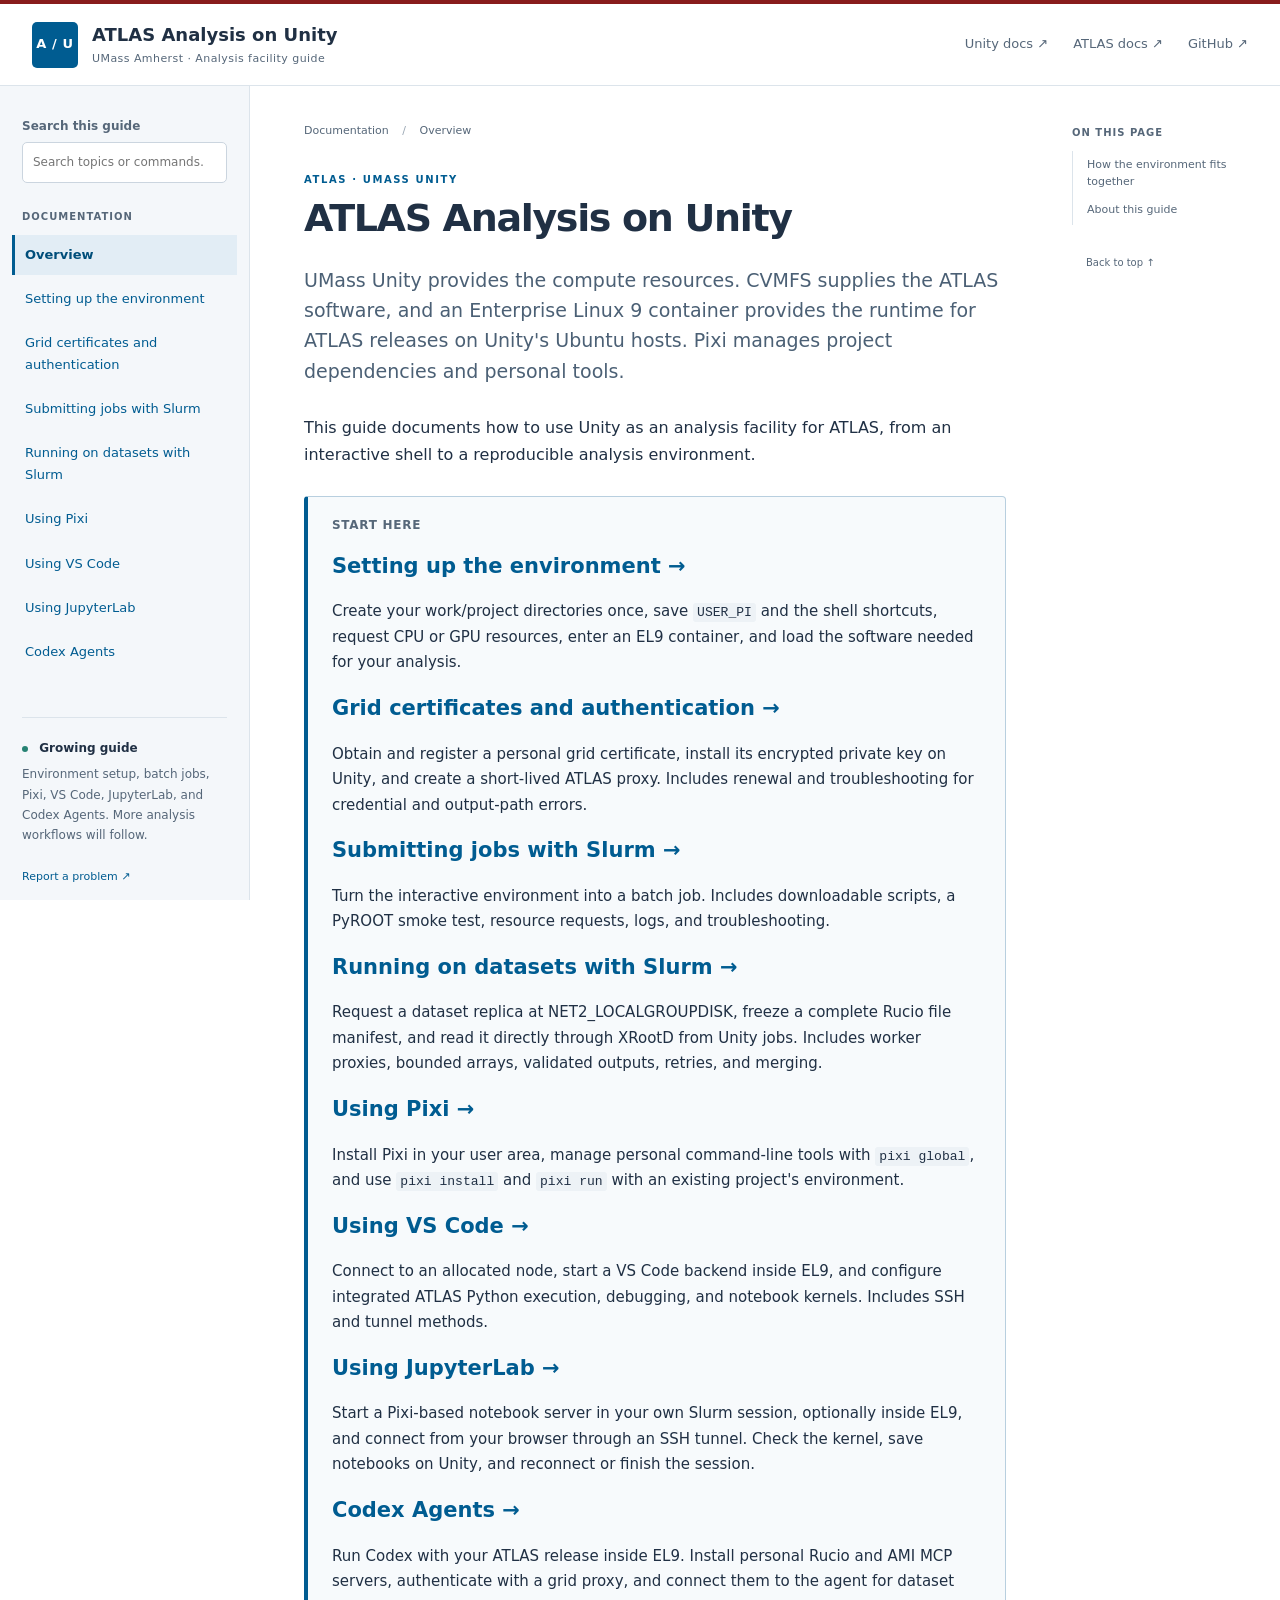
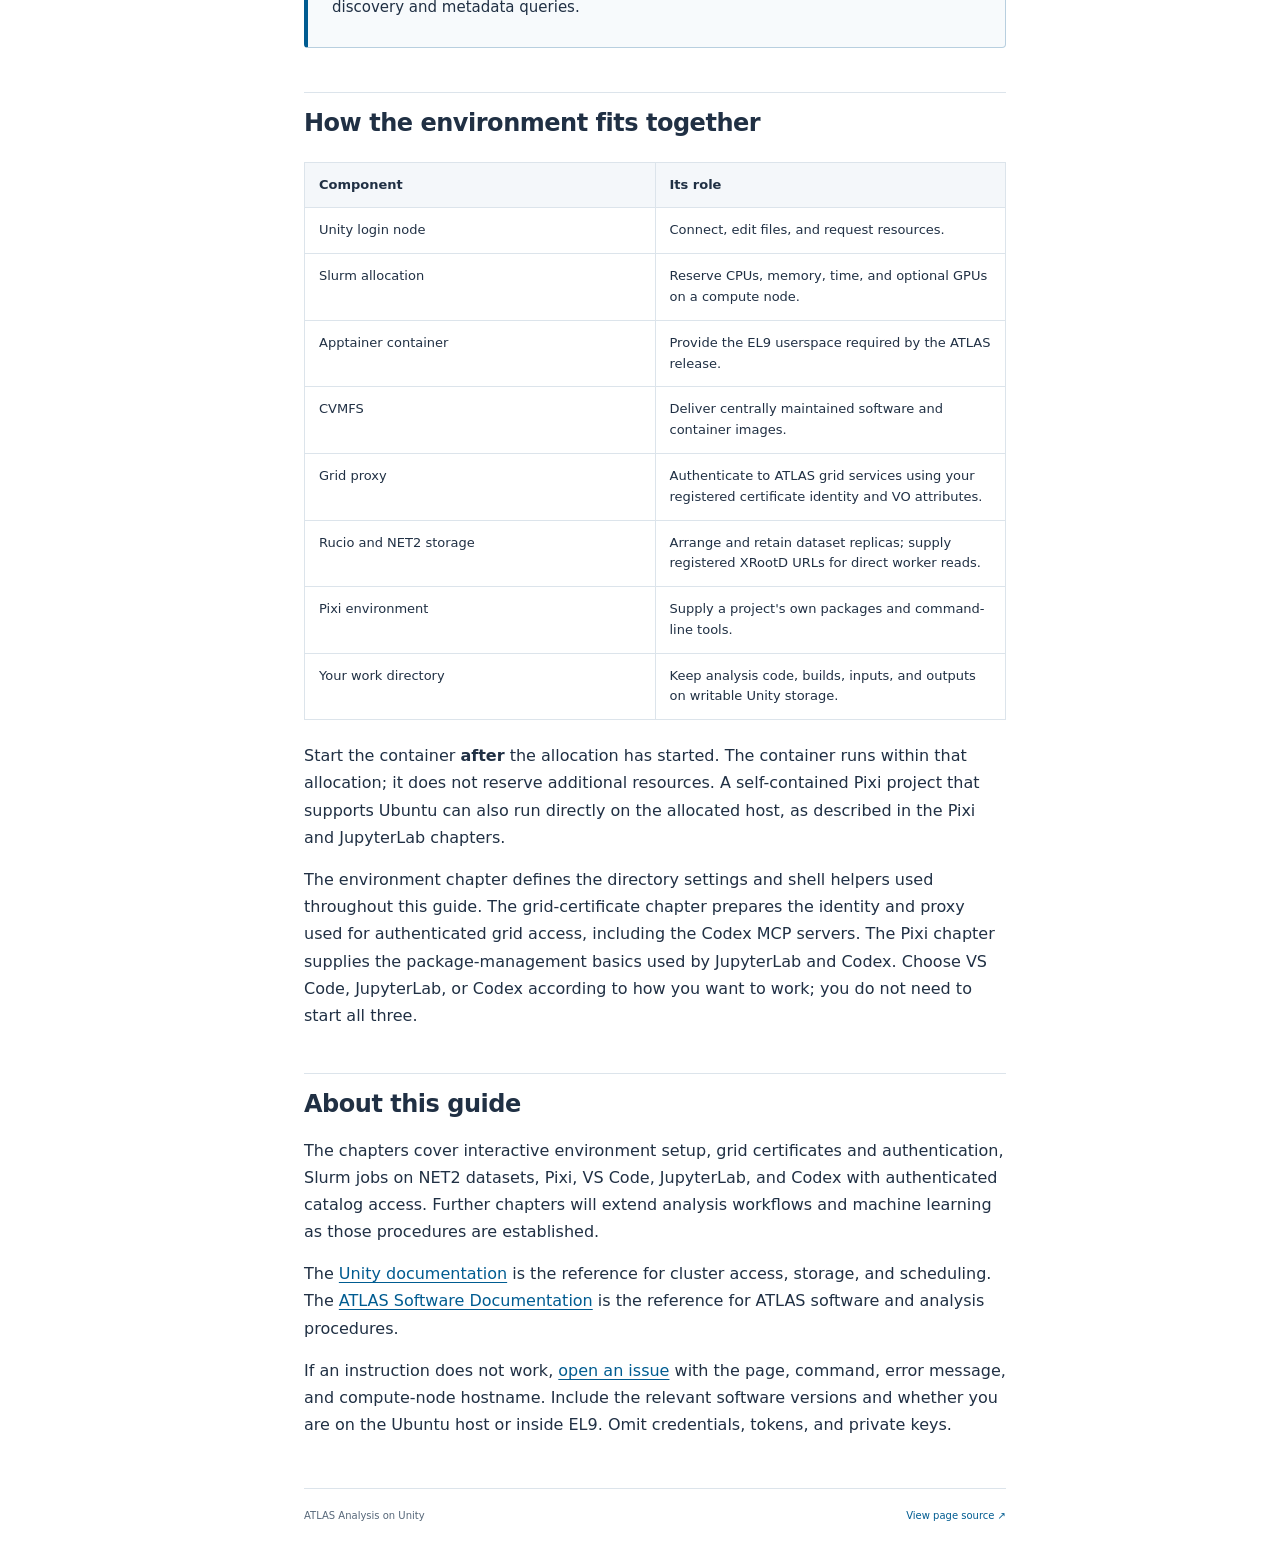
<file: index.html>
<!doctype html>
<html lang="en">
<head>
  <meta charset="utf-8">
  <meta name="viewport" content="width=device-width, initial-scale=1">
  <title>ATLAS Analysis on Unity | ATLAS on Unity</title>
  <meta name="description" content="A practical guide to ATLAS analysis on UMass Unity.">
  <link rel="stylesheet" href="./assets/style.css">
  <script defer src="./assets/search-index.js"></script>
  <script defer src="./assets/site.js"></script>
</head>
<body data-root="./">
<a class="skip" href="#main">Skip to content</a>
<header class="topbar">
  <a class="brand" href="./index.html"><span class="brand-mark" aria-hidden="true">A / U</span><span>ATLAS Analysis on Unity<small>UMass Amherst · Analysis facility guide</small></span></a>
  <nav class="external" aria-label="External resources"><a href="https://docs.unity.rc.umass.edu/documentation/">Unity docs ↗</a><a href="https://atlas-software.docs.cern.ch/">ATLAS docs ↗</a><a href="https://github.com/rafaellopesdesa/unity_atlas">GitHub ↗</a></nav>
  <button class="menu-toggle" aria-controls="sidebar" aria-expanded="false" hidden>Menu</button>
</header>
<div class="layout">
  <aside class="sidebar" id="sidebar">
    <div class="search" hidden><label for="search-input">Search this guide</label><input id="search-input" type="search" placeholder="Search topics or commands…" autocomplete="off"><p id="search-status" aria-live="polite"></p><ul id="search-results" hidden></ul></div>
    <p class="nav-label">Documentation</p>
    <nav class="chapters" aria-label="Chapters"><a aria-current="page" href="index.html">Overview</a><a href="setting-up-environment/index.html">Setting up the environment</a><a href="grid-certificates/index.html">Grid certificates and authentication</a><a href="submitting-jobs/index.html">Submitting jobs with Slurm</a><a href="running-on-datasets/index.html">Running on datasets with Slurm</a><a href="using-pixi/index.html">Using Pixi</a><a href="using-vscode/index.html">Using VS Code</a><a href="using-jupyterlab/index.html">Using JupyterLab</a><a href="codex-agents/index.html">Codex Agents</a></nav>
    <div class="sidebar-note"><span class="status-dot"></span> Growing guide<p>Environment setup, batch jobs, Pixi, VS Code, JupyterLab, and Codex Agents. More analysis workflows will follow.</p></div>
    <a class="sidebar-source" href="https://github.com/rafaellopesdesa/unity_atlas/issues">Report a problem ↗</a>
  </aside>
  <main id="main" tabindex="-1">
    <div class="breadcrumb">Documentation <span>/</span> Overview</div>
    <div class="eyebrow">ATLAS · UMASS UNITY</div>
    <h1>ATLAS Analysis on Unity</h1>
    <article><p>UMass Unity provides the compute resources. CVMFS supplies the ATLAS software, and an Enterprise Linux 9 container provides the runtime for ATLAS releases on Unity's Ubuntu hosts. Pixi manages project dependencies and personal tools.</p>
<p>This guide documents how to use Unity as an analysis facility for ATLAS, from an interactive shell to a reproducible analysis environment.</p>
<section id="start-here" class="start-panel">
<h2>Start here</h2>
<p><strong><a href="setting-up-environment/">Setting up the environment →</a></strong></p>
<p>Create your work/project directories once, save <code>USER_PI</code> and the shell shortcuts, request CPU or GPU resources, enter an EL9 container, and load the software needed for your analysis.</p>
<p><strong><a href="grid-certificates/">Grid certificates and authentication →</a></strong></p>
<p>Obtain and register a personal grid certificate, install its encrypted private key on Unity, and create a short-lived ATLAS proxy. Includes renewal and troubleshooting for credential and output-path errors.</p>
<p><strong><a href="submitting-jobs/">Submitting jobs with Slurm →</a></strong></p>
<p>Turn the interactive environment into a batch job. Includes downloadable scripts, a PyROOT smoke test, resource requests, logs, and troubleshooting.</p>
<p><strong><a href="running-on-datasets/">Running on datasets with Slurm →</a></strong></p>
<p>Request a dataset replica at NET2_LOCALGROUPDISK, freeze a complete Rucio file manifest, and read it directly through XRootD from Unity jobs. Includes worker proxies, bounded arrays, validated outputs, retries, and merging.</p>
<p><strong><a href="using-pixi/">Using Pixi →</a></strong></p>
<p>Install Pixi in your user area, manage personal command-line tools with <code>pixi global</code>, and use <code>pixi install</code> and <code>pixi run</code> with an existing project's environment.</p>
<p><strong><a href="using-vscode/">Using VS Code →</a></strong></p>
<p>Connect to an allocated node, start a VS Code backend inside EL9, and configure integrated ATLAS Python execution, debugging, and notebook kernels. Includes SSH and tunnel methods.</p>
<p><strong><a href="using-jupyterlab/">Using JupyterLab →</a></strong></p>
<p>Start a Pixi-based notebook server in your own Slurm session, optionally inside EL9, and connect from your browser through an SSH tunnel. Check the kernel, save notebooks on Unity, and reconnect or finish the session.</p>
<p><strong><a href="codex-agents/">Codex Agents →</a></strong></p>
<p>Run Codex with your ATLAS release inside EL9. Install personal Rucio and AMI MCP servers, authenticate with a grid proxy, and connect them to the agent for dataset discovery and metadata queries.</p>
</section>
<h2 id="how-the-environment-fits-together">How the environment fits together</h2>
<table>
<colgroup>
<col style="width: 50%" />
<col style="width: 50%" />
</colgroup>
<thead>
<tr class="header">
<th>Component</th>
<th>Its role</th>
</tr>
</thead>
<tbody>
<tr class="odd">
<td>Unity login node</td>
<td>Connect, edit files, and request resources.</td>
</tr>
<tr class="even">
<td>Slurm allocation</td>
<td>Reserve CPUs, memory, time, and optional GPUs on a compute node.</td>
</tr>
<tr class="odd">
<td>Apptainer container</td>
<td>Provide the EL9 userspace required by the ATLAS release.</td>
</tr>
<tr class="even">
<td>CVMFS</td>
<td>Deliver centrally maintained software and container images.</td>
</tr>
<tr class="odd">
<td>Grid proxy</td>
<td>Authenticate to ATLAS grid services using your registered certificate identity and VO attributes.</td>
</tr>
<tr class="even">
<td>Rucio and NET2 storage</td>
<td>Arrange and retain dataset replicas; supply registered XRootD URLs for direct worker reads.</td>
</tr>
<tr class="odd">
<td>Pixi environment</td>
<td>Supply a project's own packages and command-line tools.</td>
</tr>
<tr class="even">
<td>Your work directory</td>
<td>Keep analysis code, builds, inputs, and outputs on writable Unity storage.</td>
</tr>
</tbody>
</table>
<p>Start the container <strong>after</strong> the allocation has started. The container runs within that allocation; it does not reserve additional resources. A self-contained Pixi project that supports Ubuntu can also run directly on the allocated host, as described in the Pixi and JupyterLab chapters.</p>
<p>The environment chapter defines the directory settings and shell helpers used throughout this guide. The grid-certificate chapter prepares the identity and proxy used for authenticated grid access, including the Codex MCP servers. The Pixi chapter supplies the package-management basics used by JupyterLab and Codex. Choose VS Code, JupyterLab, or Codex according to how you want to work; you do not need to start all three.</p>
<h2 id="about-this-guide">About this guide</h2>
<p>The chapters cover interactive environment setup, grid certificates and authentication, Slurm jobs on NET2 datasets, Pixi, VS Code, JupyterLab, and Codex with authenticated catalog access. Further chapters will extend analysis workflows and machine learning as those procedures are established.</p>
<p>The <a href="https://docs.unity.rc.umass.edu/documentation/">Unity documentation</a> is the reference for cluster access, storage, and scheduling. The <a href="https://atlas-software.docs.cern.ch/">ATLAS Software Documentation</a> is the reference for ATLAS software and analysis procedures.</p>
<p>If an instruction does not work, <a href="https://github.com/rafaellopesdesa/unity_atlas/issues">open an issue</a> with the page, command, error message, and compute-node hostname. Include the relevant software versions and whether you are on the Ubuntu host or inside EL9. Omit credentials, tokens, and private keys.</p>
</article>
    <footer><span>ATLAS Analysis on Unity</span><a href="https://github.com/rafaellopesdesa/unity_atlas/blob/main/docs/index.md">View page source ↗</a></footer>
  </main>
  <aside class="toc" aria-label="On this page"><p class="nav-label">On this page</p><nav><a href="#how-the-environment-fits-together">How the environment fits together</a><a href="#about-this-guide">About this guide</a></nav><a class="back-top" href="#main">Back to top ↑</a></aside>
</div>
</body>
</html>
</file>
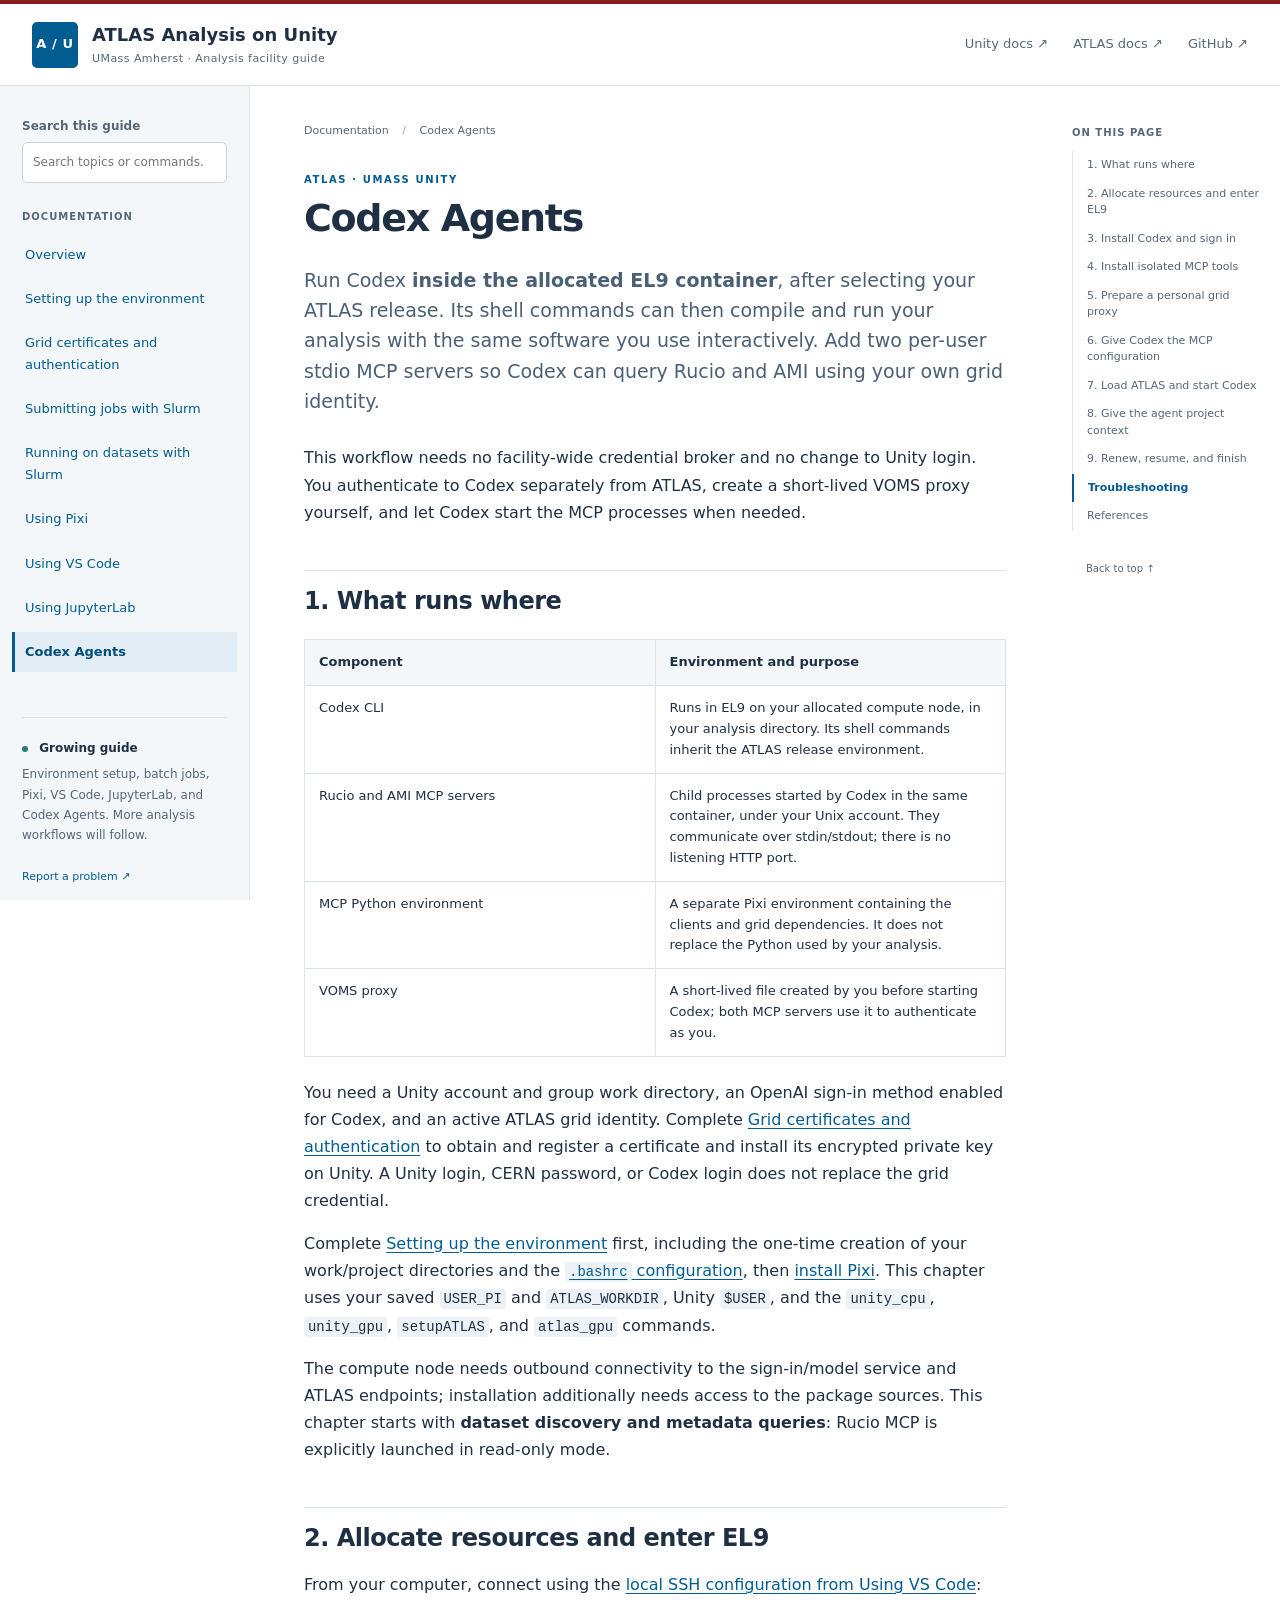
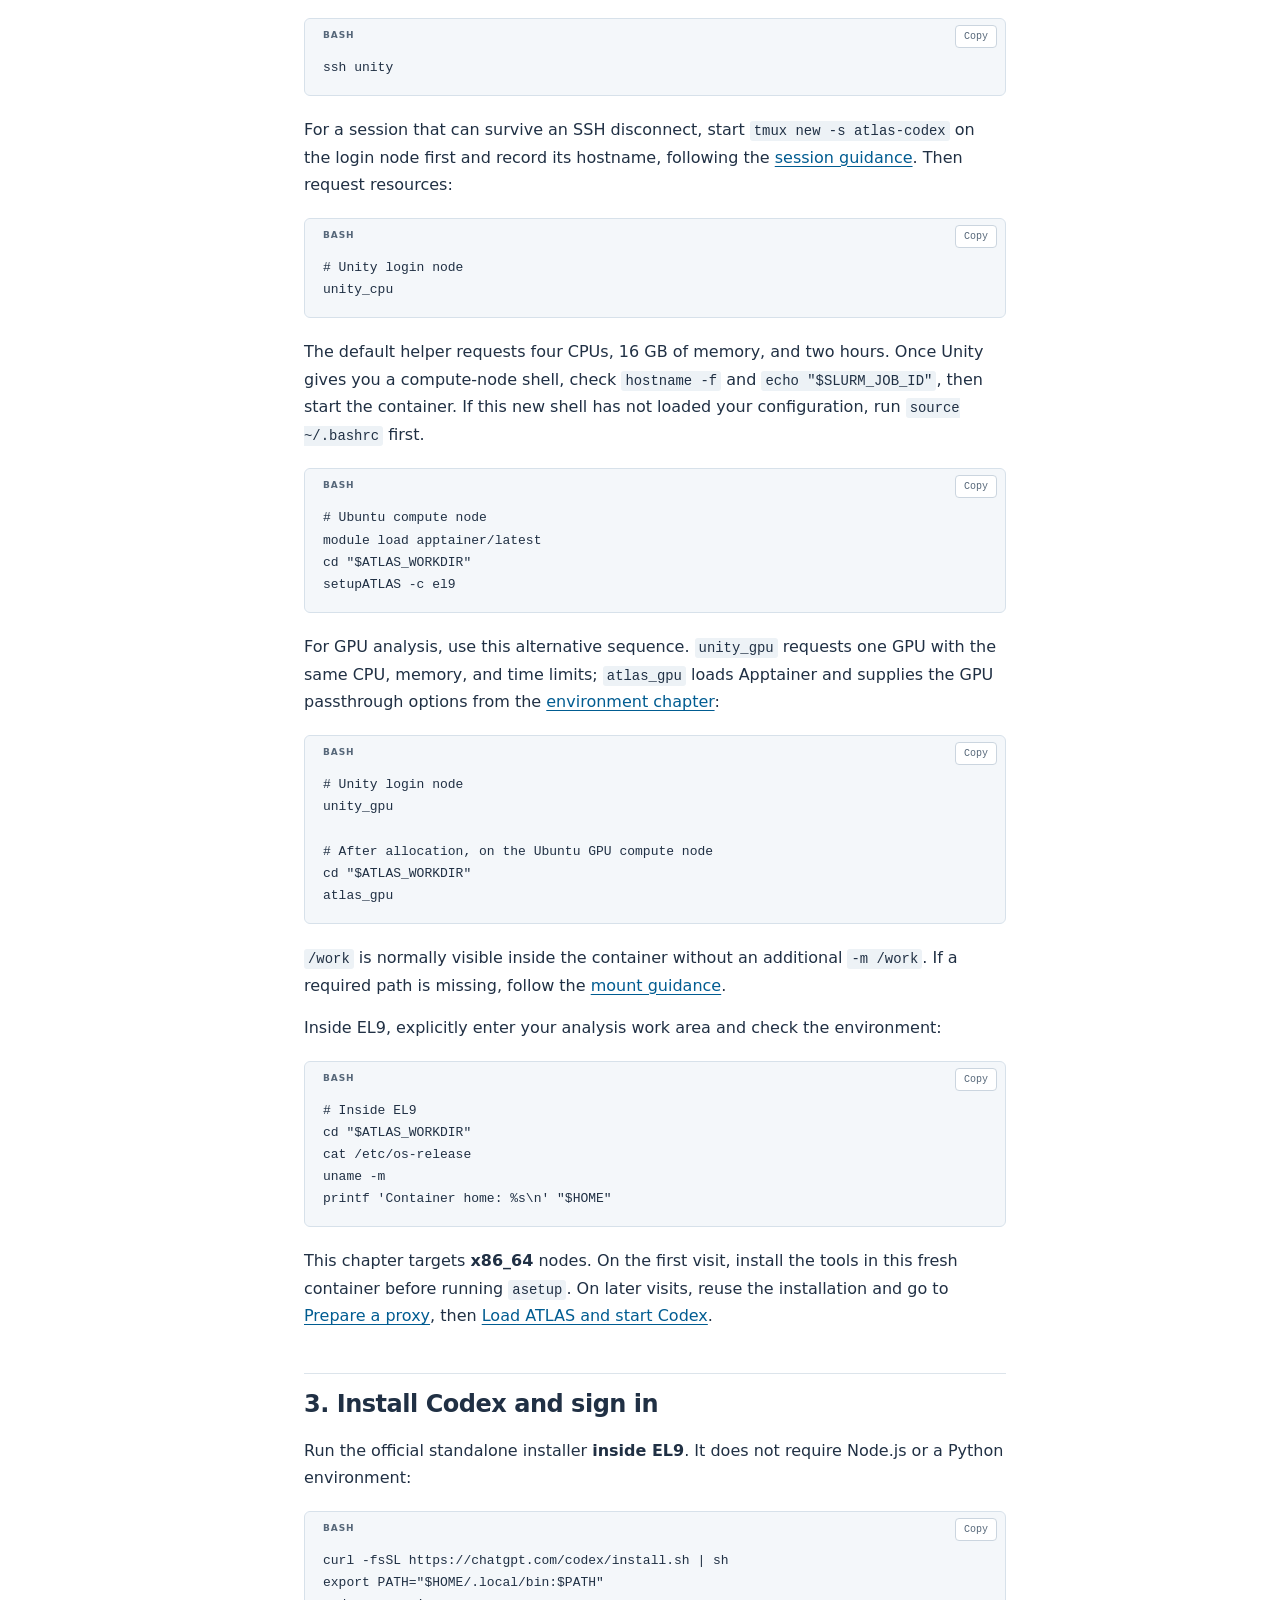
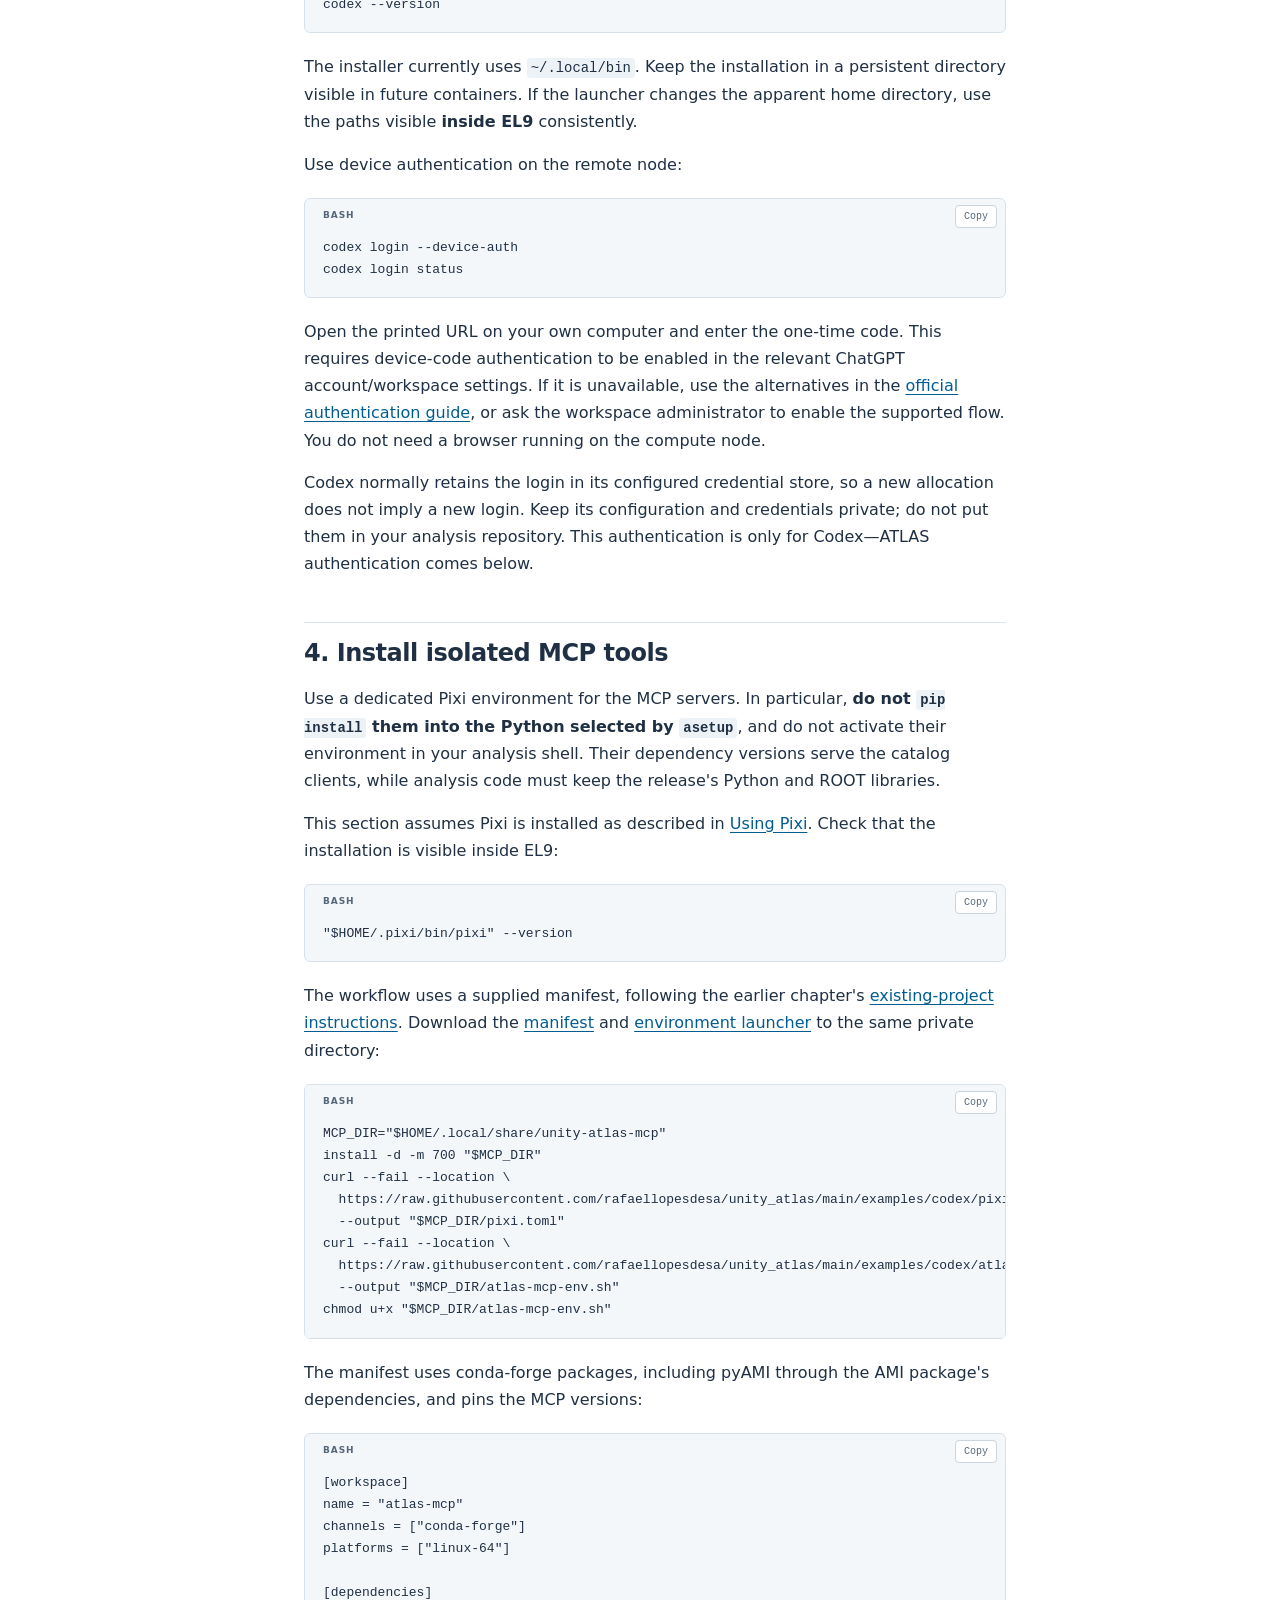
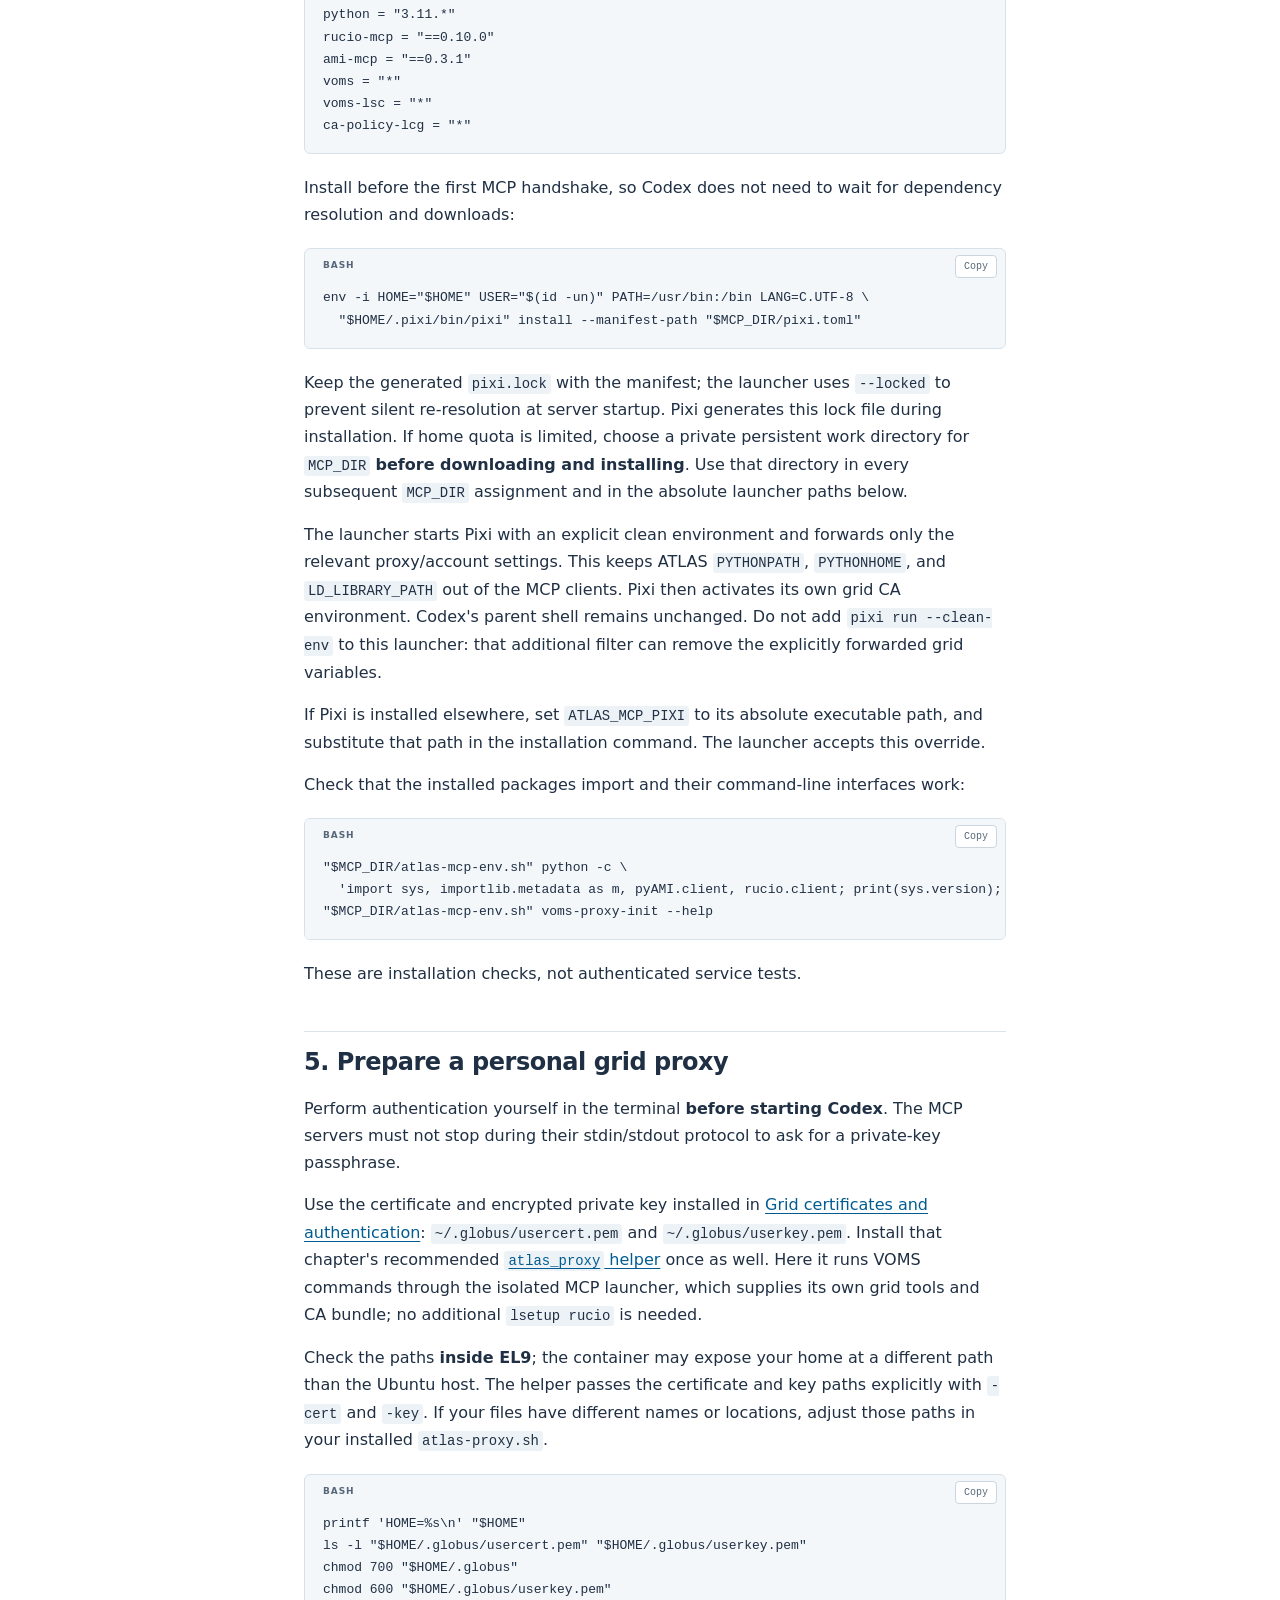
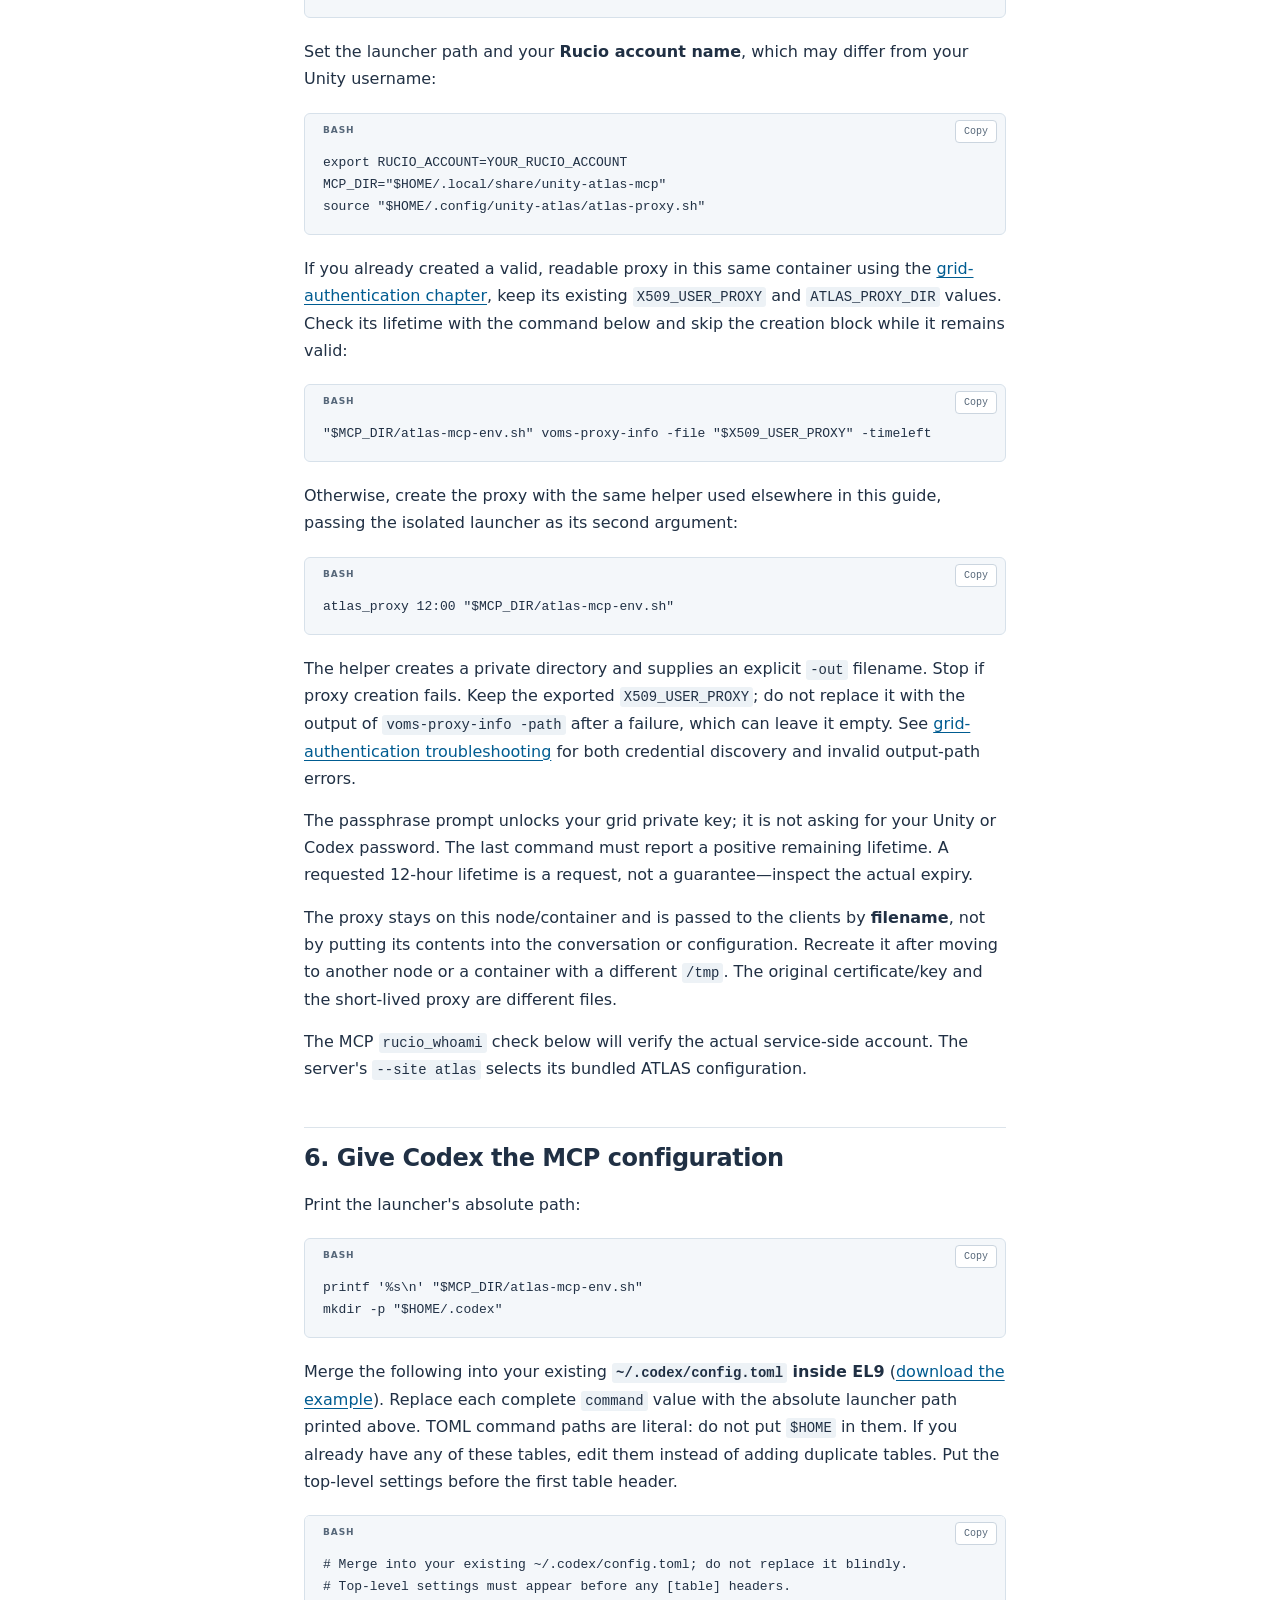
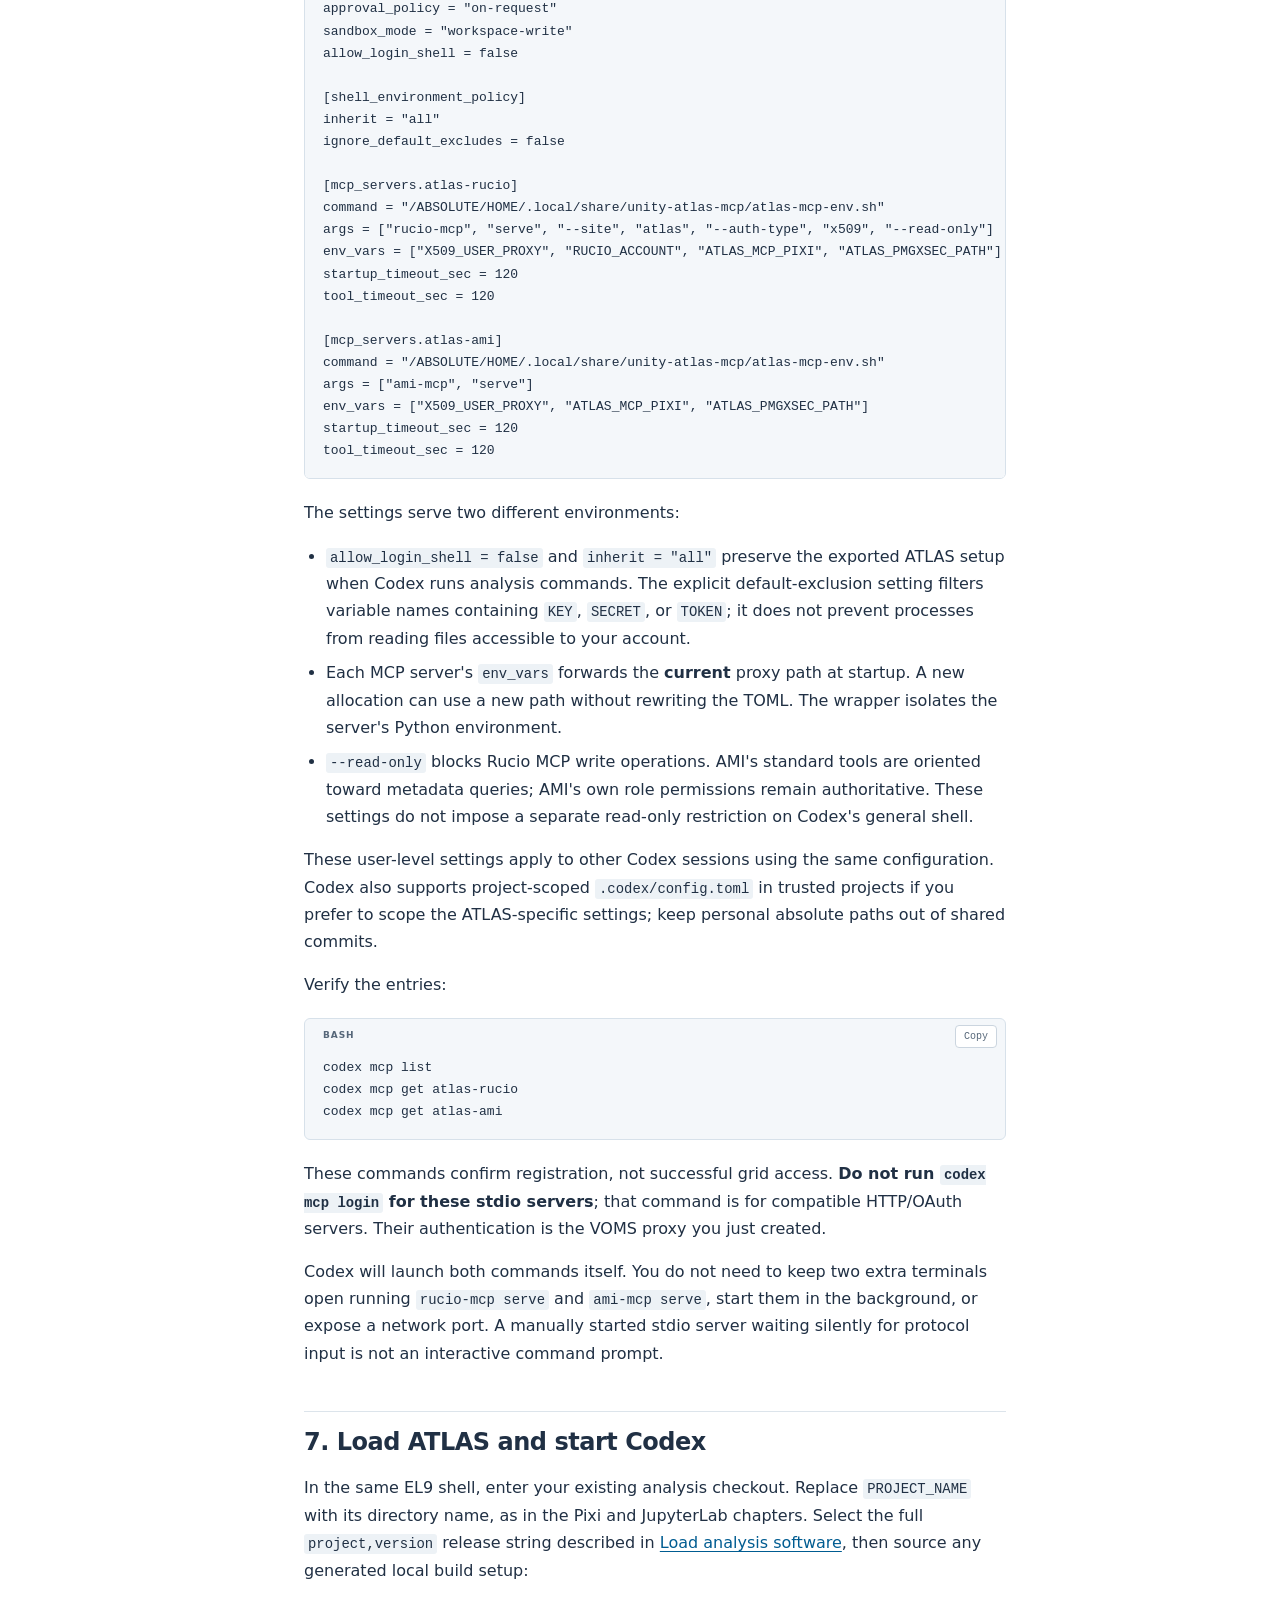
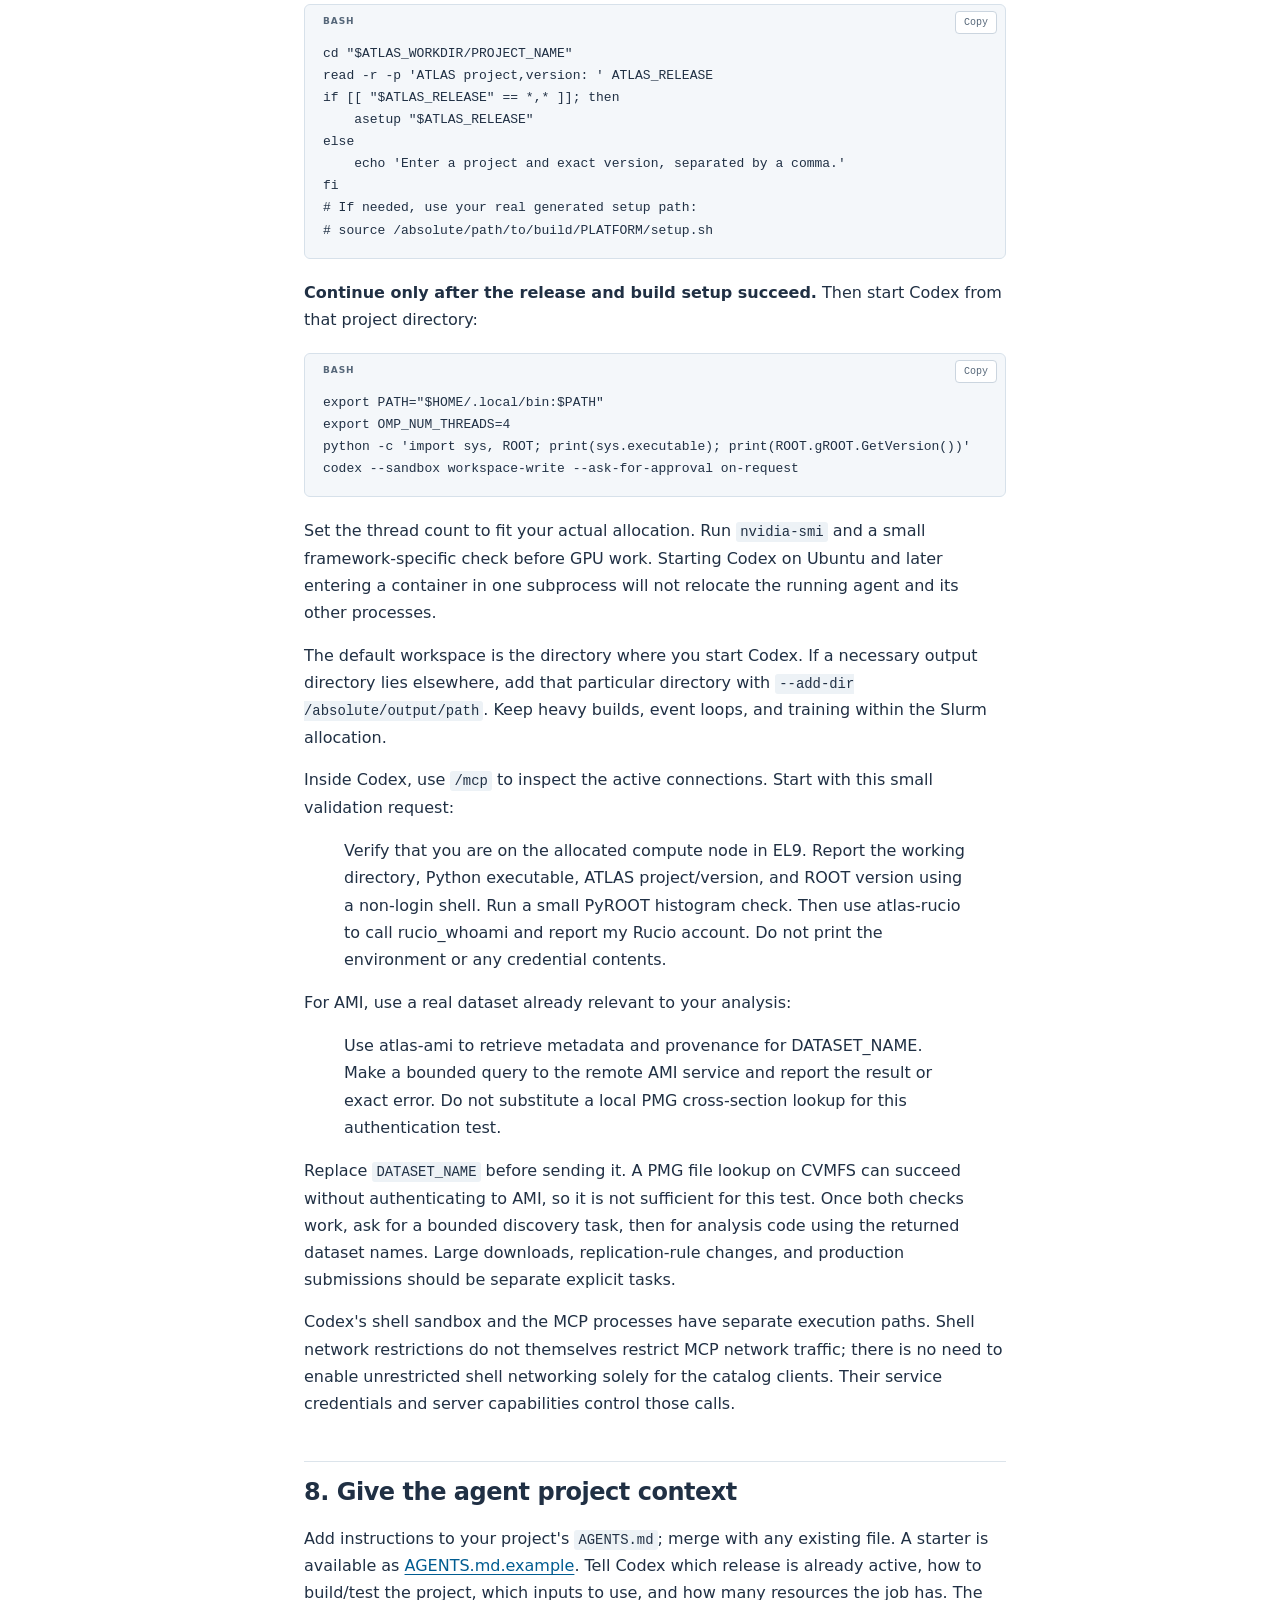
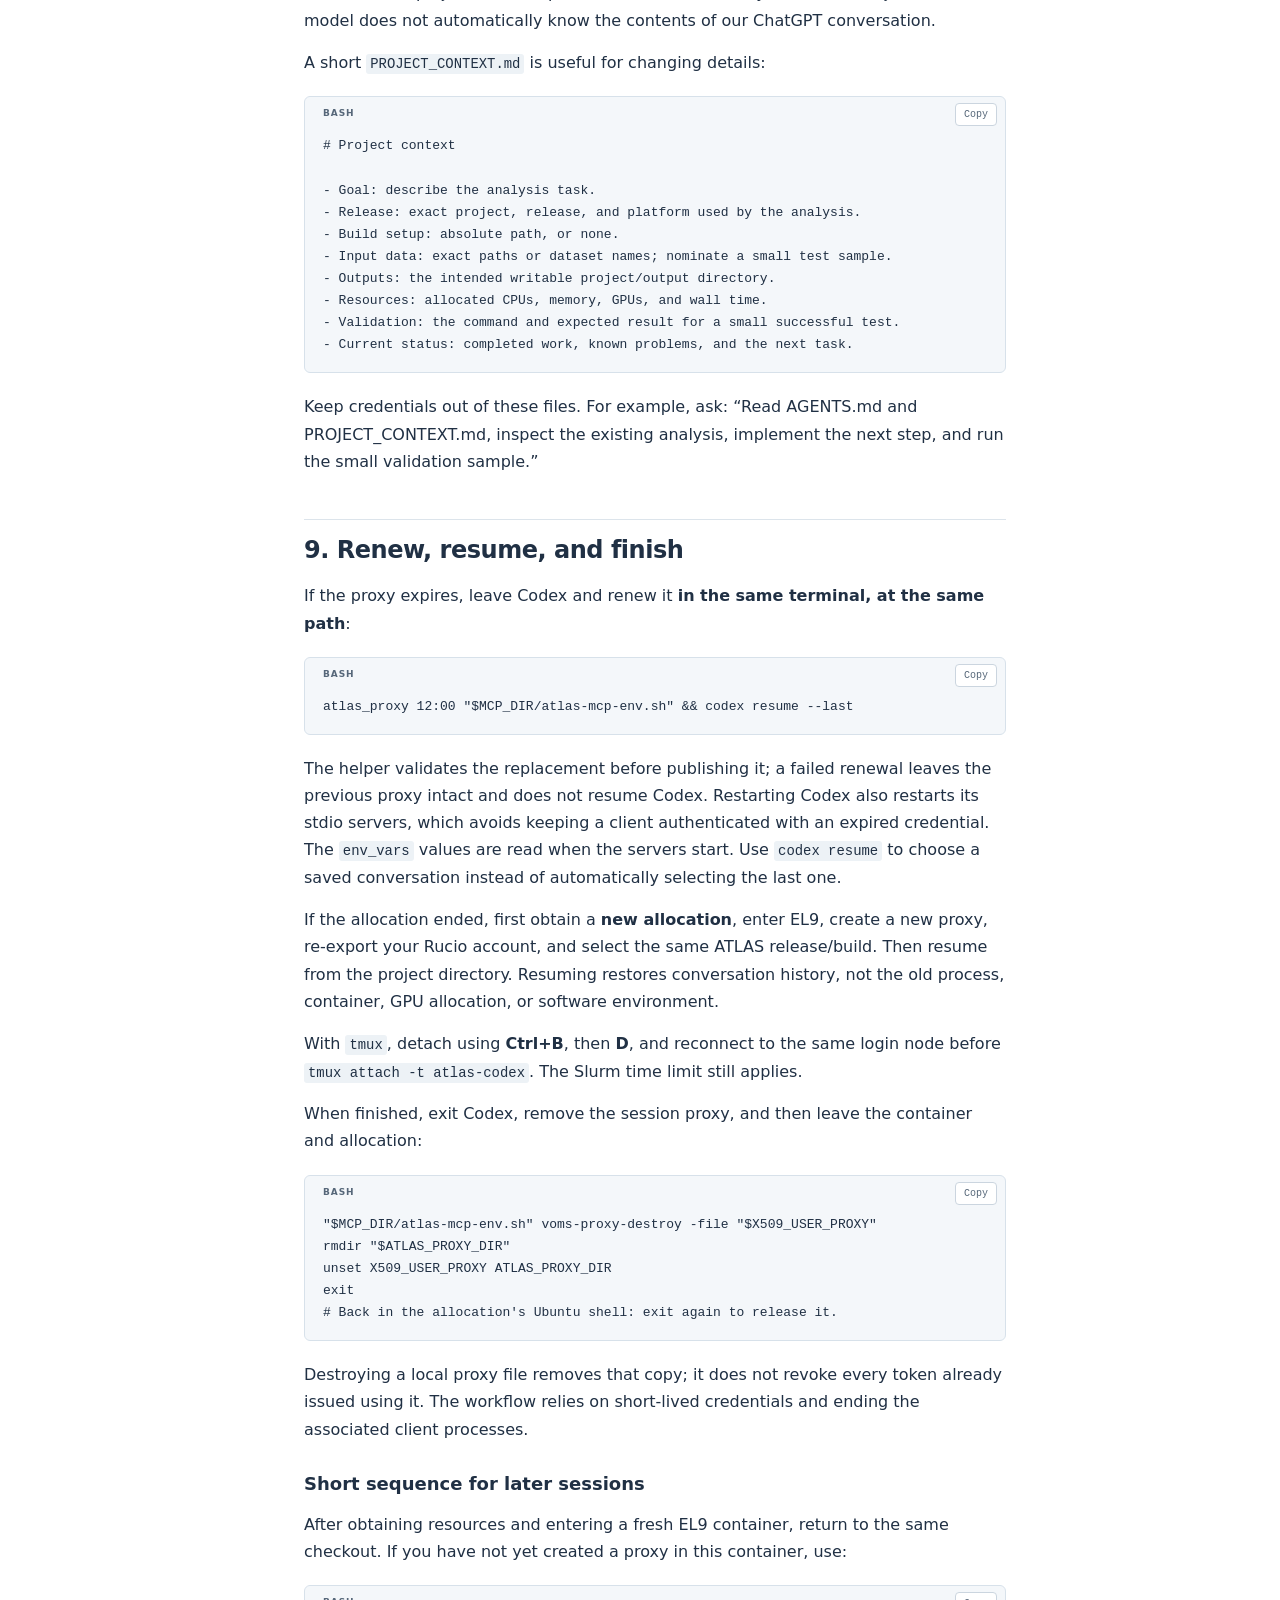
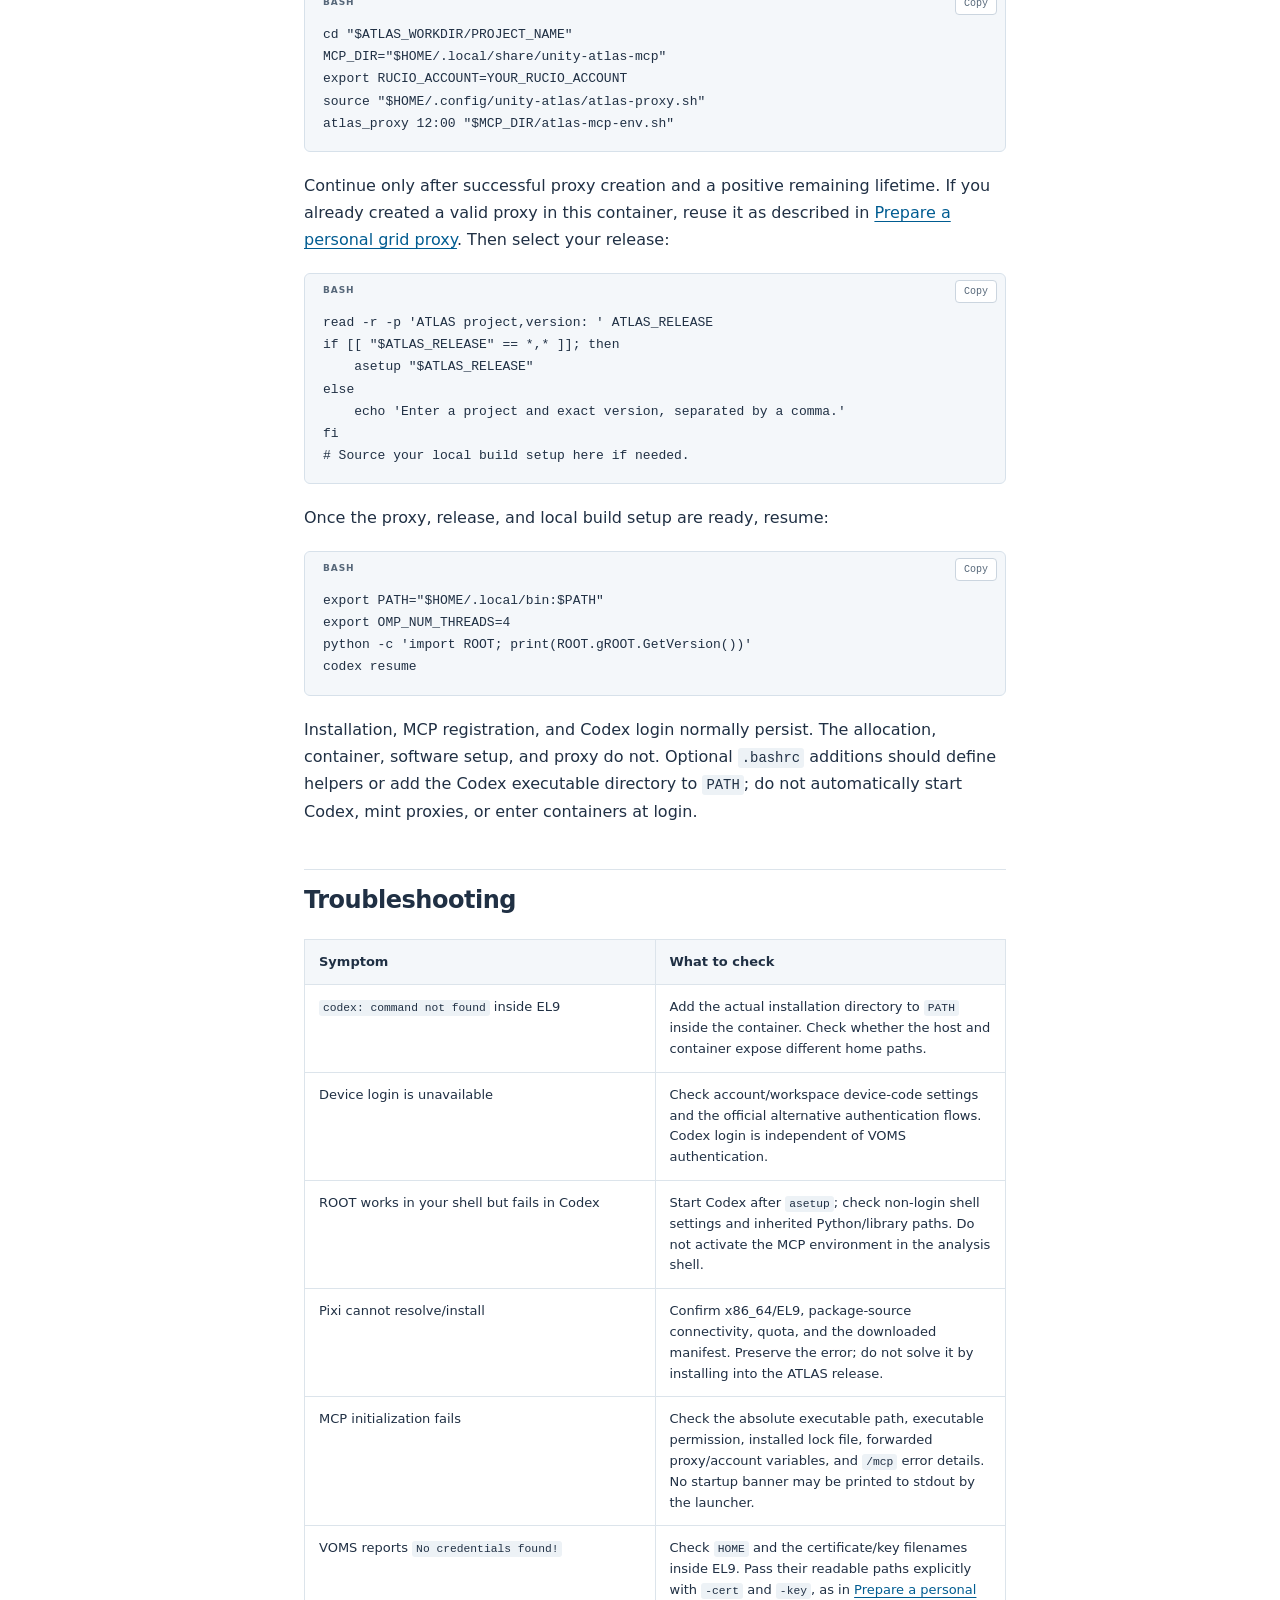
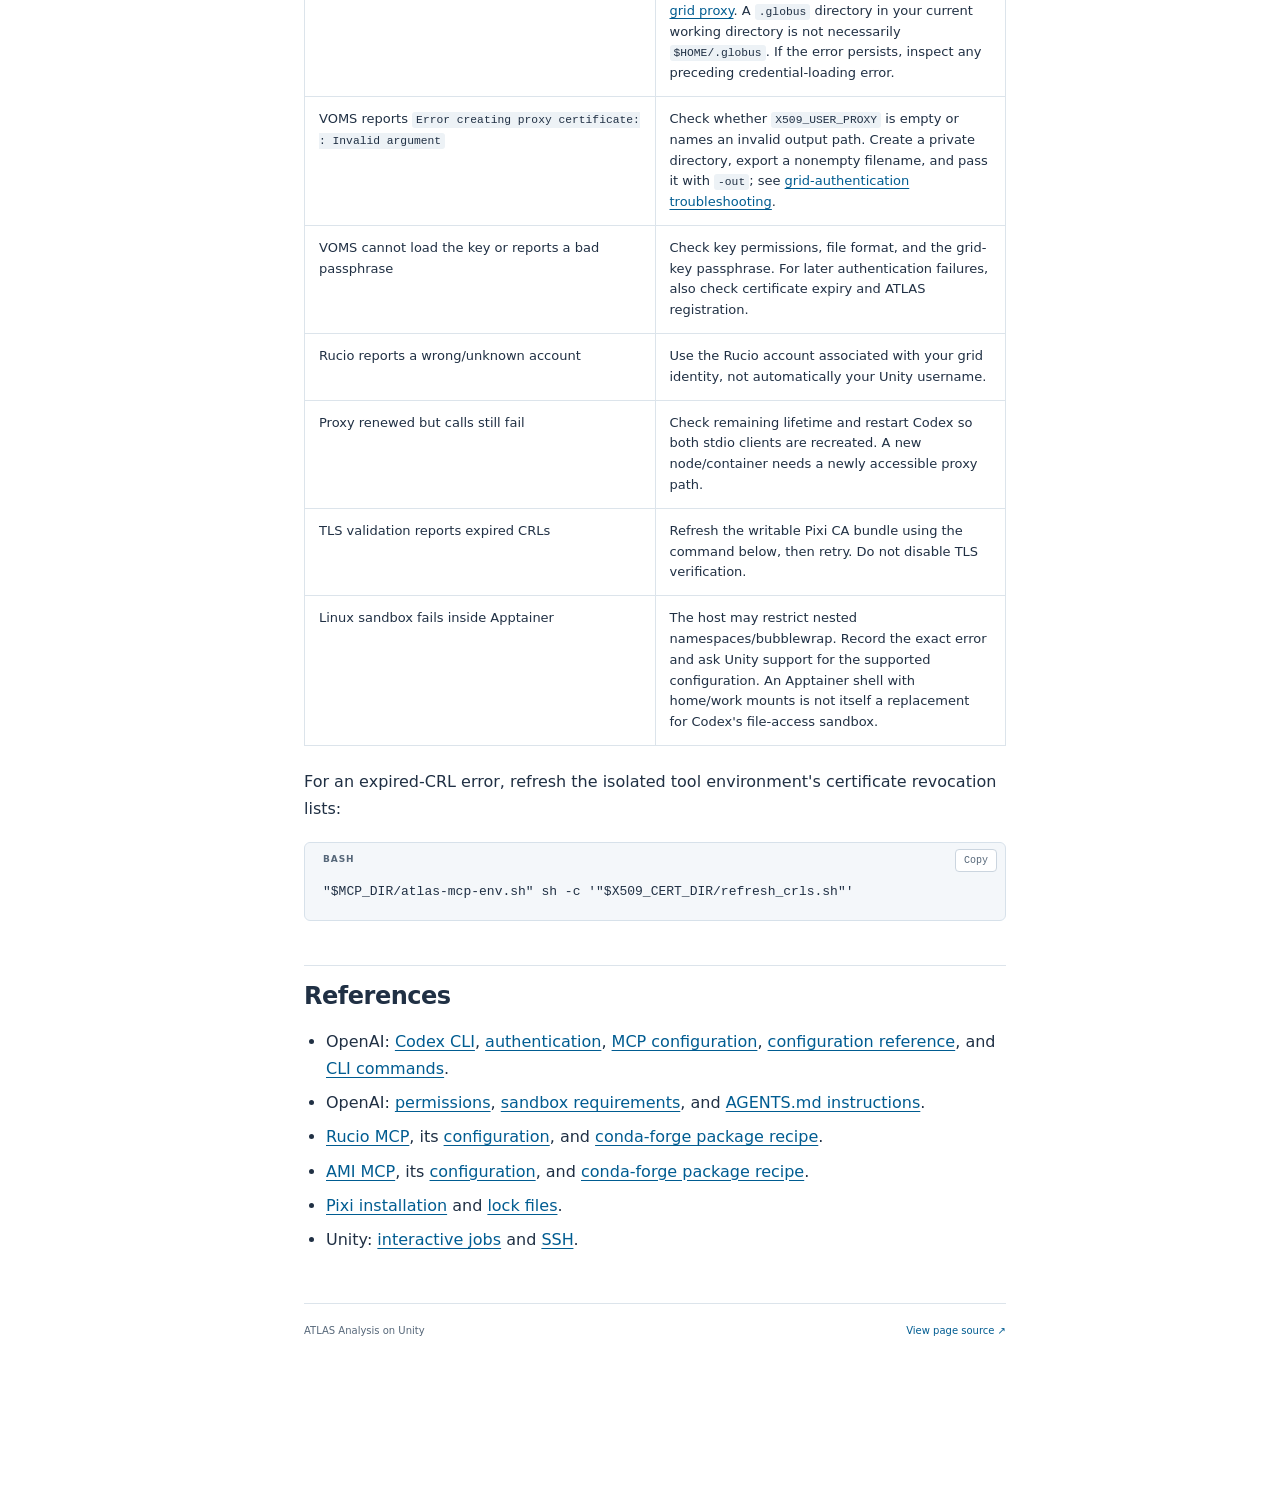
<file: codex-agents/index.html>
<!doctype html>
<html lang="en">
<head>
  <meta charset="utf-8">
  <meta name="viewport" content="width=device-width, initial-scale=1">
  <title>Codex Agents | ATLAS on Unity</title>
  <meta name="description" content="Run Codex inside EL9 with ATLAS software and personal Rucio and AMI MCP servers, from installation and grid authentication to session renewal.">
  <link rel="stylesheet" href="../assets/style.css">
  <script defer src="../assets/search-index.js"></script>
  <script defer src="../assets/site.js"></script>
</head>
<body data-root="../">
<a class="skip" href="#main">Skip to content</a>
<header class="topbar">
  <a class="brand" href="../index.html"><span class="brand-mark" aria-hidden="true">A / U</span><span>ATLAS Analysis on Unity<small>UMass Amherst · Analysis facility guide</small></span></a>
  <nav class="external" aria-label="External resources"><a href="https://docs.unity.rc.umass.edu/documentation/">Unity docs ↗</a><a href="https://atlas-software.docs.cern.ch/">ATLAS docs ↗</a><a href="https://github.com/rafaellopesdesa/unity_atlas">GitHub ↗</a></nav>
  <button class="menu-toggle" aria-controls="sidebar" aria-expanded="false" hidden>Menu</button>
</header>
<div class="layout">
  <aside class="sidebar" id="sidebar">
    <div class="search" hidden><label for="search-input">Search this guide</label><input id="search-input" type="search" placeholder="Search topics or commands…" autocomplete="off"><p id="search-status" aria-live="polite"></p><ul id="search-results" hidden></ul></div>
    <p class="nav-label">Documentation</p>
    <nav class="chapters" aria-label="Chapters"><a href="../index.html">Overview</a><a href="../setting-up-environment/index.html">Setting up the environment</a><a href="../grid-certificates/index.html">Grid certificates and authentication</a><a href="../submitting-jobs/index.html">Submitting jobs with Slurm</a><a href="../running-on-datasets/index.html">Running on datasets with Slurm</a><a href="../using-pixi/index.html">Using Pixi</a><a href="../using-vscode/index.html">Using VS Code</a><a href="../using-jupyterlab/index.html">Using JupyterLab</a><a aria-current="page" href="index.html">Codex Agents</a></nav>
    <div class="sidebar-note"><span class="status-dot"></span> Growing guide<p>Environment setup, batch jobs, Pixi, VS Code, JupyterLab, and Codex Agents. More analysis workflows will follow.</p></div>
    <a class="sidebar-source" href="https://github.com/rafaellopesdesa/unity_atlas/issues">Report a problem ↗</a>
  </aside>
  <main id="main" tabindex="-1">
    <div class="breadcrumb">Documentation <span>/</span> Codex Agents</div>
    <div class="eyebrow">ATLAS · UMASS UNITY</div>
    <h1>Codex Agents</h1>
    <article><p>Run Codex <strong>inside the allocated EL9 container</strong>, after selecting your ATLAS release. Its shell commands can then compile and run your analysis with the same software you use interactively. Add two per-user stdio MCP servers so Codex can query Rucio and AMI using your own grid identity.</p>
<p>This workflow needs no facility-wide credential broker and no change to Unity login. You authenticate to Codex separately from ATLAS, create a short-lived VOMS proxy yourself, and let Codex start the MCP processes when needed.</p>
<h2 id="overview">1. What runs where</h2>
<table>
<colgroup>
<col style="width: 50%" />
<col style="width: 50%" />
</colgroup>
<thead>
<tr class="header">
<th>Component</th>
<th>Environment and purpose</th>
</tr>
</thead>
<tbody>
<tr class="odd">
<td>Codex CLI</td>
<td>Runs in EL9 on your allocated compute node, in your analysis directory. Its shell commands inherit the ATLAS release environment.</td>
</tr>
<tr class="even">
<td>Rucio and AMI MCP servers</td>
<td>Child processes started by Codex in the same container, under your Unix account. They communicate over stdin/stdout; there is no listening HTTP port.</td>
</tr>
<tr class="odd">
<td>MCP Python environment</td>
<td>A separate Pixi environment containing the clients and grid dependencies. It does not replace the Python used by your analysis.</td>
</tr>
<tr class="even">
<td>VOMS proxy</td>
<td>A short-lived file created by you before starting Codex; both MCP servers use it to authenticate as you.</td>
</tr>
</tbody>
</table>
<p>You need a Unity account and group work directory, an OpenAI sign-in method enabled for Codex, and an active ATLAS grid identity. Complete <a href="../grid-certificates/">Grid certificates and authentication</a> to obtain and register a certificate and install its encrypted private key on Unity. A Unity login, CERN password, or Codex login does not replace the grid credential.</p>
<p>Complete <a href="../setting-up-environment/">Setting up the environment</a> first, including the one-time creation of your work/project directories and the <a href="../setting-up-environment/#bashrc"><code>.bashrc</code> configuration</a>, then <a href="../using-pixi/#installation">install Pixi</a>. This chapter uses your saved <code>USER_PI</code> and <code>ATLAS_WORKDIR</code>, Unity <code>$USER</code>, and the <code>unity_cpu</code>, <code>unity_gpu</code>, <code>setupATLAS</code>, and <code>atlas_gpu</code> commands.</p>
<p>The compute node needs outbound connectivity to the sign-in/model service and ATLAS endpoints; installation additionally needs access to the package sources. This chapter starts with <strong>dataset discovery and metadata queries</strong>: Rucio MCP is explicitly launched in read-only mode.</p>
<h2 id="container">2. Allocate resources and enter EL9</h2>
<p>From your computer, connect using the <a href="../using-vscode/#configure-your-local-computer">local SSH configuration from Using VS Code</a>:</p>
<pre class="bash"><code>ssh unity</code></pre>
<p>For a session that can survive an SSH disconnect, start <code>tmux new -s atlas-codex</code> on the login node first and record its hostname, following the <a href="../setting-up-environment/#sessions">session guidance</a>. Then request resources:</p>
<pre class="bash"><code># Unity login node
unity_cpu</code></pre>
<p>The default helper requests four CPUs, 16 GB of memory, and two hours. Once Unity gives you a compute-node shell, check <code>hostname -f</code> and <code>echo "$SLURM_JOB_ID"</code>, then start the container. If this new shell has not loaded your configuration, run <code>source ~/.bashrc</code> first.</p>
<pre class="bash"><code># Ubuntu compute node
module load apptainer/latest
cd &quot;$ATLAS_WORKDIR&quot;
setupATLAS -c el9</code></pre>
<p>For GPU analysis, use this alternative sequence. <code>unity_gpu</code> requests one GPU with the same CPU, memory, and time limits; <code>atlas_gpu</code> loads Apptainer and supplies the GPU passthrough options from the <a href="../setting-up-environment/#gpu">environment chapter</a>:</p>
<pre class="bash"><code># Unity login node
unity_gpu

# After allocation, on the Ubuntu GPU compute node
cd &quot;$ATLAS_WORKDIR&quot;
atlas_gpu</code></pre>
<p><code>/work</code> is normally visible inside the container without an additional <code>-m /work</code>. If a required path is missing, follow the <a href="../setting-up-environment/#container">mount guidance</a>.</p>
<p>Inside EL9, explicitly enter your analysis work area and check the environment:</p>
<pre class="bash"><code># Inside EL9
cd &quot;$ATLAS_WORKDIR&quot;
cat /etc/os-release
uname -m
printf &#39;Container home: %s\n&#39; &quot;$HOME&quot;</code></pre>
<p>This chapter targets <strong>x86_64</strong> nodes. On the first visit, install the tools in this fresh container before running <code>asetup</code>. On later visits, reuse the installation and go to <a href="#grid-auth">Prepare a proxy</a>, then <a href="#start">Load ATLAS and start Codex</a>.</p>
<h2 id="codex-install">3. Install Codex and sign in</h2>
<p>Run the official standalone installer <strong>inside EL9</strong>. It does not require Node.js or a Python environment:</p>
<pre class="bash"><code>curl -fsSL https://chatgpt.com/codex/install.sh | sh
export PATH=&quot;$HOME/.local/bin:$PATH&quot;
codex --version</code></pre>
<p>The installer currently uses <code>~/.local/bin</code>. Keep the installation in a persistent directory visible in future containers. If the launcher changes the apparent home directory, use the paths visible <strong>inside EL9</strong> consistently.</p>
<p>Use device authentication on the remote node:</p>
<pre class="bash"><code>codex login --device-auth
codex login status</code></pre>
<p>Open the printed URL on your own computer and enter the one-time code. This requires device-code authentication to be enabled in the relevant ChatGPT account/workspace settings. If it is unavailable, use the alternatives in the <a href="https://developers.openai.com/codex/auth/">official authentication guide</a>, or ask the workspace administrator to enable the supported flow. You do not need a browser running on the compute node.</p>
<p>Codex normally retains the login in its configured credential store, so a new allocation does not imply a new login. Keep its configuration and credentials private; do not put them in your analysis repository. This authentication is only for Codex—ATLAS authentication comes below.</p>
<h2 id="mcp-install">4. Install isolated MCP tools</h2>
<p>Use a dedicated Pixi environment for the MCP servers. In particular, <strong>do not <code>pip install</code> them into the Python selected by <code>asetup</code></strong>, and do not activate their environment in your analysis shell. Their dependency versions serve the catalog clients, while analysis code must keep the release's Python and ROOT libraries.</p>
<p>This section assumes Pixi is installed as described in <a href="../using-pixi/#installation">Using Pixi</a>. Check that the installation is visible inside EL9:</p>
<pre class="bash"><code>&quot;$HOME/.pixi/bin/pixi&quot; --version</code></pre>
<p>The workflow uses a supplied manifest, following the earlier chapter's <a href="../using-pixi/#projects">existing-project instructions</a>. Download the <a href="../examples/codex/pixi.toml">manifest</a> and <a href="../examples/codex/atlas-mcp-env.sh">environment launcher</a> to the same private directory:</p>
<pre class="bash"><code>MCP_DIR=&quot;$HOME/.local/share/unity-atlas-mcp&quot;
install -d -m 700 &quot;$MCP_DIR&quot;
curl --fail --location \
  https://raw.githubusercontent.com/rafaellopesdesa/unity_atlas/main/examples/codex/pixi.toml \
  --output &quot;$MCP_DIR/pixi.toml&quot;
curl --fail --location \
  https://raw.githubusercontent.com/rafaellopesdesa/unity_atlas/main/examples/codex/atlas-mcp-env.sh \
  --output &quot;$MCP_DIR/atlas-mcp-env.sh&quot;
chmod u+x &quot;$MCP_DIR/atlas-mcp-env.sh&quot;</code></pre>
<p>The manifest uses conda-forge packages, including pyAMI through the AMI package's dependencies, and pins the MCP versions:</p>
<pre class="toml"><code>[workspace]
name = &quot;atlas-mcp&quot;
channels = [&quot;conda-forge&quot;]
platforms = [&quot;linux-64&quot;]

[dependencies]
python = &quot;3.11.*&quot;
rucio-mcp = &quot;==0.10.0&quot;
ami-mcp = &quot;==0.3.1&quot;
voms = &quot;*&quot;
voms-lsc = &quot;*&quot;
ca-policy-lcg = &quot;*&quot;</code></pre>
<p>Install before the first MCP handshake, so Codex does not need to wait for dependency resolution and downloads:</p>
<pre class="bash"><code>env -i HOME=&quot;$HOME&quot; USER=&quot;$(id -un)&quot; PATH=/usr/bin:/bin LANG=C.UTF-8 \
  &quot;$HOME/.pixi/bin/pixi&quot; install --manifest-path &quot;$MCP_DIR/pixi.toml&quot;</code></pre>
<p>Keep the generated <code>pixi.lock</code> with the manifest; the launcher uses <code>--locked</code> to prevent silent re-resolution at server startup. Pixi generates this lock file during installation. If home quota is limited, choose a private persistent work directory for <code>MCP_DIR</code> <strong>before downloading and installing</strong>. Use that directory in every subsequent <code>MCP_DIR</code> assignment and in the absolute launcher paths below.</p>
<p>The launcher starts Pixi with an explicit clean environment and forwards only the relevant proxy/account settings. This keeps ATLAS <code>PYTHONPATH</code>, <code>PYTHONHOME</code>, and <code>LD_LIBRARY_PATH</code> out of the MCP clients. Pixi then activates its own grid CA environment. Codex's parent shell remains unchanged. Do not add <code>pixi run --clean-env</code> to this launcher: that additional filter can remove the explicitly forwarded grid variables.</p>
<p>If Pixi is installed elsewhere, set <code>ATLAS_MCP_PIXI</code> to its absolute executable path, and substitute that path in the installation command. The launcher accepts this override.</p>
<p>Check that the installed packages import and their command-line interfaces work:</p>
<pre class="bash"><code>&quot;$MCP_DIR/atlas-mcp-env.sh&quot; python -c \
  &#39;import sys, importlib.metadata as m, pyAMI.client, rucio.client; print(sys.version); print(&quot;rucio-mcp&quot;, m.version(&quot;rucio-mcp&quot;)); print(&quot;ami-mcp&quot;, m.version(&quot;ami-mcp&quot;))&#39;
&quot;$MCP_DIR/atlas-mcp-env.sh&quot; voms-proxy-init --help</code></pre>
<p>These are installation checks, not authenticated service tests.</p>
<h2 id="grid-auth">5. Prepare a personal grid proxy</h2>
<p>Perform authentication yourself in the terminal <strong>before starting Codex</strong>. The MCP servers must not stop during their stdin/stdout protocol to ask for a private-key passphrase.</p>
<p>Use the certificate and encrypted private key installed in <a href="../grid-certificates/#install">Grid certificates and authentication</a>: <code>~/.globus/usercert.pem</code> and <code>~/.globus/userkey.pem</code>. Install that chapter's recommended <a href="../grid-certificates/#proxy-helper"><code>atlas_proxy</code> helper</a> once as well. Here it runs VOMS commands through the isolated MCP launcher, which supplies its own grid tools and CA bundle; no additional <code>lsetup rucio</code> is needed.</p>
<p>Check the paths <strong>inside EL9</strong>; the container may expose your home at a different path than the Ubuntu host. The helper passes the certificate and key paths explicitly with <code>-cert</code> and <code>-key</code>. If your files have different names or locations, adjust those paths in your installed <code>atlas-proxy.sh</code>.</p>
<pre class="bash"><code>printf &#39;HOME=%s\n&#39; &quot;$HOME&quot;
ls -l &quot;$HOME/.globus/usercert.pem&quot; &quot;$HOME/.globus/userkey.pem&quot;
chmod 700 &quot;$HOME/.globus&quot;
chmod 600 &quot;$HOME/.globus/userkey.pem&quot;</code></pre>
<p>Set the launcher path and your <strong>Rucio account name</strong>, which may differ from your Unity username:</p>
<pre class="bash"><code>export RUCIO_ACCOUNT=YOUR_RUCIO_ACCOUNT
MCP_DIR=&quot;$HOME/.local/share/unity-atlas-mcp&quot;
source &quot;$HOME/.config/unity-atlas/atlas-proxy.sh&quot;</code></pre>
<p>If you already created a valid, readable proxy in this same container using the <a href="../grid-certificates/#create-proxy">grid-authentication chapter</a>, keep its existing <code>X509_USER_PROXY</code> and <code>ATLAS_PROXY_DIR</code> values. Check its lifetime with the command below and skip the creation block while it remains valid:</p>
<pre class="bash"><code>&quot;$MCP_DIR/atlas-mcp-env.sh&quot; voms-proxy-info -file &quot;$X509_USER_PROXY&quot; -timeleft</code></pre>
<p>Otherwise, create the proxy with the same helper used elsewhere in this guide, passing the isolated launcher as its second argument:</p>
<pre class="bash"><code>atlas_proxy 12:00 &quot;$MCP_DIR/atlas-mcp-env.sh&quot;</code></pre>
<p>The helper creates a private directory and supplies an explicit <code>-out</code> filename. Stop if proxy creation fails. Keep the exported <code>X509_USER_PROXY</code>; do not replace it with the output of <code>voms-proxy-info -path</code> after a failure, which can leave it empty. See <a href="../grid-certificates/#troubleshooting">grid-authentication troubleshooting</a> for both credential discovery and invalid output-path errors.</p>
<p>The passphrase prompt unlocks your grid private key; it is not asking for your Unity or Codex password. The last command must report a positive remaining lifetime. A requested 12-hour lifetime is a request, not a guarantee—inspect the actual expiry.</p>
<p>The proxy stays on this node/container and is passed to the clients by <strong>filename</strong>, not by putting its contents into the conversation or configuration. Recreate it after moving to another node or a container with a different <code>/tmp</code>. The original certificate/key and the short-lived proxy are different files.</p>
<p>The MCP <code>rucio_whoami</code> check below will verify the actual service-side account. The server's <code>--site atlas</code> selects its bundled ATLAS configuration.</p>
<h2 id="configuration">6. Give Codex the MCP configuration</h2>
<p>Print the launcher's absolute path:</p>
<pre class="bash"><code>printf &#39;%s\n&#39; &quot;$MCP_DIR/atlas-mcp-env.sh&quot;
mkdir -p &quot;$HOME/.codex&quot;</code></pre>
<p>Merge the following into your existing <strong><code>~/.codex/config.toml</code> inside EL9</strong> (<a href="../examples/codex/config.toml">download the example</a>). Replace each complete <code>command</code> value with the absolute launcher path printed above. TOML command paths are literal: do not put <code>$HOME</code> in them. If you already have any of these tables, edit them instead of adding duplicate tables. Put the top-level settings before the first table header.</p>
<pre class="toml"><code># Merge into your existing ~/.codex/config.toml; do not replace it blindly.
# Top-level settings must appear before any [table] headers.
approval_policy = &quot;on-request&quot;
sandbox_mode = &quot;workspace-write&quot;
allow_login_shell = false

[shell_environment_policy]
inherit = &quot;all&quot;
ignore_default_excludes = false

[mcp_servers.atlas-rucio]
command = &quot;/ABSOLUTE/HOME/.local/share/unity-atlas-mcp/atlas-mcp-env.sh&quot;
args = [&quot;rucio-mcp&quot;, &quot;serve&quot;, &quot;--site&quot;, &quot;atlas&quot;, &quot;--auth-type&quot;, &quot;x509&quot;, &quot;--read-only&quot;]
env_vars = [&quot;X509_USER_PROXY&quot;, &quot;RUCIO_ACCOUNT&quot;, &quot;ATLAS_MCP_PIXI&quot;, &quot;ATLAS_PMGXSEC_PATH&quot;]
startup_timeout_sec = 120
tool_timeout_sec = 120

[mcp_servers.atlas-ami]
command = &quot;/ABSOLUTE/HOME/.local/share/unity-atlas-mcp/atlas-mcp-env.sh&quot;
args = [&quot;ami-mcp&quot;, &quot;serve&quot;]
env_vars = [&quot;X509_USER_PROXY&quot;, &quot;ATLAS_MCP_PIXI&quot;, &quot;ATLAS_PMGXSEC_PATH&quot;]
startup_timeout_sec = 120
tool_timeout_sec = 120</code></pre>
<p>The settings serve two different environments:</p>
<ul>
<li><code>allow_login_shell = false</code> and <code>inherit = "all"</code> preserve the exported ATLAS setup when Codex runs analysis commands. The explicit default-exclusion setting filters variable names containing <code>KEY</code>, <code>SECRET</code>, or <code>TOKEN</code>; it does not prevent processes from reading files accessible to your account.</li>
<li>Each MCP server's <code>env_vars</code> forwards the <strong>current</strong> proxy path at startup. A new allocation can use a new path without rewriting the TOML. The wrapper isolates the server's Python environment.</li>
<li><code>--read-only</code> blocks Rucio MCP write operations. AMI's standard tools are oriented toward metadata queries; AMI's own role permissions remain authoritative. These settings do not impose a separate read-only restriction on Codex's general shell.</li>
</ul>
<p>These user-level settings apply to other Codex sessions using the same configuration. Codex also supports project-scoped <code>.codex/config.toml</code> in trusted projects if you prefer to scope the ATLAS-specific settings; keep personal absolute paths out of shared commits.</p>
<p>Verify the entries:</p>
<pre class="bash"><code>codex mcp list
codex mcp get atlas-rucio
codex mcp get atlas-ami</code></pre>
<p>These commands confirm registration, not successful grid access. <strong>Do not run <code>codex mcp login</code> for these stdio servers</strong>; that command is for compatible HTTP/OAuth servers. Their authentication is the VOMS proxy you just created.</p>
<p>Codex will launch both commands itself. You do not need to keep two extra terminals open running <code>rucio-mcp serve</code> and <code>ami-mcp serve</code>, start them in the background, or expose a network port. A manually started stdio server waiting silently for protocol input is not an interactive command prompt.</p>
<h2 id="start">7. Load ATLAS and start Codex</h2>
<p>In the same EL9 shell, enter your existing analysis checkout. Replace <code>PROJECT_NAME</code> with its directory name, as in the Pixi and JupyterLab chapters. Select the full <code>project,version</code> release string described in <a href="../setting-up-environment/#software">Load analysis software</a>, then source any generated local build setup:</p>
<pre class="bash"><code>cd &quot;$ATLAS_WORKDIR/PROJECT_NAME&quot;
read -r -p &#39;ATLAS project,version: &#39; ATLAS_RELEASE
if [[ &quot;$ATLAS_RELEASE&quot; == *,* ]]; then
    asetup &quot;$ATLAS_RELEASE&quot;
else
    echo &#39;Enter a project and exact version, separated by a comma.&#39;
fi
# If needed, use your real generated setup path:
# source /absolute/path/to/build/PLATFORM/setup.sh</code></pre>
<p><strong>Continue only after the release and build setup succeed.</strong> Then start Codex from that project directory:</p>
<pre class="bash"><code>export PATH=&quot;$HOME/.local/bin:$PATH&quot;
export OMP_NUM_THREADS=4
python -c &#39;import sys, ROOT; print(sys.executable); print(ROOT.gROOT.GetVersion())&#39;
codex --sandbox workspace-write --ask-for-approval on-request</code></pre>
<p>Set the thread count to fit your actual allocation. Run <code>nvidia-smi</code> and a small framework-specific check before GPU work. Starting Codex on Ubuntu and later entering a container in one subprocess will not relocate the running agent and its other processes.</p>
<p>The default workspace is the directory where you start Codex. If a necessary output directory lies elsewhere, add that particular directory with <code>--add-dir /absolute/output/path</code>. Keep heavy builds, event loops, and training within the Slurm allocation.</p>
<p>Inside Codex, use <code>/mcp</code> to inspect the active connections. Start with this small validation request:</p>
<blockquote>
<p>Verify that you are on the allocated compute node in EL9. Report the working directory, Python executable, ATLAS project/version, and ROOT version using a non-login shell. Run a small PyROOT histogram check. Then use atlas-rucio to call rucio_whoami and report my Rucio account. Do not print the environment or any credential contents.</p>
</blockquote>
<p>For AMI, use a real dataset already relevant to your analysis:</p>
<blockquote>
<p>Use atlas-ami to retrieve metadata and provenance for DATASET_NAME. Make a bounded query to the remote AMI service and report the result or exact error. Do not substitute a local PMG cross-section lookup for this authentication test.</p>
</blockquote>
<p>Replace <code>DATASET_NAME</code> before sending it. A PMG file lookup on CVMFS can succeed without authenticating to AMI, so it is not sufficient for this test. Once both checks work, ask for a bounded discovery task, then for analysis code using the returned dataset names. Large downloads, replication-rule changes, and production submissions should be separate explicit tasks.</p>
<p>Codex's shell sandbox and the MCP processes have separate execution paths. Shell network restrictions do not themselves restrict MCP network traffic; there is no need to enable unrestricted shell networking solely for the catalog clients. Their service credentials and server capabilities control those calls.</p>
<h2 id="project-context">8. Give the agent project context</h2>
<p>Add instructions to your project's <code>AGENTS.md</code>; merge with any existing file. A starter is available as <a href="../examples/codex/AGENTS.md.example">AGENTS.md.example</a>. Tell Codex which release is already active, how to build/test the project, which inputs to use, and how many resources the job has. The model does not automatically know the contents of our ChatGPT conversation.</p>
<p>A short <code>PROJECT_CONTEXT.md</code> is useful for changing details:</p>
<pre class="markdown"><code># Project context

- Goal: describe the analysis task.
- Release: exact project, release, and platform used by the analysis.
- Build setup: absolute path, or none.
- Input data: exact paths or dataset names; nominate a small test sample.
- Outputs: the intended writable project/output directory.
- Resources: allocated CPUs, memory, GPUs, and wall time.
- Validation: the command and expected result for a small successful test.
- Current status: completed work, known problems, and the next task.</code></pre>
<p>Keep credentials out of these files. For example, ask: “Read AGENTS.md and PROJECT_CONTEXT.md, inspect the existing analysis, implement the next step, and run the small validation sample.”</p>
<h2 id="sessions">9. Renew, resume, and finish</h2>
<p>If the proxy expires, leave Codex and renew it <strong>in the same terminal, at the same path</strong>:</p>
<pre class="bash"><code>atlas_proxy 12:00 &quot;$MCP_DIR/atlas-mcp-env.sh&quot; &amp;&amp; codex resume --last</code></pre>
<p>The helper validates the replacement before publishing it; a failed renewal leaves the previous proxy intact and does not resume Codex. Restarting Codex also restarts its stdio servers, which avoids keeping a client authenticated with an expired credential. The <code>env_vars</code> values are read when the servers start. Use <code>codex resume</code> to choose a saved conversation instead of automatically selecting the last one.</p>
<p>If the allocation ended, first obtain a <strong>new allocation</strong>, enter EL9, create a new proxy, re-export your Rucio account, and select the same ATLAS release/build. Then resume from the project directory. Resuming restores conversation history, not the old process, container, GPU allocation, or software environment.</p>
<p>With <code>tmux</code>, detach using <strong>Ctrl+B</strong>, then <strong>D</strong>, and reconnect to the same login node before <code>tmux attach -t atlas-codex</code>. The Slurm time limit still applies.</p>
<p>When finished, exit Codex, remove the session proxy, and then leave the container and allocation:</p>
<pre class="bash"><code>&quot;$MCP_DIR/atlas-mcp-env.sh&quot; voms-proxy-destroy -file &quot;$X509_USER_PROXY&quot;
rmdir &quot;$ATLAS_PROXY_DIR&quot;
unset X509_USER_PROXY ATLAS_PROXY_DIR
exit
# Back in the allocation&#39;s Ubuntu shell: exit again to release it.</code></pre>
<p>Destroying a local proxy file removes that copy; it does not revoke every token already issued using it. The workflow relies on short-lived credentials and ending the associated client processes.</p>
<h3 id="short-sequence-for-later-sessions">Short sequence for later sessions</h3>
<p>After obtaining resources and entering a fresh EL9 container, return to the same checkout. If you have not yet created a proxy in this container, use:</p>
<pre class="bash"><code>cd &quot;$ATLAS_WORKDIR/PROJECT_NAME&quot;
MCP_DIR=&quot;$HOME/.local/share/unity-atlas-mcp&quot;
export RUCIO_ACCOUNT=YOUR_RUCIO_ACCOUNT
source &quot;$HOME/.config/unity-atlas/atlas-proxy.sh&quot;
atlas_proxy 12:00 &quot;$MCP_DIR/atlas-mcp-env.sh&quot;</code></pre>
<p>Continue only after successful proxy creation and a positive remaining lifetime. If you already created a valid proxy in this container, reuse it as described in <a href="#grid-auth">Prepare a personal grid proxy</a>. Then select your release:</p>
<pre class="bash"><code>read -r -p &#39;ATLAS project,version: &#39; ATLAS_RELEASE
if [[ &quot;$ATLAS_RELEASE&quot; == *,* ]]; then
    asetup &quot;$ATLAS_RELEASE&quot;
else
    echo &#39;Enter a project and exact version, separated by a comma.&#39;
fi
# Source your local build setup here if needed.</code></pre>
<p>Once the proxy, release, and local build setup are ready, resume:</p>
<pre class="bash"><code>export PATH=&quot;$HOME/.local/bin:$PATH&quot;
export OMP_NUM_THREADS=4
python -c &#39;import ROOT; print(ROOT.gROOT.GetVersion())&#39;
codex resume</code></pre>
<p>Installation, MCP registration, and Codex login normally persist. The allocation, container, software setup, and proxy do not. Optional <code>.bashrc</code> additions should define helpers or add the Codex executable directory to <code>PATH</code>; do not automatically start Codex, mint proxies, or enter containers at login.</p>
<h2 id="troubleshooting">Troubleshooting</h2>
<table>
<colgroup>
<col style="width: 50%" />
<col style="width: 50%" />
</colgroup>
<thead>
<tr class="header">
<th>Symptom</th>
<th>What to check</th>
</tr>
</thead>
<tbody>
<tr class="odd">
<td><code>codex: command not found</code> inside EL9</td>
<td>Add the actual installation directory to <code>PATH</code> inside the container. Check whether the host and container expose different home paths.</td>
</tr>
<tr class="even">
<td>Device login is unavailable</td>
<td>Check account/workspace device-code settings and the official alternative authentication flows. Codex login is independent of VOMS authentication.</td>
</tr>
<tr class="odd">
<td>ROOT works in your shell but fails in Codex</td>
<td>Start Codex after <code>asetup</code>; check non-login shell settings and inherited Python/library paths. Do not activate the MCP environment in the analysis shell.</td>
</tr>
<tr class="even">
<td>Pixi cannot resolve/install</td>
<td>Confirm x86_64/EL9, package-source connectivity, quota, and the downloaded manifest. Preserve the error; do not solve it by installing into the ATLAS release.</td>
</tr>
<tr class="odd">
<td>MCP initialization fails</td>
<td>Check the absolute executable path, executable permission, installed lock file, forwarded proxy/account variables, and <code>/mcp</code> error details. No startup banner may be printed to stdout by the launcher.</td>
</tr>
<tr class="even">
<td>VOMS reports <code>No credentials found!</code></td>
<td>Check <code>HOME</code> and the certificate/key filenames inside EL9. Pass their readable paths explicitly with <code>-cert</code> and <code>-key</code>, as in <a href="#grid-auth">Prepare a personal grid proxy</a>. A <code>.globus</code> directory in your current working directory is not necessarily <code>$HOME/.globus</code>. If the error persists, inspect any preceding credential-loading error.</td>
</tr>
<tr class="odd">
<td>VOMS reports <code>Error creating proxy certificate: : Invalid argument</code></td>
<td>Check whether <code>X509_USER_PROXY</code> is empty or names an invalid output path. Create a private directory, export a nonempty filename, and pass it with <code>-out</code>; see <a href="../grid-certificates/#troubleshooting">grid-authentication troubleshooting</a>.</td>
</tr>
<tr class="even">
<td>VOMS cannot load the key or reports a bad passphrase</td>
<td>Check key permissions, file format, and the grid-key passphrase. For later authentication failures, also check certificate expiry and ATLAS registration.</td>
</tr>
<tr class="odd">
<td>Rucio reports a wrong/unknown account</td>
<td>Use the Rucio account associated with your grid identity, not automatically your Unity username.</td>
</tr>
<tr class="even">
<td>Proxy renewed but calls still fail</td>
<td>Check remaining lifetime and restart Codex so both stdio clients are recreated. A new node/container needs a newly accessible proxy path.</td>
</tr>
<tr class="odd">
<td>TLS validation reports expired CRLs</td>
<td>Refresh the writable Pixi CA bundle using the command below, then retry. Do not disable TLS verification.</td>
</tr>
<tr class="even">
<td>Linux sandbox fails inside Apptainer</td>
<td>The host may restrict nested namespaces/bubblewrap. Record the exact error and ask Unity support for the supported configuration. An Apptainer shell with home/work mounts is not itself a replacement for Codex's file-access sandbox.</td>
</tr>
</tbody>
</table>
<p>For an expired-CRL error, refresh the isolated tool environment's certificate revocation lists:</p>
<pre class="bash"><code>&quot;$MCP_DIR/atlas-mcp-env.sh&quot; sh -c &#39;&quot;$X509_CERT_DIR/refresh_crls.sh&quot;&#39;</code></pre>
<h2 id="references">References</h2>
<ul>
<li>OpenAI: <a href="https://developers.openai.com/codex/cli/">Codex CLI</a>, <a href="https://developers.openai.com/codex/auth/">authentication</a>, <a href="https://developers.openai.com/codex/mcp/">MCP configuration</a>, <a href="https://developers.openai.com/codex/config-reference/">configuration reference</a>, and <a href="https://developers.openai.com/codex/cli/reference/">CLI commands</a>.</li>
<li>OpenAI: <a href="https://learn.chatgpt.com/docs/permissions">permissions</a>, <a href="https://learn.chatgpt.com/docs/sandboxing">sandbox requirements</a>, and <a href="https://developers.openai.com/codex/guides/agents-md/">AGENTS.md instructions</a>.</li>
<li><a href="https://github.com/kratsg/rucio-mcp">Rucio MCP</a>, its <a href="https://github.com/kratsg/rucio-mcp/blob/main/docs/configuration.md">configuration</a>, and <a href="https://github.com/conda-forge/rucio-mcp-feedstock/blob/main/recipe/recipe.yaml">conda-forge package recipe</a>.</li>
<li><a href="https://github.com/kratsg/ami-mcp">AMI MCP</a>, its <a href="https://github.com/kratsg/ami-mcp/blob/main/docs/configuration.md">configuration</a>, and <a href="https://github.com/conda-forge/ami-mcp-feedstock/blob/main/recipe/recipe.yaml">conda-forge package recipe</a>.</li>
<li><a href="https://pixi.prefix.dev/latest/installation/">Pixi installation</a> and <a href="https://pixi.prefix.dev/latest/workspace/lock_file/">lock files</a>.</li>
<li>Unity: <a href="https://docs.unity.rc.umass.edu/documentation/jobs/salloc/">interactive jobs</a> and <a href="https://docs.unity.rc.umass.edu/documentation/connecting/ssh/">SSH</a>.</li>
</ul>
</article>
    <footer><span>ATLAS Analysis on Unity</span><a href="https://github.com/rafaellopesdesa/unity_atlas/blob/main/docs/codex-agents.md">View page source ↗</a></footer>
  </main>
  <aside class="toc" aria-label="On this page"><p class="nav-label">On this page</p><nav><a href="#overview">1. What runs where</a><a href="#container">2. Allocate resources and enter EL9</a><a href="#codex-install">3. Install Codex and sign in</a><a href="#mcp-install">4. Install isolated MCP tools</a><a href="#grid-auth">5. Prepare a personal grid proxy</a><a href="#configuration">6. Give Codex the MCP configuration</a><a href="#start">7. Load ATLAS and start Codex</a><a href="#project-context">8. Give the agent project context</a><a href="#sessions">9. Renew, resume, and finish</a><a href="#troubleshooting">Troubleshooting</a><a href="#references">References</a></nav><a class="back-top" href="#main">Back to top ↑</a></aside>
</div>
</body>
</html>
</file>
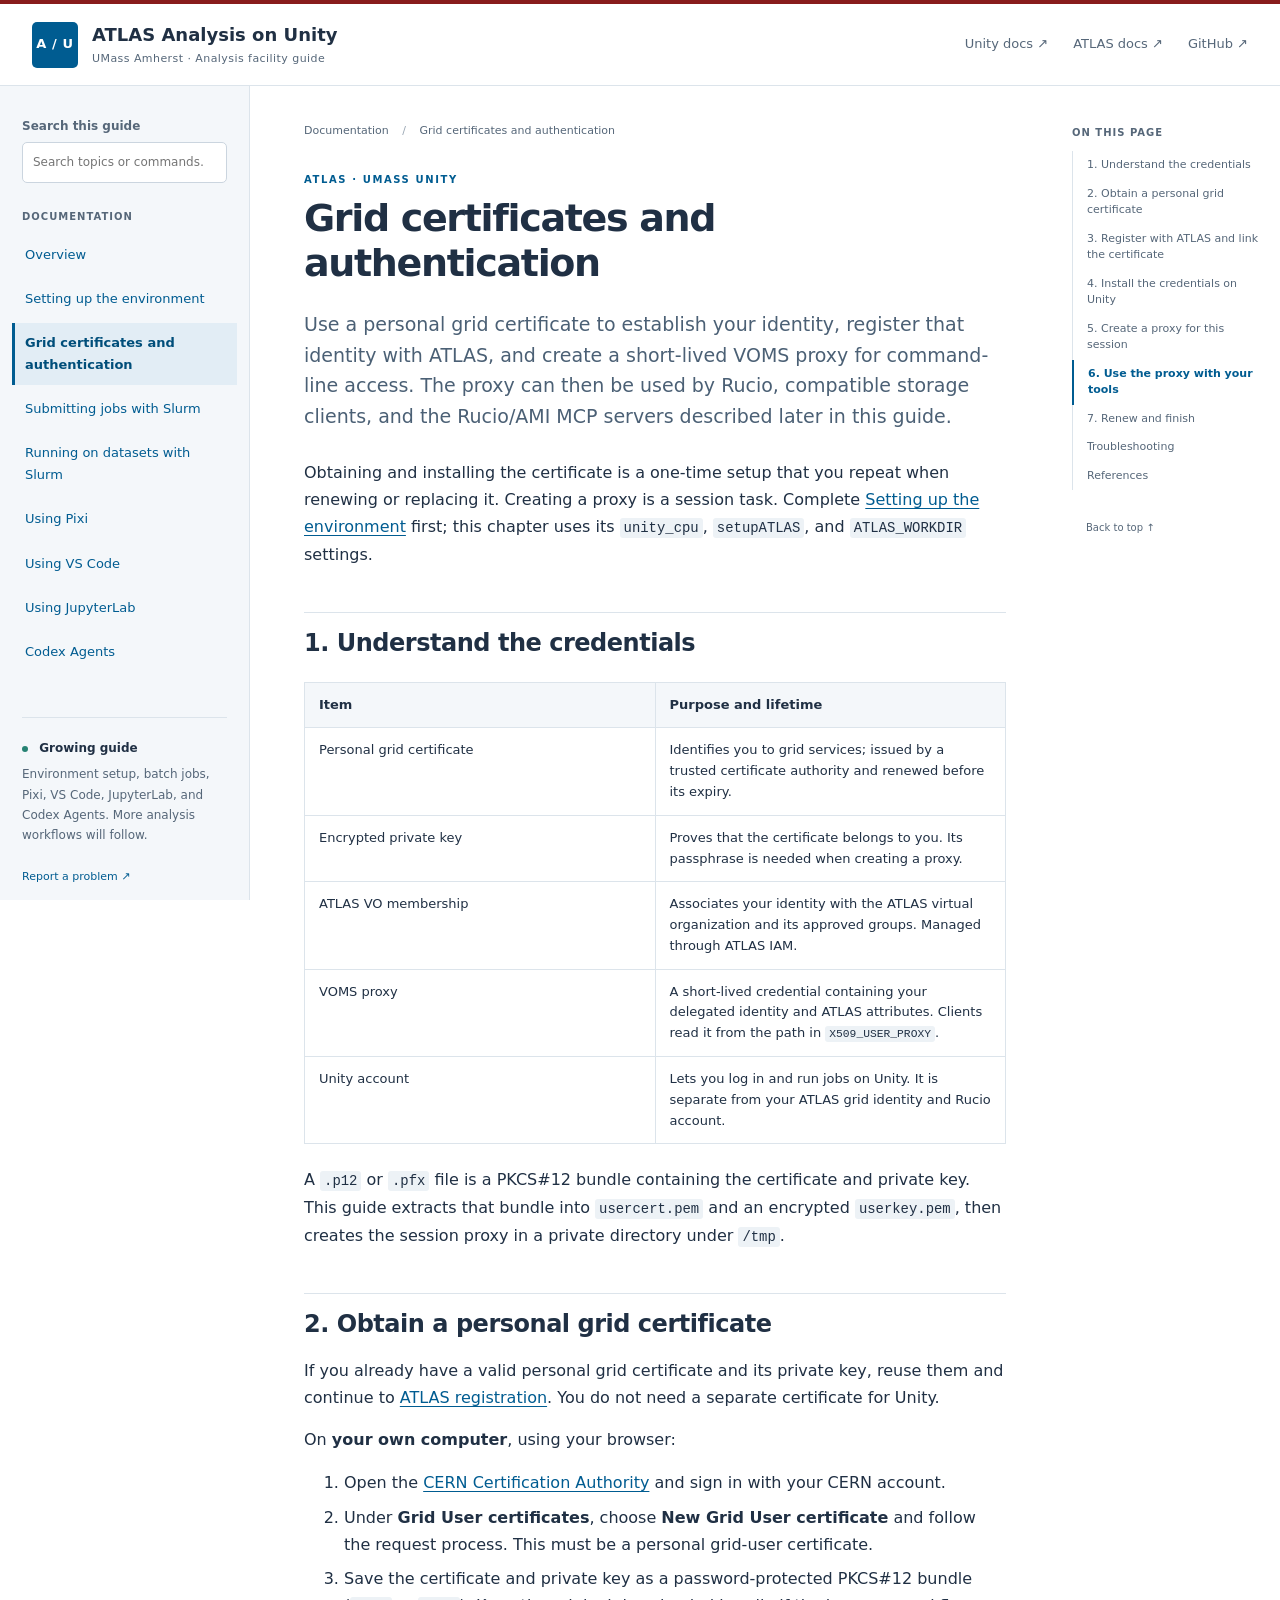
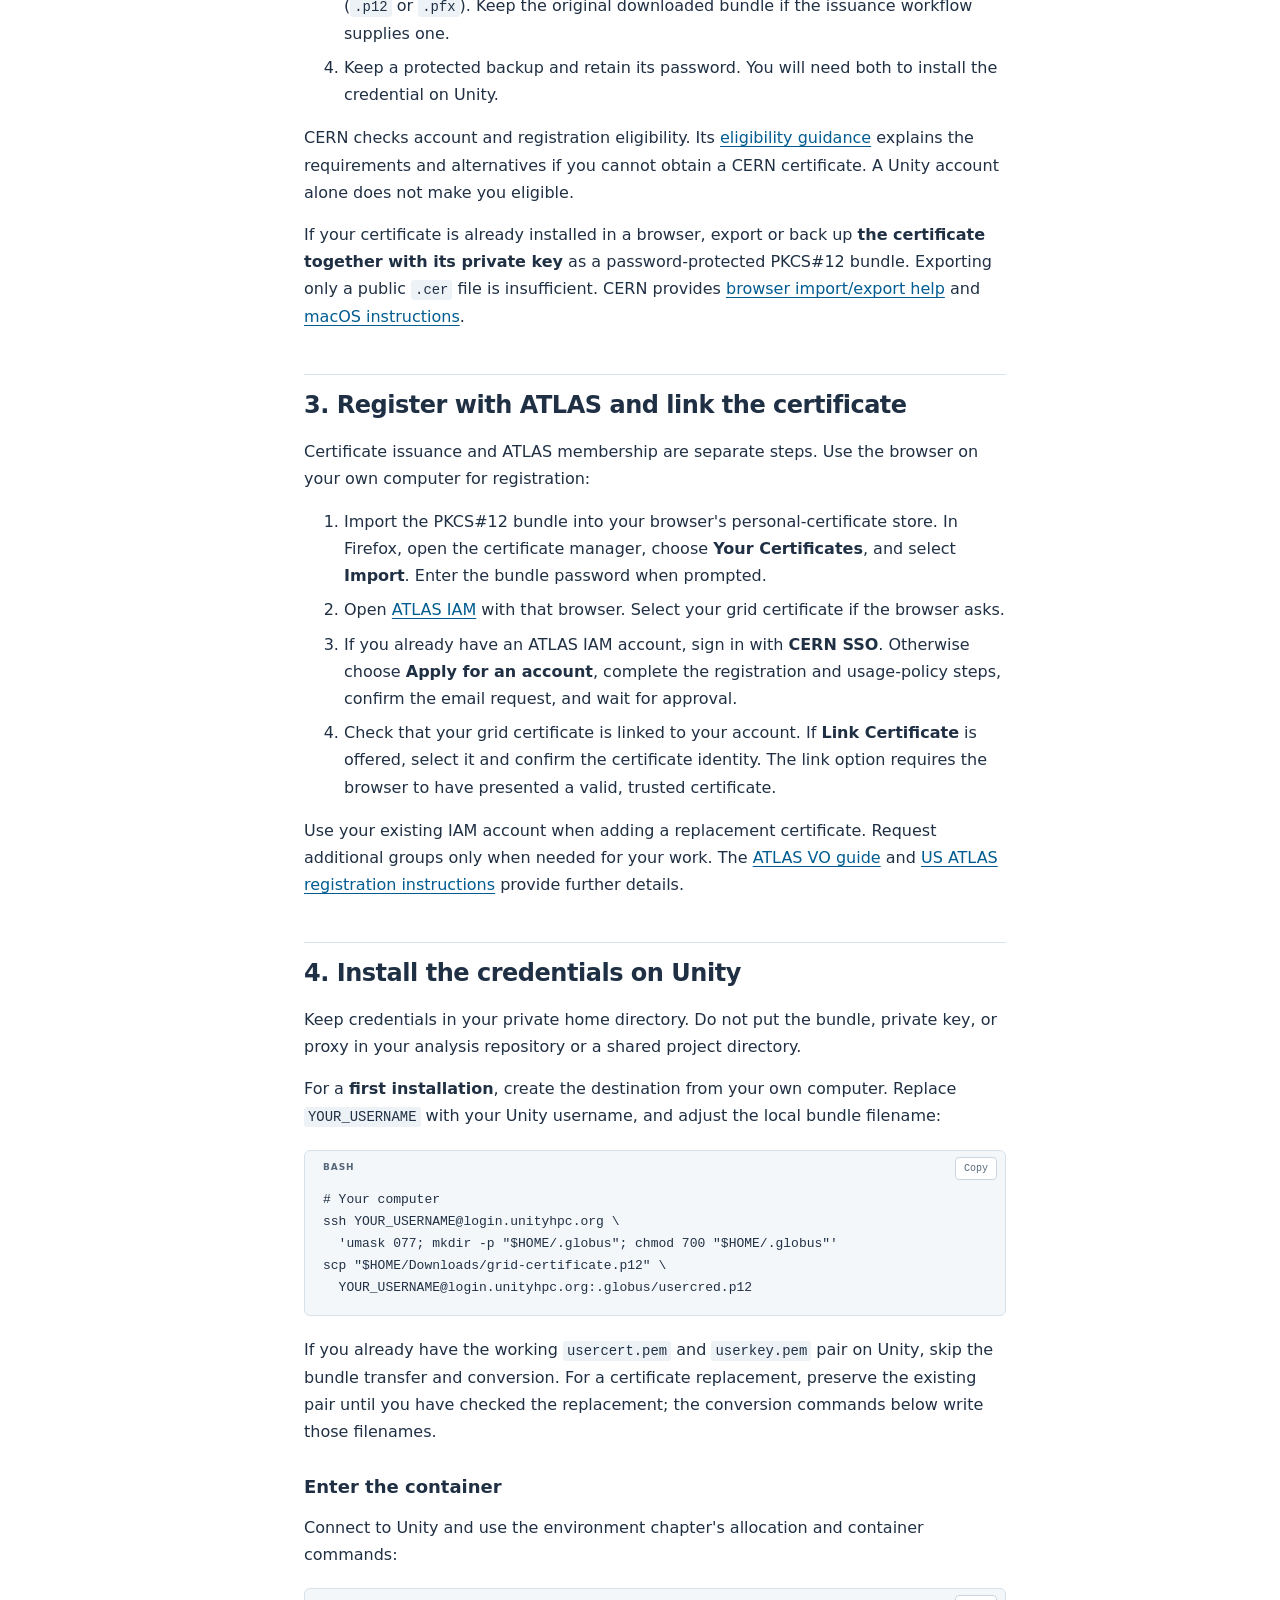
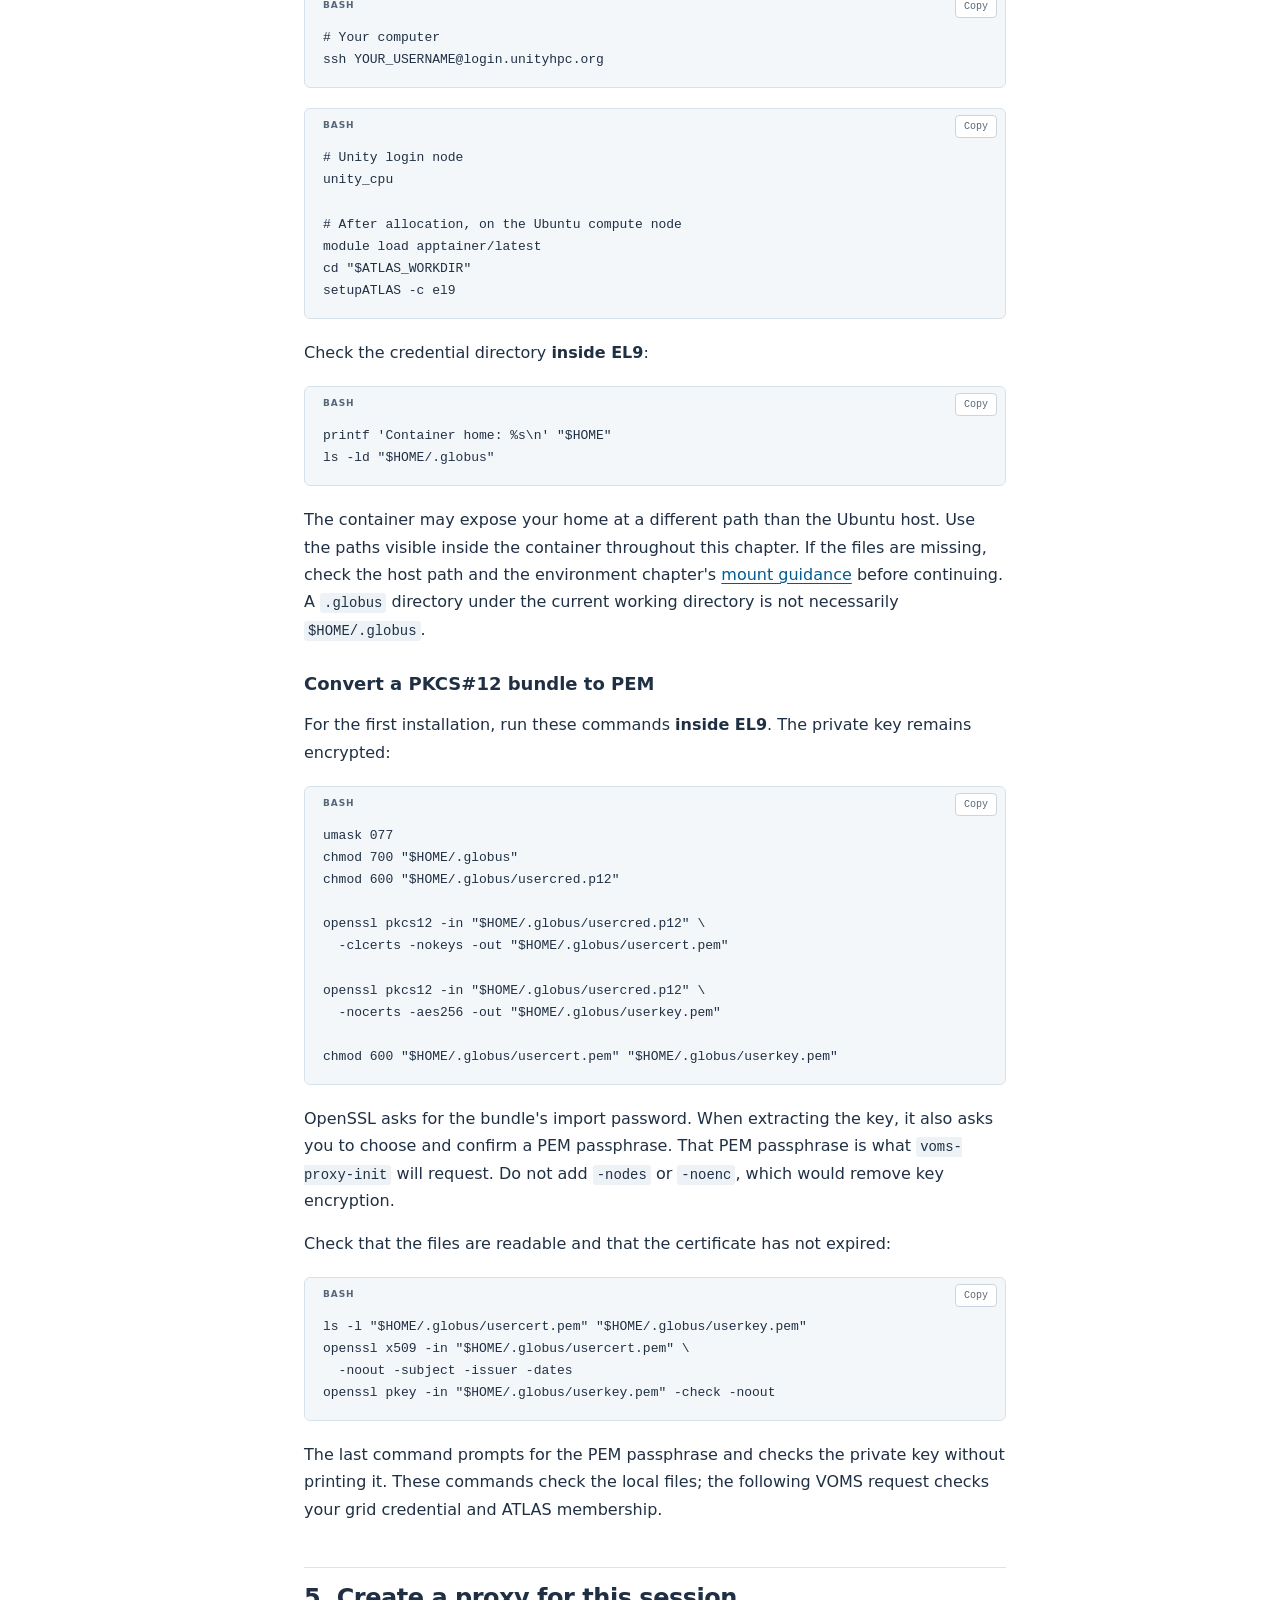
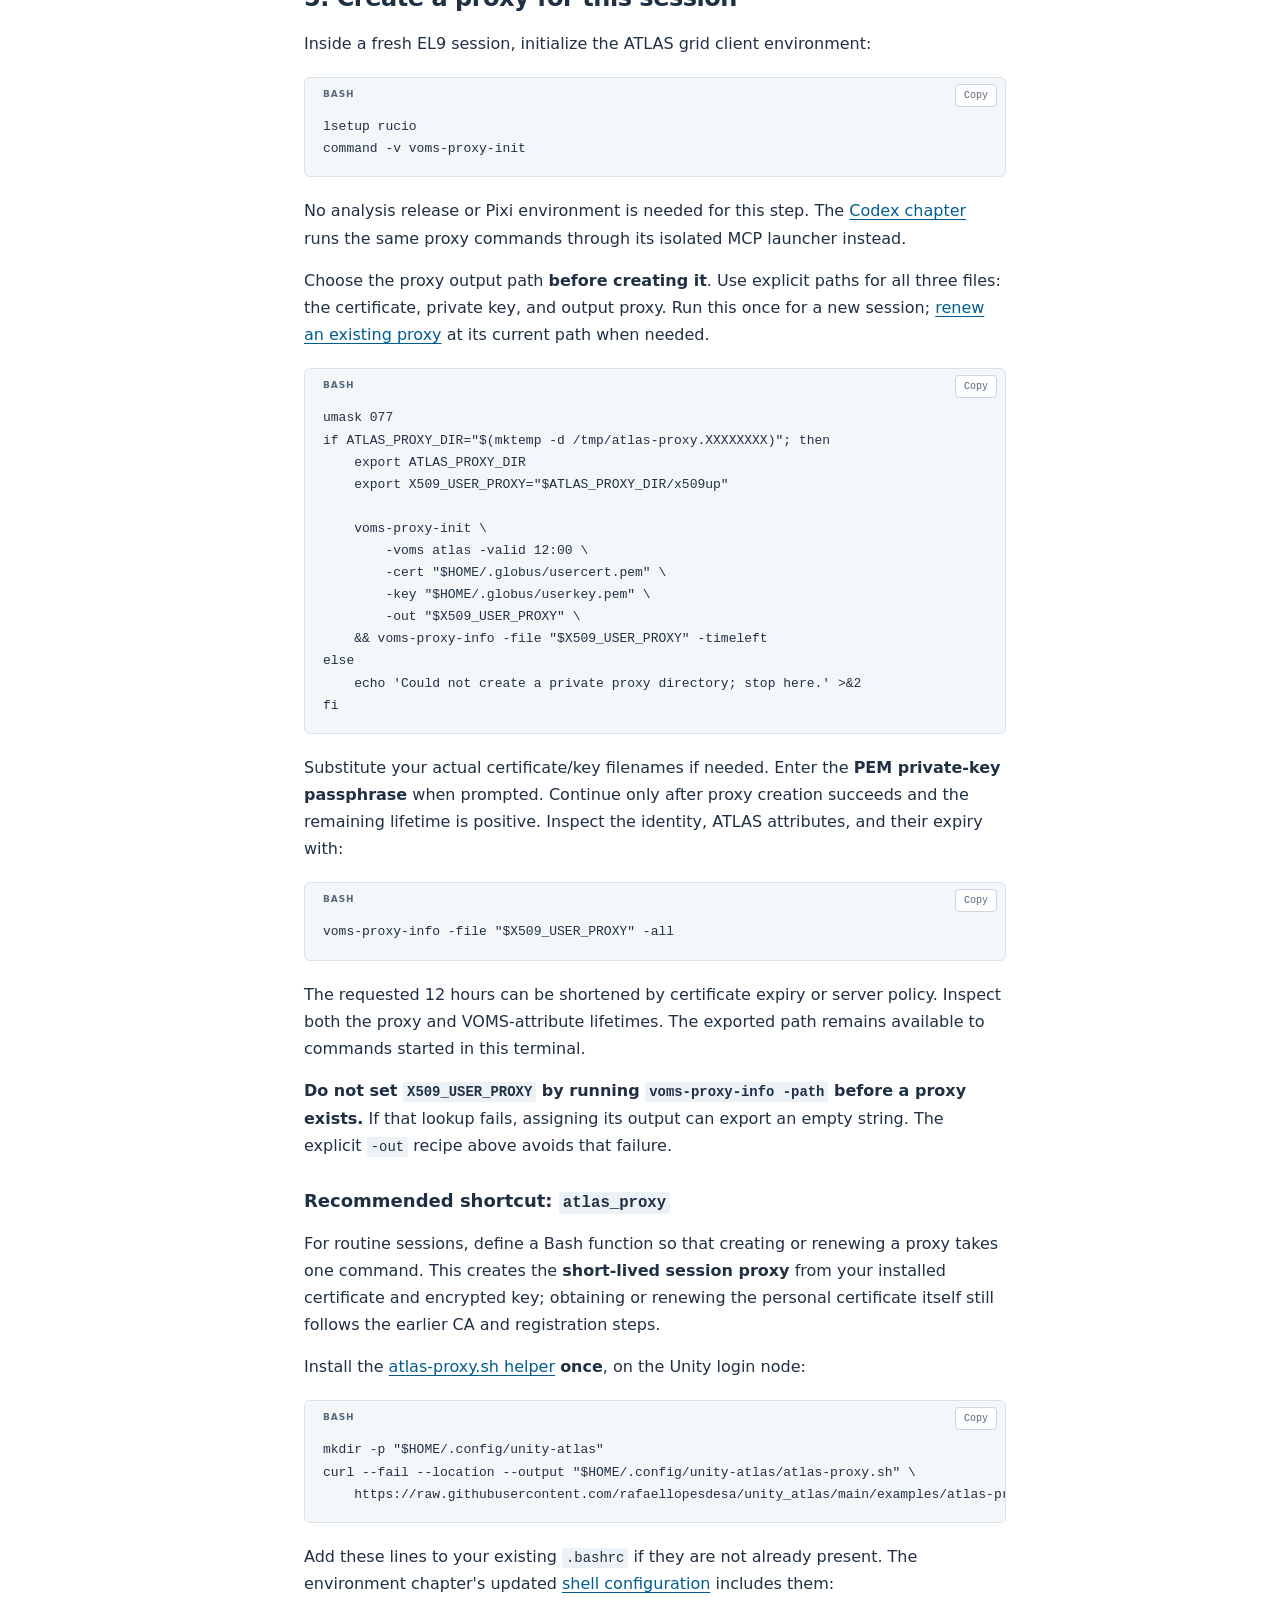
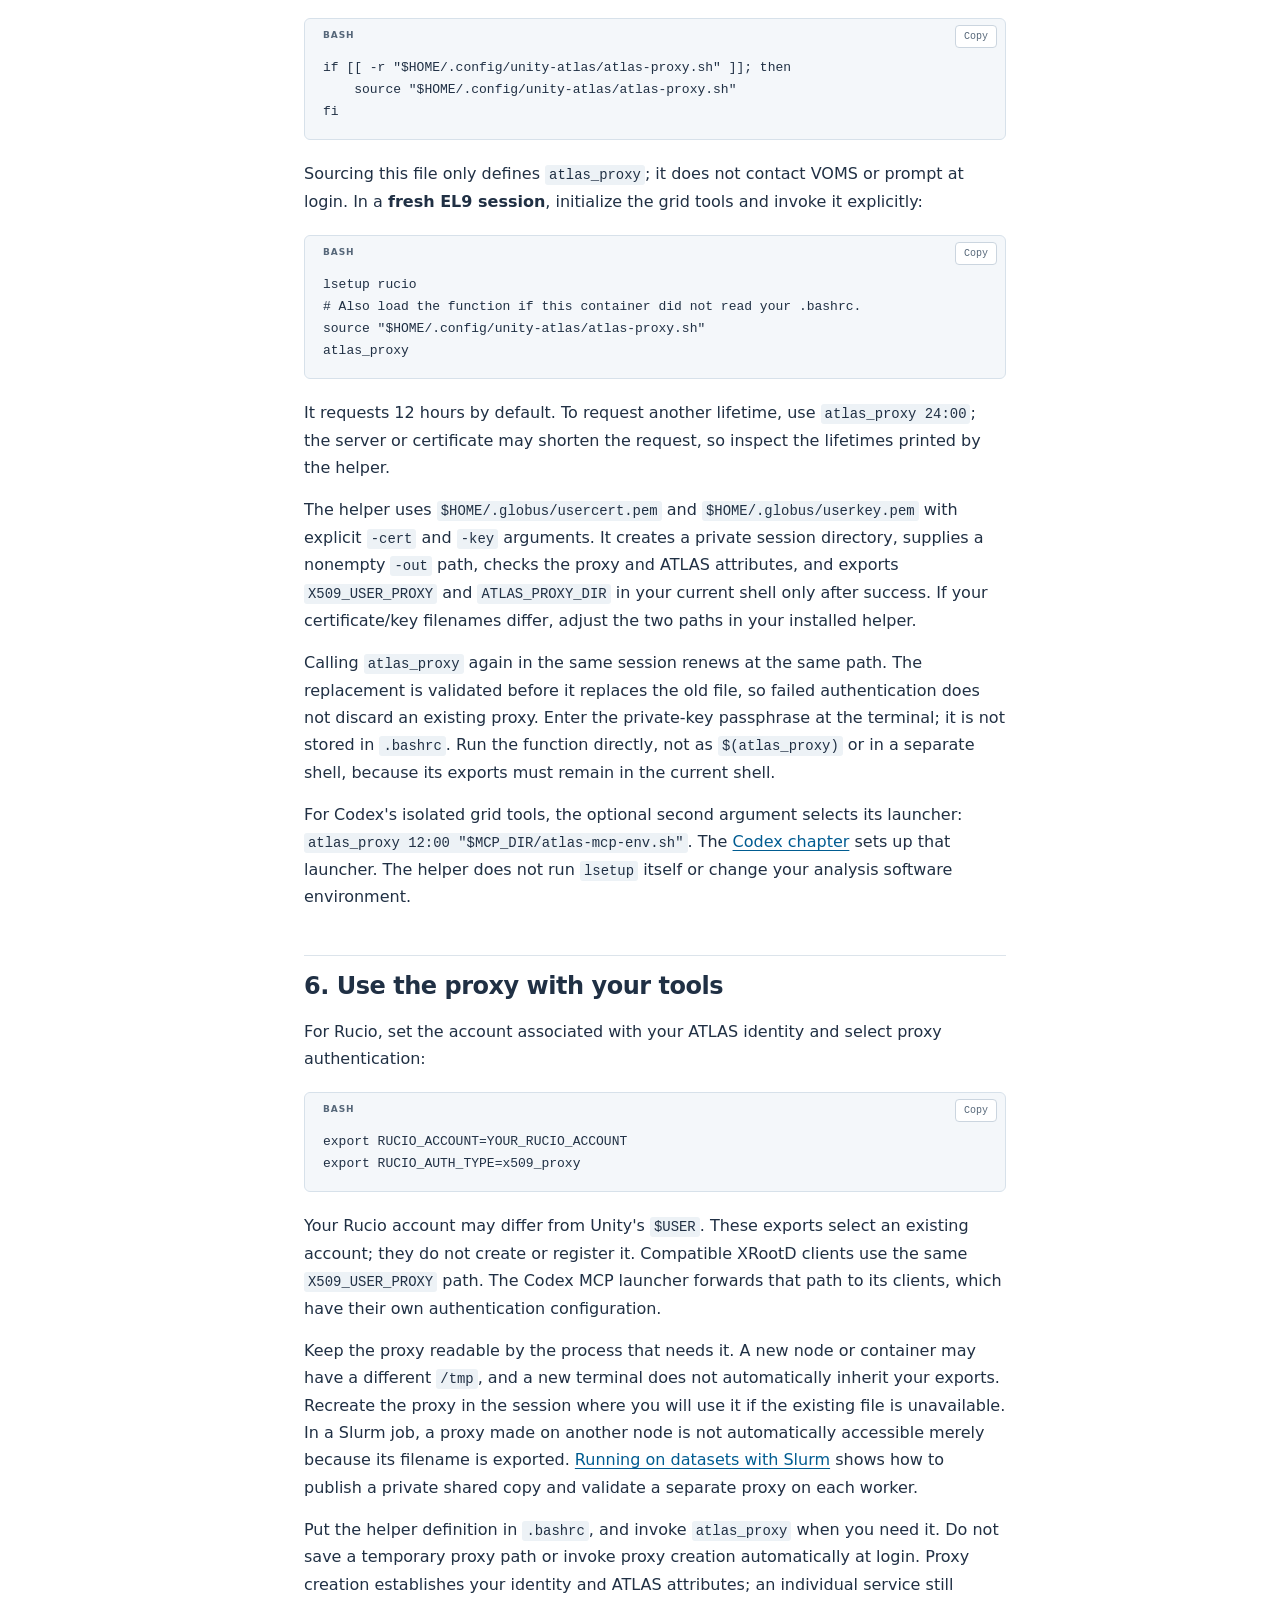
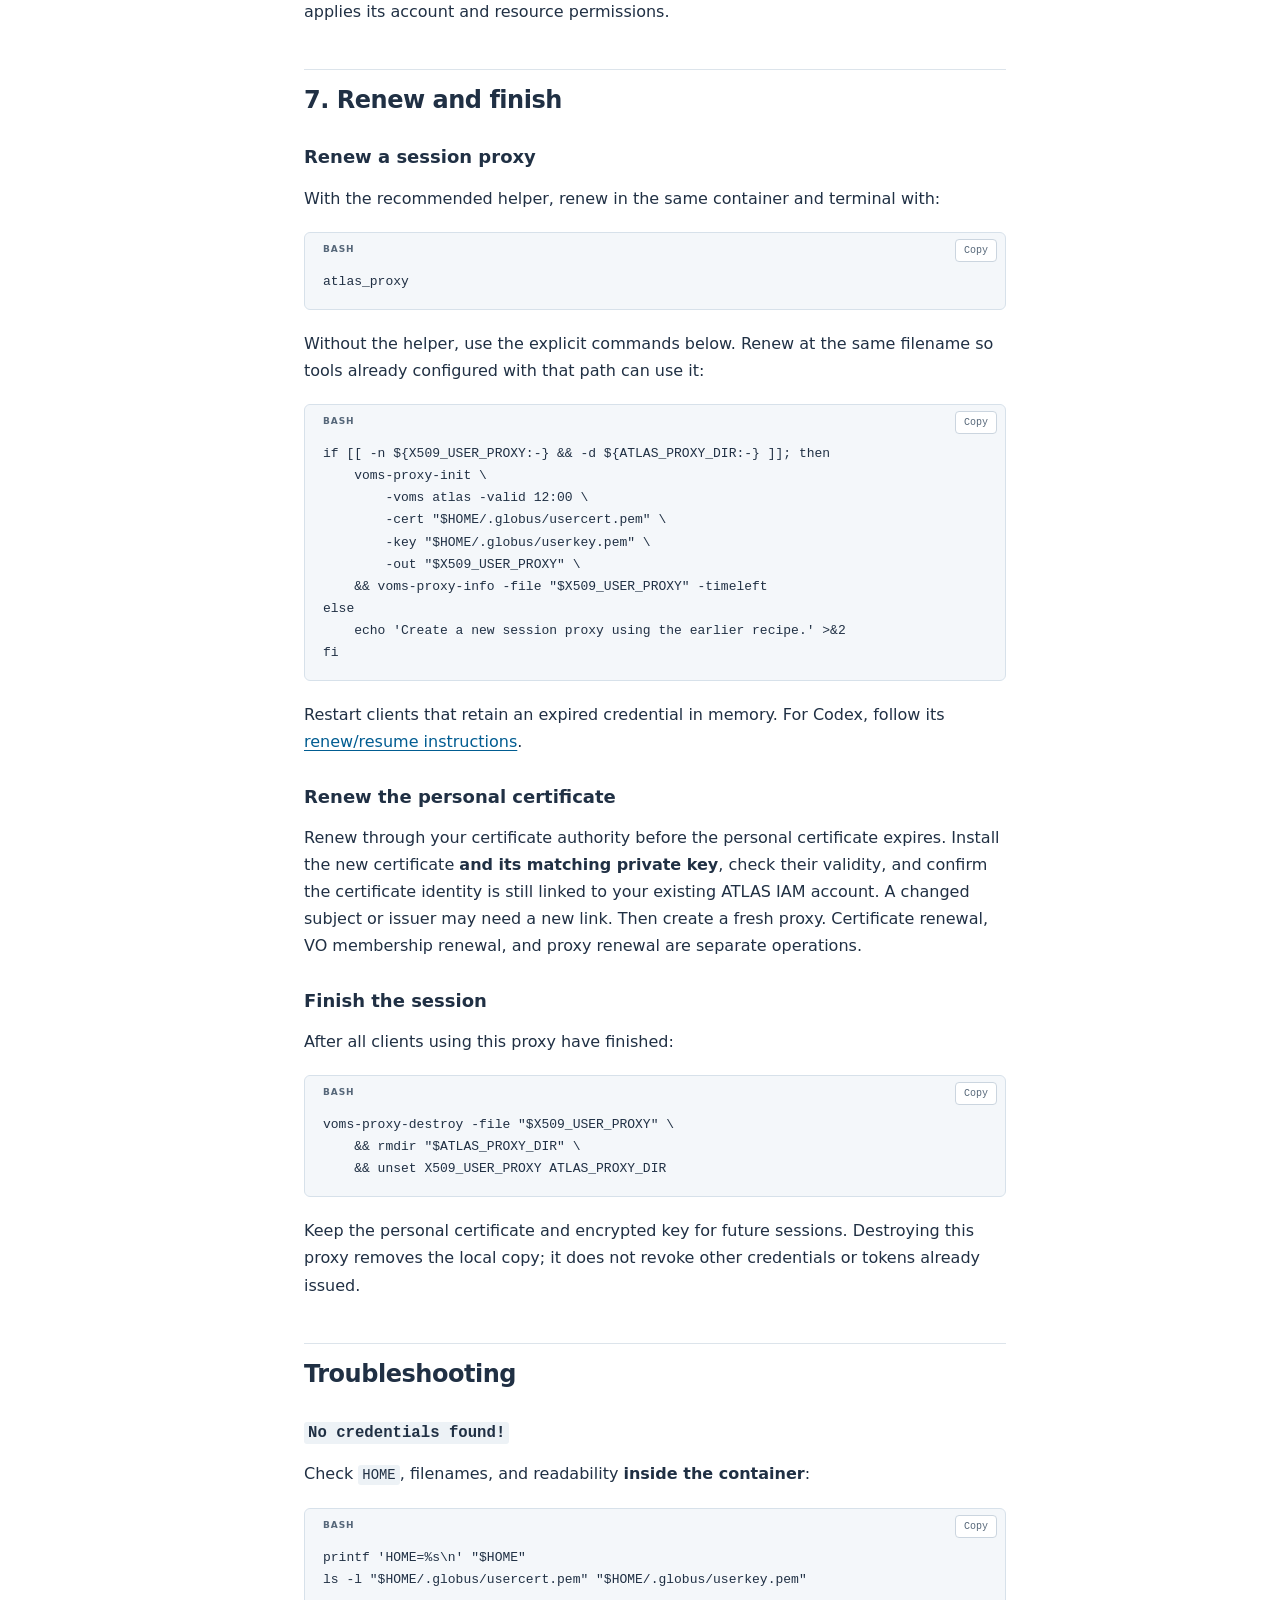
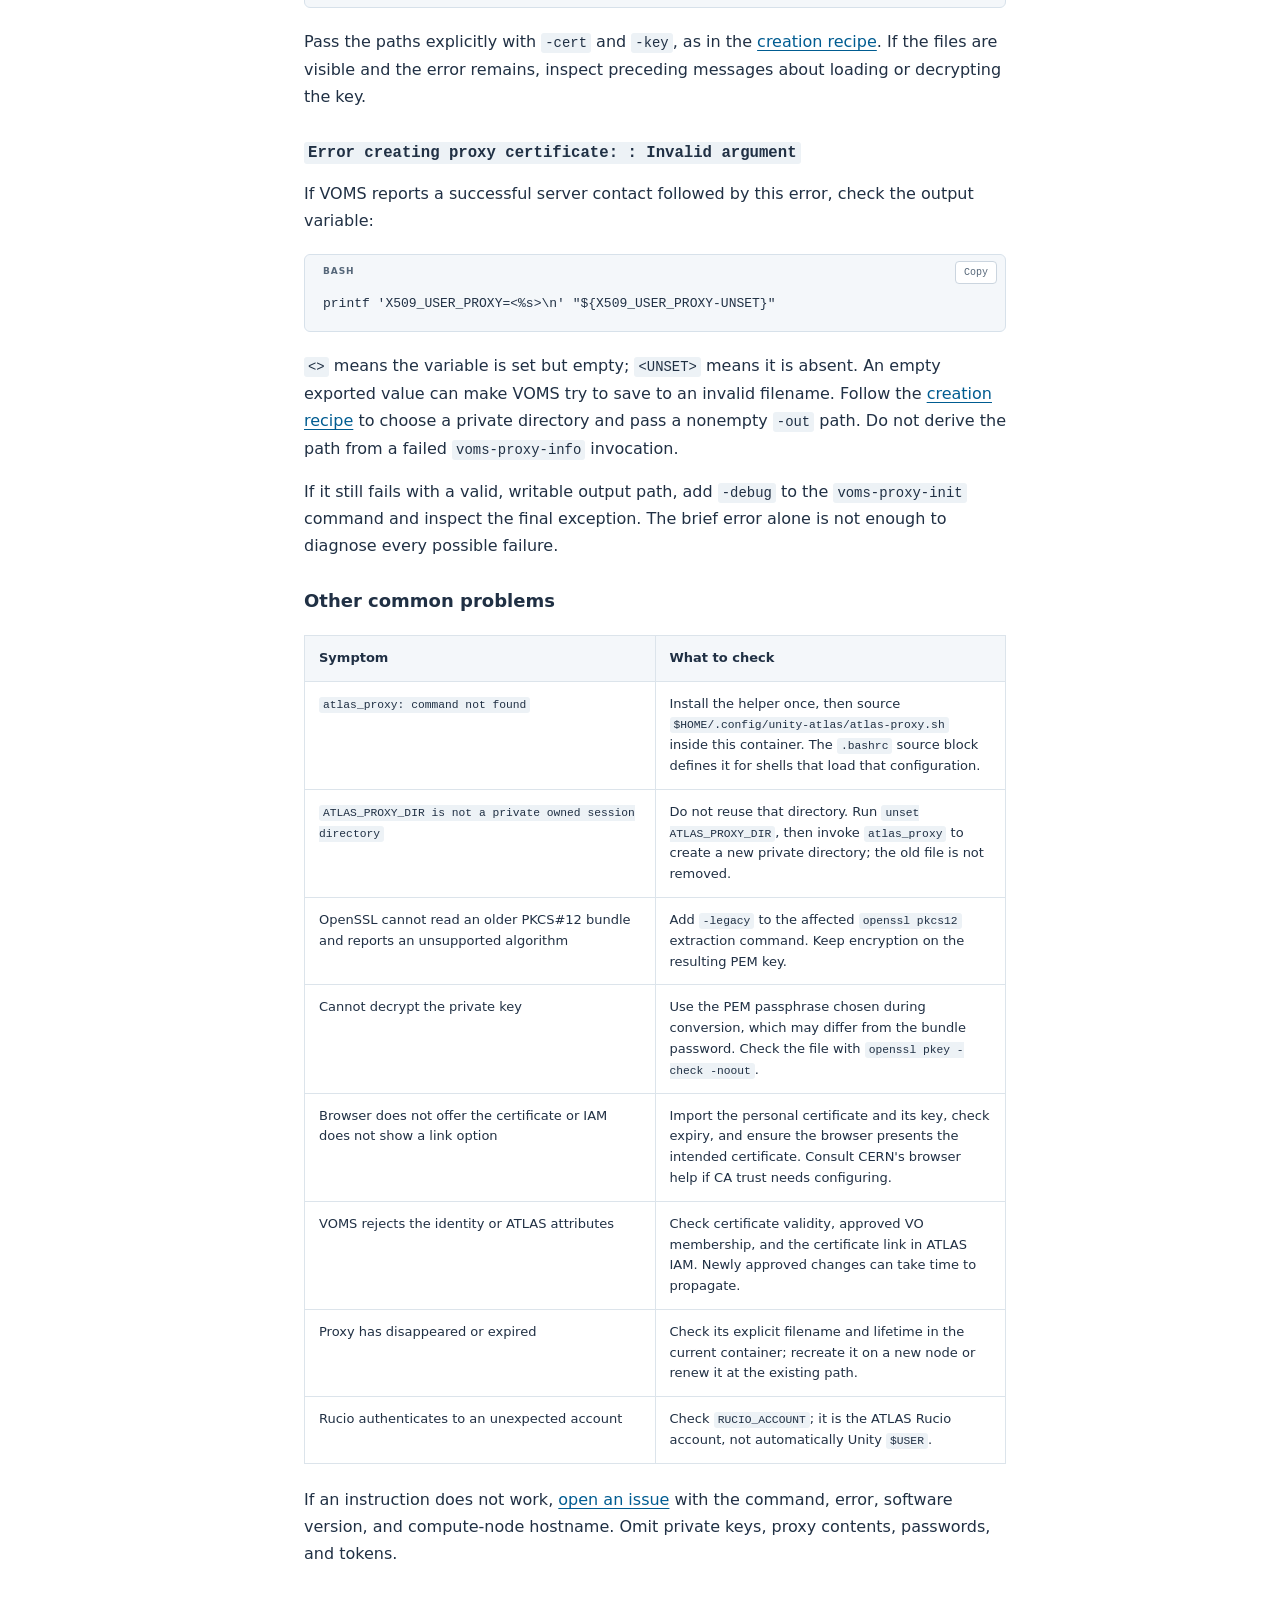
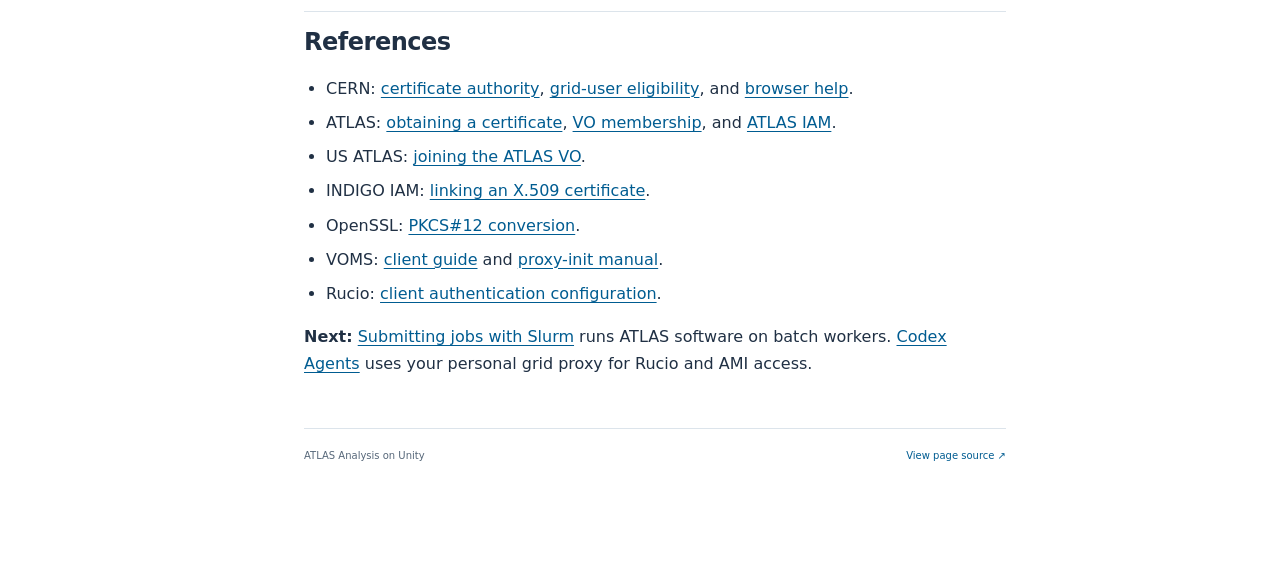
<file: grid-certificates/index.html>
<!doctype html>
<html lang="en">
<head>
  <meta charset="utf-8">
  <meta name="viewport" content="width=device-width, initial-scale=1">
  <title>Grid certificates and authentication | ATLAS on Unity</title>
  <meta name="description" content="Obtain and register a personal grid certificate, install it on Unity, and create, use, and renew an ATLAS VOMS proxy.">
  <link rel="stylesheet" href="../assets/style.css">
  <script defer src="../assets/search-index.js"></script>
  <script defer src="../assets/site.js"></script>
</head>
<body data-root="../">
<a class="skip" href="#main">Skip to content</a>
<header class="topbar">
  <a class="brand" href="../index.html"><span class="brand-mark" aria-hidden="true">A / U</span><span>ATLAS Analysis on Unity<small>UMass Amherst · Analysis facility guide</small></span></a>
  <nav class="external" aria-label="External resources"><a href="https://docs.unity.rc.umass.edu/documentation/">Unity docs ↗</a><a href="https://atlas-software.docs.cern.ch/">ATLAS docs ↗</a><a href="https://github.com/rafaellopesdesa/unity_atlas">GitHub ↗</a></nav>
  <button class="menu-toggle" aria-controls="sidebar" aria-expanded="false" hidden>Menu</button>
</header>
<div class="layout">
  <aside class="sidebar" id="sidebar">
    <div class="search" hidden><label for="search-input">Search this guide</label><input id="search-input" type="search" placeholder="Search topics or commands…" autocomplete="off"><p id="search-status" aria-live="polite"></p><ul id="search-results" hidden></ul></div>
    <p class="nav-label">Documentation</p>
    <nav class="chapters" aria-label="Chapters"><a href="../index.html">Overview</a><a href="../setting-up-environment/index.html">Setting up the environment</a><a aria-current="page" href="index.html">Grid certificates and authentication</a><a href="../submitting-jobs/index.html">Submitting jobs with Slurm</a><a href="../running-on-datasets/index.html">Running on datasets with Slurm</a><a href="../using-pixi/index.html">Using Pixi</a><a href="../using-vscode/index.html">Using VS Code</a><a href="../using-jupyterlab/index.html">Using JupyterLab</a><a href="../codex-agents/index.html">Codex Agents</a></nav>
    <div class="sidebar-note"><span class="status-dot"></span> Growing guide<p>Environment setup, batch jobs, Pixi, VS Code, JupyterLab, and Codex Agents. More analysis workflows will follow.</p></div>
    <a class="sidebar-source" href="https://github.com/rafaellopesdesa/unity_atlas/issues">Report a problem ↗</a>
  </aside>
  <main id="main" tabindex="-1">
    <div class="breadcrumb">Documentation <span>/</span> Grid certificates and authentication</div>
    <div class="eyebrow">ATLAS · UMASS UNITY</div>
    <h1>Grid certificates and authentication</h1>
    <article><p>Use a personal grid certificate to establish your identity, register that identity with ATLAS, and create a short-lived VOMS proxy for command-line access. The proxy can then be used by Rucio, compatible storage clients, and the Rucio/AMI MCP servers described later in this guide.</p>
<p>Obtaining and installing the certificate is a one-time setup that you repeat when renewing or replacing it. Creating a proxy is a session task. Complete <a href="../setting-up-environment/">Setting up the environment</a> first; this chapter uses its <code>unity_cpu</code>, <code>setupATLAS</code>, and <code>ATLAS_WORKDIR</code> settings.</p>
<h2 id="credentials">1. Understand the credentials</h2>
<table>
<colgroup>
<col style="width: 50%" />
<col style="width: 50%" />
</colgroup>
<thead>
<tr class="header">
<th>Item</th>
<th>Purpose and lifetime</th>
</tr>
</thead>
<tbody>
<tr class="odd">
<td>Personal grid certificate</td>
<td>Identifies you to grid services; issued by a trusted certificate authority and renewed before its expiry.</td>
</tr>
<tr class="even">
<td>Encrypted private key</td>
<td>Proves that the certificate belongs to you. Its passphrase is needed when creating a proxy.</td>
</tr>
<tr class="odd">
<td>ATLAS VO membership</td>
<td>Associates your identity with the ATLAS virtual organization and its approved groups. Managed through ATLAS IAM.</td>
</tr>
<tr class="even">
<td>VOMS proxy</td>
<td>A short-lived credential containing your delegated identity and ATLAS attributes. Clients read it from the path in <code>X509_USER_PROXY</code>.</td>
</tr>
<tr class="odd">
<td>Unity account</td>
<td>Lets you log in and run jobs on Unity. It is separate from your ATLAS grid identity and Rucio account.</td>
</tr>
</tbody>
</table>
<p>A <code>.p12</code> or <code>.pfx</code> file is a PKCS#12 bundle containing the certificate and private key. This guide extracts that bundle into <code>usercert.pem</code> and an encrypted <code>userkey.pem</code>, then creates the session proxy in a private directory under <code>/tmp</code>.</p>
<h2 id="obtain">2. Obtain a personal grid certificate</h2>
<p>If you already have a valid personal grid certificate and its private key, reuse them and continue to <a href="#register">ATLAS registration</a>. You do not need a separate certificate for Unity.</p>
<p>On <strong>your own computer</strong>, using your browser:</p>
<ol type="1">
<li>Open the <a href="https://ca.cern.ch/ca/">CERN Certification Authority</a> and sign in with your CERN account.</li>
<li>Under <strong>Grid User certificates</strong>, choose <strong>New Grid User certificate</strong> and follow the request process. This must be a personal grid-user certificate.</li>
<li>Save the certificate and private key as a password-protected PKCS#12 bundle (<code>.p12</code> or <code>.pfx</code>). Keep the original downloaded bundle if the issuance workflow supplies one.</li>
<li>Keep a protected backup and retain its password. You will need both to install the credential on Unity.</li>
</ol>
<p>CERN checks account and registration eligibility. Its <a href="https://ca.cern.ch/ca/Help/Default.aspx?kbid=021001">eligibility guidance</a> explains the requirements and alternatives if you cannot obtain a CERN certificate. A Unity account alone does not make you eligible.</p>
<p>If your certificate is already installed in a browser, export or back up <strong>the certificate together with its private key</strong> as a password-protected PKCS#12 bundle. Exporting only a public <code>.cer</code> file is insufficient. CERN provides <a href="https://ca.cern.ch/ca/Help/?fdid=6">browser import/export help</a> and <a href="https://ca.cern.ch/ca/Help/?kbid=060111">macOS instructions</a>.</p>
<h2 id="register">3. Register with ATLAS and link the certificate</h2>
<p>Certificate issuance and ATLAS membership are separate steps. Use the browser on your own computer for registration:</p>
<ol type="1">
<li>Import the PKCS#12 bundle into your browser's personal-certificate store. In Firefox, open the certificate manager, choose <strong>Your Certificates</strong>, and select <strong>Import</strong>. Enter the bundle password when prompted.</li>
<li>Open <a href="https://atlas-auth.cern.ch/">ATLAS IAM</a> with that browser. Select your grid certificate if the browser asks.</li>
<li>If you already have an ATLAS IAM account, sign in with <strong>CERN SSO</strong>. Otherwise choose <strong>Apply for an account</strong>, complete the registration and usage-policy steps, confirm the email request, and wait for approval.</li>
<li>Check that your grid certificate is linked to your account. If <strong>Link Certificate</strong> is offered, select it and confirm the certificate identity. The link option requires the browser to have presented a valid, trusted certificate.</li>
</ol>
<p>Use your existing IAM account when adding a replacement certificate. Request additional groups only when needed for your work. The <a href="https://atlas-software.docs.cern.ch/analysis/analysis_tutorial/basicSetup/grid_vo/">ATLAS VO guide</a> and <a href="https://docs.sdcc.bnl.gov/experiments/usatlas/Joining_the_ATLAS_VO/">US ATLAS registration instructions</a> provide further details.</p>
<h2 id="install">4. Install the credentials on Unity</h2>
<p>Keep credentials in your private home directory. Do not put the bundle, private key, or proxy in your analysis repository or a shared project directory.</p>
<p>For a <strong>first installation</strong>, create the destination from your own computer. Replace <code>YOUR_USERNAME</code> with your Unity username, and adjust the local bundle filename:</p>
<pre class="bash"><code># Your computer
ssh YOUR_USERNAME@login.unityhpc.org \
  &#39;umask 077; mkdir -p &quot;$HOME/.globus&quot;; chmod 700 &quot;$HOME/.globus&quot;&#39;
scp &quot;$HOME/Downloads/grid-certificate.p12&quot; \
  YOUR_USERNAME@login.unityhpc.org:.globus/usercred.p12</code></pre>
<p>If you already have the working <code>usercert.pem</code> and <code>userkey.pem</code> pair on Unity, skip the bundle transfer and conversion. For a certificate replacement, preserve the existing pair until you have checked the replacement; the conversion commands below write those filenames.</p>
<h3 id="container">Enter the container</h3>
<p>Connect to Unity and use the environment chapter's allocation and container commands:</p>
<pre class="bash"><code># Your computer
ssh YOUR_USERNAME@login.unityhpc.org</code></pre>
<pre class="bash"><code># Unity login node
unity_cpu

# After allocation, on the Ubuntu compute node
module load apptainer/latest
cd &quot;$ATLAS_WORKDIR&quot;
setupATLAS -c el9</code></pre>
<p>Check the credential directory <strong>inside EL9</strong>:</p>
<pre class="bash"><code>printf &#39;Container home: %s\n&#39; &quot;$HOME&quot;
ls -ld &quot;$HOME/.globus&quot;</code></pre>
<p>The container may expose your home at a different path than the Ubuntu host. Use the paths visible inside the container throughout this chapter. If the files are missing, check the host path and the environment chapter's <a href="../setting-up-environment/#container">mount guidance</a> before continuing. A <code>.globus</code> directory under the current working directory is not necessarily <code>$HOME/.globus</code>.</p>
<h3 id="convert-a-pkcs12-bundle-to-pem">Convert a PKCS#12 bundle to PEM</h3>
<p>For the first installation, run these commands <strong>inside EL9</strong>. The private key remains encrypted:</p>
<pre class="bash"><code>umask 077
chmod 700 &quot;$HOME/.globus&quot;
chmod 600 &quot;$HOME/.globus/usercred.p12&quot;

openssl pkcs12 -in &quot;$HOME/.globus/usercred.p12&quot; \
  -clcerts -nokeys -out &quot;$HOME/.globus/usercert.pem&quot;

openssl pkcs12 -in &quot;$HOME/.globus/usercred.p12&quot; \
  -nocerts -aes256 -out &quot;$HOME/.globus/userkey.pem&quot;

chmod 600 &quot;$HOME/.globus/usercert.pem&quot; &quot;$HOME/.globus/userkey.pem&quot;</code></pre>
<p>OpenSSL asks for the bundle's import password. When extracting the key, it also asks you to choose and confirm a PEM passphrase. That PEM passphrase is what <code>voms-proxy-init</code> will request. Do not add <code>-nodes</code> or <code>-noenc</code>, which would remove key encryption.</p>
<p>Check that the files are readable and that the certificate has not expired:</p>
<pre class="bash"><code>ls -l &quot;$HOME/.globus/usercert.pem&quot; &quot;$HOME/.globus/userkey.pem&quot;
openssl x509 -in &quot;$HOME/.globus/usercert.pem&quot; \
  -noout -subject -issuer -dates
openssl pkey -in &quot;$HOME/.globus/userkey.pem&quot; -check -noout</code></pre>
<p>The last command prompts for the PEM passphrase and checks the private key without printing it. These commands check the local files; the following VOMS request checks your grid credential and ATLAS membership.</p>
<h2 id="create-proxy">5. Create a proxy for this session</h2>
<p>Inside a fresh EL9 session, initialize the ATLAS grid client environment:</p>
<pre class="bash"><code>lsetup rucio
command -v voms-proxy-init</code></pre>
<p>No analysis release or Pixi environment is needed for this step. The <a href="../codex-agents/#grid-auth">Codex chapter</a> runs the same proxy commands through its isolated MCP launcher instead.</p>
<p>Choose the proxy output path <strong>before creating it</strong>. Use explicit paths for all three files: the certificate, private key, and output proxy. Run this once for a new session; <a href="#renew">renew an existing proxy</a> at its current path when needed.</p>
<pre class="bash"><code>umask 077
if ATLAS_PROXY_DIR=&quot;$(mktemp -d /tmp/atlas-proxy.XXXXXXXX)&quot;; then
    export ATLAS_PROXY_DIR
    export X509_USER_PROXY=&quot;$ATLAS_PROXY_DIR/x509up&quot;

    voms-proxy-init \
        -voms atlas -valid 12:00 \
        -cert &quot;$HOME/.globus/usercert.pem&quot; \
        -key &quot;$HOME/.globus/userkey.pem&quot; \
        -out &quot;$X509_USER_PROXY&quot; \
    &amp;&amp; voms-proxy-info -file &quot;$X509_USER_PROXY&quot; -timeleft
else
    echo &#39;Could not create a private proxy directory; stop here.&#39; &gt;&amp;2
fi</code></pre>
<p>Substitute your actual certificate/key filenames if needed. Enter the <strong>PEM private-key passphrase</strong> when prompted. Continue only after proxy creation succeeds and the remaining lifetime is positive. Inspect the identity, ATLAS attributes, and their expiry with:</p>
<pre class="bash"><code>voms-proxy-info -file &quot;$X509_USER_PROXY&quot; -all</code></pre>
<p>The requested 12 hours can be shortened by certificate expiry or server policy. Inspect both the proxy and VOMS-attribute lifetimes. The exported path remains available to commands started in this terminal.</p>
<p><strong>Do not set <code>X509_USER_PROXY</code> by running <code>voms-proxy-info -path</code> before a proxy exists.</strong> If that lookup fails, assigning its output can export an empty string. The explicit <code>-out</code> recipe above avoids that failure.</p>
<h3 id="proxy-helper">Recommended shortcut: <code>atlas_proxy</code></h3>
<p>For routine sessions, define a Bash function so that creating or renewing a proxy takes one command. This creates the <strong>short-lived session proxy</strong> from your installed certificate and encrypted key; obtaining or renewing the personal certificate itself still follows the earlier CA and registration steps.</p>
<p>Install the <a href="../examples/atlas-proxy.sh">atlas-proxy.sh helper</a> <strong>once</strong>, on the Unity login node:</p>
<pre class="bash"><code>mkdir -p &quot;$HOME/.config/unity-atlas&quot;
curl --fail --location --output &quot;$HOME/.config/unity-atlas/atlas-proxy.sh&quot; \
    https://raw.githubusercontent.com/rafaellopesdesa/unity_atlas/main/examples/atlas-proxy.sh</code></pre>
<p>Add these lines to your existing <code>.bashrc</code> if they are not already present. The environment chapter's updated <a href="../setting-up-environment/#bashrc">shell configuration</a> includes them:</p>
<pre class="bash"><code>if [[ -r &quot;$HOME/.config/unity-atlas/atlas-proxy.sh&quot; ]]; then
    source &quot;$HOME/.config/unity-atlas/atlas-proxy.sh&quot;
fi</code></pre>
<p>Sourcing this file only defines <code>atlas_proxy</code>; it does not contact VOMS or prompt at login. In a <strong>fresh EL9 session</strong>, initialize the grid tools and invoke it explicitly:</p>
<pre class="bash"><code>lsetup rucio
# Also load the function if this container did not read your .bashrc.
source &quot;$HOME/.config/unity-atlas/atlas-proxy.sh&quot;
atlas_proxy</code></pre>
<p>It requests 12 hours by default. To request another lifetime, use <code>atlas_proxy 24:00</code>; the server or certificate may shorten the request, so inspect the lifetimes printed by the helper.</p>
<p>The helper uses <code>$HOME/.globus/usercert.pem</code> and <code>$HOME/.globus/userkey.pem</code> with explicit <code>-cert</code> and <code>-key</code> arguments. It creates a private session directory, supplies a nonempty <code>-out</code> path, checks the proxy and ATLAS attributes, and exports <code>X509_USER_PROXY</code> and <code>ATLAS_PROXY_DIR</code> in your current shell only after success. If your certificate/key filenames differ, adjust the two paths in your installed helper.</p>
<p>Calling <code>atlas_proxy</code> again in the same session renews at the same path. The replacement is validated before it replaces the old file, so failed authentication does not discard an existing proxy. Enter the private-key passphrase at the terminal; it is not stored in <code>.bashrc</code>. Run the function directly, not as <code>$(atlas_proxy)</code> or in a separate shell, because its exports must remain in the current shell.</p>
<p>For Codex's isolated grid tools, the optional second argument selects its launcher: <code>atlas_proxy 12:00 "$MCP_DIR/atlas-mcp-env.sh"</code>. The <a href="../codex-agents/#grid-auth">Codex chapter</a> sets up that launcher. The helper does not run <code>lsetup</code> itself or change your analysis software environment.</p>
<h2 id="use-proxy">6. Use the proxy with your tools</h2>
<p>For Rucio, set the account associated with your ATLAS identity and select proxy authentication:</p>
<pre class="bash"><code>export RUCIO_ACCOUNT=YOUR_RUCIO_ACCOUNT
export RUCIO_AUTH_TYPE=x509_proxy</code></pre>
<p>Your Rucio account may differ from Unity's <code>$USER</code>. These exports select an existing account; they do not create or register it. Compatible XRootD clients use the same <code>X509_USER_PROXY</code> path. The Codex MCP launcher forwards that path to its clients, which have their own authentication configuration.</p>
<p>Keep the proxy readable by the process that needs it. A new node or container may have a different <code>/tmp</code>, and a new terminal does not automatically inherit your exports. Recreate the proxy in the session where you will use it if the existing file is unavailable. In a Slurm job, a proxy made on another node is not automatically accessible merely because its filename is exported. <a href="../running-on-datasets/#worker-proxy">Running on datasets with Slurm</a> shows how to publish a private shared copy and validate a separate proxy on each worker.</p>
<p>Put the helper definition in <code>.bashrc</code>, and invoke <code>atlas_proxy</code> when you need it. Do not save a temporary proxy path or invoke proxy creation automatically at login. Proxy creation establishes your identity and ATLAS attributes; an individual service still applies its account and resource permissions.</p>
<h2 id="renew">7. Renew and finish</h2>
<h3 id="renew-a-session-proxy">Renew a session proxy</h3>
<p>With the recommended helper, renew in the same container and terminal with:</p>
<pre class="bash"><code>atlas_proxy</code></pre>
<p>Without the helper, use the explicit commands below. Renew at the same filename so tools already configured with that path can use it:</p>
<pre class="bash"><code>if [[ -n ${X509_USER_PROXY:-} &amp;&amp; -d ${ATLAS_PROXY_DIR:-} ]]; then
    voms-proxy-init \
        -voms atlas -valid 12:00 \
        -cert &quot;$HOME/.globus/usercert.pem&quot; \
        -key &quot;$HOME/.globus/userkey.pem&quot; \
        -out &quot;$X509_USER_PROXY&quot; \
    &amp;&amp; voms-proxy-info -file &quot;$X509_USER_PROXY&quot; -timeleft
else
    echo &#39;Create a new session proxy using the earlier recipe.&#39; &gt;&amp;2
fi</code></pre>
<p>Restart clients that retain an expired credential in memory. For Codex, follow its <a href="../codex-agents/#sessions">renew/resume instructions</a>.</p>
<h3 id="renew-the-personal-certificate">Renew the personal certificate</h3>
<p>Renew through your certificate authority before the personal certificate expires. Install the new certificate <strong>and its matching private key</strong>, check their validity, and confirm the certificate identity is still linked to your existing ATLAS IAM account. A changed subject or issuer may need a new link. Then create a fresh proxy. Certificate renewal, VO membership renewal, and proxy renewal are separate operations.</p>
<h3 id="finish-the-session">Finish the session</h3>
<p>After all clients using this proxy have finished:</p>
<pre class="bash"><code>voms-proxy-destroy -file &quot;$X509_USER_PROXY&quot; \
    &amp;&amp; rmdir &quot;$ATLAS_PROXY_DIR&quot; \
    &amp;&amp; unset X509_USER_PROXY ATLAS_PROXY_DIR</code></pre>
<p>Keep the personal certificate and encrypted key for future sessions. Destroying this proxy removes the local copy; it does not revoke other credentials or tokens already issued.</p>
<h2 id="troubleshooting">Troubleshooting</h2>
<h3 id="no-credentials-found"><code>No credentials found!</code></h3>
<p>Check <code>HOME</code>, filenames, and readability <strong>inside the container</strong>:</p>
<pre class="bash"><code>printf &#39;HOME=%s\n&#39; &quot;$HOME&quot;
ls -l &quot;$HOME/.globus/usercert.pem&quot; &quot;$HOME/.globus/userkey.pem&quot;</code></pre>
<p>Pass the paths explicitly with <code>-cert</code> and <code>-key</code>, as in the <a href="#create-proxy">creation recipe</a>. If the files are visible and the error remains, inspect preceding messages about loading or decrypting the key.</p>
<h3 id="error-creating-proxy-certificate-invalid-argument"><code>Error creating proxy certificate: : Invalid argument</code></h3>
<p>If VOMS reports a successful server contact followed by this error, check the output variable:</p>
<pre class="bash"><code>printf &#39;X509_USER_PROXY=&lt;%s&gt;\n&#39; &quot;${X509_USER_PROXY-UNSET}&quot;</code></pre>
<p><code>&lt;&gt;</code> means the variable is set but empty; <code>&lt;UNSET&gt;</code> means it is absent. An empty exported value can make VOMS try to save to an invalid filename. Follow the <a href="#create-proxy">creation recipe</a> to choose a private directory and pass a nonempty <code>-out</code> path. Do not derive the path from a failed <code>voms-proxy-info</code> invocation.</p>
<p>If it still fails with a valid, writable output path, add <code>-debug</code> to the <code>voms-proxy-init</code> command and inspect the final exception. The brief error alone is not enough to diagnose every possible failure.</p>
<h3 id="other-common-problems">Other common problems</h3>
<table>
<colgroup>
<col style="width: 50%" />
<col style="width: 50%" />
</colgroup>
<thead>
<tr class="header">
<th>Symptom</th>
<th>What to check</th>
</tr>
</thead>
<tbody>
<tr class="odd">
<td><code>atlas_proxy: command not found</code></td>
<td>Install the helper once, then source <code>$HOME/.config/unity-atlas/atlas-proxy.sh</code> inside this container. The <code>.bashrc</code> source block defines it for shells that load that configuration.</td>
</tr>
<tr class="even">
<td><code>ATLAS_PROXY_DIR is not a private owned session directory</code></td>
<td>Do not reuse that directory. Run <code>unset ATLAS_PROXY_DIR</code>, then invoke <code>atlas_proxy</code> to create a new private directory; the old file is not removed.</td>
</tr>
<tr class="odd">
<td>OpenSSL cannot read an older PKCS#12 bundle and reports an unsupported algorithm</td>
<td>Add <code>-legacy</code> to the affected <code>openssl pkcs12</code> extraction command. Keep encryption on the resulting PEM key.</td>
</tr>
<tr class="even">
<td>Cannot decrypt the private key</td>
<td>Use the PEM passphrase chosen during conversion, which may differ from the bundle password. Check the file with <code>openssl pkey -check -noout</code>.</td>
</tr>
<tr class="odd">
<td>Browser does not offer the certificate or IAM does not show a link option</td>
<td>Import the personal certificate and its key, check expiry, and ensure the browser presents the intended certificate. Consult CERN's browser help if CA trust needs configuring.</td>
</tr>
<tr class="even">
<td>VOMS rejects the identity or ATLAS attributes</td>
<td>Check certificate validity, approved VO membership, and the certificate link in ATLAS IAM. Newly approved changes can take time to propagate.</td>
</tr>
<tr class="odd">
<td>Proxy has disappeared or expired</td>
<td>Check its explicit filename and lifetime in the current container; recreate it on a new node or renew it at the existing path.</td>
</tr>
<tr class="even">
<td>Rucio authenticates to an unexpected account</td>
<td>Check <code>RUCIO_ACCOUNT</code>; it is the ATLAS Rucio account, not automatically Unity <code>$USER</code>.</td>
</tr>
</tbody>
</table>
<p>If an instruction does not work, <a href="https://github.com/rafaellopesdesa/unity_atlas/issues">open an issue</a> with the command, error, software version, and compute-node hostname. Omit private keys, proxy contents, passwords, and tokens.</p>
<h2 id="references">References</h2>
<ul>
<li>CERN: <a href="https://ca.cern.ch/ca/">certificate authority</a>, <a href="https://ca.cern.ch/ca/Help/Default.aspx?kbid=021001">grid-user eligibility</a>, and <a href="https://ca.cern.ch/ca/Help/?fdid=6">browser help</a>.</li>
<li>ATLAS: <a href="https://atlas-software.docs.cern.ch/analysis/analysis_tutorial/basicSetup/grid_cert/">obtaining a certificate</a>, <a href="https://atlas-software.docs.cern.ch/analysis/analysis_tutorial/basicSetup/grid_vo/">VO membership</a>, and <a href="https://atlas-auth.cern.ch/">ATLAS IAM</a>.</li>
<li>US ATLAS: <a href="https://docs.sdcc.bnl.gov/experiments/usatlas/Joining_the_ATLAS_VO/">joining the ATLAS VO</a>.</li>
<li>INDIGO IAM: <a href="https://indigo-iam.github.io/v/v1.15.0/docs/tasks/user/x509-linking/">linking an X.509 certificate</a>.</li>
<li>OpenSSL: <a href="https://docs.openssl.org/3.0/man1/openssl-pkcs12/">PKCS#12 conversion</a>.</li>
<li>VOMS: <a href="https://italiangrid.github.io/voms/documentation/voms-clients-guide/3.0.2/">client guide</a> and <a href="https://github.com/italiangrid/voms-clients/blob/main/man/voms-proxy-init.1.adoc">proxy-init manual</a>.</li>
<li>Rucio: <a href="https://rucio.github.io/documentation/user/configuring_the_client/">client authentication configuration</a>.</li>
</ul>
<p><strong>Next:</strong> <a href="../submitting-jobs/">Submitting jobs with Slurm</a> runs ATLAS software on batch workers. <a href="../codex-agents/">Codex Agents</a> uses your personal grid proxy for Rucio and AMI access.</p>
</article>
    <footer><span>ATLAS Analysis on Unity</span><a href="https://github.com/rafaellopesdesa/unity_atlas/blob/main/docs/grid-certificates.md">View page source ↗</a></footer>
  </main>
  <aside class="toc" aria-label="On this page"><p class="nav-label">On this page</p><nav><a href="#credentials">1. Understand the credentials</a><a href="#obtain">2. Obtain a personal grid certificate</a><a href="#register">3. Register with ATLAS and link the certificate</a><a href="#install">4. Install the credentials on Unity</a><a href="#create-proxy">5. Create a proxy for this session</a><a href="#use-proxy">6. Use the proxy with your tools</a><a href="#renew">7. Renew and finish</a><a href="#troubleshooting">Troubleshooting</a><a href="#references">References</a></nav><a class="back-top" href="#main">Back to top ↑</a></aside>
</div>
</body>
</html>
</file>
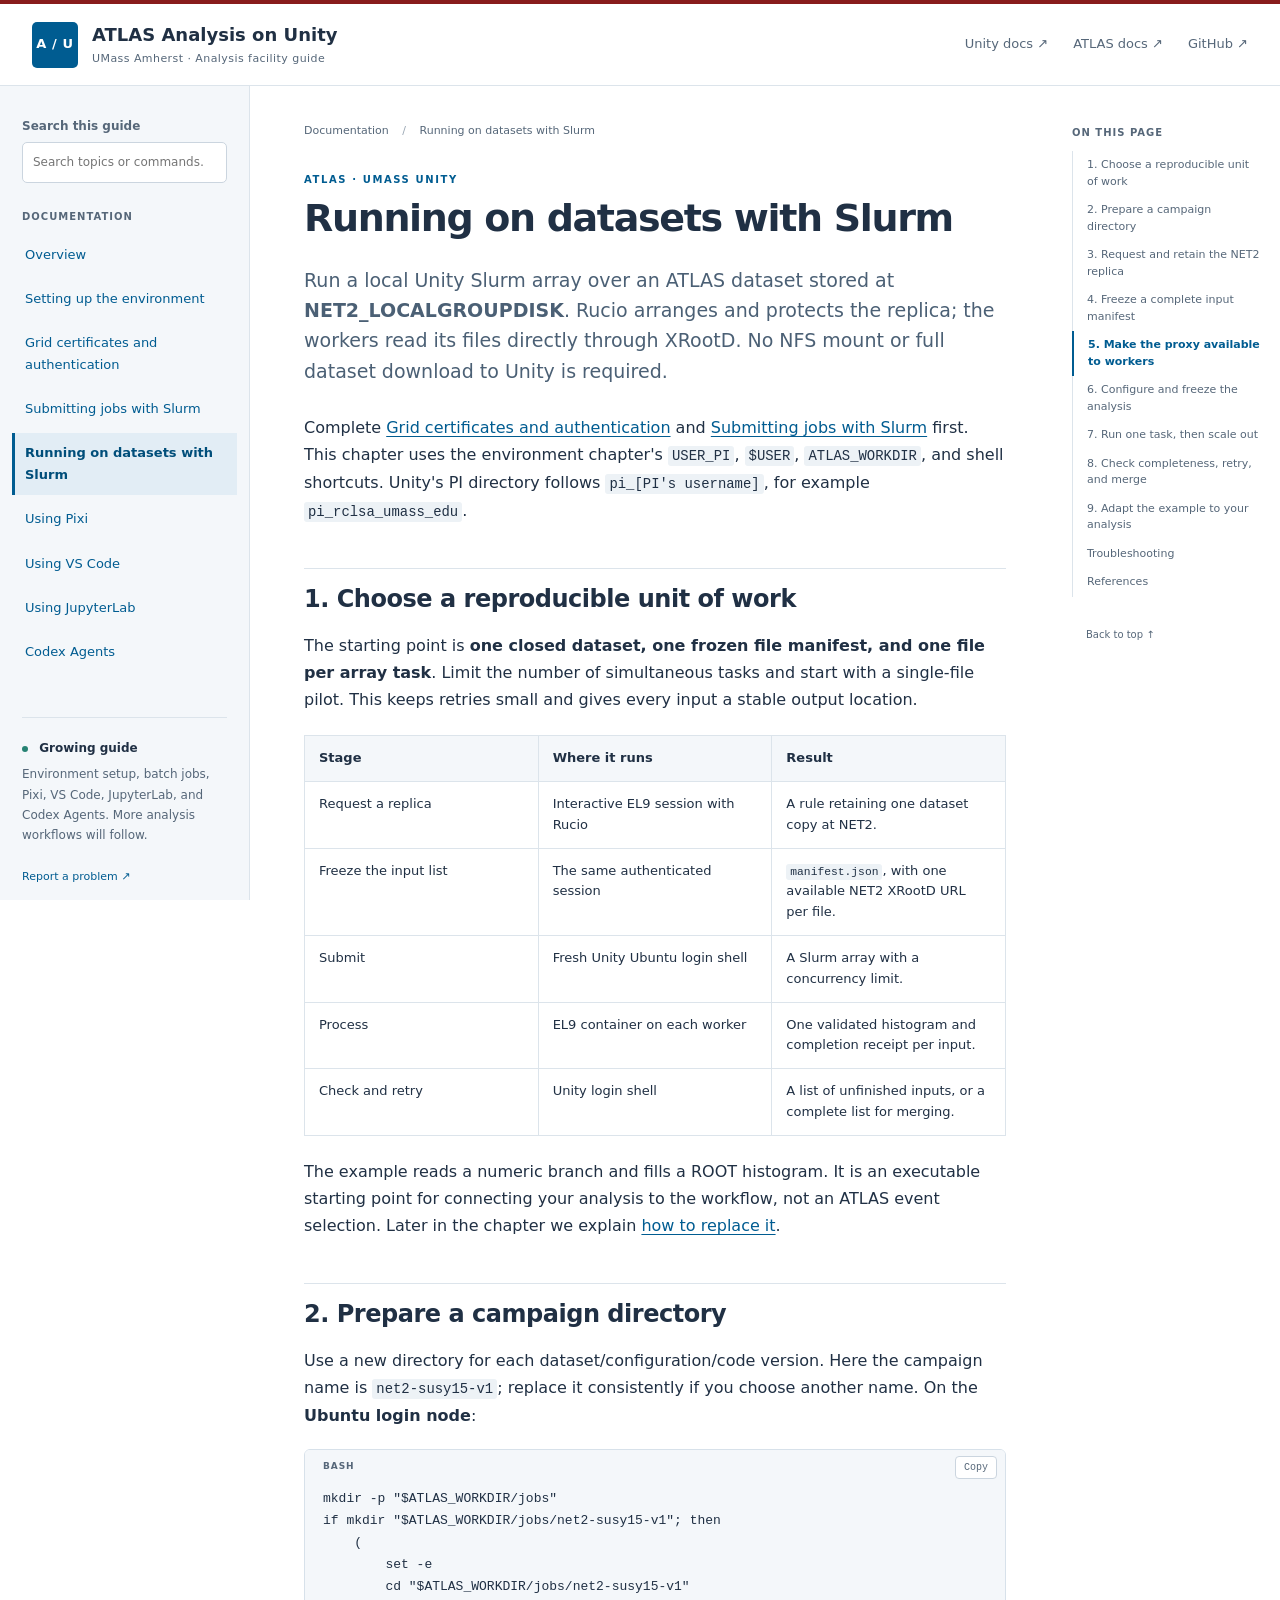
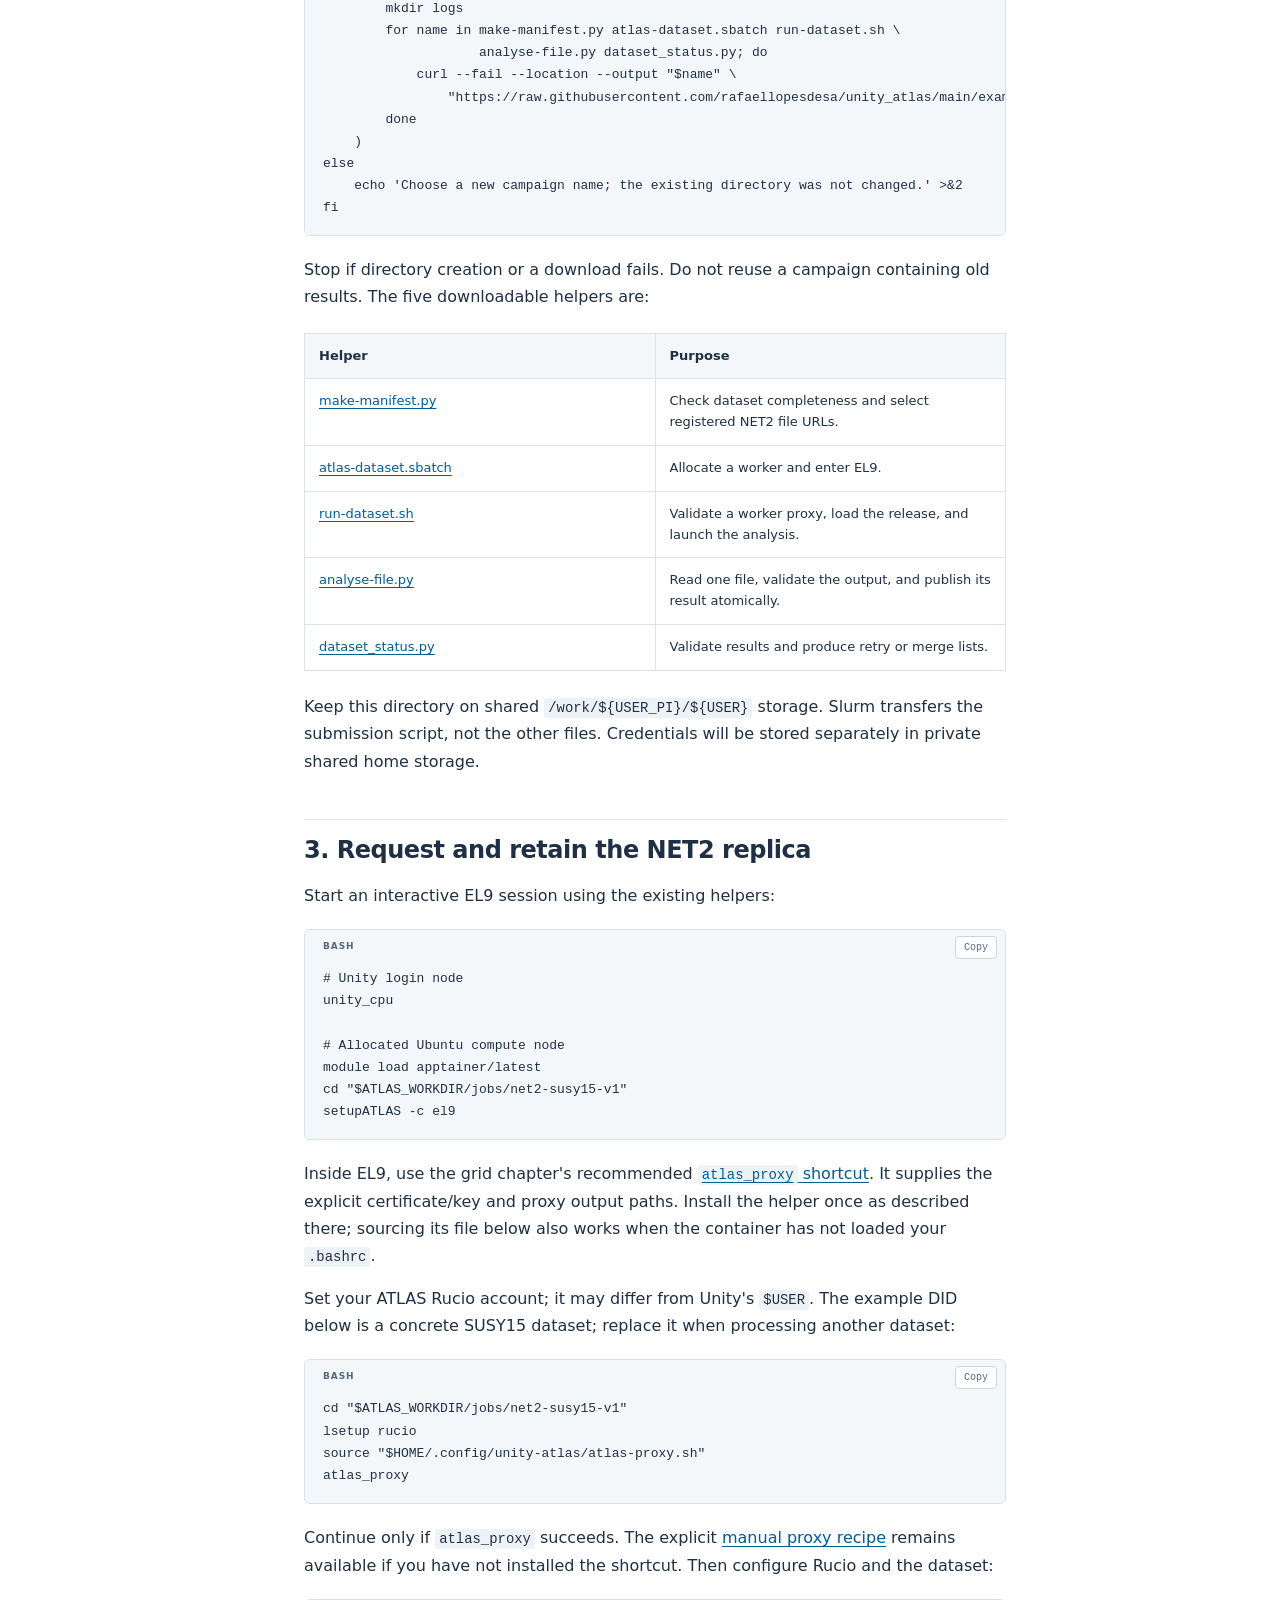
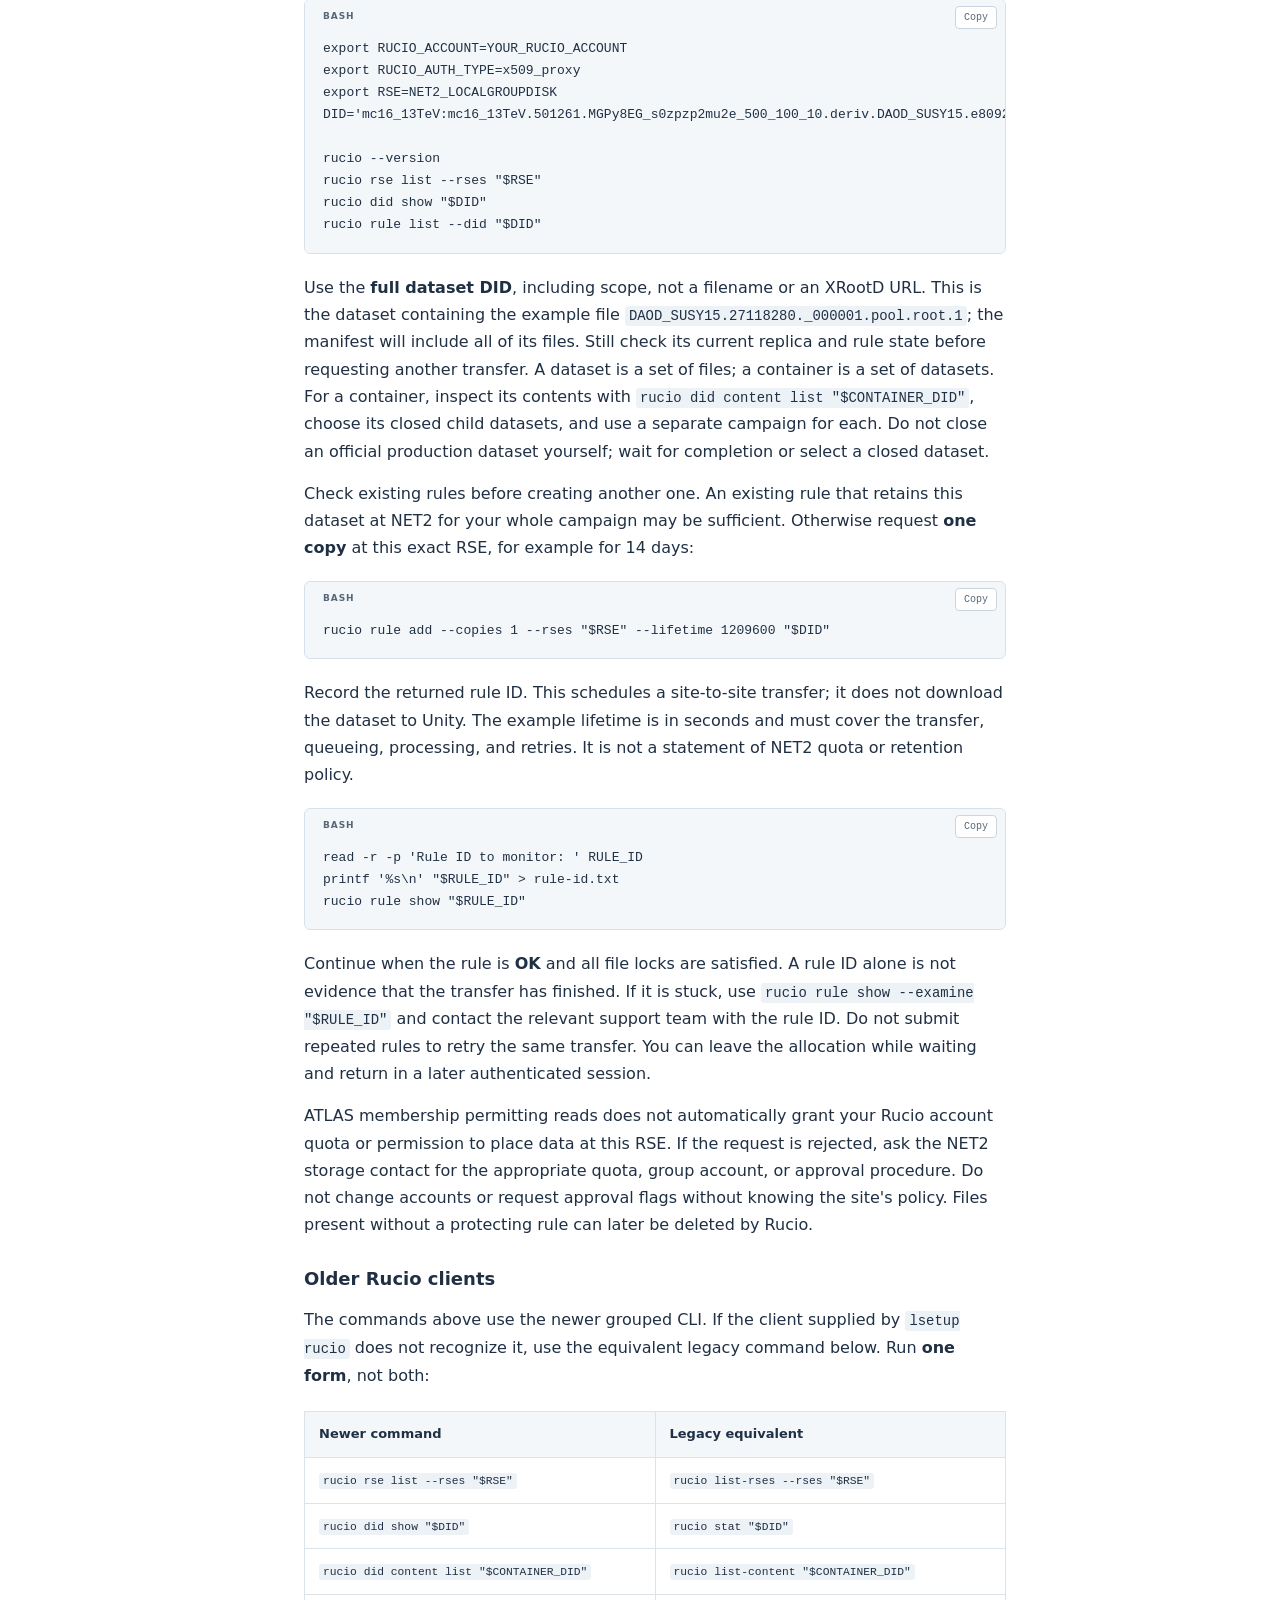
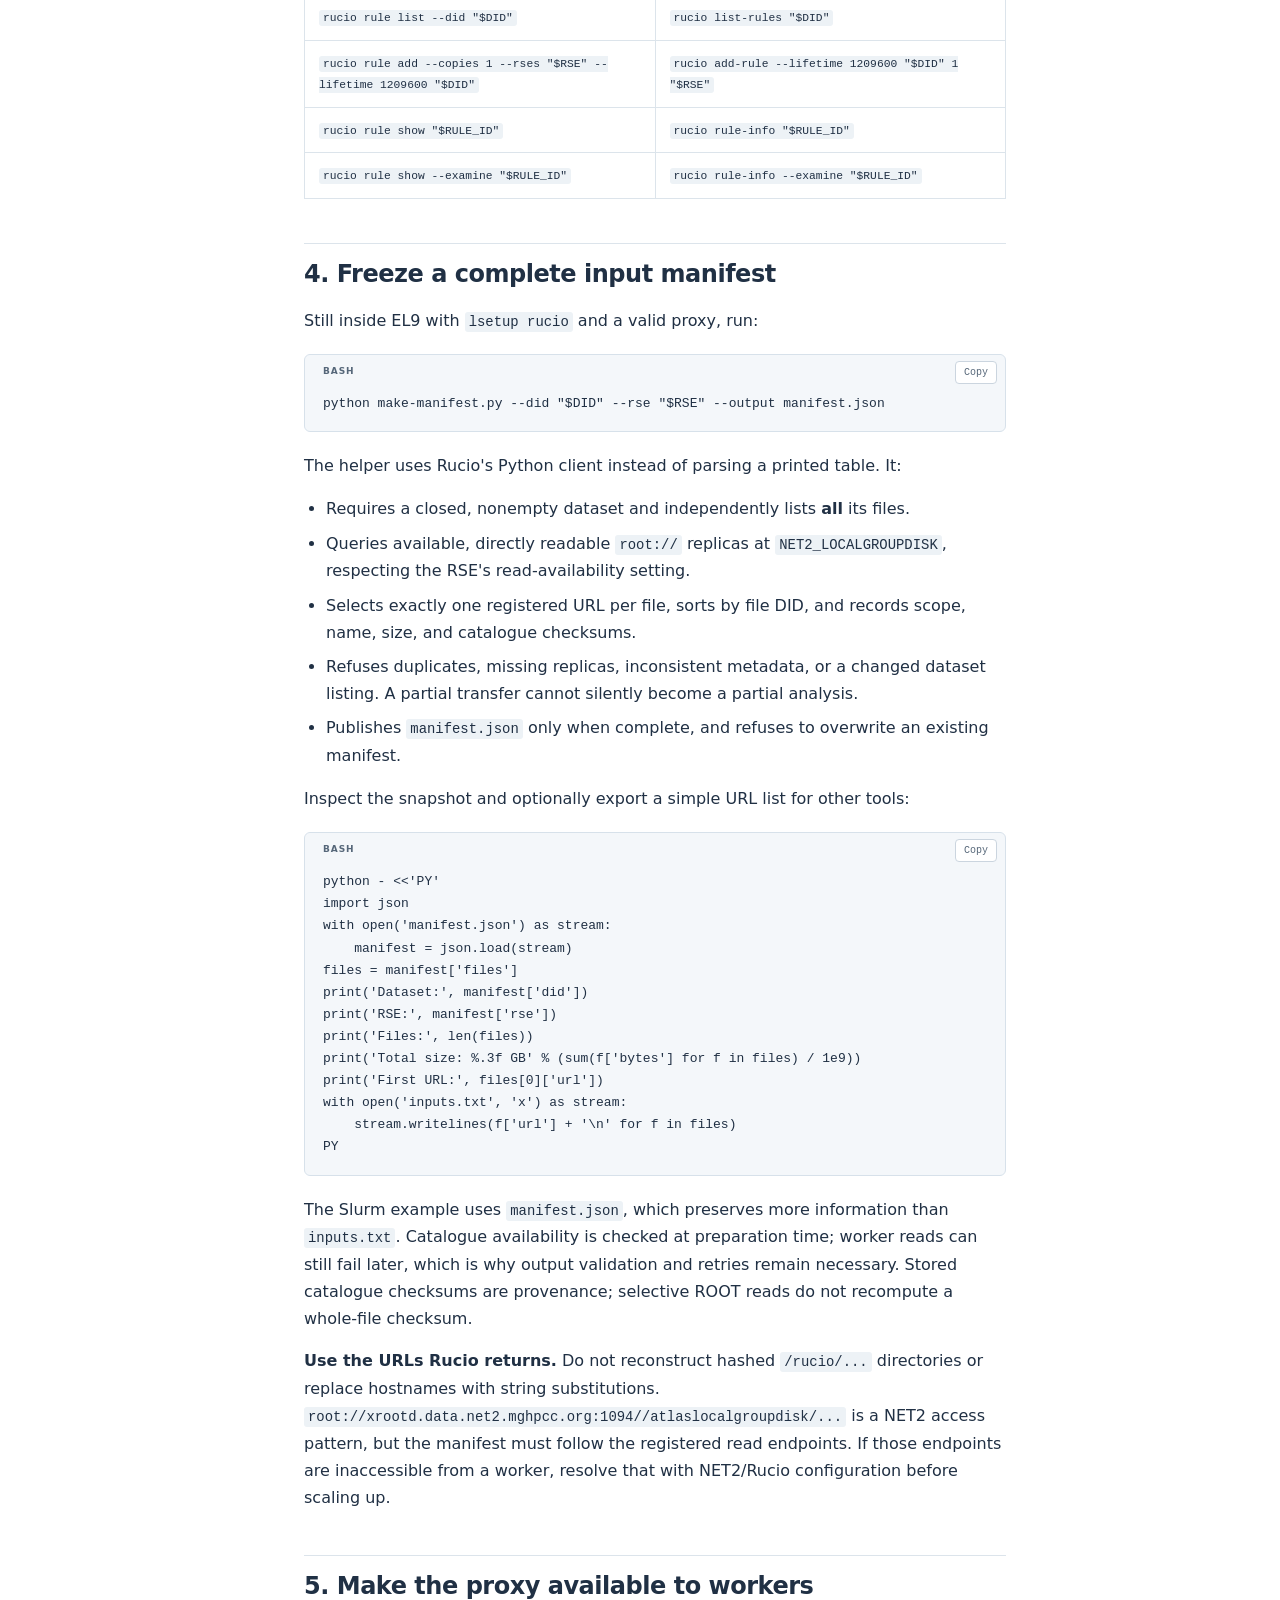
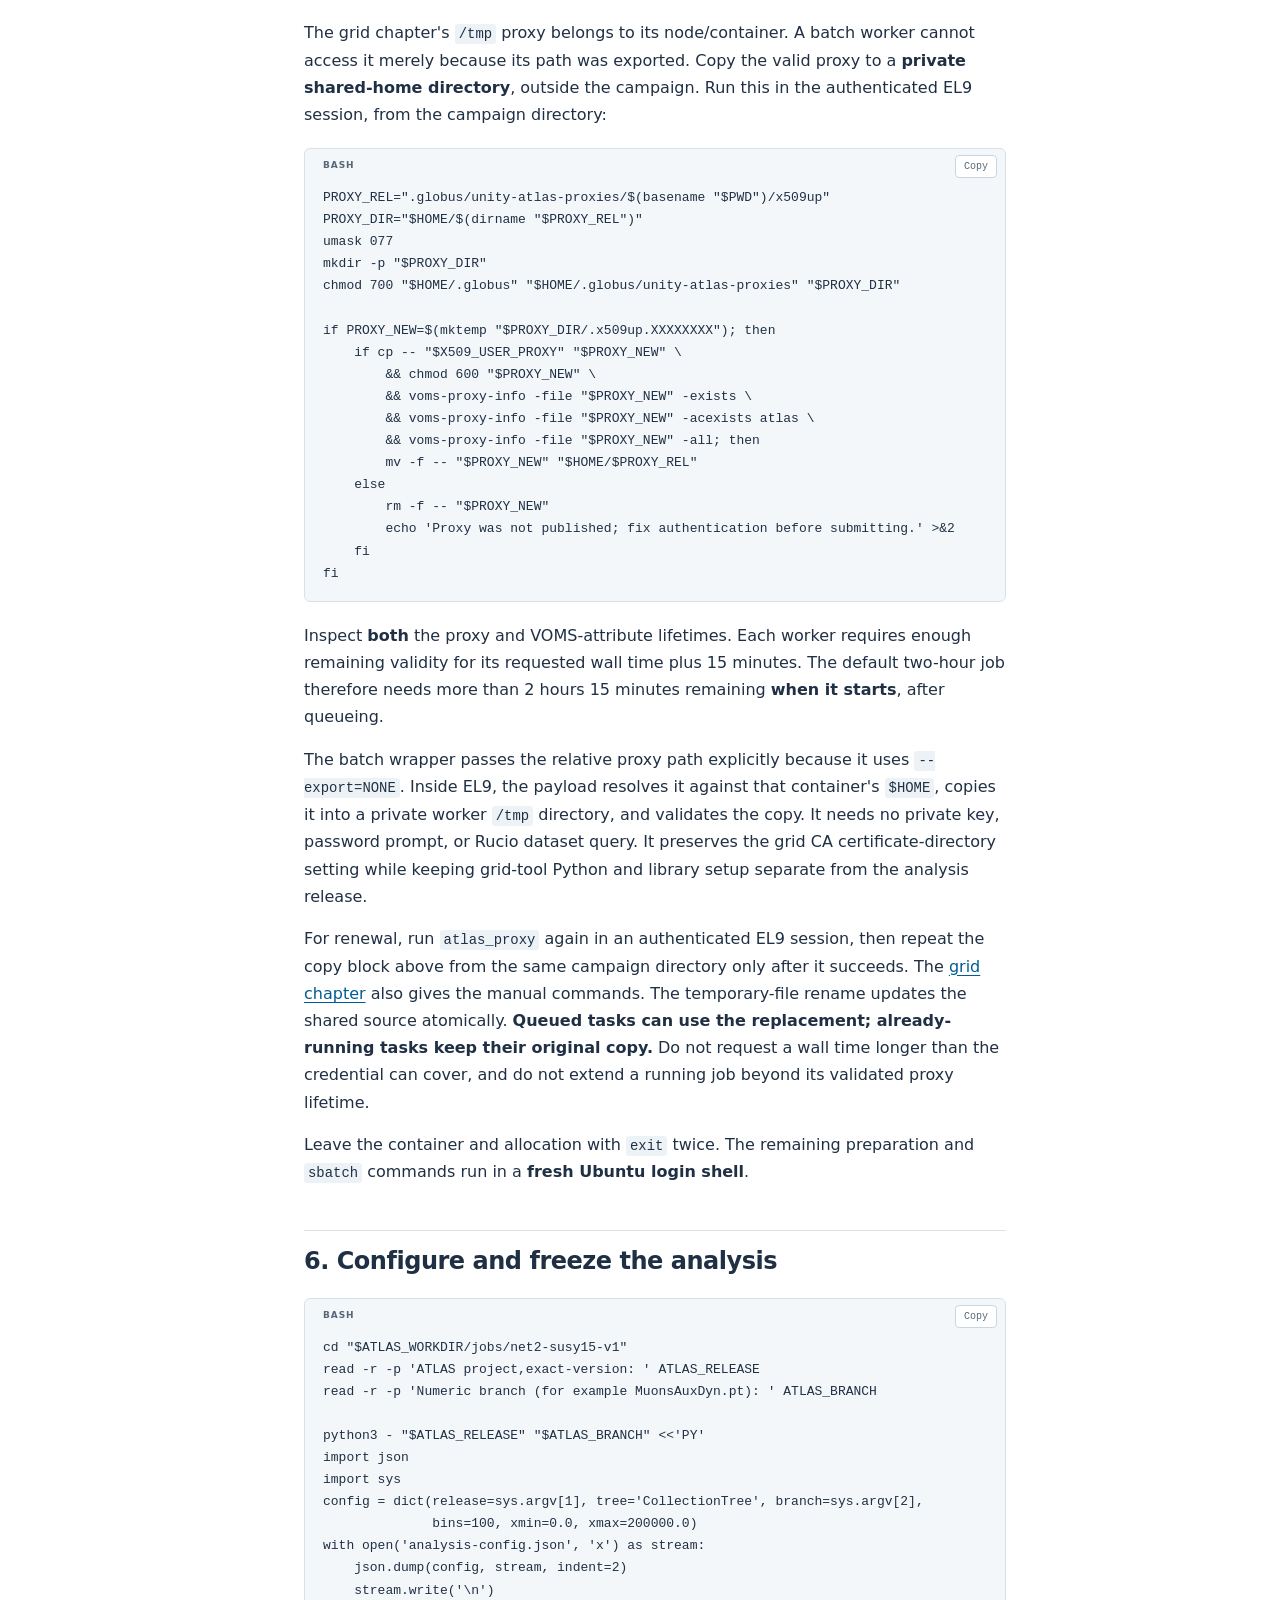
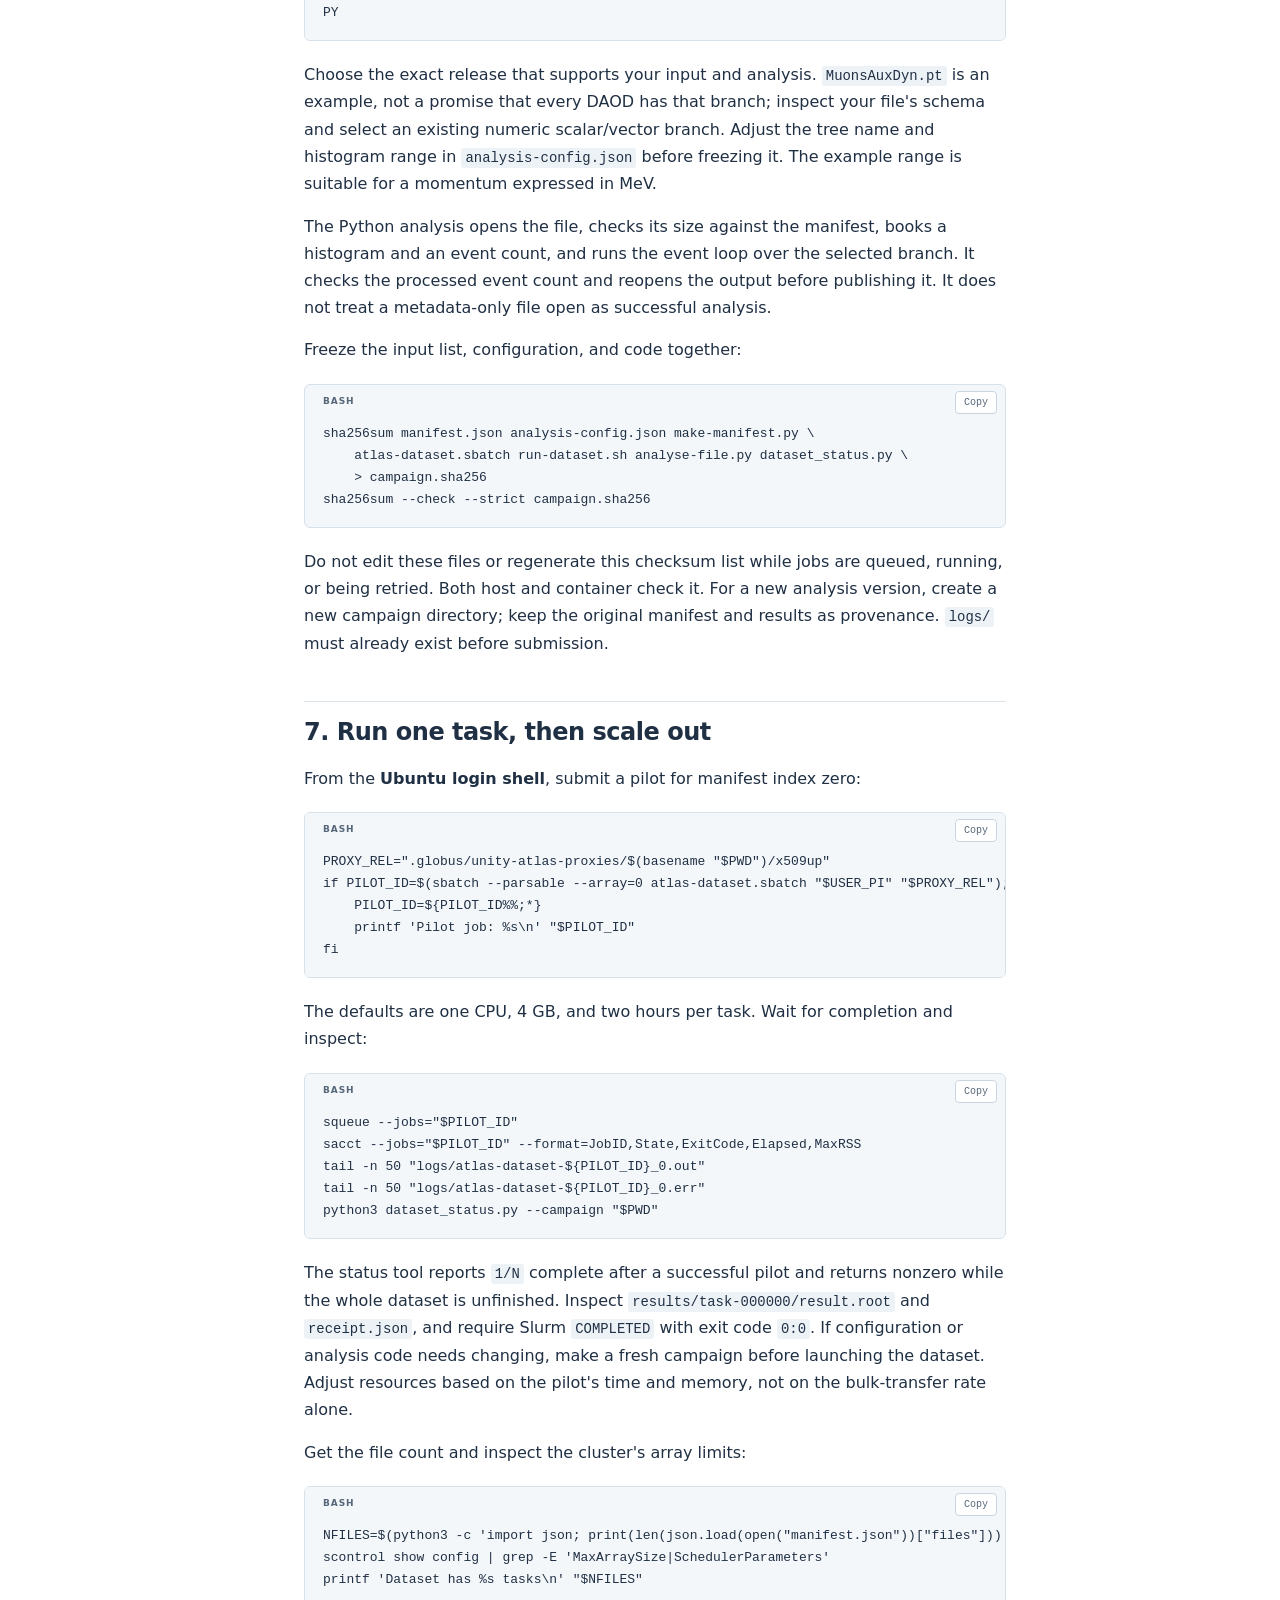
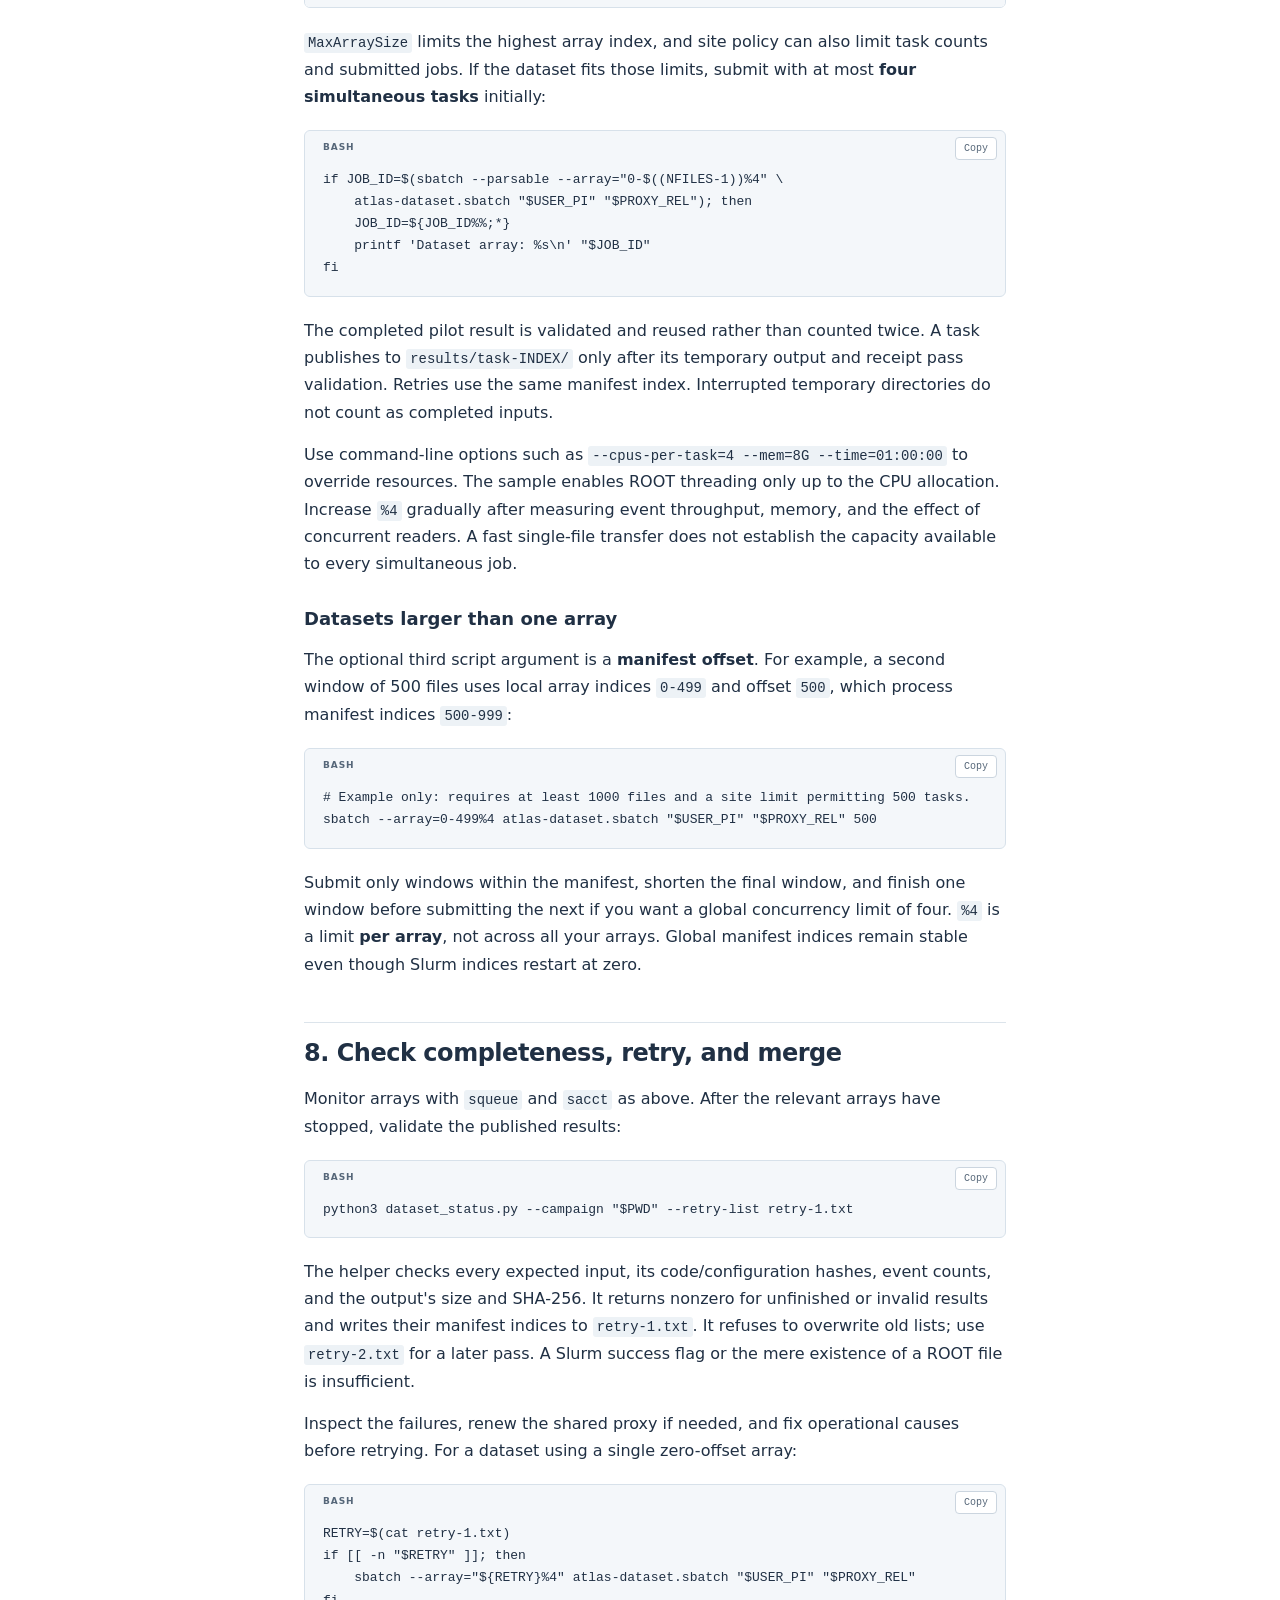
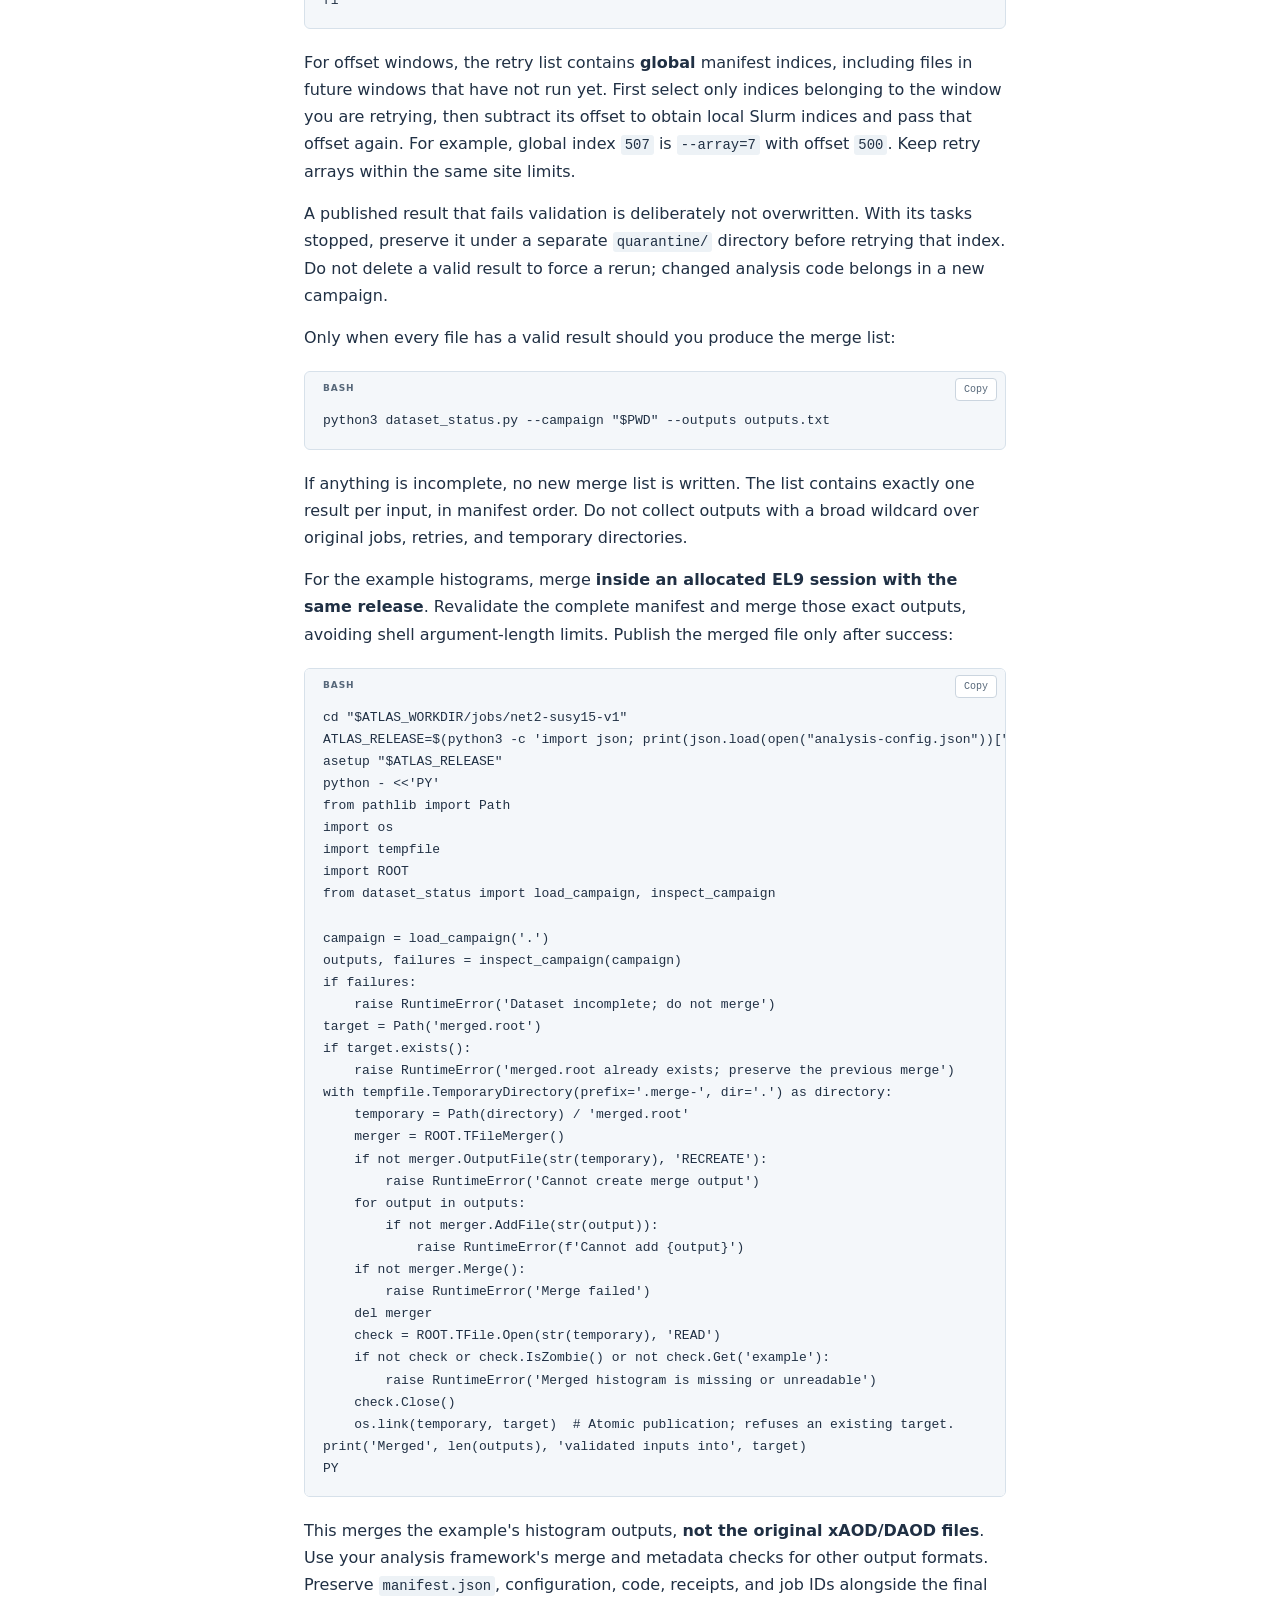
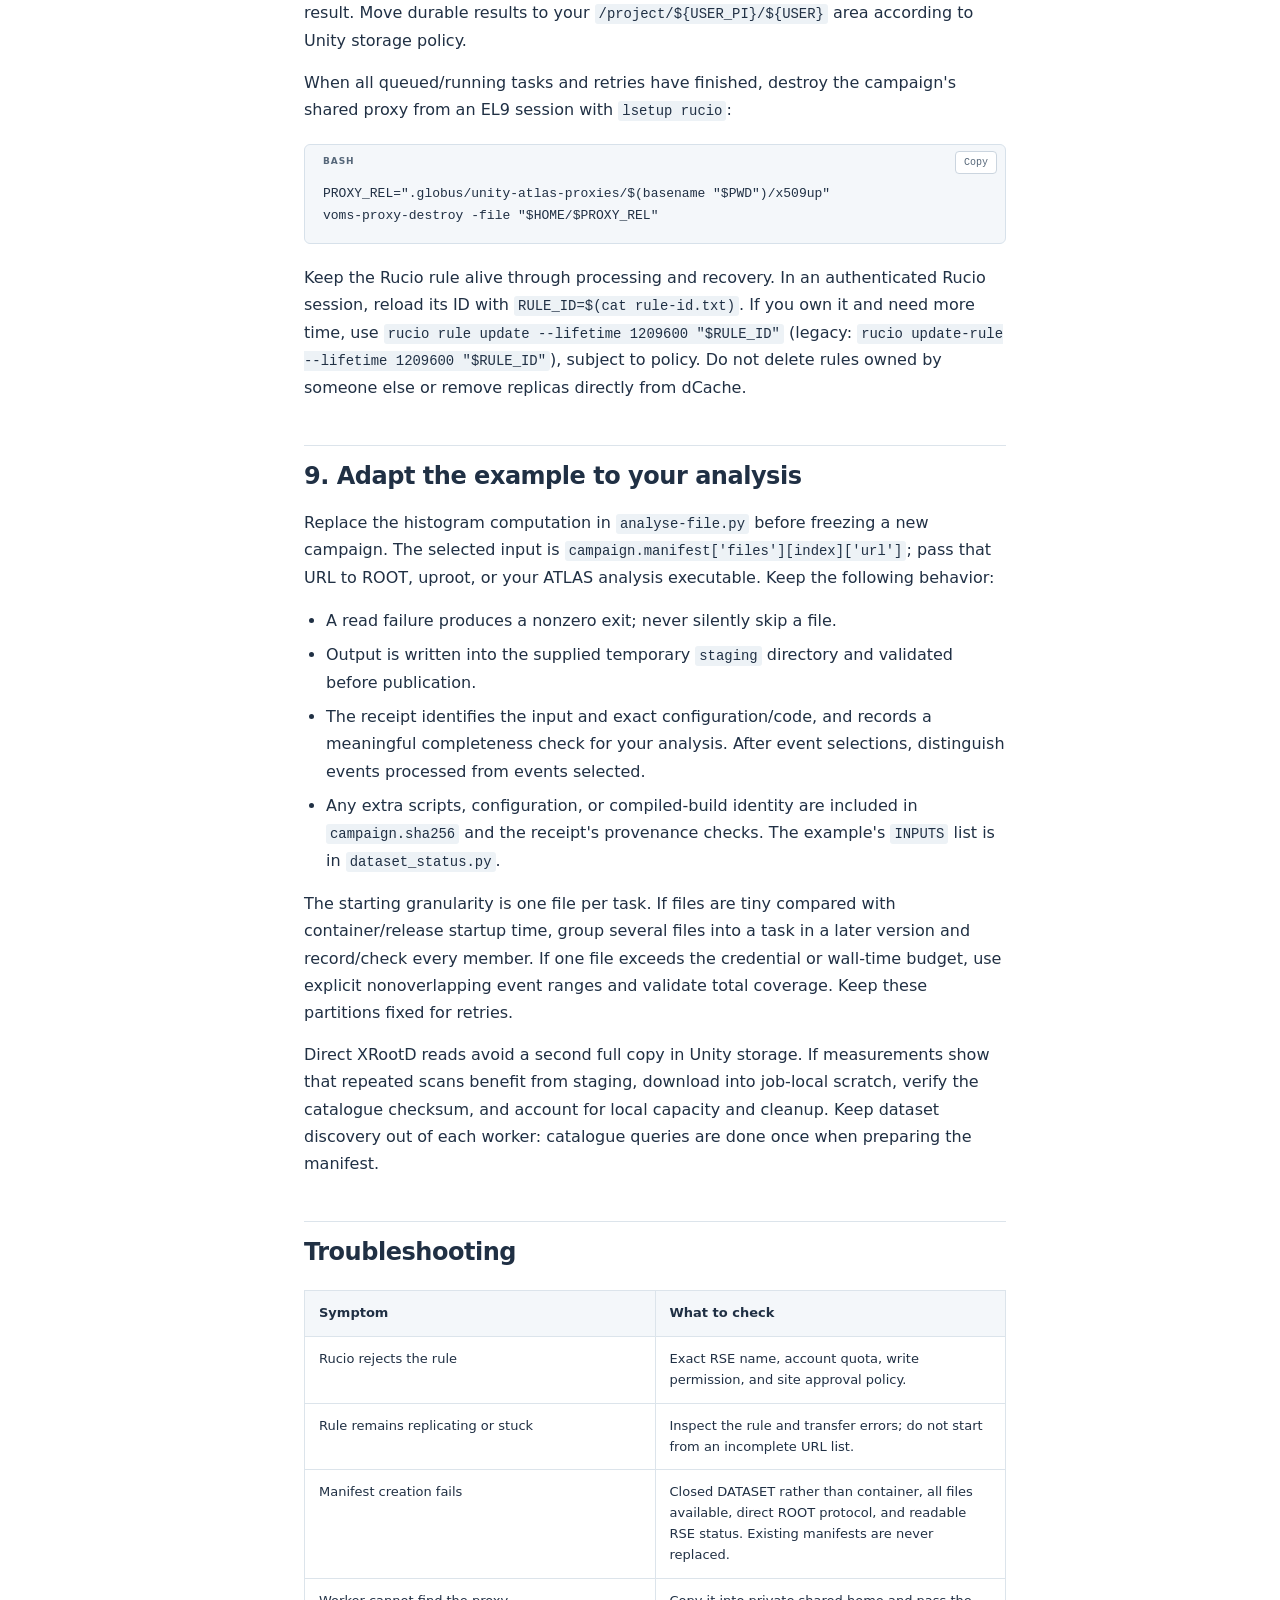
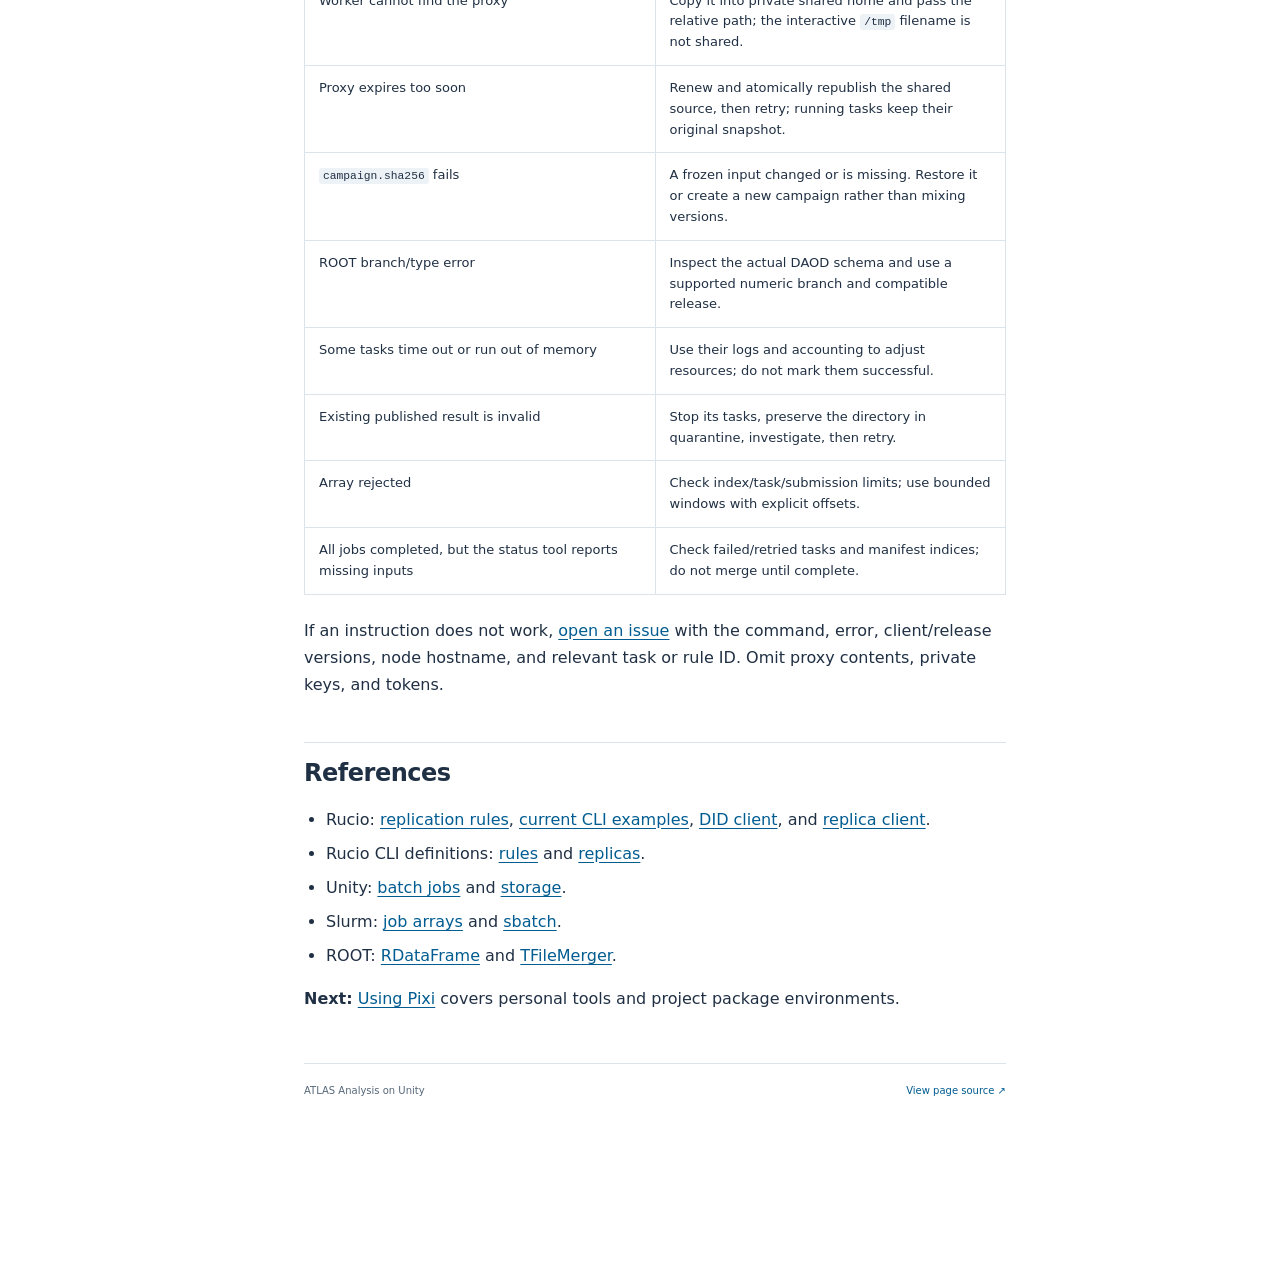
<file: running-on-datasets/index.html>
<!doctype html>
<html lang="en">
<head>
  <meta charset="utf-8">
  <meta name="viewport" content="width=device-width, initial-scale=1">
  <title>Running on datasets with Slurm | ATLAS on Unity</title>
  <meta name="description" content="Replicate a dataset to NET2_LOCALGROUPDISK, freeze its XRootD file manifest, and run validated, restartable Unity Slurm array tasks.">
  <link rel="stylesheet" href="../assets/style.css">
  <script defer src="../assets/search-index.js"></script>
  <script defer src="../assets/site.js"></script>
</head>
<body data-root="../">
<a class="skip" href="#main">Skip to content</a>
<header class="topbar">
  <a class="brand" href="../index.html"><span class="brand-mark" aria-hidden="true">A / U</span><span>ATLAS Analysis on Unity<small>UMass Amherst · Analysis facility guide</small></span></a>
  <nav class="external" aria-label="External resources"><a href="https://docs.unity.rc.umass.edu/documentation/">Unity docs ↗</a><a href="https://atlas-software.docs.cern.ch/">ATLAS docs ↗</a><a href="https://github.com/rafaellopesdesa/unity_atlas">GitHub ↗</a></nav>
  <button class="menu-toggle" aria-controls="sidebar" aria-expanded="false" hidden>Menu</button>
</header>
<div class="layout">
  <aside class="sidebar" id="sidebar">
    <div class="search" hidden><label for="search-input">Search this guide</label><input id="search-input" type="search" placeholder="Search topics or commands…" autocomplete="off"><p id="search-status" aria-live="polite"></p><ul id="search-results" hidden></ul></div>
    <p class="nav-label">Documentation</p>
    <nav class="chapters" aria-label="Chapters"><a href="../index.html">Overview</a><a href="../setting-up-environment/index.html">Setting up the environment</a><a href="../grid-certificates/index.html">Grid certificates and authentication</a><a href="../submitting-jobs/index.html">Submitting jobs with Slurm</a><a aria-current="page" href="index.html">Running on datasets with Slurm</a><a href="../using-pixi/index.html">Using Pixi</a><a href="../using-vscode/index.html">Using VS Code</a><a href="../using-jupyterlab/index.html">Using JupyterLab</a><a href="../codex-agents/index.html">Codex Agents</a></nav>
    <div class="sidebar-note"><span class="status-dot"></span> Growing guide<p>Environment setup, batch jobs, Pixi, VS Code, JupyterLab, and Codex Agents. More analysis workflows will follow.</p></div>
    <a class="sidebar-source" href="https://github.com/rafaellopesdesa/unity_atlas/issues">Report a problem ↗</a>
  </aside>
  <main id="main" tabindex="-1">
    <div class="breadcrumb">Documentation <span>/</span> Running on datasets with Slurm</div>
    <div class="eyebrow">ATLAS · UMASS UNITY</div>
    <h1>Running on datasets with Slurm</h1>
    <article><p>Run a local Unity Slurm array over an ATLAS dataset stored at <strong>NET2_LOCALGROUPDISK</strong>. Rucio arranges and protects the replica; the workers read its files directly through XRootD. No NFS mount or full dataset download to Unity is required.</p>
<p>Complete <a href="../grid-certificates/">Grid certificates and authentication</a> and <a href="../submitting-jobs/">Submitting jobs with Slurm</a> first. This chapter uses the environment chapter's <code>USER_PI</code>, <code>$USER</code>, <code>ATLAS_WORKDIR</code>, and shell shortcuts. Unity's PI directory follows <code>pi_[PI's username]</code>, for example <code>pi_rclsa_umass_edu</code>.</p>
<h2 id="workflow">1. Choose a reproducible unit of work</h2>
<p>The starting point is <strong>one closed dataset, one frozen file manifest, and one file per array task</strong>. Limit the number of simultaneous tasks and start with a single-file pilot. This keeps retries small and gives every input a stable output location.</p>
<table>
<colgroup>
<col style="width: 33%" />
<col style="width: 33%" />
<col style="width: 33%" />
</colgroup>
<thead>
<tr class="header">
<th>Stage</th>
<th>Where it runs</th>
<th>Result</th>
</tr>
</thead>
<tbody>
<tr class="odd">
<td>Request a replica</td>
<td>Interactive EL9 session with Rucio</td>
<td>A rule retaining one dataset copy at NET2.</td>
</tr>
<tr class="even">
<td>Freeze the input list</td>
<td>The same authenticated session</td>
<td><code>manifest.json</code>, with one available NET2 XRootD URL per file.</td>
</tr>
<tr class="odd">
<td>Submit</td>
<td>Fresh Unity Ubuntu login shell</td>
<td>A Slurm array with a concurrency limit.</td>
</tr>
<tr class="even">
<td>Process</td>
<td>EL9 container on each worker</td>
<td>One validated histogram and completion receipt per input.</td>
</tr>
<tr class="odd">
<td>Check and retry</td>
<td>Unity login shell</td>
<td>A list of unfinished inputs, or a complete list for merging.</td>
</tr>
</tbody>
</table>
<p>The example reads a numeric branch and fills a ROOT histogram. It is an executable starting point for connecting your analysis to the workflow, not an ATLAS event selection. Later in the chapter we explain <a href="#your-analysis">how to replace it</a>.</p>
<h2 id="prepare">2. Prepare a campaign directory</h2>
<p>Use a new directory for each dataset/configuration/code version. Here the campaign name is <code>net2-susy15-v1</code>; replace it consistently if you choose another name. On the <strong>Ubuntu login node</strong>:</p>
<pre class="bash"><code>mkdir -p &quot;$ATLAS_WORKDIR/jobs&quot;
if mkdir &quot;$ATLAS_WORKDIR/jobs/net2-susy15-v1&quot;; then
    (
        set -e
        cd &quot;$ATLAS_WORKDIR/jobs/net2-susy15-v1&quot;
        mkdir logs
        for name in make-manifest.py atlas-dataset.sbatch run-dataset.sh \
                    analyse-file.py dataset_status.py; do
            curl --fail --location --output &quot;$name&quot; \
                &quot;https://raw.githubusercontent.com/rafaellopesdesa/unity_atlas/main/examples/datasets/$name&quot;
        done
    )
else
    echo &#39;Choose a new campaign name; the existing directory was not changed.&#39; &gt;&amp;2
fi</code></pre>
<p>Stop if directory creation or a download fails. Do not reuse a campaign containing old results. The five downloadable helpers are:</p>
<table>
<colgroup>
<col style="width: 50%" />
<col style="width: 50%" />
</colgroup>
<thead>
<tr class="header">
<th>Helper</th>
<th>Purpose</th>
</tr>
</thead>
<tbody>
<tr class="odd">
<td><a href="../examples/datasets/make-manifest.py">make-manifest.py</a></td>
<td>Check dataset completeness and select registered NET2 file URLs.</td>
</tr>
<tr class="even">
<td><a href="../examples/datasets/atlas-dataset.sbatch">atlas-dataset.sbatch</a></td>
<td>Allocate a worker and enter EL9.</td>
</tr>
<tr class="odd">
<td><a href="../examples/datasets/run-dataset.sh">run-dataset.sh</a></td>
<td>Validate a worker proxy, load the release, and launch the analysis.</td>
</tr>
<tr class="even">
<td><a href="../examples/datasets/analyse-file.py">analyse-file.py</a></td>
<td>Read one file, validate the output, and publish its result atomically.</td>
</tr>
<tr class="odd">
<td><a href="../examples/datasets/dataset_status.py">dataset_status.py</a></td>
<td>Validate results and produce retry or merge lists.</td>
</tr>
</tbody>
</table>
<p>Keep this directory on shared <code>/work/${USER_PI}/${USER}</code> storage. Slurm transfers the submission script, not the other files. Credentials will be stored separately in private shared home storage.</p>
<h2 id="replicate">3. Request and retain the NET2 replica</h2>
<p>Start an interactive EL9 session using the existing helpers:</p>
<pre class="bash"><code># Unity login node
unity_cpu

# Allocated Ubuntu compute node
module load apptainer/latest
cd &quot;$ATLAS_WORKDIR/jobs/net2-susy15-v1&quot;
setupATLAS -c el9</code></pre>
<p>Inside EL9, use the grid chapter's recommended <a href="../grid-certificates/#proxy-helper"><code>atlas_proxy</code> shortcut</a>. It supplies the explicit certificate/key and proxy output paths. Install the helper once as described there; sourcing its file below also works when the container has not loaded your <code>.bashrc</code>.</p>
<p>Set your ATLAS Rucio account; it may differ from Unity's <code>$USER</code>. The example DID below is a concrete SUSY15 dataset; replace it when processing another dataset:</p>
<pre class="bash"><code>cd &quot;$ATLAS_WORKDIR/jobs/net2-susy15-v1&quot;
lsetup rucio
source &quot;$HOME/.config/unity-atlas/atlas-proxy.sh&quot;
atlas_proxy</code></pre>
<p>Continue only if <code>atlas_proxy</code> succeeds. The explicit <a href="../grid-certificates/#create-proxy">manual proxy recipe</a> remains available if you have not installed the shortcut. Then configure Rucio and the dataset:</p>
<pre class="bash"><code>export RUCIO_ACCOUNT=YOUR_RUCIO_ACCOUNT
export RUCIO_AUTH_TYPE=x509_proxy
export RSE=NET2_LOCALGROUPDISK
DID=&#39;mc16_13TeV:mc16_13TeV.501261.MGPy8EG_s0zpzp2mu2e_500_100_10.deriv.DAOD_SUSY15.e8092_e7400_s3126_r11891_r11748_p4800_tid27118280_00&#39;

rucio --version
rucio rse list --rses &quot;$RSE&quot;
rucio did show &quot;$DID&quot;
rucio rule list --did &quot;$DID&quot;</code></pre>
<p>Use the <strong>full dataset DID</strong>, including scope, not a filename or an XRootD URL. This is the dataset containing the example file <code>DAOD_SUSY15.27118280._000001.pool.root.1</code>; the manifest will include all of its files. Still check its current replica and rule state before requesting another transfer. A dataset is a set of files; a container is a set of datasets. For a container, inspect its contents with <code>rucio did content list "$CONTAINER_DID"</code>, choose its closed child datasets, and use a separate campaign for each. Do not close an official production dataset yourself; wait for completion or select a closed dataset.</p>
<p>Check existing rules before creating another one. An existing rule that retains this dataset at NET2 for your whole campaign may be sufficient. Otherwise request <strong>one copy</strong> at this exact RSE, for example for 14 days:</p>
<pre class="bash"><code>rucio rule add --copies 1 --rses &quot;$RSE&quot; --lifetime 1209600 &quot;$DID&quot;</code></pre>
<p>Record the returned rule ID. This schedules a site-to-site transfer; it does not download the dataset to Unity. The example lifetime is in seconds and must cover the transfer, queueing, processing, and retries. It is not a statement of NET2 quota or retention policy.</p>
<pre class="bash"><code>read -r -p &#39;Rule ID to monitor: &#39; RULE_ID
printf &#39;%s\n&#39; &quot;$RULE_ID&quot; &gt; rule-id.txt
rucio rule show &quot;$RULE_ID&quot;</code></pre>
<p>Continue when the rule is <strong>OK</strong> and all file locks are satisfied. A rule ID alone is not evidence that the transfer has finished. If it is stuck, use <code>rucio rule show --examine "$RULE_ID"</code> and contact the relevant support team with the rule ID. Do not submit repeated rules to retry the same transfer. You can leave the allocation while waiting and return in a later authenticated session.</p>
<p>ATLAS membership permitting reads does not automatically grant your Rucio account quota or permission to place data at this RSE. If the request is rejected, ask the NET2 storage contact for the appropriate quota, group account, or approval procedure. Do not change accounts or request approval flags without knowing the site's policy. Files present without a protecting rule can later be deleted by Rucio.</p>
<h3 id="older-rucio-clients">Older Rucio clients</h3>
<p>The commands above use the newer grouped CLI. If the client supplied by <code>lsetup rucio</code> does not recognize it, use the equivalent legacy command below. Run <strong>one form</strong>, not both:</p>
<table>
<colgroup>
<col style="width: 50%" />
<col style="width: 50%" />
</colgroup>
<thead>
<tr class="header">
<th>Newer command</th>
<th>Legacy equivalent</th>
</tr>
</thead>
<tbody>
<tr class="odd">
<td><code>rucio rse list --rses "$RSE"</code></td>
<td><code>rucio list-rses --rses "$RSE"</code></td>
</tr>
<tr class="even">
<td><code>rucio did show "$DID"</code></td>
<td><code>rucio stat "$DID"</code></td>
</tr>
<tr class="odd">
<td><code>rucio did content list "$CONTAINER_DID"</code></td>
<td><code>rucio list-content "$CONTAINER_DID"</code></td>
</tr>
<tr class="even">
<td><code>rucio rule list --did "$DID"</code></td>
<td><code>rucio list-rules "$DID"</code></td>
</tr>
<tr class="odd">
<td><code>rucio rule add --copies 1 --rses "$RSE" --lifetime 1209600 "$DID"</code></td>
<td><code>rucio add-rule --lifetime 1209600 "$DID" 1 "$RSE"</code></td>
</tr>
<tr class="even">
<td><code>rucio rule show "$RULE_ID"</code></td>
<td><code>rucio rule-info "$RULE_ID"</code></td>
</tr>
<tr class="odd">
<td><code>rucio rule show --examine "$RULE_ID"</code></td>
<td><code>rucio rule-info --examine "$RULE_ID"</code></td>
</tr>
</tbody>
</table>
<h2 id="manifest">4. Freeze a complete input manifest</h2>
<p>Still inside EL9 with <code>lsetup rucio</code> and a valid proxy, run:</p>
<pre class="bash"><code>python make-manifest.py --did &quot;$DID&quot; --rse &quot;$RSE&quot; --output manifest.json</code></pre>
<p>The helper uses Rucio's Python client instead of parsing a printed table. It:</p>
<ul>
<li>Requires a closed, nonempty dataset and independently lists <strong>all</strong> its files.</li>
<li>Queries available, directly readable <code>root://</code> replicas at <code>NET2_LOCALGROUPDISK</code>, respecting the RSE's read-availability setting.</li>
<li>Selects exactly one registered URL per file, sorts by file DID, and records scope, name, size, and catalogue checksums.</li>
<li>Refuses duplicates, missing replicas, inconsistent metadata, or a changed dataset listing. A partial transfer cannot silently become a partial analysis.</li>
<li>Publishes <code>manifest.json</code> only when complete, and refuses to overwrite an existing manifest.</li>
</ul>
<p>Inspect the snapshot and optionally export a simple URL list for other tools:</p>
<pre class="bash"><code>python - &lt;&lt;&#39;PY&#39;
import json
with open(&#39;manifest.json&#39;) as stream:
    manifest = json.load(stream)
files = manifest[&#39;files&#39;]
print(&#39;Dataset:&#39;, manifest[&#39;did&#39;])
print(&#39;RSE:&#39;, manifest[&#39;rse&#39;])
print(&#39;Files:&#39;, len(files))
print(&#39;Total size: %.3f GB&#39; % (sum(f[&#39;bytes&#39;] for f in files) / 1e9))
print(&#39;First URL:&#39;, files[0][&#39;url&#39;])
with open(&#39;inputs.txt&#39;, &#39;x&#39;) as stream:
    stream.writelines(f[&#39;url&#39;] + &#39;\n&#39; for f in files)
PY</code></pre>
<p>The Slurm example uses <code>manifest.json</code>, which preserves more information than <code>inputs.txt</code>. Catalogue availability is checked at preparation time; worker reads can still fail later, which is why output validation and retries remain necessary. Stored catalogue checksums are provenance; selective ROOT reads do not recompute a whole-file checksum.</p>
<p><strong>Use the URLs Rucio returns.</strong> Do not reconstruct hashed <code>/rucio/...</code> directories or replace hostnames with string substitutions. <code>root://xrootd.data.net2.mghpcc.org:1094//atlaslocalgroupdisk/...</code> is a NET2 access pattern, but the manifest must follow the registered read endpoints. If those endpoints are inaccessible from a worker, resolve that with NET2/Rucio configuration before scaling up.</p>
<h2 id="worker-proxy">5. Make the proxy available to workers</h2>
<p>The grid chapter's <code>/tmp</code> proxy belongs to its node/container. A batch worker cannot access it merely because its path was exported. Copy the valid proxy to a <strong>private shared-home directory</strong>, outside the campaign. Run this in the authenticated EL9 session, from the campaign directory:</p>
<pre class="bash"><code>PROXY_REL=&quot;.globus/unity-atlas-proxies/$(basename &quot;$PWD&quot;)/x509up&quot;
PROXY_DIR=&quot;$HOME/$(dirname &quot;$PROXY_REL&quot;)&quot;
umask 077
mkdir -p &quot;$PROXY_DIR&quot;
chmod 700 &quot;$HOME/.globus&quot; &quot;$HOME/.globus/unity-atlas-proxies&quot; &quot;$PROXY_DIR&quot;

if PROXY_NEW=$(mktemp &quot;$PROXY_DIR/.x509up.XXXXXXXX&quot;); then
    if cp -- &quot;$X509_USER_PROXY&quot; &quot;$PROXY_NEW&quot; \
        &amp;&amp; chmod 600 &quot;$PROXY_NEW&quot; \
        &amp;&amp; voms-proxy-info -file &quot;$PROXY_NEW&quot; -exists \
        &amp;&amp; voms-proxy-info -file &quot;$PROXY_NEW&quot; -acexists atlas \
        &amp;&amp; voms-proxy-info -file &quot;$PROXY_NEW&quot; -all; then
        mv -f -- &quot;$PROXY_NEW&quot; &quot;$HOME/$PROXY_REL&quot;
    else
        rm -f -- &quot;$PROXY_NEW&quot;
        echo &#39;Proxy was not published; fix authentication before submitting.&#39; &gt;&amp;2
    fi
fi</code></pre>
<p>Inspect <strong>both</strong> the proxy and VOMS-attribute lifetimes. Each worker requires enough remaining validity for its requested wall time plus 15 minutes. The default two-hour job therefore needs more than 2 hours 15 minutes remaining <strong>when it starts</strong>, after queueing.</p>
<p>The batch wrapper passes the relative proxy path explicitly because it uses <code>--export=NONE</code>. Inside EL9, the payload resolves it against that container's <code>$HOME</code>, copies it into a private worker <code>/tmp</code> directory, and validates the copy. It needs no private key, password prompt, or Rucio dataset query. It preserves the grid CA certificate-directory setting while keeping grid-tool Python and library setup separate from the analysis release.</p>
<p>For renewal, run <code>atlas_proxy</code> again in an authenticated EL9 session, then repeat the copy block above from the same campaign directory only after it succeeds. The <a href="../grid-certificates/#renew">grid chapter</a> also gives the manual commands. The temporary-file rename updates the shared source atomically. <strong>Queued tasks can use the replacement; already-running tasks keep their original copy.</strong> Do not request a wall time longer than the credential can cover, and do not extend a running job beyond its validated proxy lifetime.</p>
<p>Leave the container and allocation with <code>exit</code> twice. The remaining preparation and <code>sbatch</code> commands run in a <strong>fresh Ubuntu login shell</strong>.</p>
<h2 id="configure">6. Configure and freeze the analysis</h2>
<pre class="bash"><code>cd &quot;$ATLAS_WORKDIR/jobs/net2-susy15-v1&quot;
read -r -p &#39;ATLAS project,exact-version: &#39; ATLAS_RELEASE
read -r -p &#39;Numeric branch (for example MuonsAuxDyn.pt): &#39; ATLAS_BRANCH

python3 - &quot;$ATLAS_RELEASE&quot; &quot;$ATLAS_BRANCH&quot; &lt;&lt;&#39;PY&#39;
import json
import sys
config = dict(release=sys.argv[1], tree=&#39;CollectionTree&#39;, branch=sys.argv[2],
              bins=100, xmin=0.0, xmax=200000.0)
with open(&#39;analysis-config.json&#39;, &#39;x&#39;) as stream:
    json.dump(config, stream, indent=2)
    stream.write(&#39;\n&#39;)
PY</code></pre>
<p>Choose the exact release that supports your input and analysis. <code>MuonsAuxDyn.pt</code> is an example, not a promise that every DAOD has that branch; inspect your file's schema and select an existing numeric scalar/vector branch. Adjust the tree name and histogram range in <code>analysis-config.json</code> before freezing it. The example range is suitable for a momentum expressed in MeV.</p>
<p>The Python analysis opens the file, checks its size against the manifest, books a histogram and an event count, and runs the event loop over the selected branch. It checks the processed event count and reopens the output before publishing it. It does not treat a metadata-only file open as successful analysis.</p>
<p>Freeze the input list, configuration, and code together:</p>
<pre class="bash"><code>sha256sum manifest.json analysis-config.json make-manifest.py \
    atlas-dataset.sbatch run-dataset.sh analyse-file.py dataset_status.py \
    &gt; campaign.sha256
sha256sum --check --strict campaign.sha256</code></pre>
<p>Do not edit these files or regenerate this checksum list while jobs are queued, running, or being retried. Both host and container check it. For a new analysis version, create a new campaign directory; keep the original manifest and results as provenance. <code>logs/</code> must already exist before submission.</p>
<h2 id="submit">7. Run one task, then scale out</h2>
<p>From the <strong>Ubuntu login shell</strong>, submit a pilot for manifest index zero:</p>
<pre class="bash"><code>PROXY_REL=&quot;.globus/unity-atlas-proxies/$(basename &quot;$PWD&quot;)/x509up&quot;
if PILOT_ID=$(sbatch --parsable --array=0 atlas-dataset.sbatch &quot;$USER_PI&quot; &quot;$PROXY_REL&quot;); then
    PILOT_ID=${PILOT_ID%%;*}
    printf &#39;Pilot job: %s\n&#39; &quot;$PILOT_ID&quot;
fi</code></pre>
<p>The defaults are one CPU, 4 GB, and two hours per task. Wait for completion and inspect:</p>
<pre class="bash"><code>squeue --jobs=&quot;$PILOT_ID&quot;
sacct --jobs=&quot;$PILOT_ID&quot; --format=JobID,State,ExitCode,Elapsed,MaxRSS
tail -n 50 &quot;logs/atlas-dataset-${PILOT_ID}_0.out&quot;
tail -n 50 &quot;logs/atlas-dataset-${PILOT_ID}_0.err&quot;
python3 dataset_status.py --campaign &quot;$PWD&quot;</code></pre>
<p>The status tool reports <code>1/N</code> complete after a successful pilot and returns nonzero while the whole dataset is unfinished. Inspect <code>results/task-000000/result.root</code> and <code>receipt.json</code>, and require Slurm <code>COMPLETED</code> with exit code <code>0:0</code>. If configuration or analysis code needs changing, make a fresh campaign before launching the dataset. Adjust resources based on the pilot's time and memory, not on the bulk-transfer rate alone.</p>
<p>Get the file count and inspect the cluster's array limits:</p>
<pre class="bash"><code>NFILES=$(python3 -c &#39;import json; print(len(json.load(open(&quot;manifest.json&quot;))[&quot;files&quot;]))&#39;)
scontrol show config | grep -E &#39;MaxArraySize|SchedulerParameters&#39;
printf &#39;Dataset has %s tasks\n&#39; &quot;$NFILES&quot;</code></pre>
<p><code>MaxArraySize</code> limits the highest array index, and site policy can also limit task counts and submitted jobs. If the dataset fits those limits, submit with at most <strong>four simultaneous tasks</strong> initially:</p>
<pre class="bash"><code>if JOB_ID=$(sbatch --parsable --array=&quot;0-$((NFILES-1))%4&quot; \
    atlas-dataset.sbatch &quot;$USER_PI&quot; &quot;$PROXY_REL&quot;); then
    JOB_ID=${JOB_ID%%;*}
    printf &#39;Dataset array: %s\n&#39; &quot;$JOB_ID&quot;
fi</code></pre>
<p>The completed pilot result is validated and reused rather than counted twice. A task publishes to <code>results/task-INDEX/</code> only after its temporary output and receipt pass validation. Retries use the same manifest index. Interrupted temporary directories do not count as completed inputs.</p>
<p>Use command-line options such as <code>--cpus-per-task=4 --mem=8G --time=01:00:00</code> to override resources. The sample enables ROOT threading only up to the CPU allocation. Increase <code>%4</code> gradually after measuring event throughput, memory, and the effect of concurrent readers. A fast single-file transfer does not establish the capacity available to every simultaneous job.</p>
<h3 id="datasets-larger-than-one-array">Datasets larger than one array</h3>
<p>The optional third script argument is a <strong>manifest offset</strong>. For example, a second window of 500 files uses local array indices <code>0-499</code> and offset <code>500</code>, which process manifest indices <code>500-999</code>:</p>
<pre class="bash"><code># Example only: requires at least 1000 files and a site limit permitting 500 tasks.
sbatch --array=0-499%4 atlas-dataset.sbatch &quot;$USER_PI&quot; &quot;$PROXY_REL&quot; 500</code></pre>
<p>Submit only windows within the manifest, shorten the final window, and finish one window before submitting the next if you want a global concurrency limit of four. <code>%4</code> is a limit <strong>per array</strong>, not across all your arrays. Global manifest indices remain stable even though Slurm indices restart at zero.</p>
<h2 id="results">8. Check completeness, retry, and merge</h2>
<p>Monitor arrays with <code>squeue</code> and <code>sacct</code> as above. After the relevant arrays have stopped, validate the published results:</p>
<pre class="bash"><code>python3 dataset_status.py --campaign &quot;$PWD&quot; --retry-list retry-1.txt</code></pre>
<p>The helper checks every expected input, its code/configuration hashes, event counts, and the output's size and SHA-256. It returns nonzero for unfinished or invalid results and writes their manifest indices to <code>retry-1.txt</code>. It refuses to overwrite old lists; use <code>retry-2.txt</code> for a later pass. A Slurm success flag or the mere existence of a ROOT file is insufficient.</p>
<p>Inspect the failures, renew the shared proxy if needed, and fix operational causes before retrying. For a dataset using a single zero-offset array:</p>
<pre class="bash"><code>RETRY=$(cat retry-1.txt)
if [[ -n &quot;$RETRY&quot; ]]; then
    sbatch --array=&quot;${RETRY}%4&quot; atlas-dataset.sbatch &quot;$USER_PI&quot; &quot;$PROXY_REL&quot;
fi</code></pre>
<p>For offset windows, the retry list contains <strong>global</strong> manifest indices, including files in future windows that have not run yet. First select only indices belonging to the window you are retrying, then subtract its offset to obtain local Slurm indices and pass that offset again. For example, global index <code>507</code> is <code>--array=7</code> with offset <code>500</code>. Keep retry arrays within the same site limits.</p>
<p>A published result that fails validation is deliberately not overwritten. With its tasks stopped, preserve it under a separate <code>quarantine/</code> directory before retrying that index. Do not delete a valid result to force a rerun; changed analysis code belongs in a new campaign.</p>
<p>Only when every file has a valid result should you produce the merge list:</p>
<pre class="bash"><code>python3 dataset_status.py --campaign &quot;$PWD&quot; --outputs outputs.txt</code></pre>
<p>If anything is incomplete, no new merge list is written. The list contains exactly one result per input, in manifest order. Do not collect outputs with a broad wildcard over original jobs, retries, and temporary directories.</p>
<p>For the example histograms, merge <strong>inside an allocated EL9 session with the same release</strong>. Revalidate the complete manifest and merge those exact outputs, avoiding shell argument-length limits. Publish the merged file only after success:</p>
<pre class="bash"><code>cd &quot;$ATLAS_WORKDIR/jobs/net2-susy15-v1&quot;
ATLAS_RELEASE=$(python3 -c &#39;import json; print(json.load(open(&quot;analysis-config.json&quot;))[&quot;release&quot;])&#39;)
asetup &quot;$ATLAS_RELEASE&quot;
python - &lt;&lt;&#39;PY&#39;
from pathlib import Path
import os
import tempfile
import ROOT
from dataset_status import load_campaign, inspect_campaign

campaign = load_campaign(&#39;.&#39;)
outputs, failures = inspect_campaign(campaign)
if failures:
    raise RuntimeError(&#39;Dataset incomplete; do not merge&#39;)
target = Path(&#39;merged.root&#39;)
if target.exists():
    raise RuntimeError(&#39;merged.root already exists; preserve the previous merge&#39;)
with tempfile.TemporaryDirectory(prefix=&#39;.merge-&#39;, dir=&#39;.&#39;) as directory:
    temporary = Path(directory) / &#39;merged.root&#39;
    merger = ROOT.TFileMerger()
    if not merger.OutputFile(str(temporary), &#39;RECREATE&#39;):
        raise RuntimeError(&#39;Cannot create merge output&#39;)
    for output in outputs:
        if not merger.AddFile(str(output)):
            raise RuntimeError(f&#39;Cannot add {output}&#39;)
    if not merger.Merge():
        raise RuntimeError(&#39;Merge failed&#39;)
    del merger
    check = ROOT.TFile.Open(str(temporary), &#39;READ&#39;)
    if not check or check.IsZombie() or not check.Get(&#39;example&#39;):
        raise RuntimeError(&#39;Merged histogram is missing or unreadable&#39;)
    check.Close()
    os.link(temporary, target)  # Atomic publication; refuses an existing target.
print(&#39;Merged&#39;, len(outputs), &#39;validated inputs into&#39;, target)
PY</code></pre>
<p>This merges the example's histogram outputs, <strong>not the original xAOD/DAOD files</strong>. Use your analysis framework's merge and metadata checks for other output formats. Preserve <code>manifest.json</code>, configuration, code, receipts, and job IDs alongside the final result. Move durable results to your <code>/project/${USER_PI}/${USER}</code> area according to Unity storage policy.</p>
<p>When all queued/running tasks and retries have finished, destroy the campaign's shared proxy from an EL9 session with <code>lsetup rucio</code>:</p>
<pre class="bash"><code>PROXY_REL=&quot;.globus/unity-atlas-proxies/$(basename &quot;$PWD&quot;)/x509up&quot;
voms-proxy-destroy -file &quot;$HOME/$PROXY_REL&quot;</code></pre>
<p>Keep the Rucio rule alive through processing and recovery. In an authenticated Rucio session, reload its ID with <code>RULE_ID=$(cat rule-id.txt)</code>. If you own it and need more time, use <code>rucio rule update --lifetime 1209600 "$RULE_ID"</code> (legacy: <code>rucio update-rule --lifetime 1209600 "$RULE_ID"</code>), subject to policy. Do not delete rules owned by someone else or remove replicas directly from dCache.</p>
<h2 id="your-analysis">9. Adapt the example to your analysis</h2>
<p>Replace the histogram computation in <code>analyse-file.py</code> before freezing a new campaign. The selected input is <code>campaign.manifest['files'][index]['url']</code>; pass that URL to ROOT, uproot, or your ATLAS analysis executable. Keep the following behavior:</p>
<ul>
<li>A read failure produces a nonzero exit; never silently skip a file.</li>
<li>Output is written into the supplied temporary <code>staging</code> directory and validated before publication.</li>
<li>The receipt identifies the input and exact configuration/code, and records a meaningful completeness check for your analysis. After event selections, distinguish events processed from events selected.</li>
<li>Any extra scripts, configuration, or compiled-build identity are included in <code>campaign.sha256</code> and the receipt's provenance checks. The example's <code>INPUTS</code> list is in <code>dataset_status.py</code>.</li>
</ul>
<p>The starting granularity is one file per task. If files are tiny compared with container/release startup time, group several files into a task in a later version and record/check every member. If one file exceeds the credential or wall-time budget, use explicit nonoverlapping event ranges and validate total coverage. Keep these partitions fixed for retries.</p>
<p>Direct XRootD reads avoid a second full copy in Unity storage. If measurements show that repeated scans benefit from staging, download into job-local scratch, verify the catalogue checksum, and account for local capacity and cleanup. Keep dataset discovery out of each worker: catalogue queries are done once when preparing the manifest.</p>
<h2 id="troubleshooting">Troubleshooting</h2>
<table>
<colgroup>
<col style="width: 50%" />
<col style="width: 50%" />
</colgroup>
<thead>
<tr class="header">
<th>Symptom</th>
<th>What to check</th>
</tr>
</thead>
<tbody>
<tr class="odd">
<td>Rucio rejects the rule</td>
<td>Exact RSE name, account quota, write permission, and site approval policy.</td>
</tr>
<tr class="even">
<td>Rule remains replicating or stuck</td>
<td>Inspect the rule and transfer errors; do not start from an incomplete URL list.</td>
</tr>
<tr class="odd">
<td>Manifest creation fails</td>
<td>Closed DATASET rather than container, all files available, direct ROOT protocol, and readable RSE status. Existing manifests are never replaced.</td>
</tr>
<tr class="even">
<td>Worker cannot find the proxy</td>
<td>Copy it into private shared home and pass the relative path; the interactive <code>/tmp</code> filename is not shared.</td>
</tr>
<tr class="odd">
<td>Proxy expires too soon</td>
<td>Renew and atomically republish the shared source, then retry; running tasks keep their original snapshot.</td>
</tr>
<tr class="even">
<td><code>campaign.sha256</code> fails</td>
<td>A frozen input changed or is missing. Restore it or create a new campaign rather than mixing versions.</td>
</tr>
<tr class="odd">
<td>ROOT branch/type error</td>
<td>Inspect the actual DAOD schema and use a supported numeric branch and compatible release.</td>
</tr>
<tr class="even">
<td>Some tasks time out or run out of memory</td>
<td>Use their logs and accounting to adjust resources; do not mark them successful.</td>
</tr>
<tr class="odd">
<td>Existing published result is invalid</td>
<td>Stop its tasks, preserve the directory in quarantine, investigate, then retry.</td>
</tr>
<tr class="even">
<td>Array rejected</td>
<td>Check index/task/submission limits; use bounded windows with explicit offsets.</td>
</tr>
<tr class="odd">
<td>All jobs completed, but the status tool reports missing inputs</td>
<td>Check failed/retried tasks and manifest indices; do not merge until complete.</td>
</tr>
</tbody>
</table>
<p>If an instruction does not work, <a href="https://github.com/rafaellopesdesa/unity_atlas/issues">open an issue</a> with the command, error, client/release versions, node hostname, and relevant task or rule ID. Omit proxy contents, private keys, and tokens.</p>
<h2 id="references">References</h2>
<ul>
<li>Rucio: <a href="https://rucio.github.io/documentation/started/concepts/replica_management/">replication rules</a>, <a href="https://rucio.github.io/documentation/started/concepts/replication_rules_examples/">current CLI examples</a>, <a href="https://rucio.github.io/documentation/html/client_api/didclient.html">DID client</a>, and <a href="https://rucio.github.io/documentation/html/client_api/replicaclient.html">replica client</a>.</li>
<li>Rucio CLI definitions: <a href="https://github.com/rucio/rucio/blob/master/lib/rucio/cli/rule.py">rules</a> and <a href="https://github.com/rucio/rucio/blob/master/lib/rucio/cli/replica.py">replicas</a>.</li>
<li>Unity: <a href="https://docs.unity.rc.umass.edu/documentation/jobs/sbatch/">batch jobs</a> and <a href="https://docs.unity.rc.umass.edu/documentation/cluster_specs/storage/">storage</a>.</li>
<li>Slurm: <a href="https://slurm.schedmd.com/job_array.html">job arrays</a> and <a href="https://slurm.schedmd.com/sbatch.html">sbatch</a>.</li>
<li>ROOT: <a href="https://root.cern.ch/doc/master/classROOT_1_1RDataFrame.html">RDataFrame</a> and <a href="https://root.cern.ch/doc/master/classTFileMerger.html">TFileMerger</a>.</li>
</ul>
<p><strong>Next:</strong> <a href="../using-pixi/">Using Pixi</a> covers personal tools and project package environments.</p>
</article>
    <footer><span>ATLAS Analysis on Unity</span><a href="https://github.com/rafaellopesdesa/unity_atlas/blob/main/docs/running-on-datasets.md">View page source ↗</a></footer>
  </main>
  <aside class="toc" aria-label="On this page"><p class="nav-label">On this page</p><nav><a href="#workflow">1. Choose a reproducible unit of work</a><a href="#prepare">2. Prepare a campaign directory</a><a href="#replicate">3. Request and retain the NET2 replica</a><a href="#manifest">4. Freeze a complete input manifest</a><a href="#worker-proxy">5. Make the proxy available to workers</a><a href="#configure">6. Configure and freeze the analysis</a><a href="#submit">7. Run one task, then scale out</a><a href="#results">8. Check completeness, retry, and merge</a><a href="#your-analysis">9. Adapt the example to your analysis</a><a href="#troubleshooting">Troubleshooting</a><a href="#references">References</a></nav><a class="back-top" href="#main">Back to top ↑</a></aside>
</div>
</body>
</html>
</file>
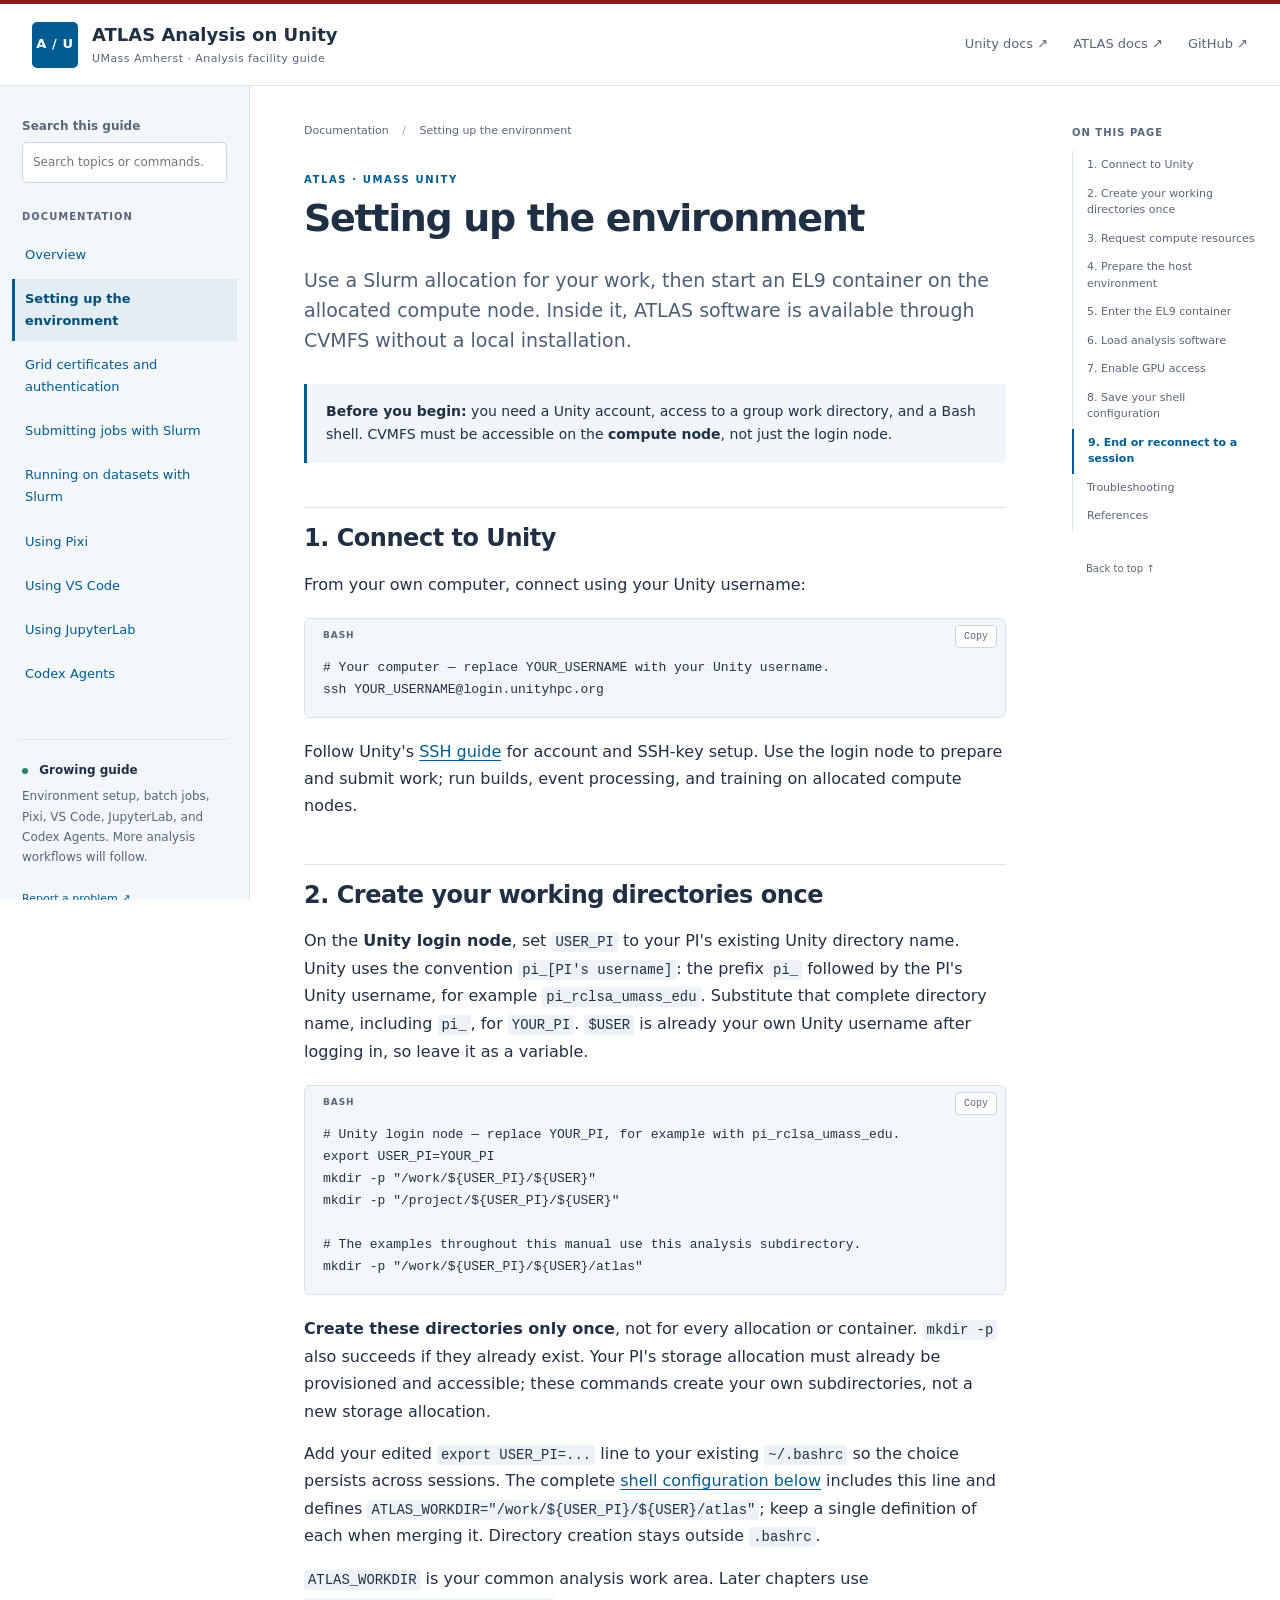
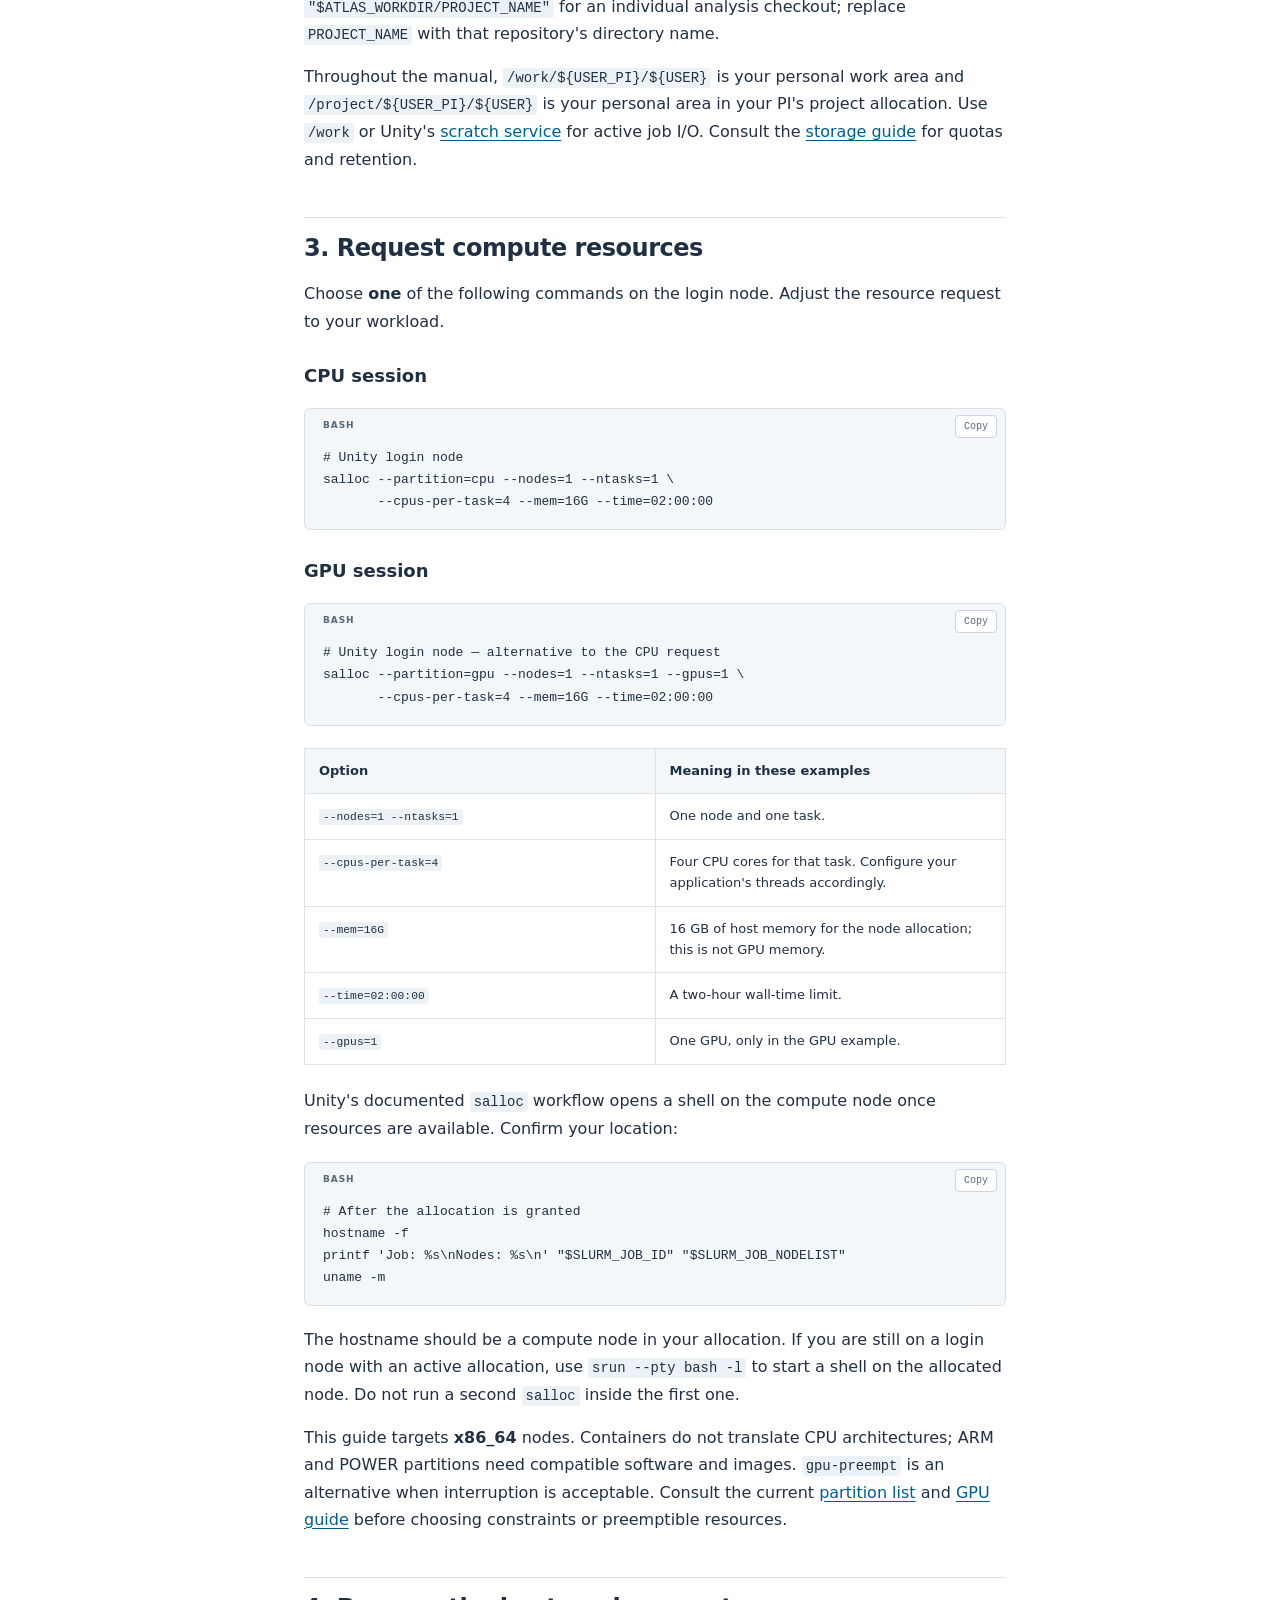
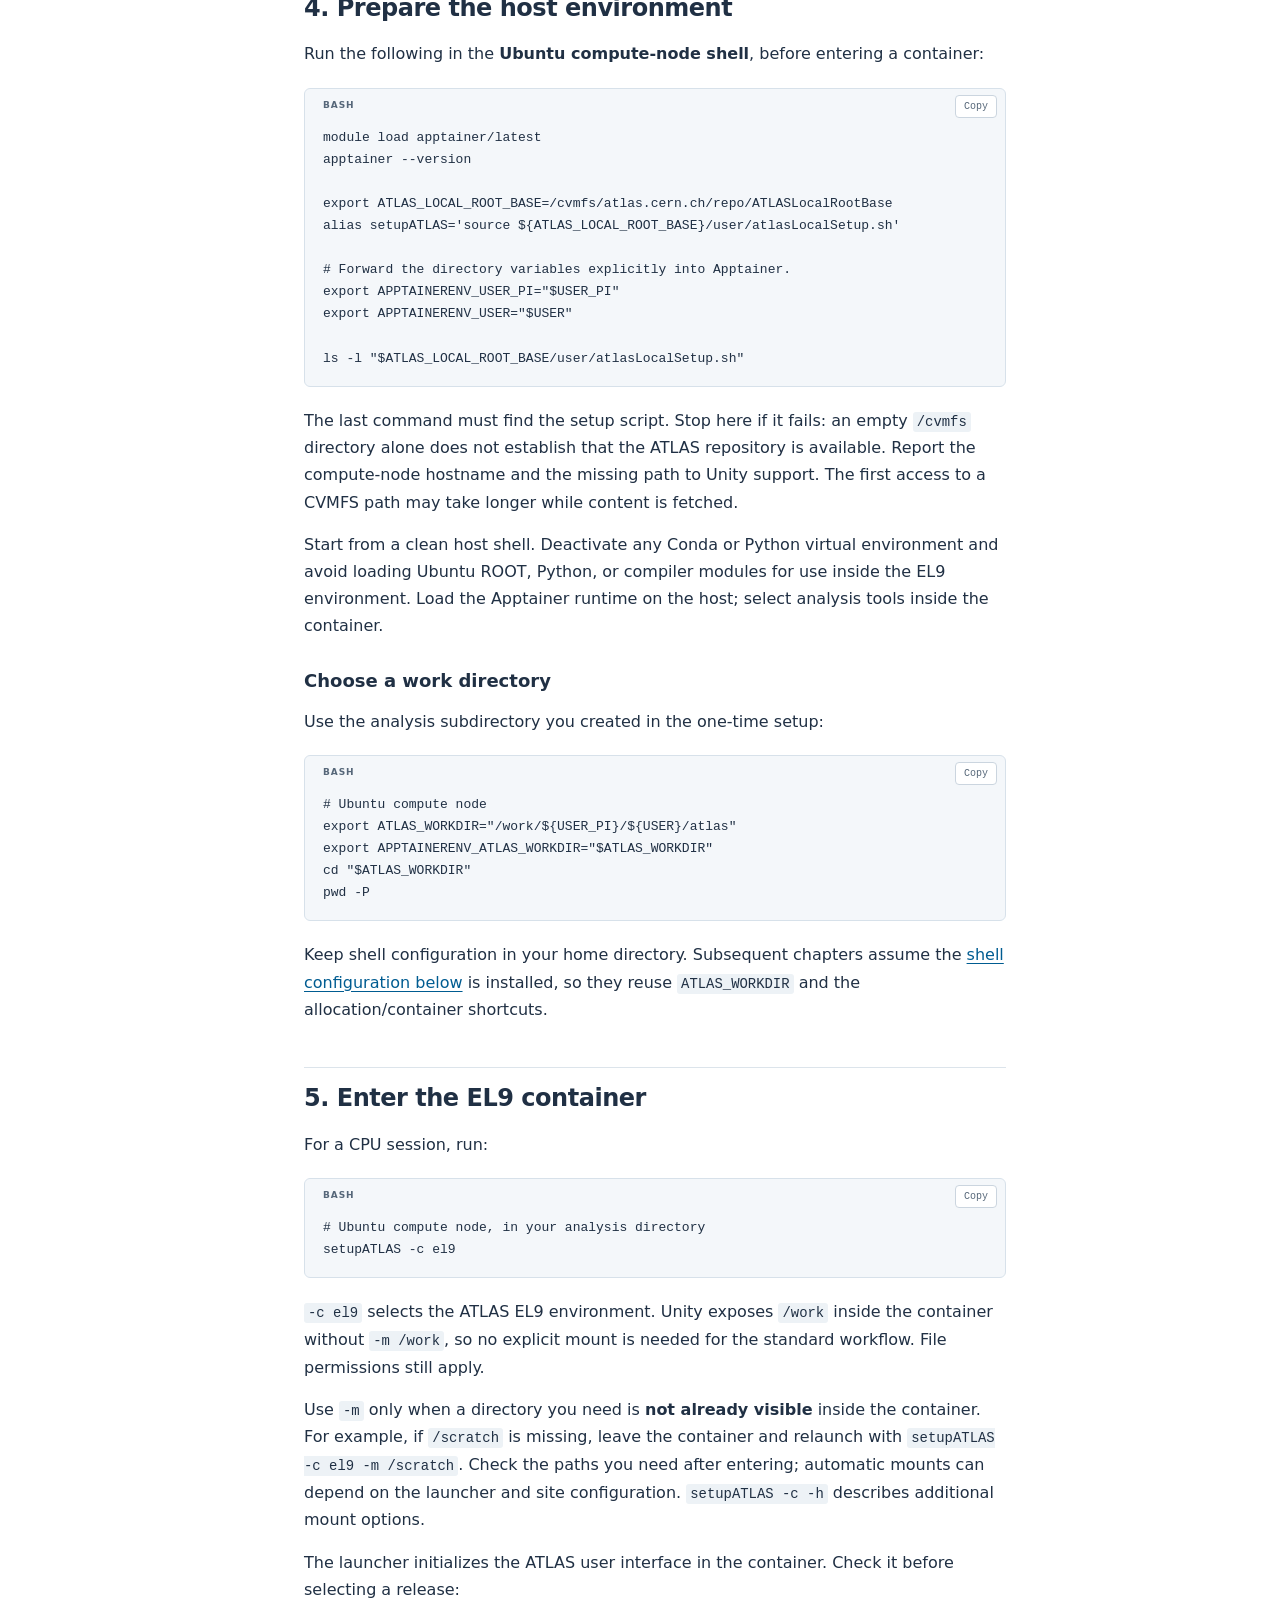
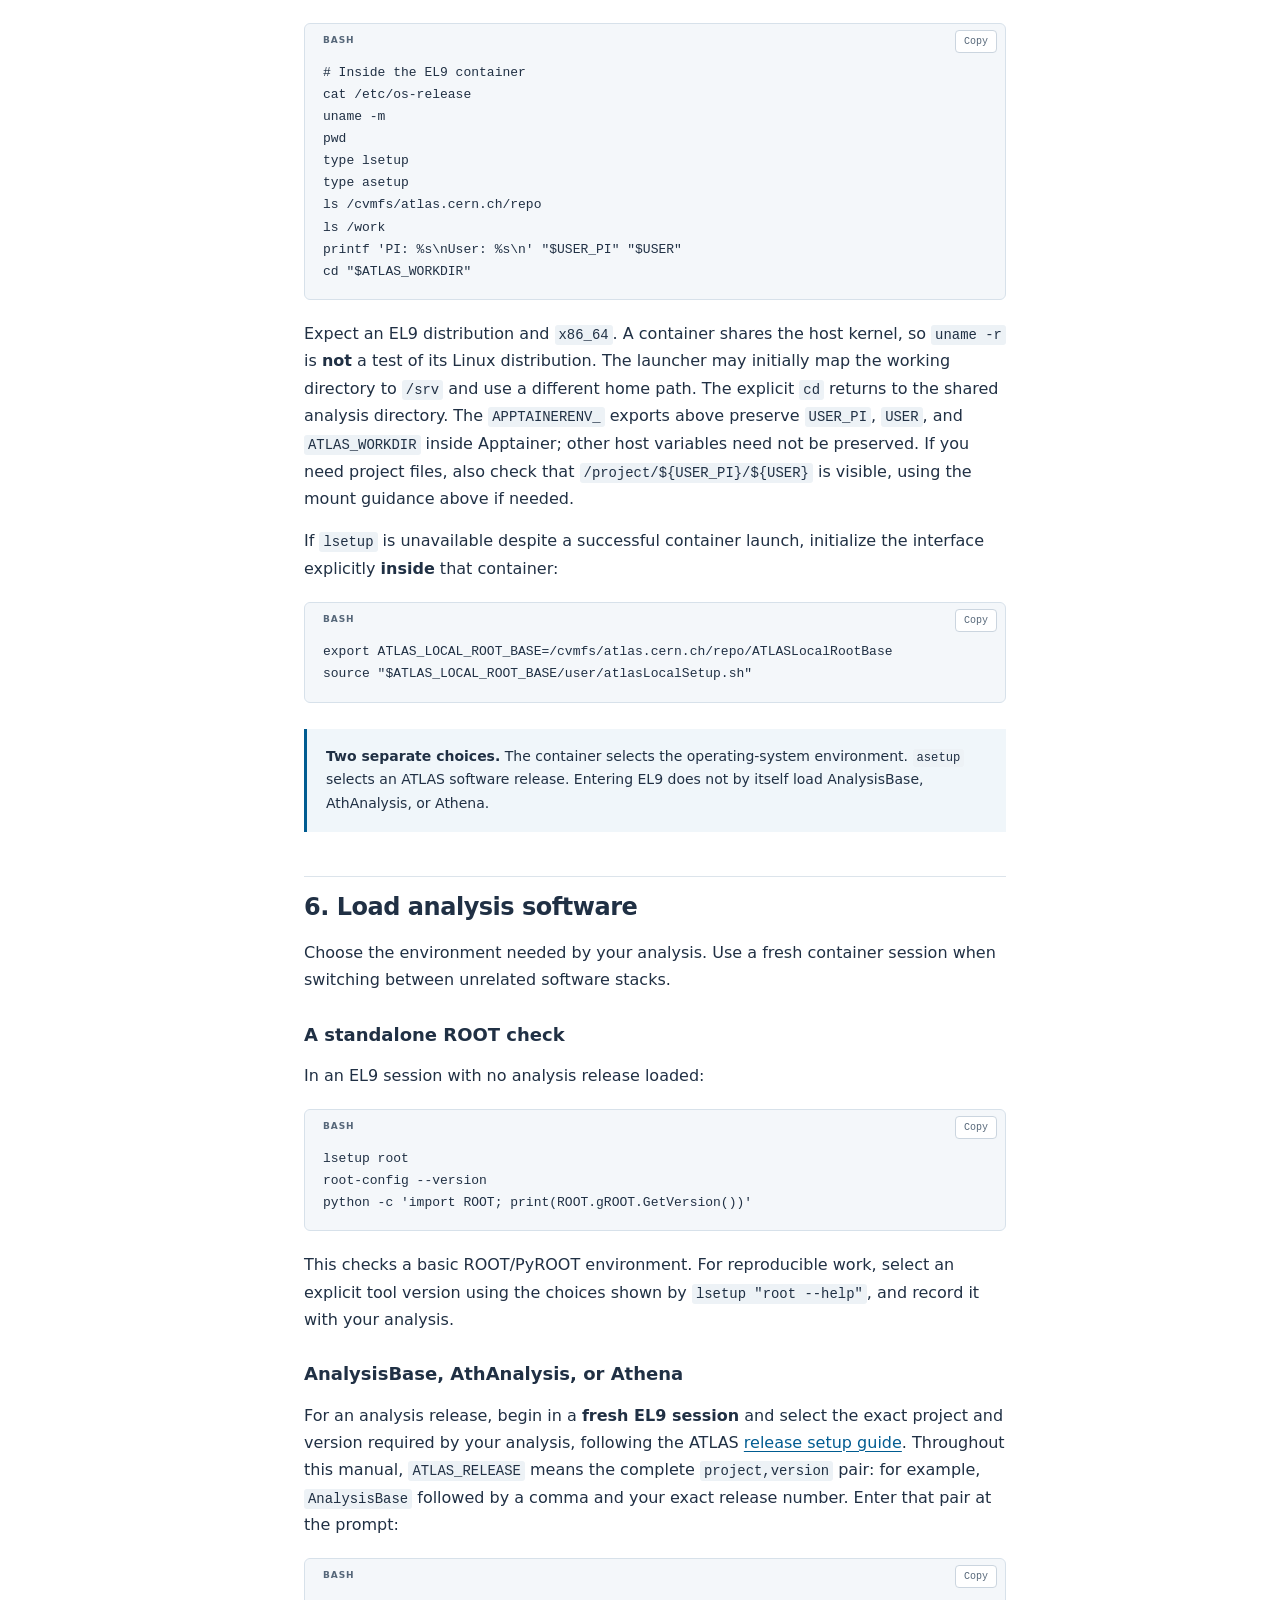
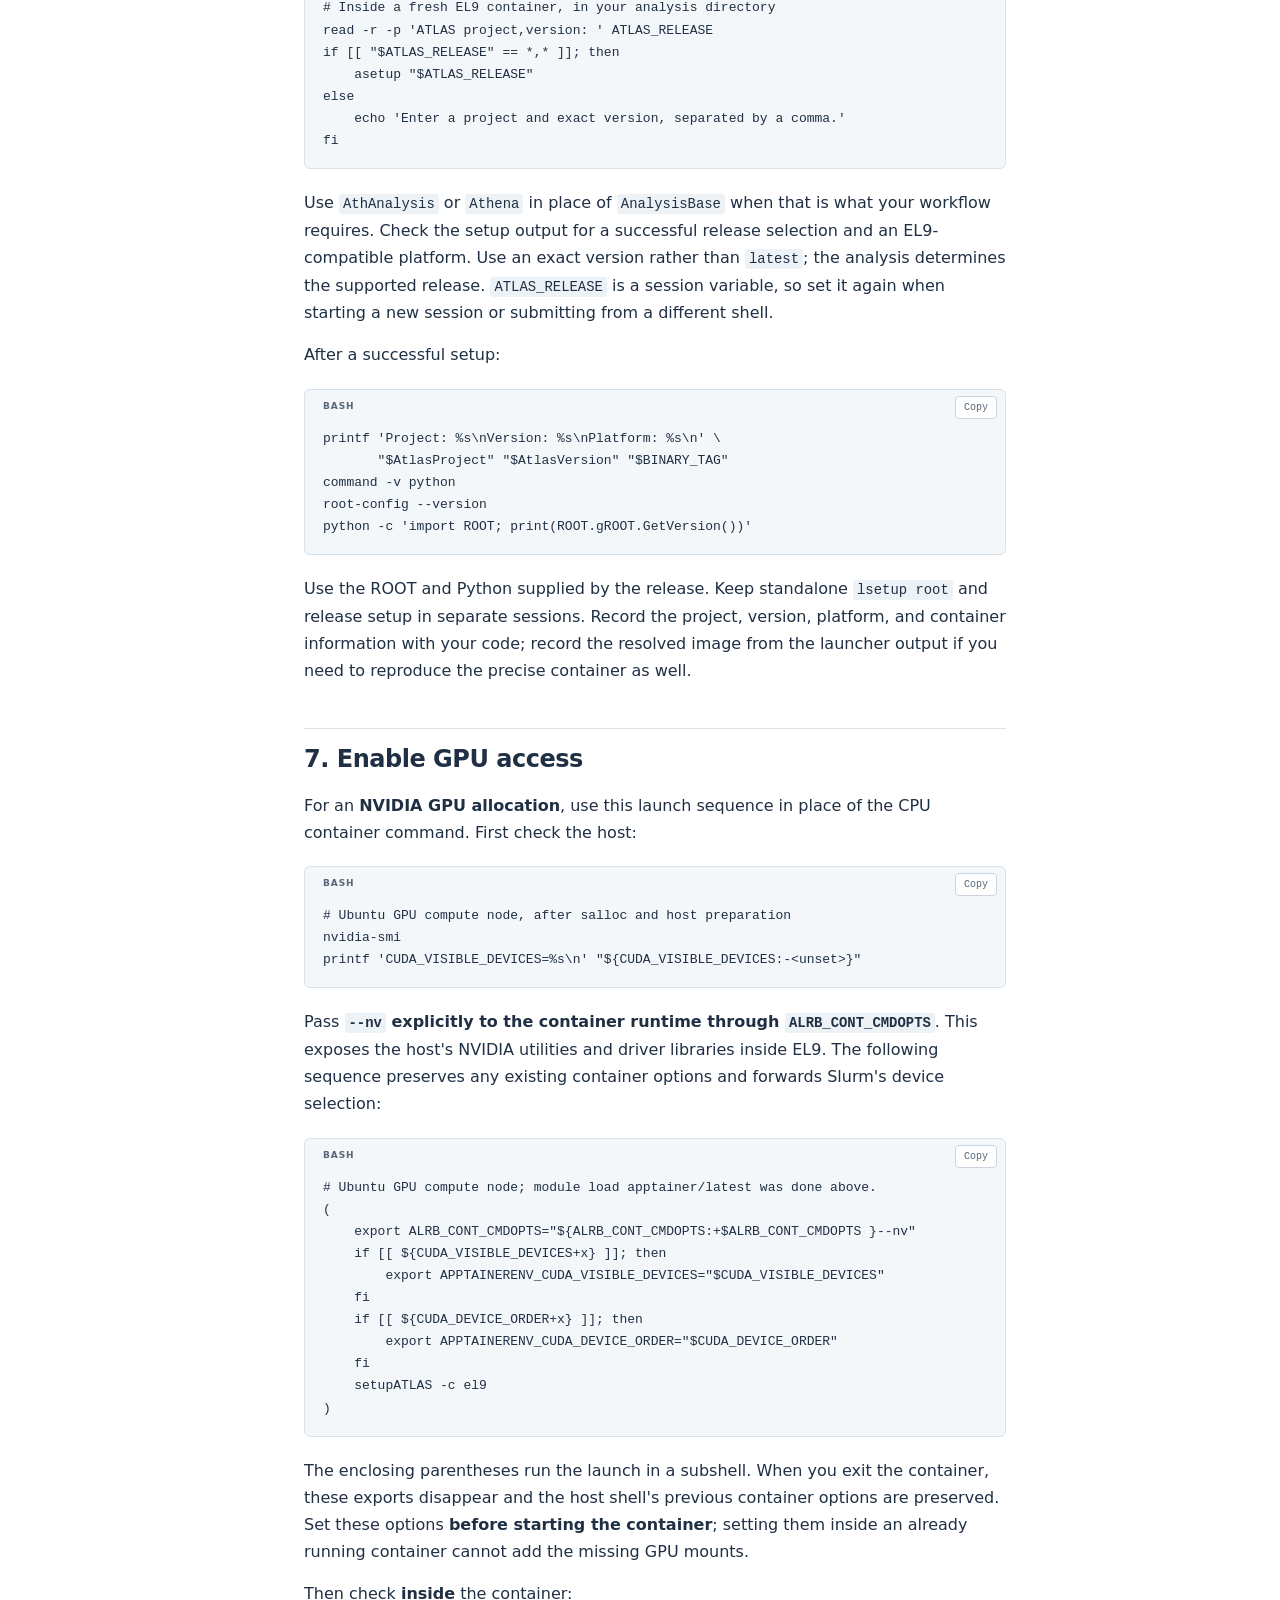
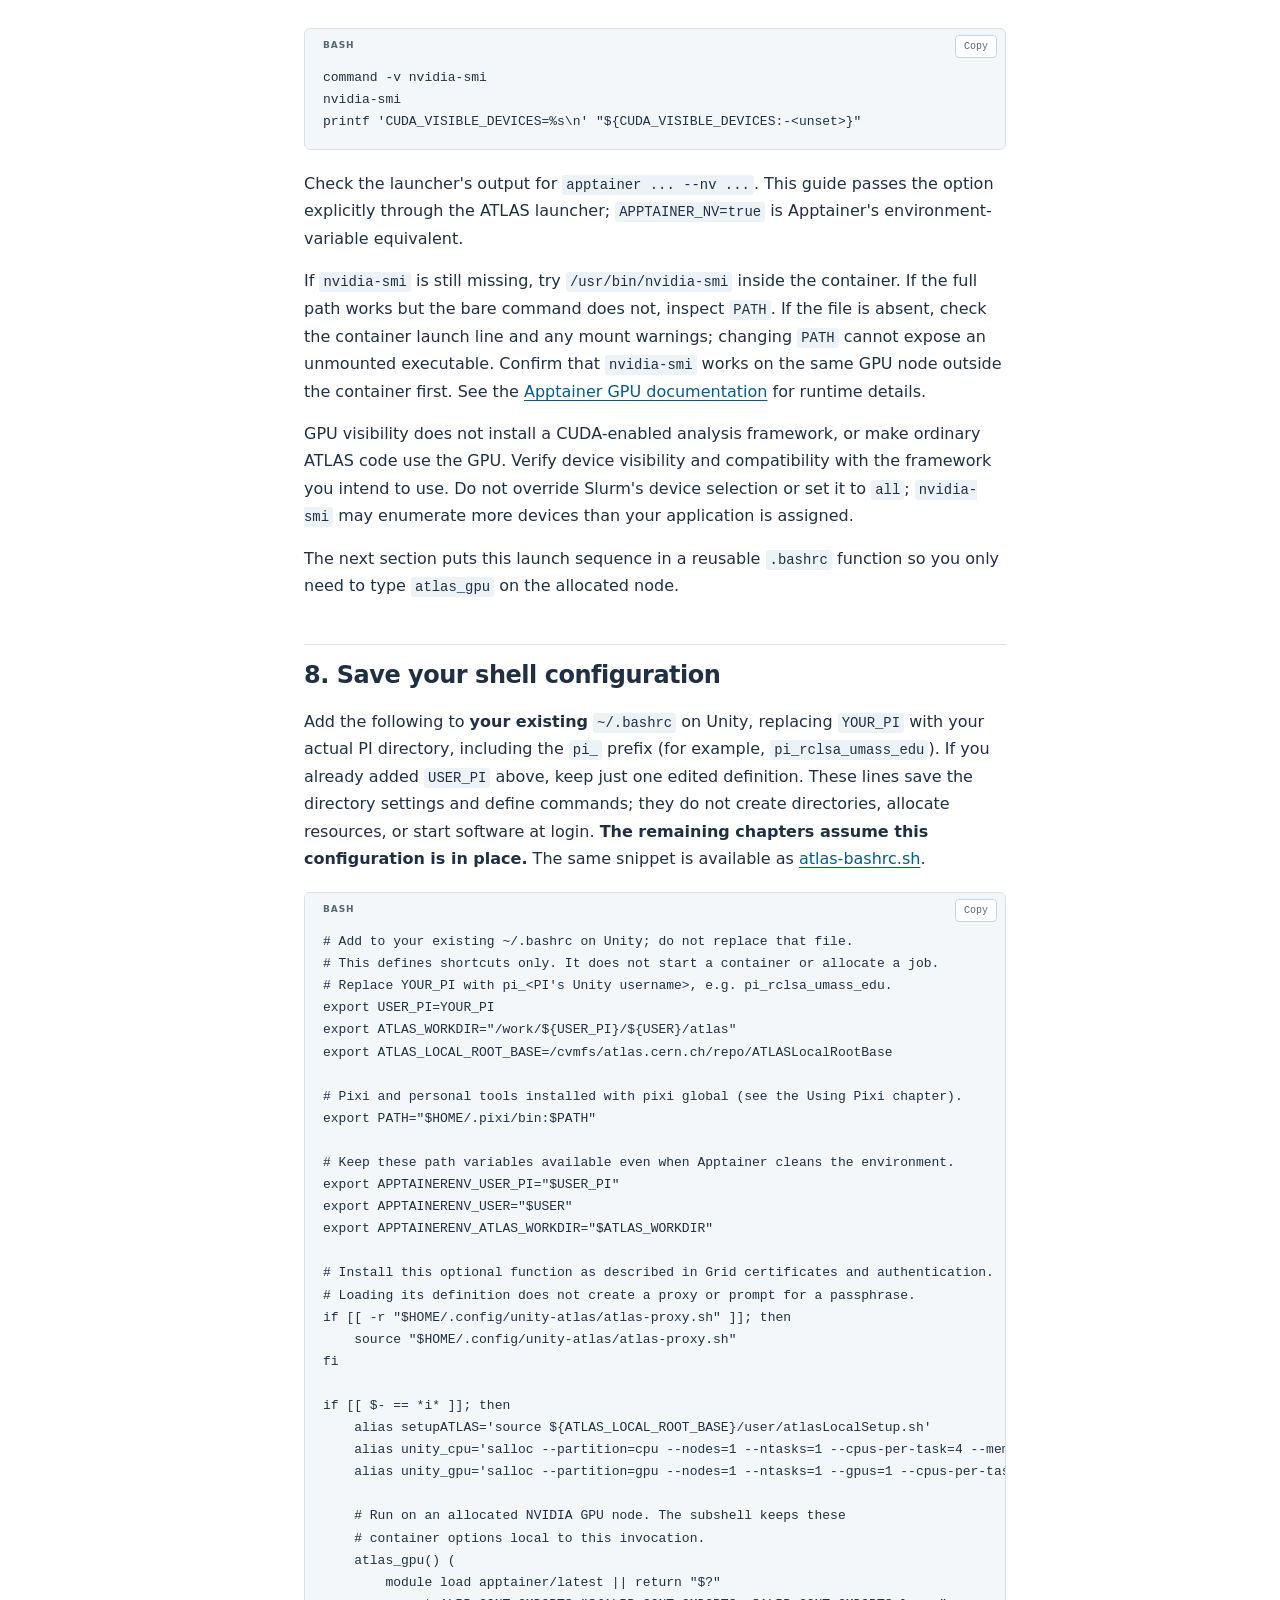
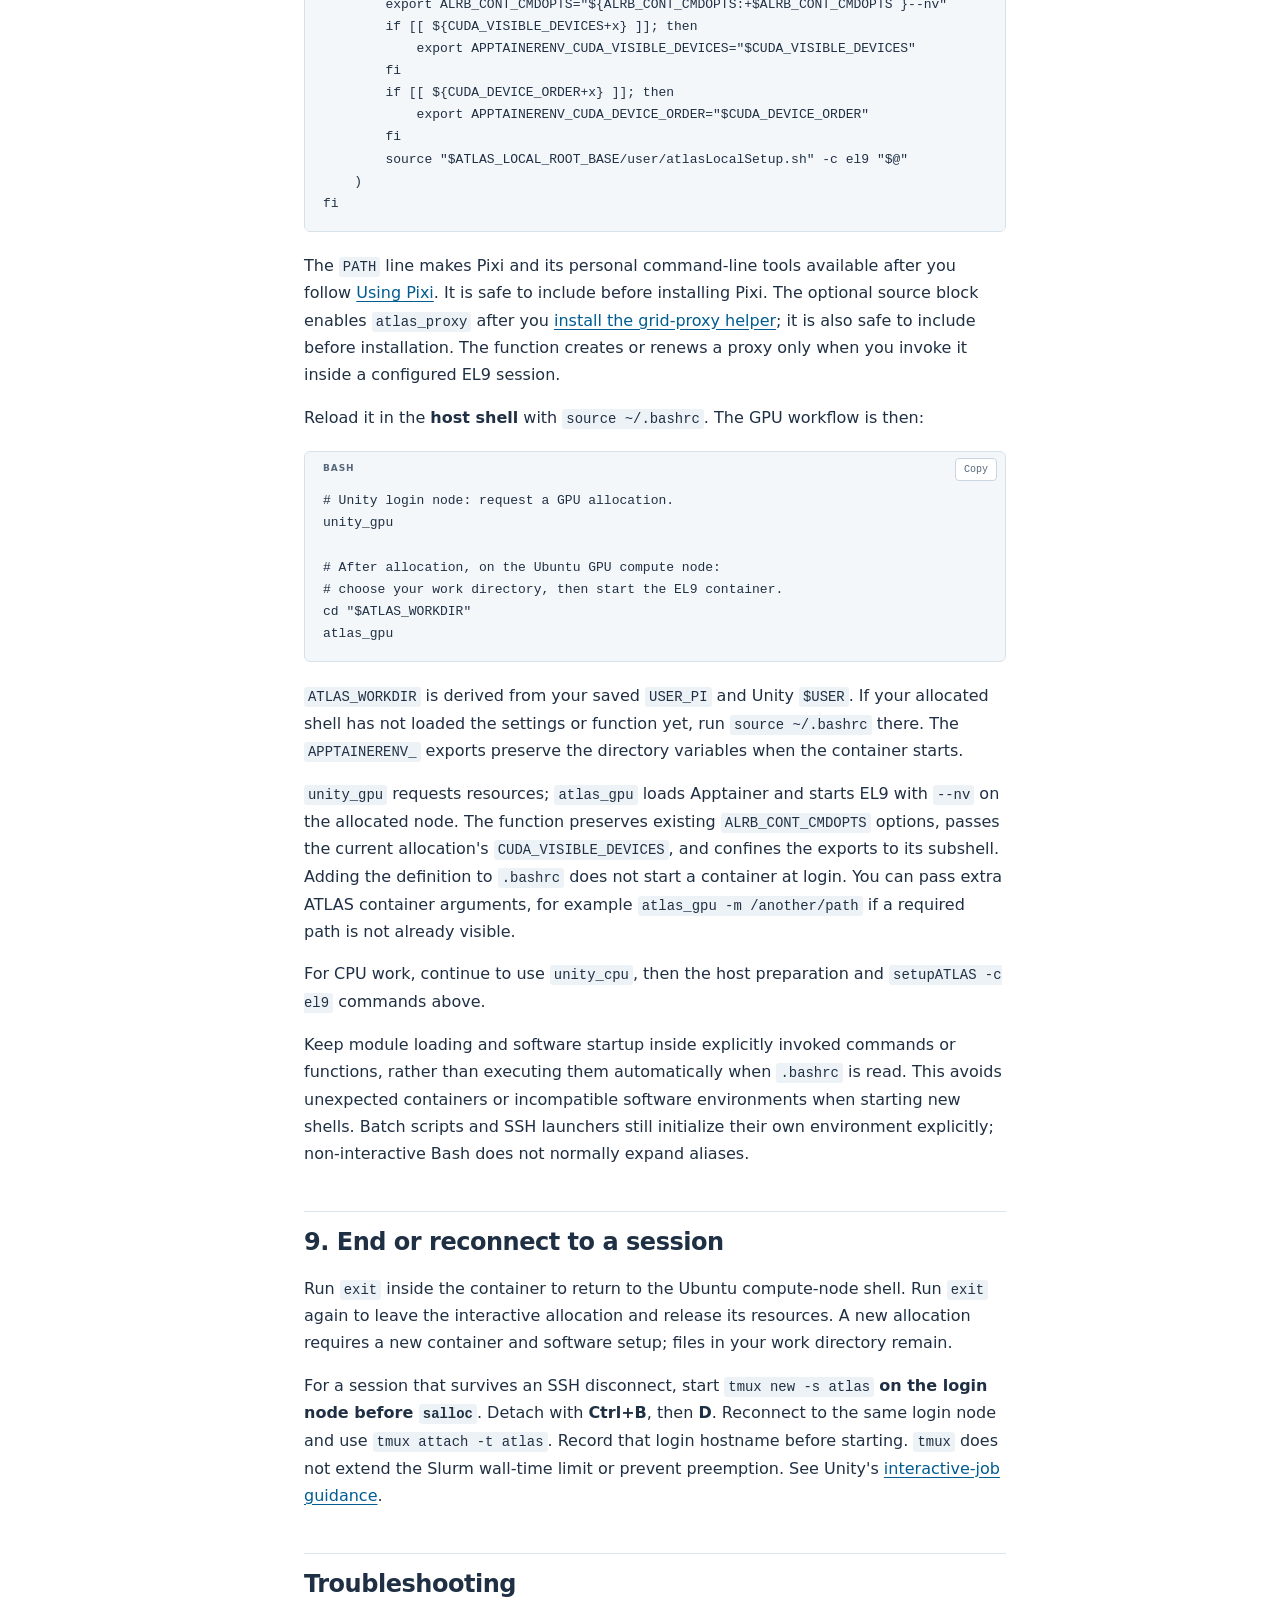
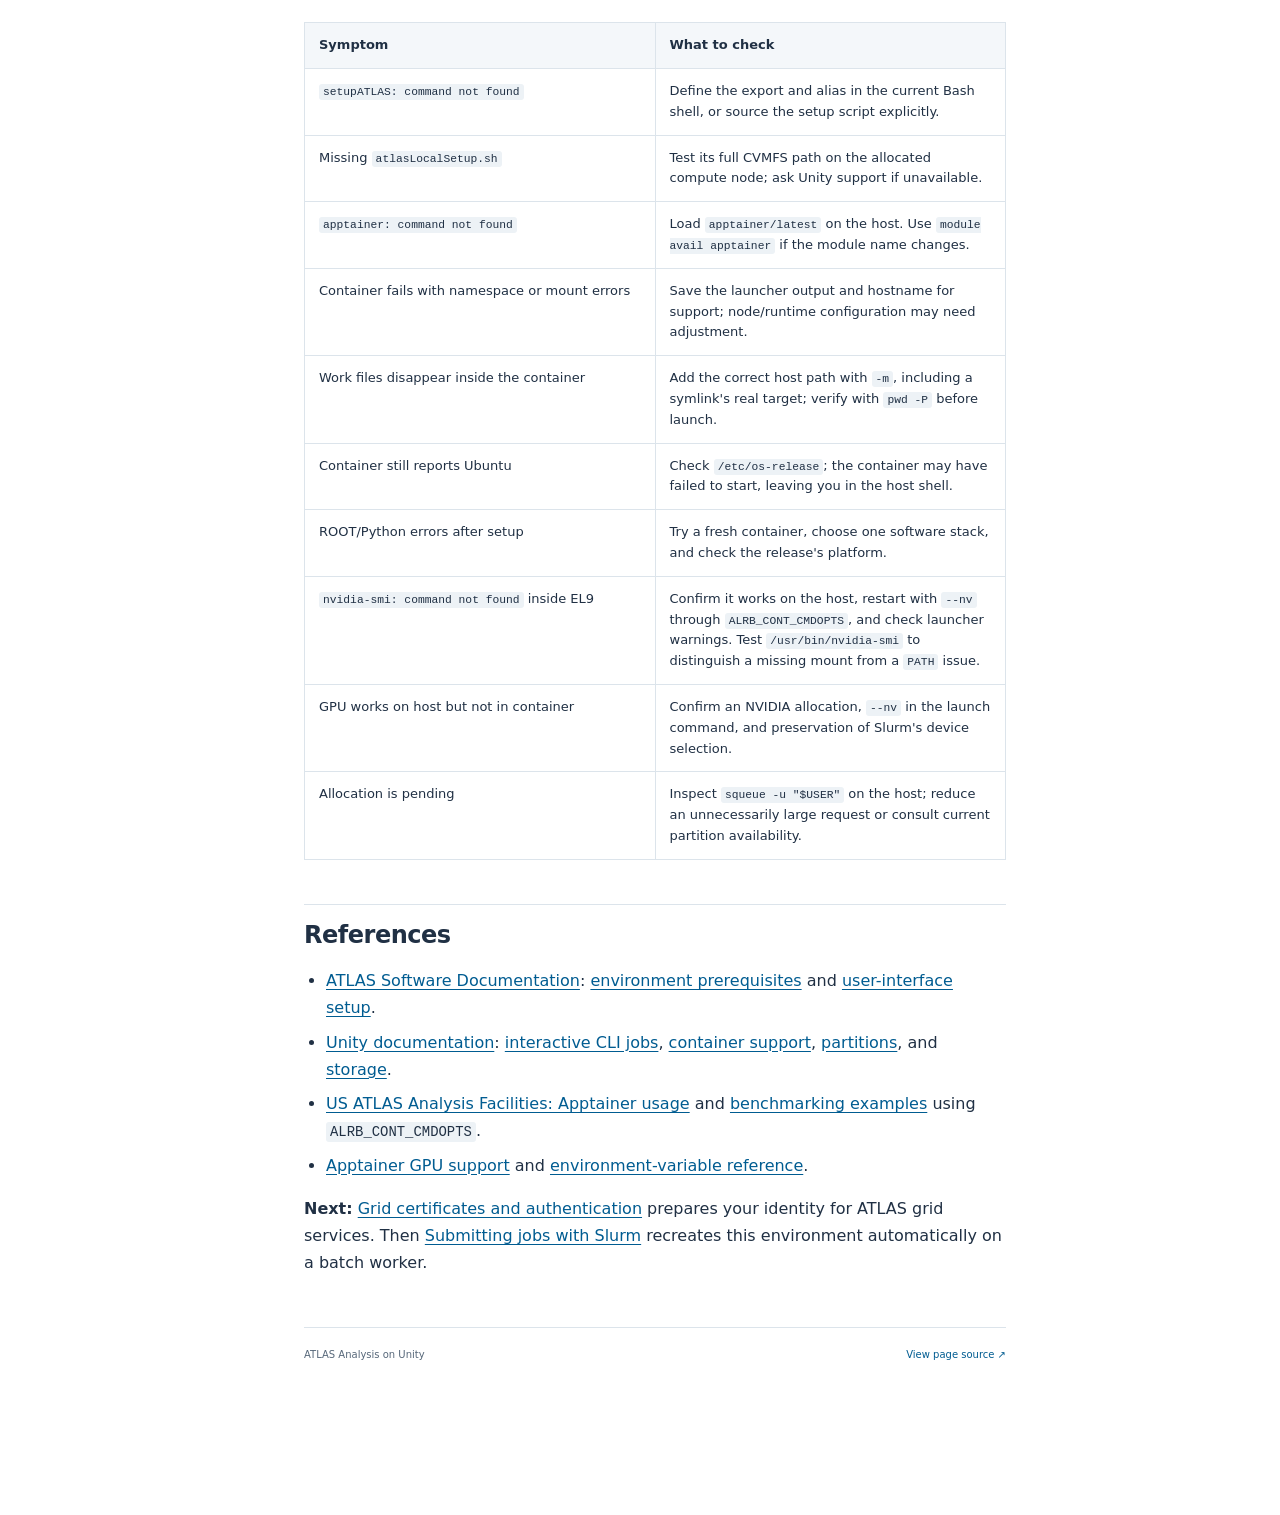
<file: setting-up-environment/index.html>
<!doctype html>
<html lang="en">
<head>
  <meta charset="utf-8">
  <meta name="viewport" content="width=device-width, initial-scale=1">
  <title>Setting up the environment | ATLAS on Unity</title>
  <meta name="description" content="Allocate Unity resources, start an EL9 container, and set up ATLAS software.">
  <link rel="stylesheet" href="../assets/style.css">
  <script defer src="../assets/search-index.js"></script>
  <script defer src="../assets/site.js"></script>
</head>
<body data-root="../">
<a class="skip" href="#main">Skip to content</a>
<header class="topbar">
  <a class="brand" href="../index.html"><span class="brand-mark" aria-hidden="true">A / U</span><span>ATLAS Analysis on Unity<small>UMass Amherst · Analysis facility guide</small></span></a>
  <nav class="external" aria-label="External resources"><a href="https://docs.unity.rc.umass.edu/documentation/">Unity docs ↗</a><a href="https://atlas-software.docs.cern.ch/">ATLAS docs ↗</a><a href="https://github.com/rafaellopesdesa/unity_atlas">GitHub ↗</a></nav>
  <button class="menu-toggle" aria-controls="sidebar" aria-expanded="false" hidden>Menu</button>
</header>
<div class="layout">
  <aside class="sidebar" id="sidebar">
    <div class="search" hidden><label for="search-input">Search this guide</label><input id="search-input" type="search" placeholder="Search topics or commands…" autocomplete="off"><p id="search-status" aria-live="polite"></p><ul id="search-results" hidden></ul></div>
    <p class="nav-label">Documentation</p>
    <nav class="chapters" aria-label="Chapters"><a href="../index.html">Overview</a><a aria-current="page" href="index.html">Setting up the environment</a><a href="../grid-certificates/index.html">Grid certificates and authentication</a><a href="../submitting-jobs/index.html">Submitting jobs with Slurm</a><a href="../running-on-datasets/index.html">Running on datasets with Slurm</a><a href="../using-pixi/index.html">Using Pixi</a><a href="../using-vscode/index.html">Using VS Code</a><a href="../using-jupyterlab/index.html">Using JupyterLab</a><a href="../codex-agents/index.html">Codex Agents</a></nav>
    <div class="sidebar-note"><span class="status-dot"></span> Growing guide<p>Environment setup, batch jobs, Pixi, VS Code, JupyterLab, and Codex Agents. More analysis workflows will follow.</p></div>
    <a class="sidebar-source" href="https://github.com/rafaellopesdesa/unity_atlas/issues">Report a problem ↗</a>
  </aside>
  <main id="main" tabindex="-1">
    <div class="breadcrumb">Documentation <span>/</span> Setting up the environment</div>
    <div class="eyebrow">ATLAS · UMASS UNITY</div>
    <h1>Setting up the environment</h1>
    <article><p>Use a Slurm allocation for your work, then start an EL9 container on the allocated compute node. Inside it, ATLAS software is available through CVMFS without a local installation.</p>
<div class="callout">
<p><strong>Before you begin:</strong> you need a Unity account, access to a group work directory, and a Bash shell. CVMFS must be accessible on the <strong>compute node</strong>, not just the login node.</p>
</div>
<h2 id="connect">1. Connect to Unity</h2>
<p>From your own computer, connect using your Unity username:</p>
<pre class="bash"><code># Your computer — replace YOUR_USERNAME with your Unity username.
ssh YOUR_USERNAME@login.unityhpc.org</code></pre>
<p>Follow Unity's <a href="https://docs.unity.rc.umass.edu/documentation/connecting/ssh/">SSH guide</a> for account and SSH-key setup. Use the login node to prepare and submit work; run builds, event processing, and training on allocated compute nodes.</p>
<h2 id="directories">2. Create your working directories once</h2>
<p>On the <strong>Unity login node</strong>, set <code>USER_PI</code> to your PI's existing Unity directory name. Unity uses the convention <code>pi_[PI's username]</code>: the prefix <code>pi_</code> followed by the PI's Unity username, for example <code>pi_rclsa_umass_edu</code>. Substitute that complete directory name, including <code>pi_</code>, for <code>YOUR_PI</code>. <code>$USER</code> is already your own Unity username after logging in, so leave it as a variable.</p>
<pre class="bash"><code># Unity login node — replace YOUR_PI, for example with pi_rclsa_umass_edu.
export USER_PI=YOUR_PI
mkdir -p &quot;/work/${USER_PI}/${USER}&quot;
mkdir -p &quot;/project/${USER_PI}/${USER}&quot;

# The examples throughout this manual use this analysis subdirectory.
mkdir -p &quot;/work/${USER_PI}/${USER}/atlas&quot;</code></pre>
<p><strong>Create these directories only once</strong>, not for every allocation or container. <code>mkdir -p</code> also succeeds if they already exist. Your PI's storage allocation must already be provisioned and accessible; these commands create your own subdirectories, not a new storage allocation.</p>
<p>Add your edited <code>export USER_PI=...</code> line to your existing <code>~/.bashrc</code> so the choice persists across sessions. The complete <a href="#bashrc">shell configuration below</a> includes this line and defines <code>ATLAS_WORKDIR="/work/${USER_PI}/${USER}/atlas"</code>; keep a single definition of each when merging it. Directory creation stays outside <code>.bashrc</code>.</p>
<p><code>ATLAS_WORKDIR</code> is your common analysis work area. Later chapters use <code>"$ATLAS_WORKDIR/PROJECT_NAME"</code> for an individual analysis checkout; replace <code>PROJECT_NAME</code> with that repository's directory name.</p>
<p>Throughout the manual, <code>/work/${USER_PI}/${USER}</code> is your personal work area and <code>/project/${USER_PI}/${USER}</code> is your personal area in your PI's project allocation. Use <code>/work</code> or Unity's <a href="https://docs.unity.rc.umass.edu/documentation/managing-files/hpc-workspace/">scratch service</a> for active job I/O. Consult the <a href="https://docs.unity.rc.umass.edu/documentation/cluster_specs/storage/">storage guide</a> for quotas and retention.</p>
<h2 id="allocate">3. Request compute resources</h2>
<p>Choose <strong>one</strong> of the following commands on the login node. Adjust the resource request to your workload.</p>
<h3 id="cpu-session">CPU session</h3>
<pre class="bash"><code># Unity login node
salloc --partition=cpu --nodes=1 --ntasks=1 \
       --cpus-per-task=4 --mem=16G --time=02:00:00</code></pre>
<h3 id="gpu-session">GPU session</h3>
<pre class="bash"><code># Unity login node — alternative to the CPU request
salloc --partition=gpu --nodes=1 --ntasks=1 --gpus=1 \
       --cpus-per-task=4 --mem=16G --time=02:00:00</code></pre>
<table>
<colgroup>
<col style="width: 50%" />
<col style="width: 50%" />
</colgroup>
<thead>
<tr class="header">
<th>Option</th>
<th>Meaning in these examples</th>
</tr>
</thead>
<tbody>
<tr class="odd">
<td><code>--nodes=1 --ntasks=1</code></td>
<td>One node and one task.</td>
</tr>
<tr class="even">
<td><code>--cpus-per-task=4</code></td>
<td>Four CPU cores for that task. Configure your application's threads accordingly.</td>
</tr>
<tr class="odd">
<td><code>--mem=16G</code></td>
<td>16 GB of host memory for the node allocation; this is not GPU memory.</td>
</tr>
<tr class="even">
<td><code>--time=02:00:00</code></td>
<td>A two-hour wall-time limit.</td>
</tr>
<tr class="odd">
<td><code>--gpus=1</code></td>
<td>One GPU, only in the GPU example.</td>
</tr>
</tbody>
</table>
<p>Unity's documented <code>salloc</code> workflow opens a shell on the compute node once resources are available. Confirm your location:</p>
<pre class="bash"><code># After the allocation is granted
hostname -f
printf &#39;Job: %s\nNodes: %s\n&#39; &quot;$SLURM_JOB_ID&quot; &quot;$SLURM_JOB_NODELIST&quot;
uname -m</code></pre>
<p>The hostname should be a compute node in your allocation. If you are still on a login node with an active allocation, use <code>srun --pty bash -l</code> to start a shell on the allocated node. Do not run a second <code>salloc</code> inside the first one.</p>
<p>This guide targets <strong>x86_64</strong> nodes. Containers do not translate CPU architectures; ARM and POWER partitions need compatible software and images. <code>gpu-preempt</code> is an alternative when interruption is acceptable. Consult the current <a href="https://docs.unity.rc.umass.edu/documentation/cluster_specs/partitions/">partition list</a> and <a href="https://docs.unity.rc.umass.edu/documentation/tools/gpus/">GPU guide</a> before choosing constraints or preemptible resources.</p>
<h2 id="prepare-host">4. Prepare the host environment</h2>
<p>Run the following in the <strong>Ubuntu compute-node shell</strong>, before entering a container:</p>
<pre class="bash"><code>module load apptainer/latest
apptainer --version

export ATLAS_LOCAL_ROOT_BASE=/cvmfs/atlas.cern.ch/repo/ATLASLocalRootBase
alias setupATLAS=&#39;source ${ATLAS_LOCAL_ROOT_BASE}/user/atlasLocalSetup.sh&#39;

# Forward the directory variables explicitly into Apptainer.
export APPTAINERENV_USER_PI=&quot;$USER_PI&quot;
export APPTAINERENV_USER=&quot;$USER&quot;

ls -l &quot;$ATLAS_LOCAL_ROOT_BASE/user/atlasLocalSetup.sh&quot;</code></pre>
<p>The last command must find the setup script. Stop here if it fails: an empty <code>/cvmfs</code> directory alone does not establish that the ATLAS repository is available. Report the compute-node hostname and the missing path to Unity support. The first access to a CVMFS path may take longer while content is fetched.</p>
<p>Start from a clean host shell. Deactivate any Conda or Python virtual environment and avoid loading Ubuntu ROOT, Python, or compiler modules for use inside the EL9 environment. Load the Apptainer runtime on the host; select analysis tools inside the container.</p>
<h3 id="choose-a-work-directory">Choose a work directory</h3>
<p>Use the analysis subdirectory you created in the one-time setup:</p>
<pre class="bash"><code># Ubuntu compute node
export ATLAS_WORKDIR=&quot;/work/${USER_PI}/${USER}/atlas&quot;
export APPTAINERENV_ATLAS_WORKDIR=&quot;$ATLAS_WORKDIR&quot;
cd &quot;$ATLAS_WORKDIR&quot;
pwd -P</code></pre>
<p>Keep shell configuration in your home directory. Subsequent chapters assume the <a href="#bashrc">shell configuration below</a> is installed, so they reuse <code>ATLAS_WORKDIR</code> and the allocation/container shortcuts.</p>
<h2 id="container">5. Enter the EL9 container</h2>
<p>For a CPU session, run:</p>
<pre class="bash"><code># Ubuntu compute node, in your analysis directory
setupATLAS -c el9</code></pre>
<p><code>-c el9</code> selects the ATLAS EL9 environment. Unity exposes <code>/work</code> inside the container without <code>-m /work</code>, so no explicit mount is needed for the standard workflow. File permissions still apply.</p>
<p>Use <code>-m</code> only when a directory you need is <strong>not already visible</strong> inside the container. For example, if <code>/scratch</code> is missing, leave the container and relaunch with <code>setupATLAS -c el9 -m /scratch</code>. Check the paths you need after entering; automatic mounts can depend on the launcher and site configuration. <code>setupATLAS -c -h</code> describes additional mount options.</p>
<p>The launcher initializes the ATLAS user interface in the container. Check it before selecting a release:</p>
<pre class="bash"><code># Inside the EL9 container
cat /etc/os-release
uname -m
pwd
type lsetup
type asetup
ls /cvmfs/atlas.cern.ch/repo
ls /work
printf &#39;PI: %s\nUser: %s\n&#39; &quot;$USER_PI&quot; &quot;$USER&quot;
cd &quot;$ATLAS_WORKDIR&quot;</code></pre>
<p>Expect an EL9 distribution and <code>x86_64</code>. A container shares the host kernel, so <code>uname -r</code> is <strong>not</strong> a test of its Linux distribution. The launcher may initially map the working directory to <code>/srv</code> and use a different home path. The explicit <code>cd</code> returns to the shared analysis directory. The <code>APPTAINERENV_</code> exports above preserve <code>USER_PI</code>, <code>USER</code>, and <code>ATLAS_WORKDIR</code> inside Apptainer; other host variables need not be preserved. If you need project files, also check that <code>/project/${USER_PI}/${USER}</code> is visible, using the mount guidance above if needed.</p>
<p>If <code>lsetup</code> is unavailable despite a successful container launch, initialize the interface explicitly <strong>inside</strong> that container:</p>
<pre class="bash"><code>export ATLAS_LOCAL_ROOT_BASE=/cvmfs/atlas.cern.ch/repo/ATLASLocalRootBase
source &quot;$ATLAS_LOCAL_ROOT_BASE/user/atlasLocalSetup.sh&quot;</code></pre>
<div class="callout">
<p><strong>Two separate choices.</strong> The container selects the operating-system environment. <code>asetup</code> selects an ATLAS software release. Entering EL9 does not by itself load AnalysisBase, AthAnalysis, or Athena.</p>
</div>
<h2 id="software">6. Load analysis software</h2>
<p>Choose the environment needed by your analysis. Use a fresh container session when switching between unrelated software stacks.</p>
<h3 id="a-standalone-root-check">A standalone ROOT check</h3>
<p>In an EL9 session with no analysis release loaded:</p>
<pre class="bash"><code>lsetup root
root-config --version
python -c &#39;import ROOT; print(ROOT.gROOT.GetVersion())&#39;</code></pre>
<p>This checks a basic ROOT/PyROOT environment. For reproducible work, select an explicit tool version using the choices shown by <code>lsetup "root --help"</code>, and record it with your analysis.</p>
<h3 id="analysisbase-athanalysis-or-athena">AnalysisBase, AthAnalysis, or Athena</h3>
<p>For an analysis release, begin in a <strong>fresh EL9 session</strong> and select the exact project and version required by your analysis, following the ATLAS <a href="https://atlas-software.docs.cern.ch/analysis/analysis_tutorial/AnalysisSWTutorial/release_setup/">release setup guide</a>. Throughout this manual, <code>ATLAS_RELEASE</code> means the complete <code>project,version</code> pair: for example, <code>AnalysisBase</code> followed by a comma and your exact release number. Enter that pair at the prompt:</p>
<pre class="bash"><code># Inside a fresh EL9 container, in your analysis directory
read -r -p &#39;ATLAS project,version: &#39; ATLAS_RELEASE
if [[ &quot;$ATLAS_RELEASE&quot; == *,* ]]; then
    asetup &quot;$ATLAS_RELEASE&quot;
else
    echo &#39;Enter a project and exact version, separated by a comma.&#39;
fi</code></pre>
<p>Use <code>AthAnalysis</code> or <code>Athena</code> in place of <code>AnalysisBase</code> when that is what your workflow requires. Check the setup output for a successful release selection and an EL9-compatible platform. Use an exact version rather than <code>latest</code>; the analysis determines the supported release. <code>ATLAS_RELEASE</code> is a session variable, so set it again when starting a new session or submitting from a different shell.</p>
<p>After a successful setup:</p>
<pre class="bash"><code>printf &#39;Project: %s\nVersion: %s\nPlatform: %s\n&#39; \
       &quot;$AtlasProject&quot; &quot;$AtlasVersion&quot; &quot;$BINARY_TAG&quot;
command -v python
root-config --version
python -c &#39;import ROOT; print(ROOT.gROOT.GetVersion())&#39;</code></pre>
<p>Use the ROOT and Python supplied by the release. Keep standalone <code>lsetup root</code> and release setup in separate sessions. Record the project, version, platform, and container information with your code; record the resolved image from the launcher output if you need to reproduce the precise container as well.</p>
<h2 id="gpu">7. Enable GPU access</h2>
<p>For an <strong>NVIDIA GPU allocation</strong>, use this launch sequence in place of the CPU container command. First check the host:</p>
<pre class="bash"><code># Ubuntu GPU compute node, after salloc and host preparation
nvidia-smi
printf &#39;CUDA_VISIBLE_DEVICES=%s\n&#39; &quot;${CUDA_VISIBLE_DEVICES:-&lt;unset&gt;}&quot;</code></pre>
<p>Pass <strong><code>--nv</code> explicitly to the container runtime through <code>ALRB_CONT_CMDOPTS</code></strong>. This exposes the host's NVIDIA utilities and driver libraries inside EL9. The following sequence preserves any existing container options and forwards Slurm's device selection:</p>
<pre class="bash"><code># Ubuntu GPU compute node; module load apptainer/latest was done above.
(
    export ALRB_CONT_CMDOPTS=&quot;${ALRB_CONT_CMDOPTS:+$ALRB_CONT_CMDOPTS }--nv&quot;
    if [[ ${CUDA_VISIBLE_DEVICES+x} ]]; then
        export APPTAINERENV_CUDA_VISIBLE_DEVICES=&quot;$CUDA_VISIBLE_DEVICES&quot;
    fi
    if [[ ${CUDA_DEVICE_ORDER+x} ]]; then
        export APPTAINERENV_CUDA_DEVICE_ORDER=&quot;$CUDA_DEVICE_ORDER&quot;
    fi
    setupATLAS -c el9
)</code></pre>
<p>The enclosing parentheses run the launch in a subshell. When you exit the container, these exports disappear and the host shell's previous container options are preserved. Set these options <strong>before starting the container</strong>; setting them inside an already running container cannot add the missing GPU mounts.</p>
<p>Then check <strong>inside</strong> the container:</p>
<pre class="bash"><code>command -v nvidia-smi
nvidia-smi
printf &#39;CUDA_VISIBLE_DEVICES=%s\n&#39; &quot;${CUDA_VISIBLE_DEVICES:-&lt;unset&gt;}&quot;</code></pre>
<p>Check the launcher's output for <code>apptainer ... --nv ...</code>. This guide passes the option explicitly through the ATLAS launcher; <code>APPTAINER_NV=true</code> is Apptainer's environment-variable equivalent.</p>
<p>If <code>nvidia-smi</code> is still missing, try <code>/usr/bin/nvidia-smi</code> inside the container. If the full path works but the bare command does not, inspect <code>PATH</code>. If the file is absent, check the container launch line and any mount warnings; changing <code>PATH</code> cannot expose an unmounted executable. Confirm that <code>nvidia-smi</code> works on the same GPU node outside the container first. See the <a href="https://apptainer.org/docs/user/latest/gpu.html">Apptainer GPU documentation</a> for runtime details.</p>
<p>GPU visibility does not install a CUDA-enabled analysis framework, or make ordinary ATLAS code use the GPU. Verify device visibility and compatibility with the framework you intend to use. Do not override Slurm's device selection or set it to <code>all</code>; <code>nvidia-smi</code> may enumerate more devices than your application is assigned.</p>
<p>The next section puts this launch sequence in a reusable <code>.bashrc</code> function so you only need to type <code>atlas_gpu</code> on the allocated node.</p>
<h2 id="bashrc">8. Save your shell configuration</h2>
<p>Add the following to <strong>your existing</strong> <code>~/.bashrc</code> on Unity, replacing <code>YOUR_PI</code> with your actual PI directory, including the <code>pi_</code> prefix (for example, <code>pi_rclsa_umass_edu</code>). If you already added <code>USER_PI</code> above, keep just one edited definition. These lines save the directory settings and define commands; they do not create directories, allocate resources, or start software at login. <strong>The remaining chapters assume this configuration is in place.</strong> The same snippet is available as <a href="../examples/atlas-bashrc.sh">atlas-bashrc.sh</a>.</p>
<pre class="bash"><code># Add to your existing ~/.bashrc on Unity; do not replace that file.
# This defines shortcuts only. It does not start a container or allocate a job.
# Replace YOUR_PI with pi_&lt;PI&#39;s Unity username&gt;, e.g. pi_rclsa_umass_edu.
export USER_PI=YOUR_PI
export ATLAS_WORKDIR=&quot;/work/${USER_PI}/${USER}/atlas&quot;
export ATLAS_LOCAL_ROOT_BASE=/cvmfs/atlas.cern.ch/repo/ATLASLocalRootBase

# Pixi and personal tools installed with pixi global (see the Using Pixi chapter).
export PATH=&quot;$HOME/.pixi/bin:$PATH&quot;

# Keep these path variables available even when Apptainer cleans the environment.
export APPTAINERENV_USER_PI=&quot;$USER_PI&quot;
export APPTAINERENV_USER=&quot;$USER&quot;
export APPTAINERENV_ATLAS_WORKDIR=&quot;$ATLAS_WORKDIR&quot;

# Install this optional function as described in Grid certificates and authentication.
# Loading its definition does not create a proxy or prompt for a passphrase.
if [[ -r &quot;$HOME/.config/unity-atlas/atlas-proxy.sh&quot; ]]; then
    source &quot;$HOME/.config/unity-atlas/atlas-proxy.sh&quot;
fi

if [[ $- == *i* ]]; then
    alias setupATLAS=&#39;source ${ATLAS_LOCAL_ROOT_BASE}/user/atlasLocalSetup.sh&#39;
    alias unity_cpu=&#39;salloc --partition=cpu --nodes=1 --ntasks=1 --cpus-per-task=4 --mem=16G --time=02:00:00&#39;
    alias unity_gpu=&#39;salloc --partition=gpu --nodes=1 --ntasks=1 --gpus=1 --cpus-per-task=4 --mem=16G --time=02:00:00&#39;

    # Run on an allocated NVIDIA GPU node. The subshell keeps these
    # container options local to this invocation.
    atlas_gpu() (
        module load apptainer/latest || return &quot;$?&quot;
        export ALRB_CONT_CMDOPTS=&quot;${ALRB_CONT_CMDOPTS:+$ALRB_CONT_CMDOPTS }--nv&quot;
        if [[ ${CUDA_VISIBLE_DEVICES+x} ]]; then
            export APPTAINERENV_CUDA_VISIBLE_DEVICES=&quot;$CUDA_VISIBLE_DEVICES&quot;
        fi
        if [[ ${CUDA_DEVICE_ORDER+x} ]]; then
            export APPTAINERENV_CUDA_DEVICE_ORDER=&quot;$CUDA_DEVICE_ORDER&quot;
        fi
        source &quot;$ATLAS_LOCAL_ROOT_BASE/user/atlasLocalSetup.sh&quot; -c el9 &quot;$@&quot;
    )
fi</code></pre>
<p>The <code>PATH</code> line makes Pixi and its personal command-line tools available after you follow <a href="../using-pixi/#installation">Using Pixi</a>. It is safe to include before installing Pixi. The optional source block enables <code>atlas_proxy</code> after you <a href="../grid-certificates/#proxy-helper">install the grid-proxy helper</a>; it is also safe to include before installation. The function creates or renews a proxy only when you invoke it inside a configured EL9 session.</p>
<p>Reload it in the <strong>host shell</strong> with <code>source ~/.bashrc</code>. The GPU workflow is then:</p>
<pre class="bash"><code># Unity login node: request a GPU allocation.
unity_gpu

# After allocation, on the Ubuntu GPU compute node:
# choose your work directory, then start the EL9 container.
cd &quot;$ATLAS_WORKDIR&quot;
atlas_gpu</code></pre>
<p><code>ATLAS_WORKDIR</code> is derived from your saved <code>USER_PI</code> and Unity <code>$USER</code>. If your allocated shell has not loaded the settings or function yet, run <code>source ~/.bashrc</code> there. The <code>APPTAINERENV_</code> exports preserve the directory variables when the container starts.</p>
<p><code>unity_gpu</code> requests resources; <code>atlas_gpu</code> loads Apptainer and starts EL9 with <code>--nv</code> on the allocated node. The function preserves existing <code>ALRB_CONT_CMDOPTS</code> options, passes the current allocation's <code>CUDA_VISIBLE_DEVICES</code>, and confines the exports to its subshell. Adding the definition to <code>.bashrc</code> does not start a container at login. You can pass extra ATLAS container arguments, for example <code>atlas_gpu -m /another/path</code> if a required path is not already visible.</p>
<p>For CPU work, continue to use <code>unity_cpu</code>, then the host preparation and <code>setupATLAS -c el9</code> commands above.</p>
<p>Keep module loading and software startup inside explicitly invoked commands or functions, rather than executing them automatically when <code>.bashrc</code> is read. This avoids unexpected containers or incompatible software environments when starting new shells. Batch scripts and SSH launchers still initialize their own environment explicitly; non-interactive Bash does not normally expand aliases.</p>
<h2 id="sessions">9. End or reconnect to a session</h2>
<p>Run <code>exit</code> inside the container to return to the Ubuntu compute-node shell. Run <code>exit</code> again to leave the interactive allocation and release its resources. A new allocation requires a new container and software setup; files in your work directory remain.</p>
<p>For a session that survives an SSH disconnect, start <code>tmux new -s atlas</code> <strong>on the login node before <code>salloc</code></strong>. Detach with <strong>Ctrl+B</strong>, then <strong>D</strong>. Reconnect to the same login node and use <code>tmux attach -t atlas</code>. Record that login hostname before starting. <code>tmux</code> does not extend the Slurm wall-time limit or prevent preemption. See Unity's <a href="https://docs.unity.rc.umass.edu/documentation/jobs/">interactive-job guidance</a>.</p>
<h2 id="troubleshooting">Troubleshooting</h2>
<table>
<colgroup>
<col style="width: 50%" />
<col style="width: 50%" />
</colgroup>
<thead>
<tr class="header">
<th>Symptom</th>
<th>What to check</th>
</tr>
</thead>
<tbody>
<tr class="odd">
<td><code>setupATLAS: command not found</code></td>
<td>Define the export and alias in the current Bash shell, or source the setup script explicitly.</td>
</tr>
<tr class="even">
<td>Missing <code>atlasLocalSetup.sh</code></td>
<td>Test its full CVMFS path on the allocated compute node; ask Unity support if unavailable.</td>
</tr>
<tr class="odd">
<td><code>apptainer: command not found</code></td>
<td>Load <code>apptainer/latest</code> on the host. Use <code>module avail apptainer</code> if the module name changes.</td>
</tr>
<tr class="even">
<td>Container fails with namespace or mount errors</td>
<td>Save the launcher output and hostname for support; node/runtime configuration may need adjustment.</td>
</tr>
<tr class="odd">
<td>Work files disappear inside the container</td>
<td>Add the correct host path with <code>-m</code>, including a symlink's real target; verify with <code>pwd -P</code> before launch.</td>
</tr>
<tr class="even">
<td>Container still reports Ubuntu</td>
<td>Check <code>/etc/os-release</code>; the container may have failed to start, leaving you in the host shell.</td>
</tr>
<tr class="odd">
<td>ROOT/Python errors after setup</td>
<td>Try a fresh container, choose one software stack, and check the release's platform.</td>
</tr>
<tr class="even">
<td><code>nvidia-smi: command not found</code> inside EL9</td>
<td>Confirm it works on the host, restart with <code>--nv</code> through <code>ALRB_CONT_CMDOPTS</code>, and check launcher warnings. Test <code>/usr/bin/nvidia-smi</code> to distinguish a missing mount from a <code>PATH</code> issue.</td>
</tr>
<tr class="odd">
<td>GPU works on host but not in container</td>
<td>Confirm an NVIDIA allocation, <code>--nv</code> in the launch command, and preservation of Slurm's device selection.</td>
</tr>
<tr class="even">
<td>Allocation is pending</td>
<td>Inspect <code>squeue -u "$USER"</code> on the host; reduce an unnecessarily large request or consult current partition availability.</td>
</tr>
</tbody>
</table>
<h2 id="references">References</h2>
<ul>
<li><a href="https://atlas-software.docs.cern.ch/">ATLAS Software Documentation</a>: <a href="https://atlas-software.docs.cern.ch/athena/developers/tutorial/prerequisites/">environment prerequisites</a> and <a href="https://atlas-software.docs.cern.ch/analysis/analysis_tutorial/basicSetup/setup_ui/">user-interface setup</a>.</li>
<li><a href="https://docs.unity.rc.umass.edu/documentation/">Unity documentation</a>: <a href="https://docs.unity.rc.umass.edu/documentation/jobs/salloc/">interactive CLI jobs</a>, <a href="https://docs.unity.rc.umass.edu/documentation/help/faq/">container support</a>, <a href="https://docs.unity.rc.umass.edu/documentation/cluster_specs/partitions/">partitions</a>, and <a href="https://docs.unity.rc.umass.edu/documentation/cluster_specs/storage/">storage</a>.</li>
<li><a href="https://usatlas.github.io/af-docs/containers/apptainer/usage/">US ATLAS Analysis Facilities: Apptainer usage</a> and <a href="https://github.com/usatlas/af-benchmarking/blob/main/README.md">benchmarking examples</a> using <code>ALRB_CONT_CMDOPTS</code>.</li>
<li><a href="https://apptainer.org/docs/user/latest/gpu.html">Apptainer GPU support</a> and <a href="https://apptainer.org/docs/user/latest/appendix.html">environment-variable reference</a>.</li>
</ul>
<p><strong>Next:</strong> <a href="../grid-certificates/">Grid certificates and authentication</a> prepares your identity for ATLAS grid services. Then <a href="../submitting-jobs/">Submitting jobs with Slurm</a> recreates this environment automatically on a batch worker.</p>
</article>
    <footer><span>ATLAS Analysis on Unity</span><a href="https://github.com/rafaellopesdesa/unity_atlas/blob/main/docs/setting-up-environment.md">View page source ↗</a></footer>
  </main>
  <aside class="toc" aria-label="On this page"><p class="nav-label">On this page</p><nav><a href="#connect">1. Connect to Unity</a><a href="#directories">2. Create your working directories once</a><a href="#allocate">3. Request compute resources</a><a href="#prepare-host">4. Prepare the host environment</a><a href="#container">5. Enter the EL9 container</a><a href="#software">6. Load analysis software</a><a href="#gpu">7. Enable GPU access</a><a href="#bashrc">8. Save your shell configuration</a><a href="#sessions">9. End or reconnect to a session</a><a href="#troubleshooting">Troubleshooting</a><a href="#references">References</a></nav><a class="back-top" href="#main">Back to top ↑</a></aside>
</div>
</body>
</html>
</file>
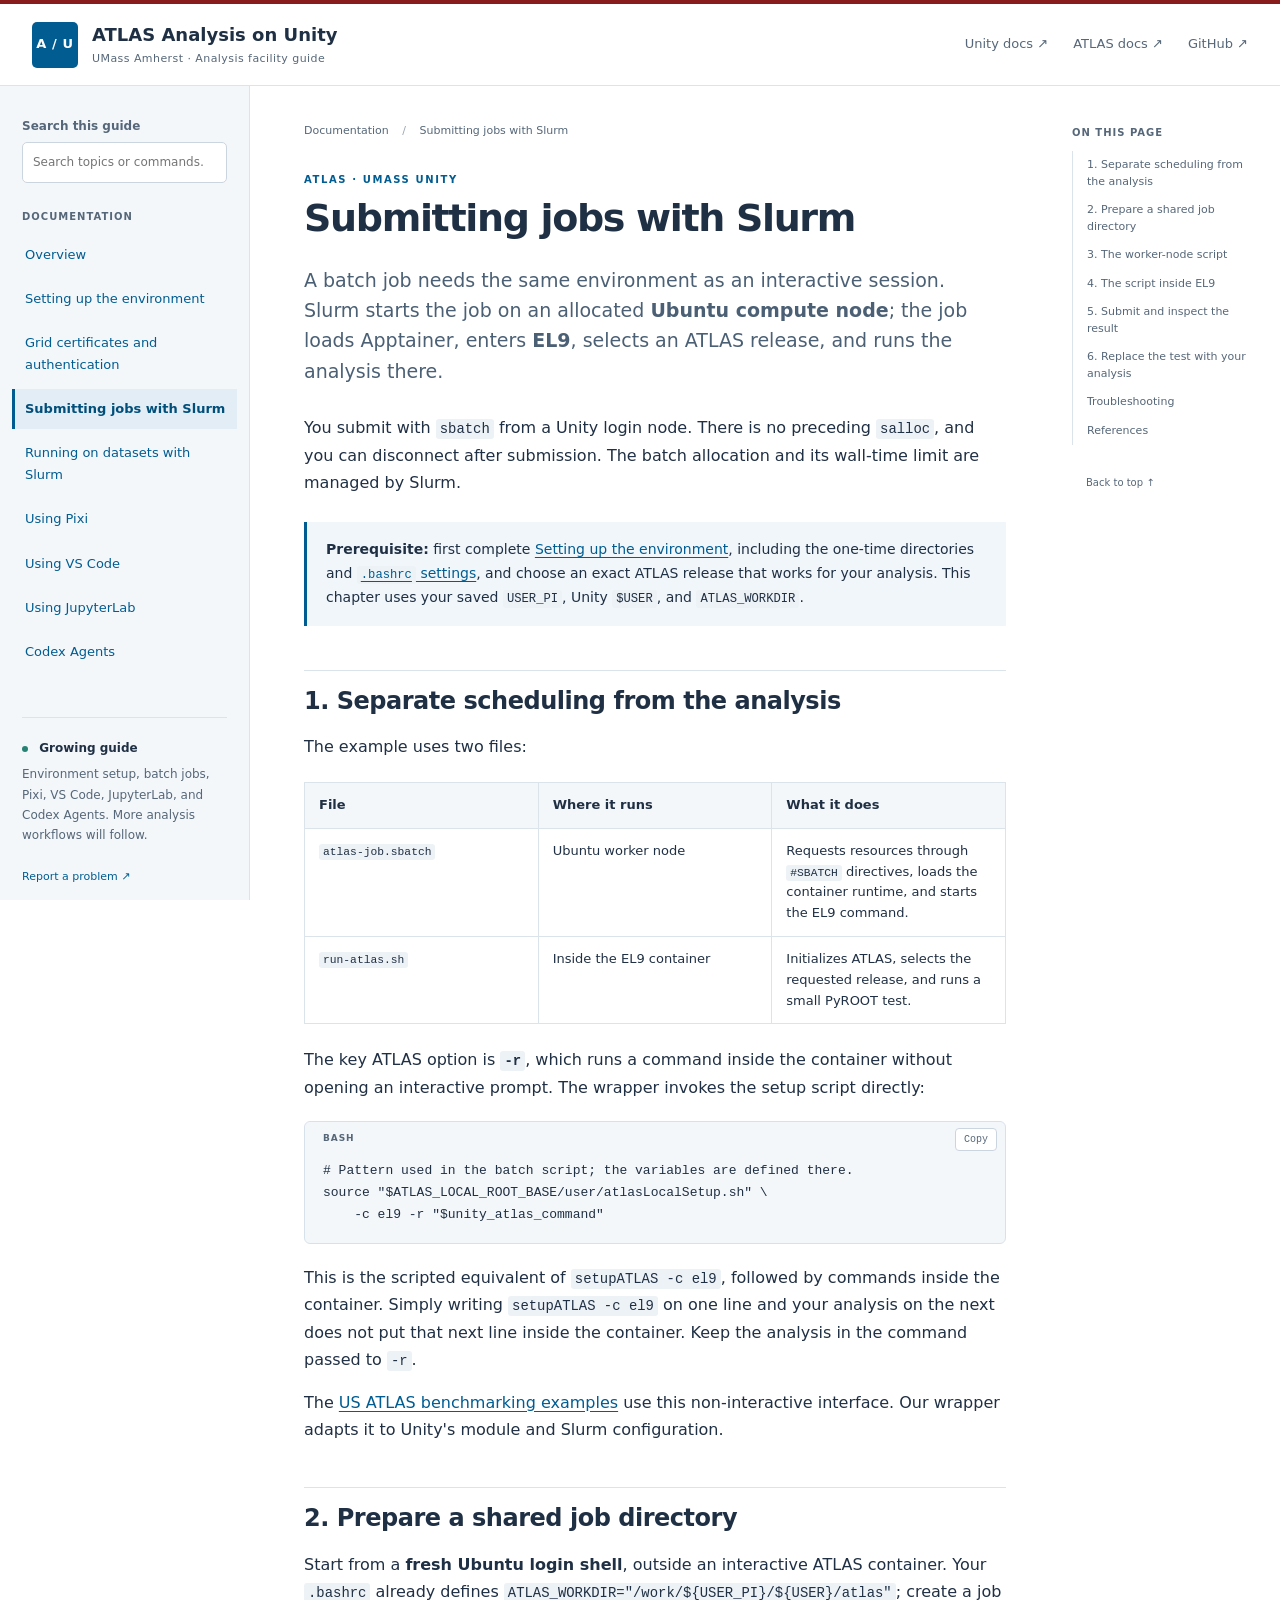
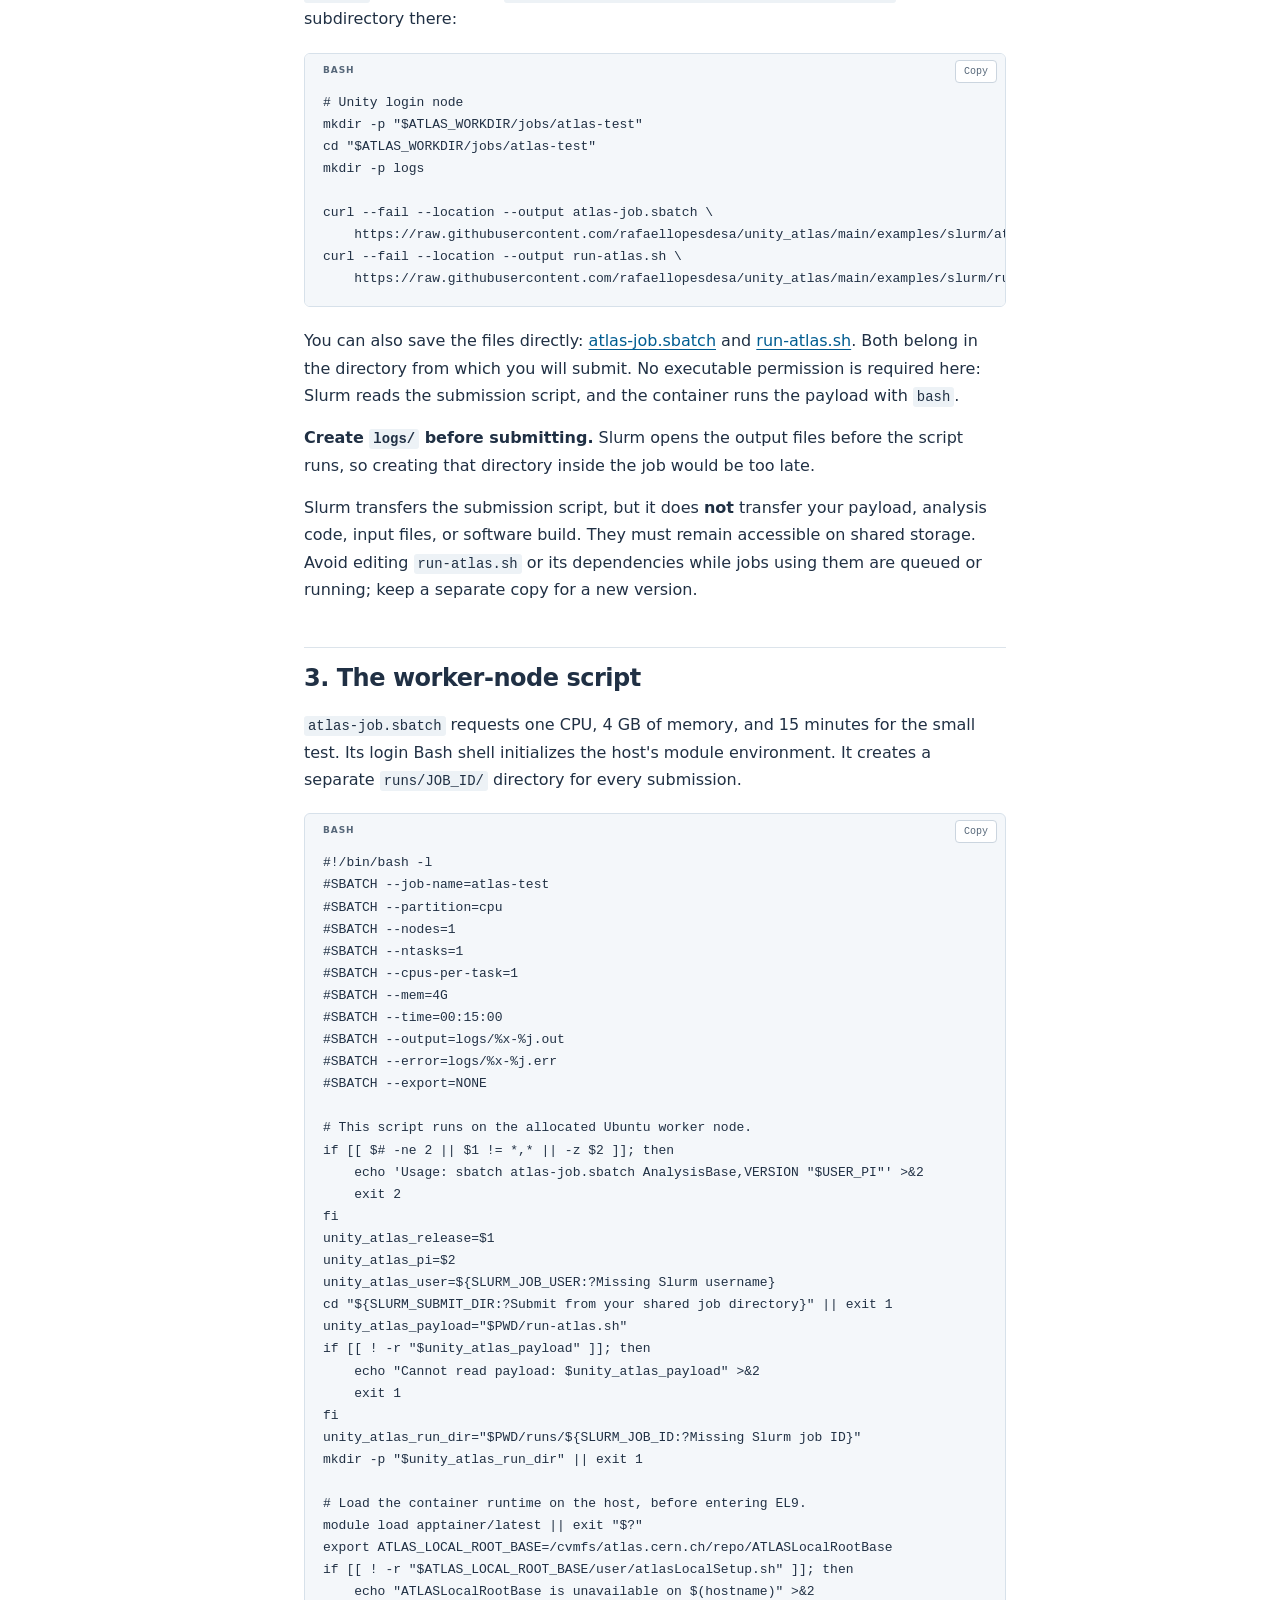
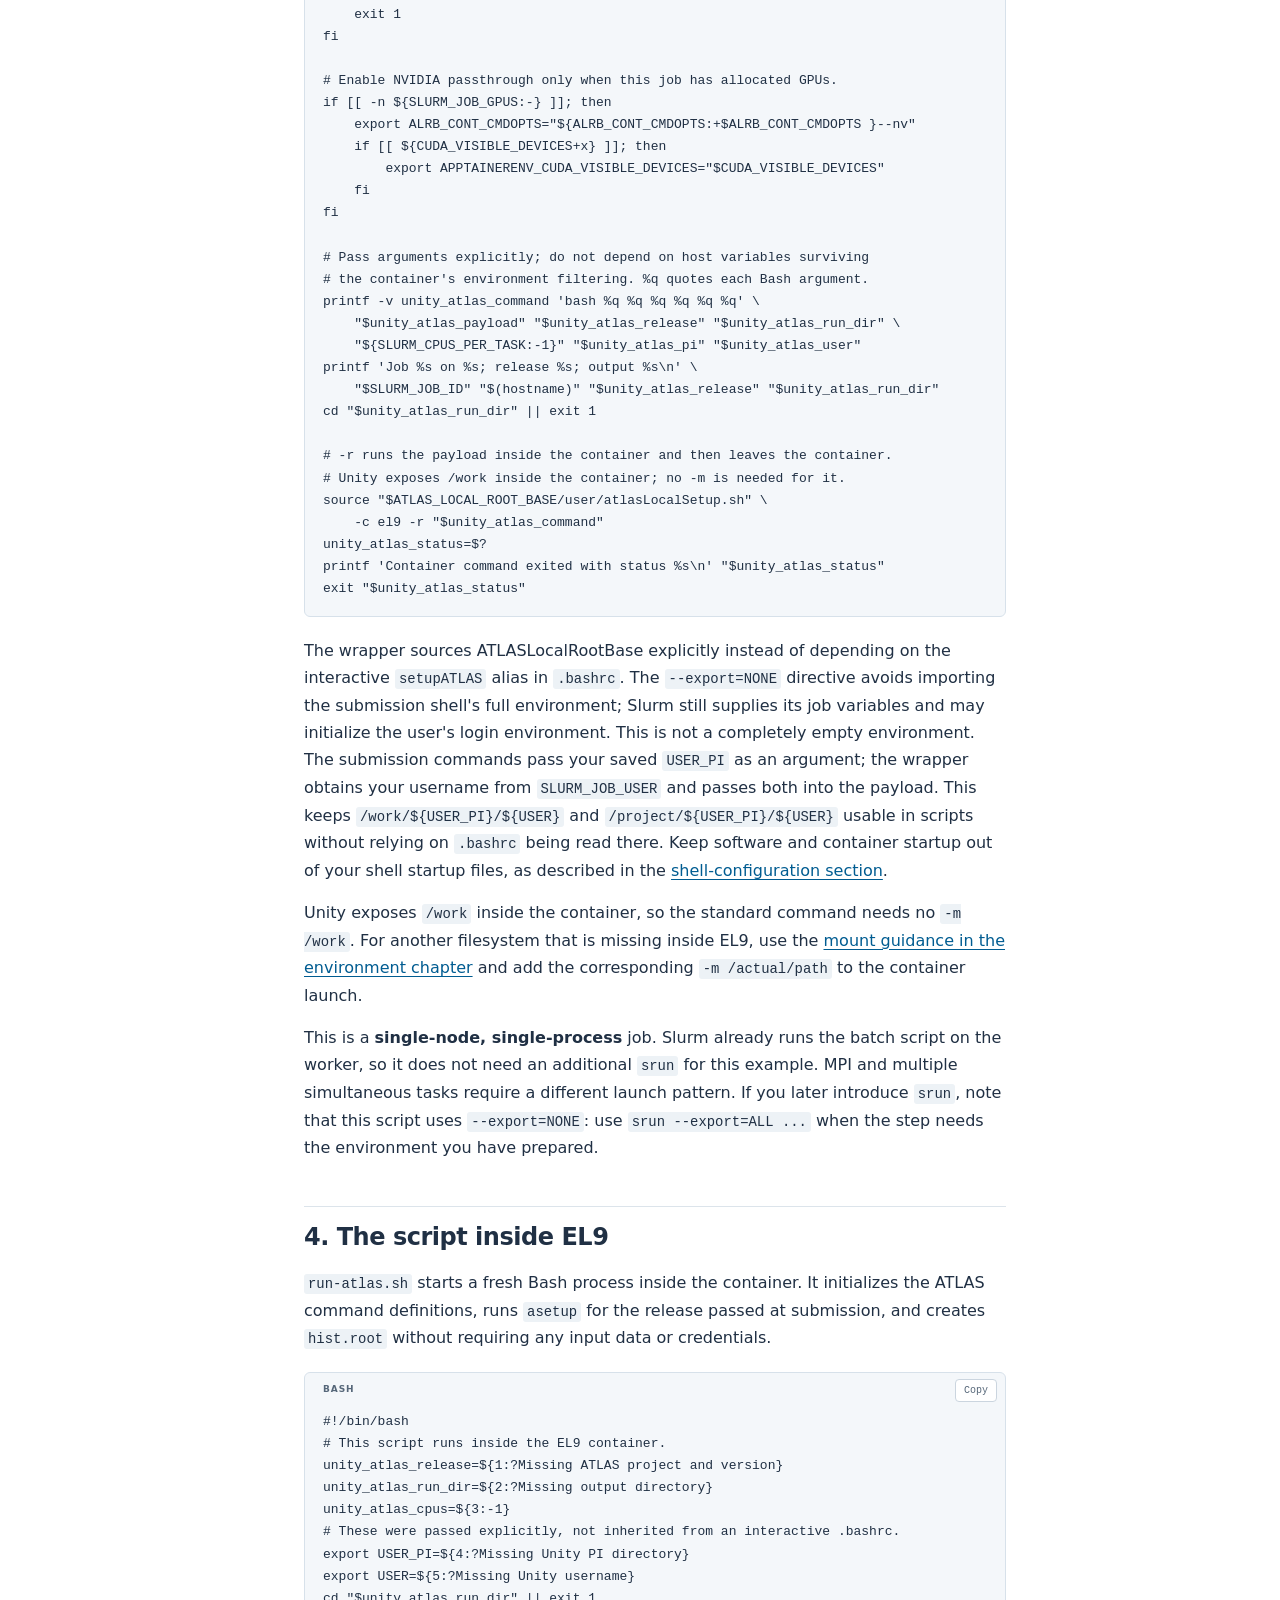
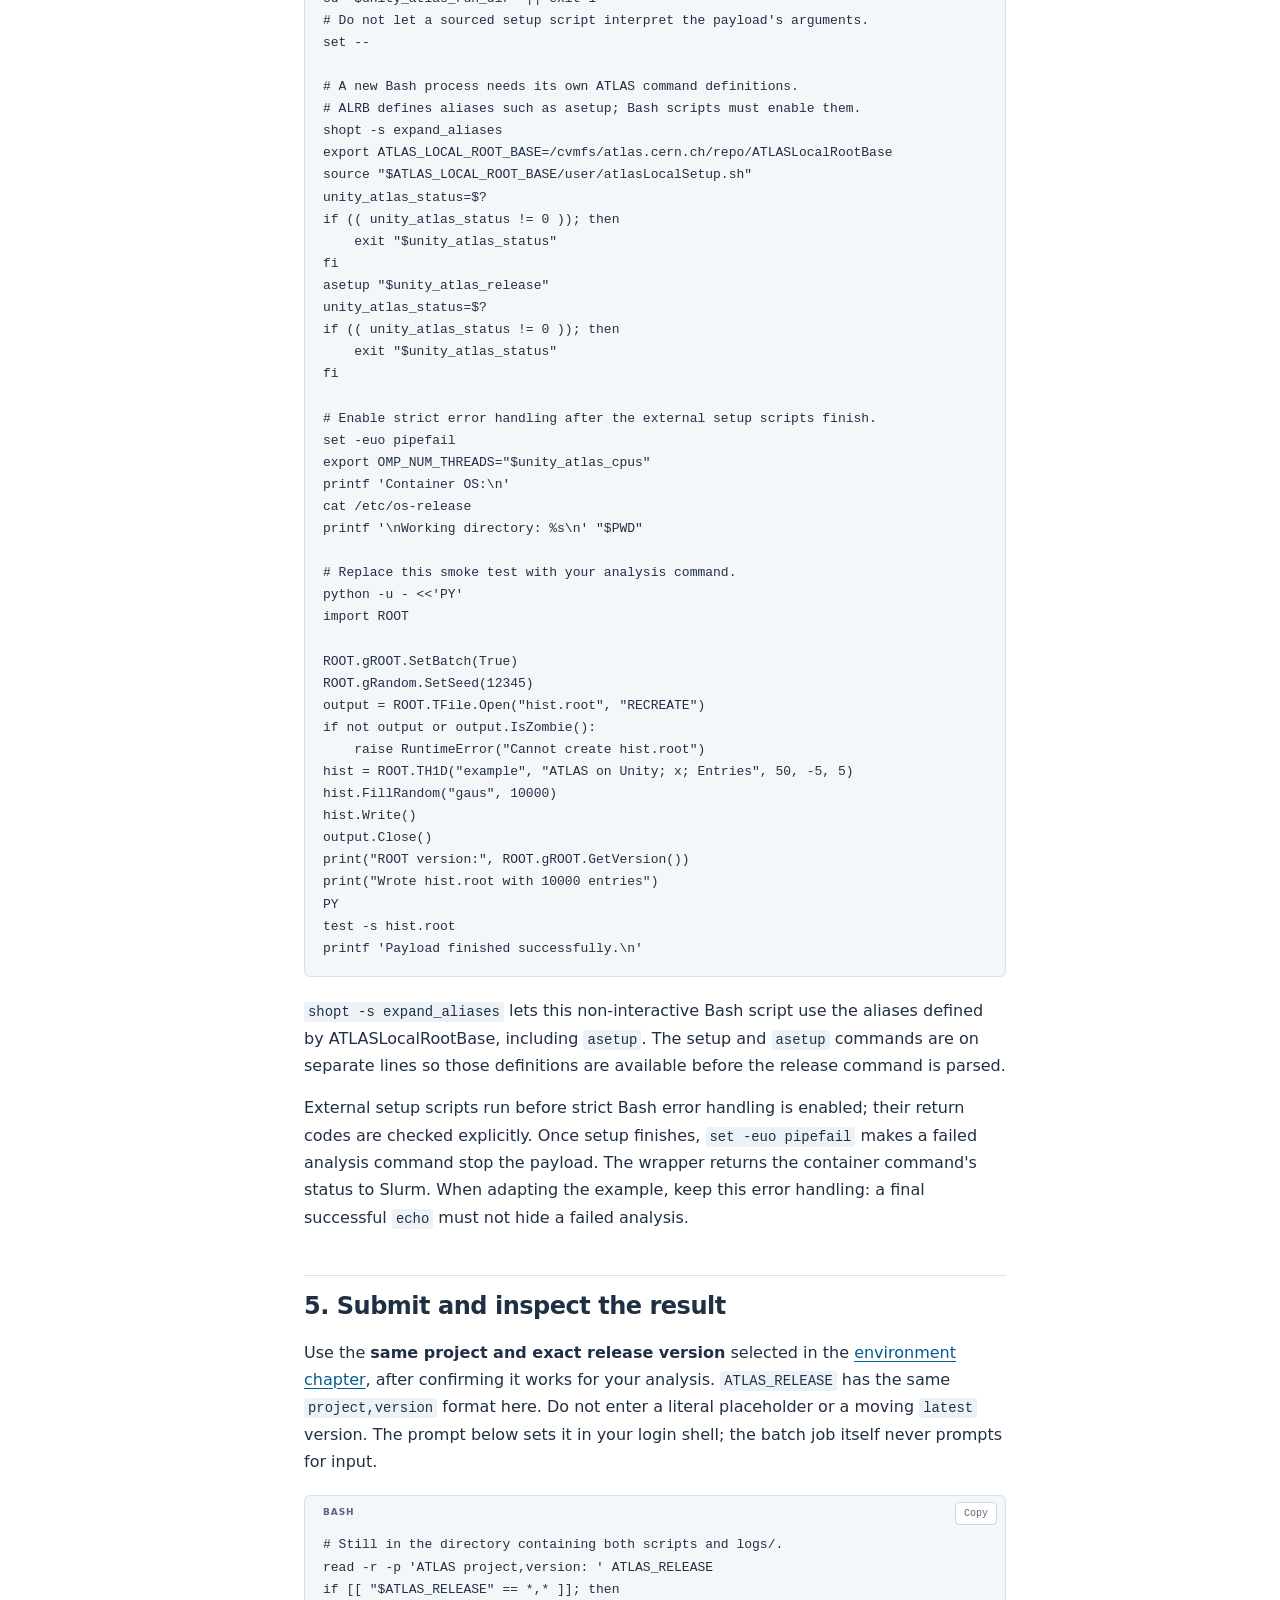
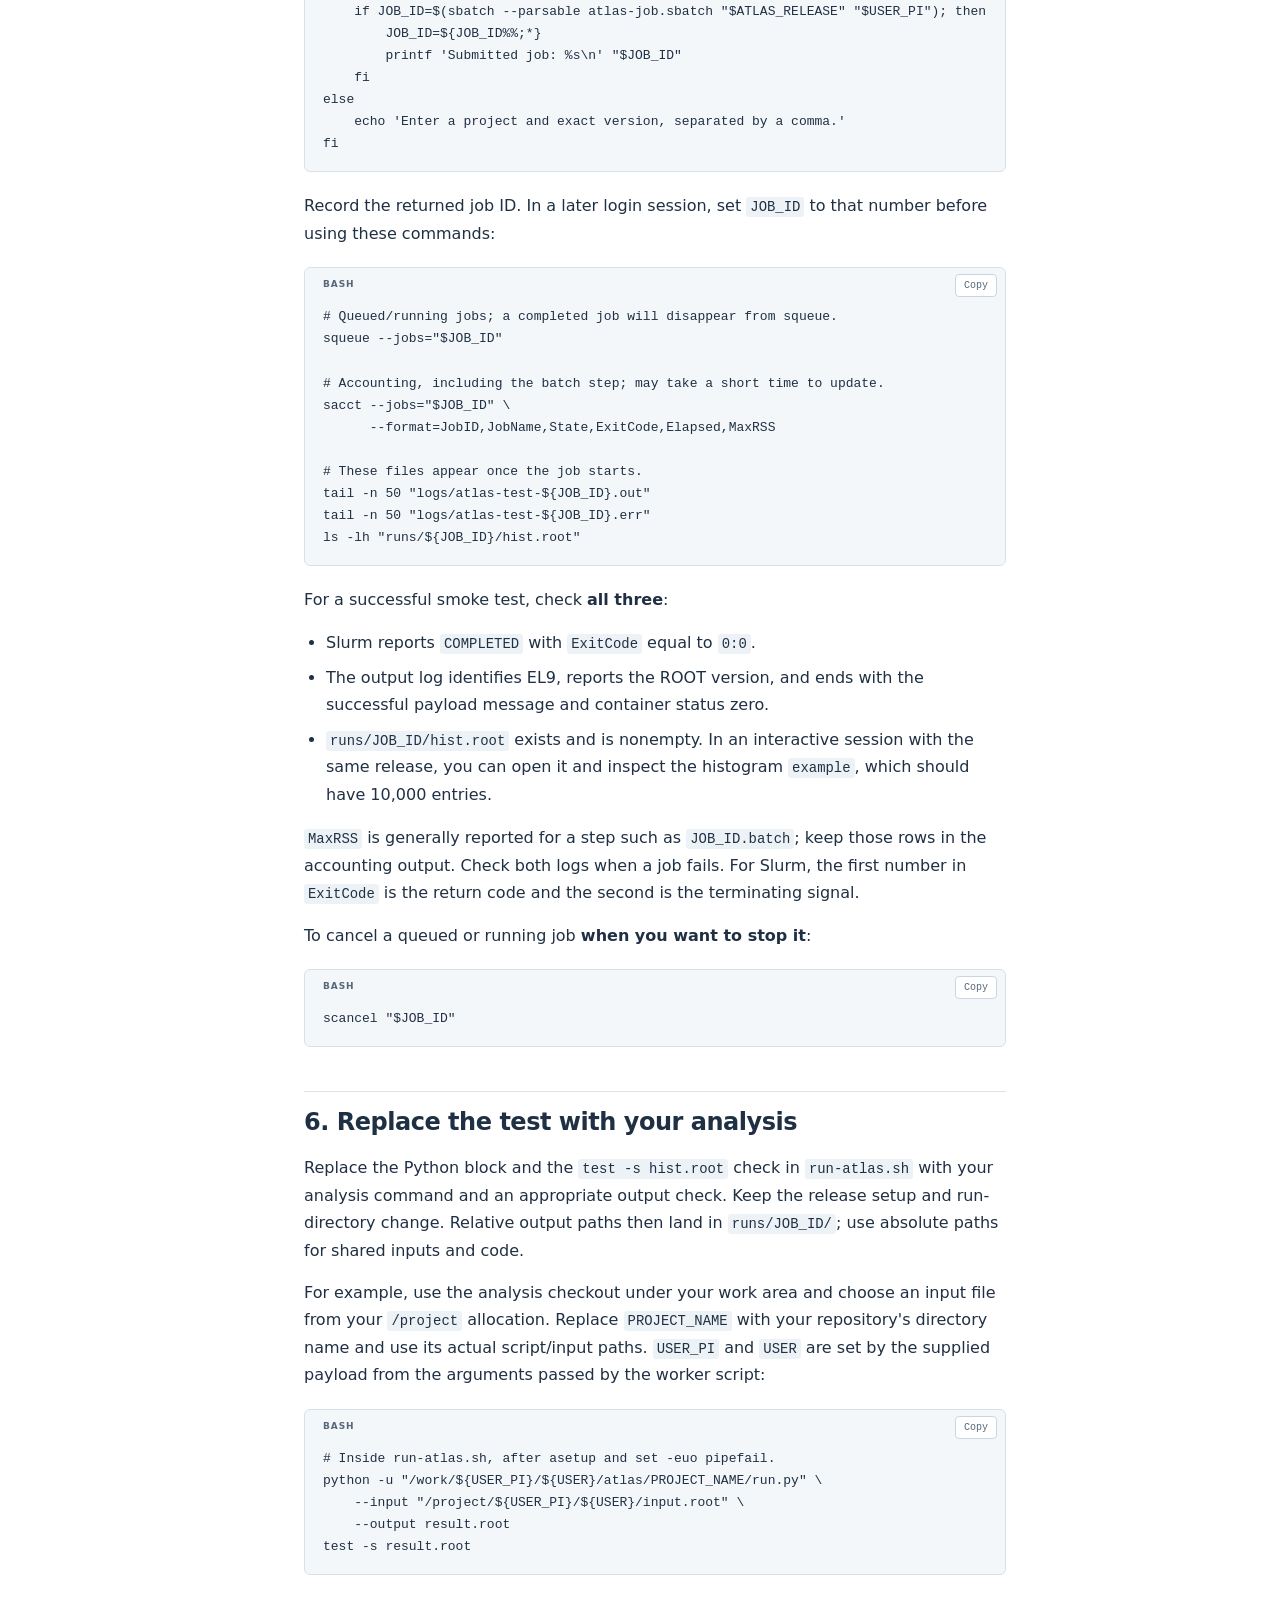
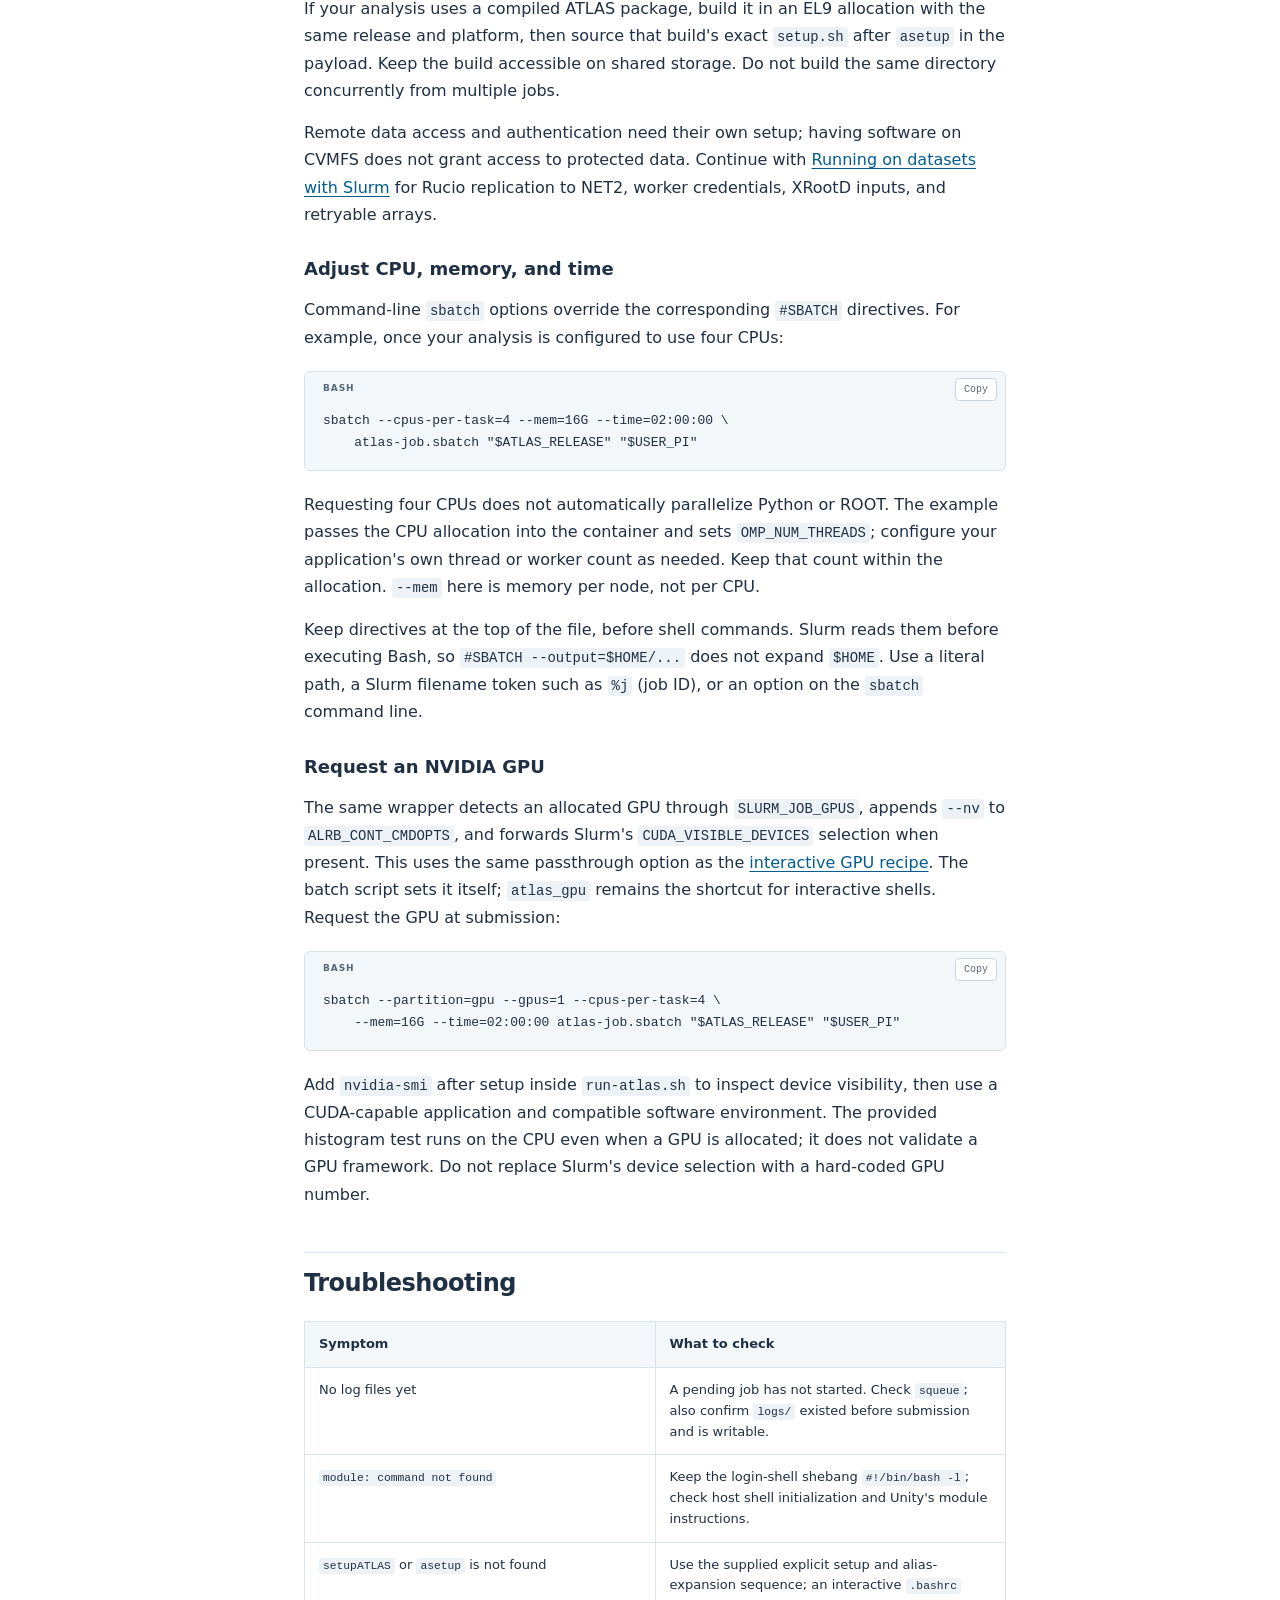
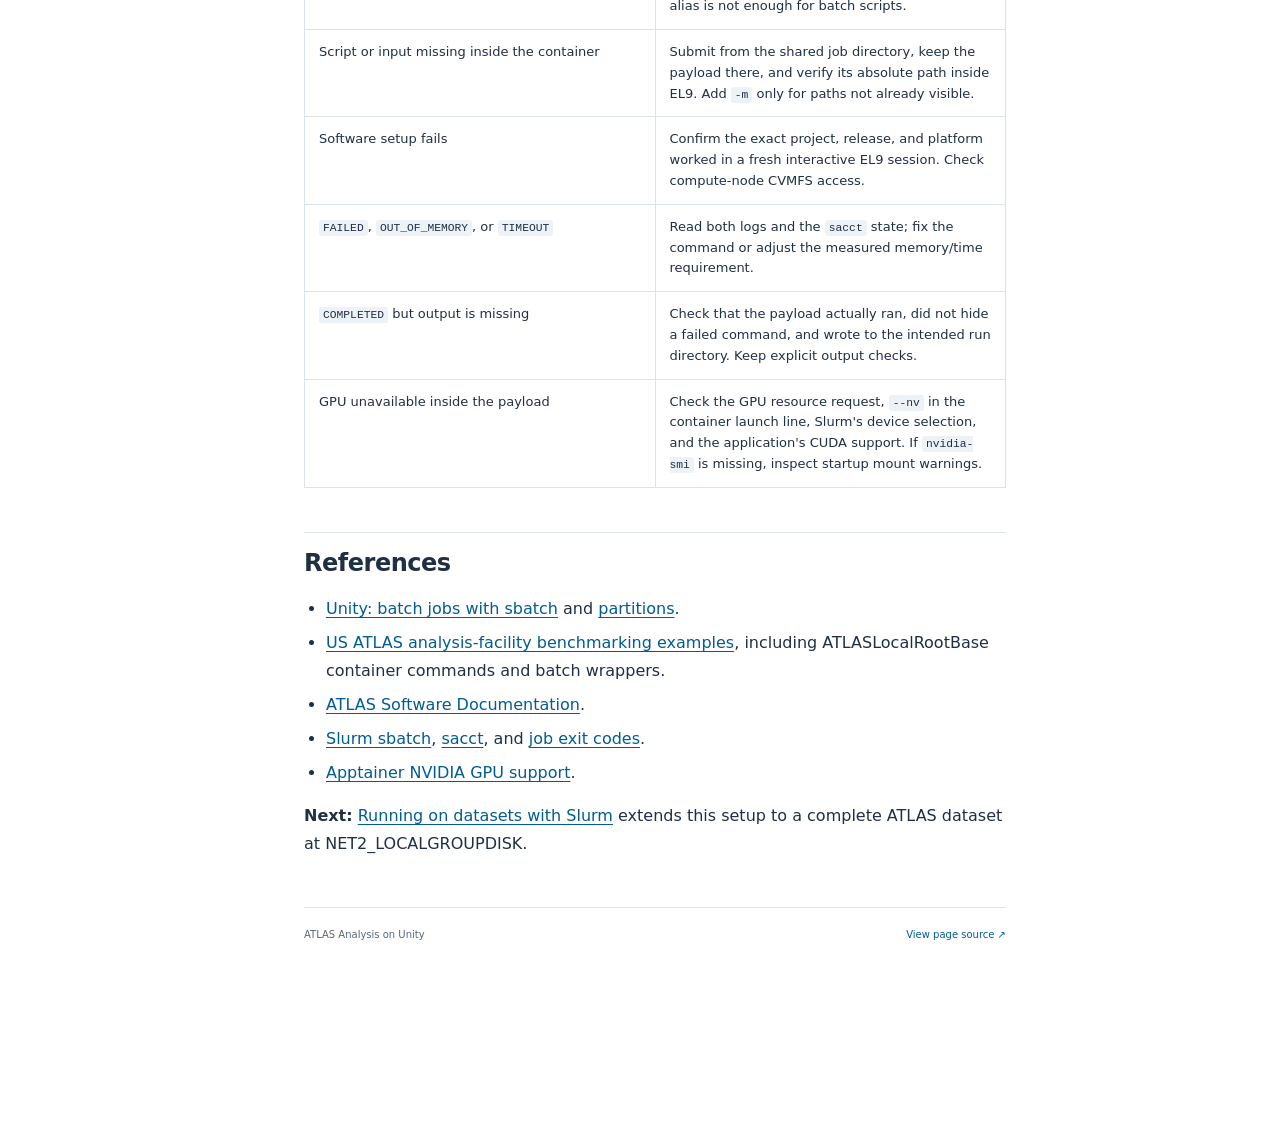
<file: submitting-jobs/index.html>
<!doctype html>
<html lang="en">
<head>
  <meta charset="utf-8">
  <meta name="viewport" content="width=device-width, initial-scale=1">
  <title>Submitting jobs with Slurm | ATLAS on Unity</title>
  <meta name="description" content="Run ATLAS analysis in EL9 containers on Unity batch workers, with downloadable Slurm scripts.">
  <link rel="stylesheet" href="../assets/style.css">
  <script defer src="../assets/search-index.js"></script>
  <script defer src="../assets/site.js"></script>
</head>
<body data-root="../">
<a class="skip" href="#main">Skip to content</a>
<header class="topbar">
  <a class="brand" href="../index.html"><span class="brand-mark" aria-hidden="true">A / U</span><span>ATLAS Analysis on Unity<small>UMass Amherst · Analysis facility guide</small></span></a>
  <nav class="external" aria-label="External resources"><a href="https://docs.unity.rc.umass.edu/documentation/">Unity docs ↗</a><a href="https://atlas-software.docs.cern.ch/">ATLAS docs ↗</a><a href="https://github.com/rafaellopesdesa/unity_atlas">GitHub ↗</a></nav>
  <button class="menu-toggle" aria-controls="sidebar" aria-expanded="false" hidden>Menu</button>
</header>
<div class="layout">
  <aside class="sidebar" id="sidebar">
    <div class="search" hidden><label for="search-input">Search this guide</label><input id="search-input" type="search" placeholder="Search topics or commands…" autocomplete="off"><p id="search-status" aria-live="polite"></p><ul id="search-results" hidden></ul></div>
    <p class="nav-label">Documentation</p>
    <nav class="chapters" aria-label="Chapters"><a href="../index.html">Overview</a><a href="../setting-up-environment/index.html">Setting up the environment</a><a href="../grid-certificates/index.html">Grid certificates and authentication</a><a aria-current="page" href="index.html">Submitting jobs with Slurm</a><a href="../running-on-datasets/index.html">Running on datasets with Slurm</a><a href="../using-pixi/index.html">Using Pixi</a><a href="../using-vscode/index.html">Using VS Code</a><a href="../using-jupyterlab/index.html">Using JupyterLab</a><a href="../codex-agents/index.html">Codex Agents</a></nav>
    <div class="sidebar-note"><span class="status-dot"></span> Growing guide<p>Environment setup, batch jobs, Pixi, VS Code, JupyterLab, and Codex Agents. More analysis workflows will follow.</p></div>
    <a class="sidebar-source" href="https://github.com/rafaellopesdesa/unity_atlas/issues">Report a problem ↗</a>
  </aside>
  <main id="main" tabindex="-1">
    <div class="breadcrumb">Documentation <span>/</span> Submitting jobs with Slurm</div>
    <div class="eyebrow">ATLAS · UMASS UNITY</div>
    <h1>Submitting jobs with Slurm</h1>
    <article><p>A batch job needs the same environment as an interactive session. Slurm starts the job on an allocated <strong>Ubuntu compute node</strong>; the job loads Apptainer, enters <strong>EL9</strong>, selects an ATLAS release, and runs the analysis there.</p>
<p>You submit with <code>sbatch</code> from a Unity login node. There is no preceding <code>salloc</code>, and you can disconnect after submission. The batch allocation and its wall-time limit are managed by Slurm.</p>
<div class="callout">
<p><strong>Prerequisite:</strong> first complete <a href="../setting-up-environment/">Setting up the environment</a>, including the one-time directories and <a href="../setting-up-environment/#bashrc"><code>.bashrc</code> settings</a>, and choose an exact ATLAS release that works for your analysis. This chapter uses your saved <code>USER_PI</code>, Unity <code>$USER</code>, and <code>ATLAS_WORKDIR</code>.</p>
</div>
<h2 id="workflow">1. Separate scheduling from the analysis</h2>
<p>The example uses two files:</p>
<table>
<colgroup>
<col style="width: 33%" />
<col style="width: 33%" />
<col style="width: 33%" />
</colgroup>
<thead>
<tr class="header">
<th>File</th>
<th>Where it runs</th>
<th>What it does</th>
</tr>
</thead>
<tbody>
<tr class="odd">
<td><code>atlas-job.sbatch</code></td>
<td>Ubuntu worker node</td>
<td>Requests resources through <code>#SBATCH</code> directives, loads the container runtime, and starts the EL9 command.</td>
</tr>
<tr class="even">
<td><code>run-atlas.sh</code></td>
<td>Inside the EL9 container</td>
<td>Initializes ATLAS, selects the requested release, and runs a small PyROOT test.</td>
</tr>
</tbody>
</table>
<p>The key ATLAS option is <strong><code>-r</code></strong>, which runs a command inside the container without opening an interactive prompt. The wrapper invokes the setup script directly:</p>
<pre class="bash"><code># Pattern used in the batch script; the variables are defined there.
source &quot;$ATLAS_LOCAL_ROOT_BASE/user/atlasLocalSetup.sh&quot; \
    -c el9 -r &quot;$unity_atlas_command&quot;</code></pre>
<p>This is the scripted equivalent of <code>setupATLAS -c el9</code>, followed by commands inside the container. Simply writing <code>setupATLAS -c el9</code> on one line and your analysis on the next does not put that next line inside the container. Keep the analysis in the command passed to <code>-r</code>.</p>
<p>The <a href="https://github.com/usatlas/af-benchmarking/blob/main/README.md">US ATLAS benchmarking examples</a> use this non-interactive interface. Our wrapper adapts it to Unity's module and Slurm configuration.</p>
<h2 id="prepare">2. Prepare a shared job directory</h2>
<p>Start from a <strong>fresh Ubuntu login shell</strong>, outside an interactive ATLAS container. Your <code>.bashrc</code> already defines <code>ATLAS_WORKDIR="/work/${USER_PI}/${USER}/atlas"</code>; create a job subdirectory there:</p>
<pre class="bash"><code># Unity login node
mkdir -p &quot;$ATLAS_WORKDIR/jobs/atlas-test&quot;
cd &quot;$ATLAS_WORKDIR/jobs/atlas-test&quot;
mkdir -p logs

curl --fail --location --output atlas-job.sbatch \
    https://raw.githubusercontent.com/rafaellopesdesa/unity_atlas/main/examples/slurm/atlas-job.sbatch
curl --fail --location --output run-atlas.sh \
    https://raw.githubusercontent.com/rafaellopesdesa/unity_atlas/main/examples/slurm/run-atlas.sh</code></pre>
<p>You can also save the files directly: <a href="../examples/slurm/atlas-job.sbatch">atlas-job.sbatch</a> and <a href="../examples/slurm/run-atlas.sh">run-atlas.sh</a>. Both belong in the directory from which you will submit. No executable permission is required here: Slurm reads the submission script, and the container runs the payload with <code>bash</code>.</p>
<p><strong>Create <code>logs/</code> before submitting.</strong> Slurm opens the output files before the script runs, so creating that directory inside the job would be too late.</p>
<p>Slurm transfers the submission script, but it does <strong>not</strong> transfer your payload, analysis code, input files, or software build. They must remain accessible on shared storage. Avoid editing <code>run-atlas.sh</code> or its dependencies while jobs using them are queued or running; keep a separate copy for a new version.</p>
<h2 id="batch-script">3. The worker-node script</h2>
<p><code>atlas-job.sbatch</code> requests one CPU, 4 GB of memory, and 15 minutes for the small test. Its login Bash shell initializes the host's module environment. It creates a separate <code>runs/JOB_ID/</code> directory for every submission.</p>
<pre class="bash"><code>#!/bin/bash -l
#SBATCH --job-name=atlas-test
#SBATCH --partition=cpu
#SBATCH --nodes=1
#SBATCH --ntasks=1
#SBATCH --cpus-per-task=1
#SBATCH --mem=4G
#SBATCH --time=00:15:00
#SBATCH --output=logs/%x-%j.out
#SBATCH --error=logs/%x-%j.err
#SBATCH --export=NONE

# This script runs on the allocated Ubuntu worker node.
if [[ $# -ne 2 || $1 != *,* || -z $2 ]]; then
    echo &#39;Usage: sbatch atlas-job.sbatch AnalysisBase,VERSION &quot;$USER_PI&quot;&#39; &gt;&amp;2
    exit 2
fi
unity_atlas_release=$1
unity_atlas_pi=$2
unity_atlas_user=${SLURM_JOB_USER:?Missing Slurm username}
cd &quot;${SLURM_SUBMIT_DIR:?Submit from your shared job directory}&quot; || exit 1
unity_atlas_payload=&quot;$PWD/run-atlas.sh&quot;
if [[ ! -r &quot;$unity_atlas_payload&quot; ]]; then
    echo &quot;Cannot read payload: $unity_atlas_payload&quot; &gt;&amp;2
    exit 1
fi
unity_atlas_run_dir=&quot;$PWD/runs/${SLURM_JOB_ID:?Missing Slurm job ID}&quot;
mkdir -p &quot;$unity_atlas_run_dir&quot; || exit 1

# Load the container runtime on the host, before entering EL9.
module load apptainer/latest || exit &quot;$?&quot;
export ATLAS_LOCAL_ROOT_BASE=/cvmfs/atlas.cern.ch/repo/ATLASLocalRootBase
if [[ ! -r &quot;$ATLAS_LOCAL_ROOT_BASE/user/atlasLocalSetup.sh&quot; ]]; then
    echo &quot;ATLASLocalRootBase is unavailable on $(hostname)&quot; &gt;&amp;2
    exit 1
fi

# Enable NVIDIA passthrough only when this job has allocated GPUs.
if [[ -n ${SLURM_JOB_GPUS:-} ]]; then
    export ALRB_CONT_CMDOPTS=&quot;${ALRB_CONT_CMDOPTS:+$ALRB_CONT_CMDOPTS }--nv&quot;
    if [[ ${CUDA_VISIBLE_DEVICES+x} ]]; then
        export APPTAINERENV_CUDA_VISIBLE_DEVICES=&quot;$CUDA_VISIBLE_DEVICES&quot;
    fi
fi

# Pass arguments explicitly; do not depend on host variables surviving
# the container&#39;s environment filtering. %q quotes each Bash argument.
printf -v unity_atlas_command &#39;bash %q %q %q %q %q %q&#39; \
    &quot;$unity_atlas_payload&quot; &quot;$unity_atlas_release&quot; &quot;$unity_atlas_run_dir&quot; \
    &quot;${SLURM_CPUS_PER_TASK:-1}&quot; &quot;$unity_atlas_pi&quot; &quot;$unity_atlas_user&quot;
printf &#39;Job %s on %s; release %s; output %s\n&#39; \
    &quot;$SLURM_JOB_ID&quot; &quot;$(hostname)&quot; &quot;$unity_atlas_release&quot; &quot;$unity_atlas_run_dir&quot;
cd &quot;$unity_atlas_run_dir&quot; || exit 1

# -r runs the payload inside the container and then leaves the container.
# Unity exposes /work inside the container; no -m is needed for it.
source &quot;$ATLAS_LOCAL_ROOT_BASE/user/atlasLocalSetup.sh&quot; \
    -c el9 -r &quot;$unity_atlas_command&quot;
unity_atlas_status=$?
printf &#39;Container command exited with status %s\n&#39; &quot;$unity_atlas_status&quot;
exit &quot;$unity_atlas_status&quot;</code></pre>
<p>The wrapper sources ATLASLocalRootBase explicitly instead of depending on the interactive <code>setupATLAS</code> alias in <code>.bashrc</code>. The <code>--export=NONE</code> directive avoids importing the submission shell's full environment; Slurm still supplies its job variables and may initialize the user's login environment. This is not a completely empty environment. The submission commands pass your saved <code>USER_PI</code> as an argument; the wrapper obtains your username from <code>SLURM_JOB_USER</code> and passes both into the payload. This keeps <code>/work/${USER_PI}/${USER}</code> and <code>/project/${USER_PI}/${USER}</code> usable in scripts without relying on <code>.bashrc</code> being read there. Keep software and container startup out of your shell startup files, as described in the <a href="../setting-up-environment/#bashrc">shell-configuration section</a>.</p>
<p>Unity exposes <code>/work</code> inside the container, so the standard command needs no <code>-m /work</code>. For another filesystem that is missing inside EL9, use the <a href="../setting-up-environment/#container">mount guidance in the environment chapter</a> and add the corresponding <code>-m /actual/path</code> to the container launch.</p>
<p>This is a <strong>single-node, single-process</strong> job. Slurm already runs the batch script on the worker, so it does not need an additional <code>srun</code> for this example. MPI and multiple simultaneous tasks require a different launch pattern. If you later introduce <code>srun</code>, note that this script uses <code>--export=NONE</code>: use <code>srun --export=ALL ...</code> when the step needs the environment you have prepared.</p>
<h2 id="payload">4. The script inside EL9</h2>
<p><code>run-atlas.sh</code> starts a fresh Bash process inside the container. It initializes the ATLAS command definitions, runs <code>asetup</code> for the release passed at submission, and creates <code>hist.root</code> without requiring any input data or credentials.</p>
<pre class="bash"><code>#!/bin/bash
# This script runs inside the EL9 container.
unity_atlas_release=${1:?Missing ATLAS project and version}
unity_atlas_run_dir=${2:?Missing output directory}
unity_atlas_cpus=${3:-1}
# These were passed explicitly, not inherited from an interactive .bashrc.
export USER_PI=${4:?Missing Unity PI directory}
export USER=${5:?Missing Unity username}
cd &quot;$unity_atlas_run_dir&quot; || exit 1
# Do not let a sourced setup script interpret the payload&#39;s arguments.
set --

# A new Bash process needs its own ATLAS command definitions.
# ALRB defines aliases such as asetup; Bash scripts must enable them.
shopt -s expand_aliases
export ATLAS_LOCAL_ROOT_BASE=/cvmfs/atlas.cern.ch/repo/ATLASLocalRootBase
source &quot;$ATLAS_LOCAL_ROOT_BASE/user/atlasLocalSetup.sh&quot;
unity_atlas_status=$?
if (( unity_atlas_status != 0 )); then
    exit &quot;$unity_atlas_status&quot;
fi
asetup &quot;$unity_atlas_release&quot;
unity_atlas_status=$?
if (( unity_atlas_status != 0 )); then
    exit &quot;$unity_atlas_status&quot;
fi

# Enable strict error handling after the external setup scripts finish.
set -euo pipefail
export OMP_NUM_THREADS=&quot;$unity_atlas_cpus&quot;
printf &#39;Container OS:\n&#39;
cat /etc/os-release
printf &#39;\nWorking directory: %s\n&#39; &quot;$PWD&quot;

# Replace this smoke test with your analysis command.
python -u - &lt;&lt;&#39;PY&#39;
import ROOT

ROOT.gROOT.SetBatch(True)
ROOT.gRandom.SetSeed(12345)
output = ROOT.TFile.Open(&quot;hist.root&quot;, &quot;RECREATE&quot;)
if not output or output.IsZombie():
    raise RuntimeError(&quot;Cannot create hist.root&quot;)
hist = ROOT.TH1D(&quot;example&quot;, &quot;ATLAS on Unity; x; Entries&quot;, 50, -5, 5)
hist.FillRandom(&quot;gaus&quot;, 10000)
hist.Write()
output.Close()
print(&quot;ROOT version:&quot;, ROOT.gROOT.GetVersion())
print(&quot;Wrote hist.root with 10000 entries&quot;)
PY
test -s hist.root
printf &#39;Payload finished successfully.\n&#39;</code></pre>
<p><code>shopt -s expand_aliases</code> lets this non-interactive Bash script use the aliases defined by ATLASLocalRootBase, including <code>asetup</code>. The setup and <code>asetup</code> commands are on separate lines so those definitions are available before the release command is parsed.</p>
<p>External setup scripts run before strict Bash error handling is enabled; their return codes are checked explicitly. Once setup finishes, <code>set -euo pipefail</code> makes a failed analysis command stop the payload. The wrapper returns the container command's status to Slurm. When adapting the example, keep this error handling: a final successful <code>echo</code> must not hide a failed analysis.</p>
<h2 id="submit">5. Submit and inspect the result</h2>
<p>Use the <strong>same project and exact release version</strong> selected in the <a href="../setting-up-environment/#software">environment chapter</a>, after confirming it works for your analysis. <code>ATLAS_RELEASE</code> has the same <code>project,version</code> format here. Do not enter a literal placeholder or a moving <code>latest</code> version. The prompt below sets it in your login shell; the batch job itself never prompts for input.</p>
<pre class="bash"><code># Still in the directory containing both scripts and logs/.
read -r -p &#39;ATLAS project,version: &#39; ATLAS_RELEASE
if [[ &quot;$ATLAS_RELEASE&quot; == *,* ]]; then
    if JOB_ID=$(sbatch --parsable atlas-job.sbatch &quot;$ATLAS_RELEASE&quot; &quot;$USER_PI&quot;); then
        JOB_ID=${JOB_ID%%;*}
        printf &#39;Submitted job: %s\n&#39; &quot;$JOB_ID&quot;
    fi
else
    echo &#39;Enter a project and exact version, separated by a comma.&#39;
fi</code></pre>
<p>Record the returned job ID. In a later login session, set <code>JOB_ID</code> to that number before using these commands:</p>
<pre class="bash"><code># Queued/running jobs; a completed job will disappear from squeue.
squeue --jobs=&quot;$JOB_ID&quot;

# Accounting, including the batch step; may take a short time to update.
sacct --jobs=&quot;$JOB_ID&quot; \
      --format=JobID,JobName,State,ExitCode,Elapsed,MaxRSS

# These files appear once the job starts.
tail -n 50 &quot;logs/atlas-test-${JOB_ID}.out&quot;
tail -n 50 &quot;logs/atlas-test-${JOB_ID}.err&quot;
ls -lh &quot;runs/${JOB_ID}/hist.root&quot;</code></pre>
<p>For a successful smoke test, check <strong>all three</strong>:</p>
<ul>
<li>Slurm reports <code>COMPLETED</code> with <code>ExitCode</code> equal to <code>0:0</code>.</li>
<li>The output log identifies EL9, reports the ROOT version, and ends with the successful payload message and container status zero.</li>
<li><code>runs/JOB_ID/hist.root</code> exists and is nonempty. In an interactive session with the same release, you can open it and inspect the histogram <code>example</code>, which should have 10,000 entries.</li>
</ul>
<p><code>MaxRSS</code> is generally reported for a step such as <code>JOB_ID.batch</code>; keep those rows in the accounting output. Check both logs when a job fails. For Slurm, the first number in <code>ExitCode</code> is the return code and the second is the terminating signal.</p>
<p>To cancel a queued or running job <strong>when you want to stop it</strong>:</p>
<pre class="bash"><code>scancel &quot;$JOB_ID&quot;</code></pre>
<h2 id="analysis">6. Replace the test with your analysis</h2>
<p>Replace the Python block and the <code>test -s hist.root</code> check in <code>run-atlas.sh</code> with your analysis command and an appropriate output check. Keep the release setup and run-directory change. Relative output paths then land in <code>runs/JOB_ID/</code>; use absolute paths for shared inputs and code.</p>
<p>For example, use the analysis checkout under your work area and choose an input file from your <code>/project</code> allocation. Replace <code>PROJECT_NAME</code> with your repository's directory name and use its actual script/input paths. <code>USER_PI</code> and <code>USER</code> are set by the supplied payload from the arguments passed by the worker script:</p>
<pre class="bash"><code># Inside run-atlas.sh, after asetup and set -euo pipefail.
python -u &quot;/work/${USER_PI}/${USER}/atlas/PROJECT_NAME/run.py&quot; \
    --input &quot;/project/${USER_PI}/${USER}/input.root&quot; \
    --output result.root
test -s result.root</code></pre>
<p>If your analysis uses a compiled ATLAS package, build it in an EL9 allocation with the same release and platform, then source that build's exact <code>setup.sh</code> after <code>asetup</code> in the payload. Keep the build accessible on shared storage. Do not build the same directory concurrently from multiple jobs.</p>
<p>Remote data access and authentication need their own setup; having software on CVMFS does not grant access to protected data. Continue with <a href="../running-on-datasets/">Running on datasets with Slurm</a> for Rucio replication to NET2, worker credentials, XRootD inputs, and retryable arrays.</p>
<h3 id="adjust-cpu-memory-and-time">Adjust CPU, memory, and time</h3>
<p>Command-line <code>sbatch</code> options override the corresponding <code>#SBATCH</code> directives. For example, once your analysis is configured to use four CPUs:</p>
<pre class="bash"><code>sbatch --cpus-per-task=4 --mem=16G --time=02:00:00 \
    atlas-job.sbatch &quot;$ATLAS_RELEASE&quot; &quot;$USER_PI&quot;</code></pre>
<p>Requesting four CPUs does not automatically parallelize Python or ROOT. The example passes the CPU allocation into the container and sets <code>OMP_NUM_THREADS</code>; configure your application's own thread or worker count as needed. Keep that count within the allocation. <code>--mem</code> here is memory per node, not per CPU.</p>
<p>Keep directives at the top of the file, before shell commands. Slurm reads them before executing Bash, so <code>#SBATCH --output=$HOME/...</code> does not expand <code>$HOME</code>. Use a literal path, a Slurm filename token such as <code>%j</code> (job ID), or an option on the <code>sbatch</code> command line.</p>
<h3 id="request-an-nvidia-gpu">Request an NVIDIA GPU</h3>
<p>The same wrapper detects an allocated GPU through <code>SLURM_JOB_GPUS</code>, appends <code>--nv</code> to <code>ALRB_CONT_CMDOPTS</code>, and forwards Slurm's <code>CUDA_VISIBLE_DEVICES</code> selection when present. This uses the same passthrough option as the <a href="../setting-up-environment/#gpu">interactive GPU recipe</a>. The batch script sets it itself; <code>atlas_gpu</code> remains the shortcut for interactive shells. Request the GPU at submission:</p>
<pre class="bash"><code>sbatch --partition=gpu --gpus=1 --cpus-per-task=4 \
    --mem=16G --time=02:00:00 atlas-job.sbatch &quot;$ATLAS_RELEASE&quot; &quot;$USER_PI&quot;</code></pre>
<p>Add <code>nvidia-smi</code> after setup inside <code>run-atlas.sh</code> to inspect device visibility, then use a CUDA-capable application and compatible software environment. The provided histogram test runs on the CPU even when a GPU is allocated; it does not validate a GPU framework. Do not replace Slurm's device selection with a hard-coded GPU number.</p>
<h2 id="troubleshooting">Troubleshooting</h2>
<table>
<colgroup>
<col style="width: 50%" />
<col style="width: 50%" />
</colgroup>
<thead>
<tr class="header">
<th>Symptom</th>
<th>What to check</th>
</tr>
</thead>
<tbody>
<tr class="odd">
<td>No log files yet</td>
<td>A pending job has not started. Check <code>squeue</code>; also confirm <code>logs/</code> existed before submission and is writable.</td>
</tr>
<tr class="even">
<td><code>module: command not found</code></td>
<td>Keep the login-shell shebang <code>#!/bin/bash -l</code>; check host shell initialization and Unity's module instructions.</td>
</tr>
<tr class="odd">
<td><code>setupATLAS</code> or <code>asetup</code> is not found</td>
<td>Use the supplied explicit setup and alias-expansion sequence; an interactive <code>.bashrc</code> alias is not enough for batch scripts.</td>
</tr>
<tr class="even">
<td>Script or input missing inside the container</td>
<td>Submit from the shared job directory, keep the payload there, and verify its absolute path inside EL9. Add <code>-m</code> only for paths not already visible.</td>
</tr>
<tr class="odd">
<td>Software setup fails</td>
<td>Confirm the exact project, release, and platform worked in a fresh interactive EL9 session. Check compute-node CVMFS access.</td>
</tr>
<tr class="even">
<td><code>FAILED</code>, <code>OUT_OF_MEMORY</code>, or <code>TIMEOUT</code></td>
<td>Read both logs and the <code>sacct</code> state; fix the command or adjust the measured memory/time requirement.</td>
</tr>
<tr class="odd">
<td><code>COMPLETED</code> but output is missing</td>
<td>Check that the payload actually ran, did not hide a failed command, and wrote to the intended run directory. Keep explicit output checks.</td>
</tr>
<tr class="even">
<td>GPU unavailable inside the payload</td>
<td>Check the GPU resource request, <code>--nv</code> in the container launch line, Slurm's device selection, and the application's CUDA support. If <code>nvidia-smi</code> is missing, inspect startup mount warnings.</td>
</tr>
</tbody>
</table>
<h2 id="references">References</h2>
<ul>
<li><a href="https://docs.unity.rc.umass.edu/documentation/jobs/sbatch/">Unity: batch jobs with sbatch</a> and <a href="https://docs.unity.rc.umass.edu/documentation/cluster_specs/partitions/">partitions</a>.</li>
<li><a href="https://github.com/usatlas/af-benchmarking/blob/main/README.md">US ATLAS analysis-facility benchmarking examples</a>, including ATLASLocalRootBase container commands and batch wrappers.</li>
<li><a href="https://atlas-software.docs.cern.ch/">ATLAS Software Documentation</a>.</li>
<li><a href="https://slurm.schedmd.com/sbatch.html">Slurm sbatch</a>, <a href="https://slurm.schedmd.com/sacct.html">sacct</a>, and <a href="https://slurm.schedmd.com/job_exit_code.html">job exit codes</a>.</li>
<li><a href="https://apptainer.org/docs/user/latest/gpu.html">Apptainer NVIDIA GPU support</a>.</li>
</ul>
<p><strong>Next:</strong> <a href="../running-on-datasets/">Running on datasets with Slurm</a> extends this setup to a complete ATLAS dataset at NET2_LOCALGROUPDISK.</p>
</article>
    <footer><span>ATLAS Analysis on Unity</span><a href="https://github.com/rafaellopesdesa/unity_atlas/blob/main/docs/submitting-jobs.md">View page source ↗</a></footer>
  </main>
  <aside class="toc" aria-label="On this page"><p class="nav-label">On this page</p><nav><a href="#workflow">1. Separate scheduling from the analysis</a><a href="#prepare">2. Prepare a shared job directory</a><a href="#batch-script">3. The worker-node script</a><a href="#payload">4. The script inside EL9</a><a href="#submit">5. Submit and inspect the result</a><a href="#analysis">6. Replace the test with your analysis</a><a href="#troubleshooting">Troubleshooting</a><a href="#references">References</a></nav><a class="back-top" href="#main">Back to top ↑</a></aside>
</div>
</body>
</html>
</file>
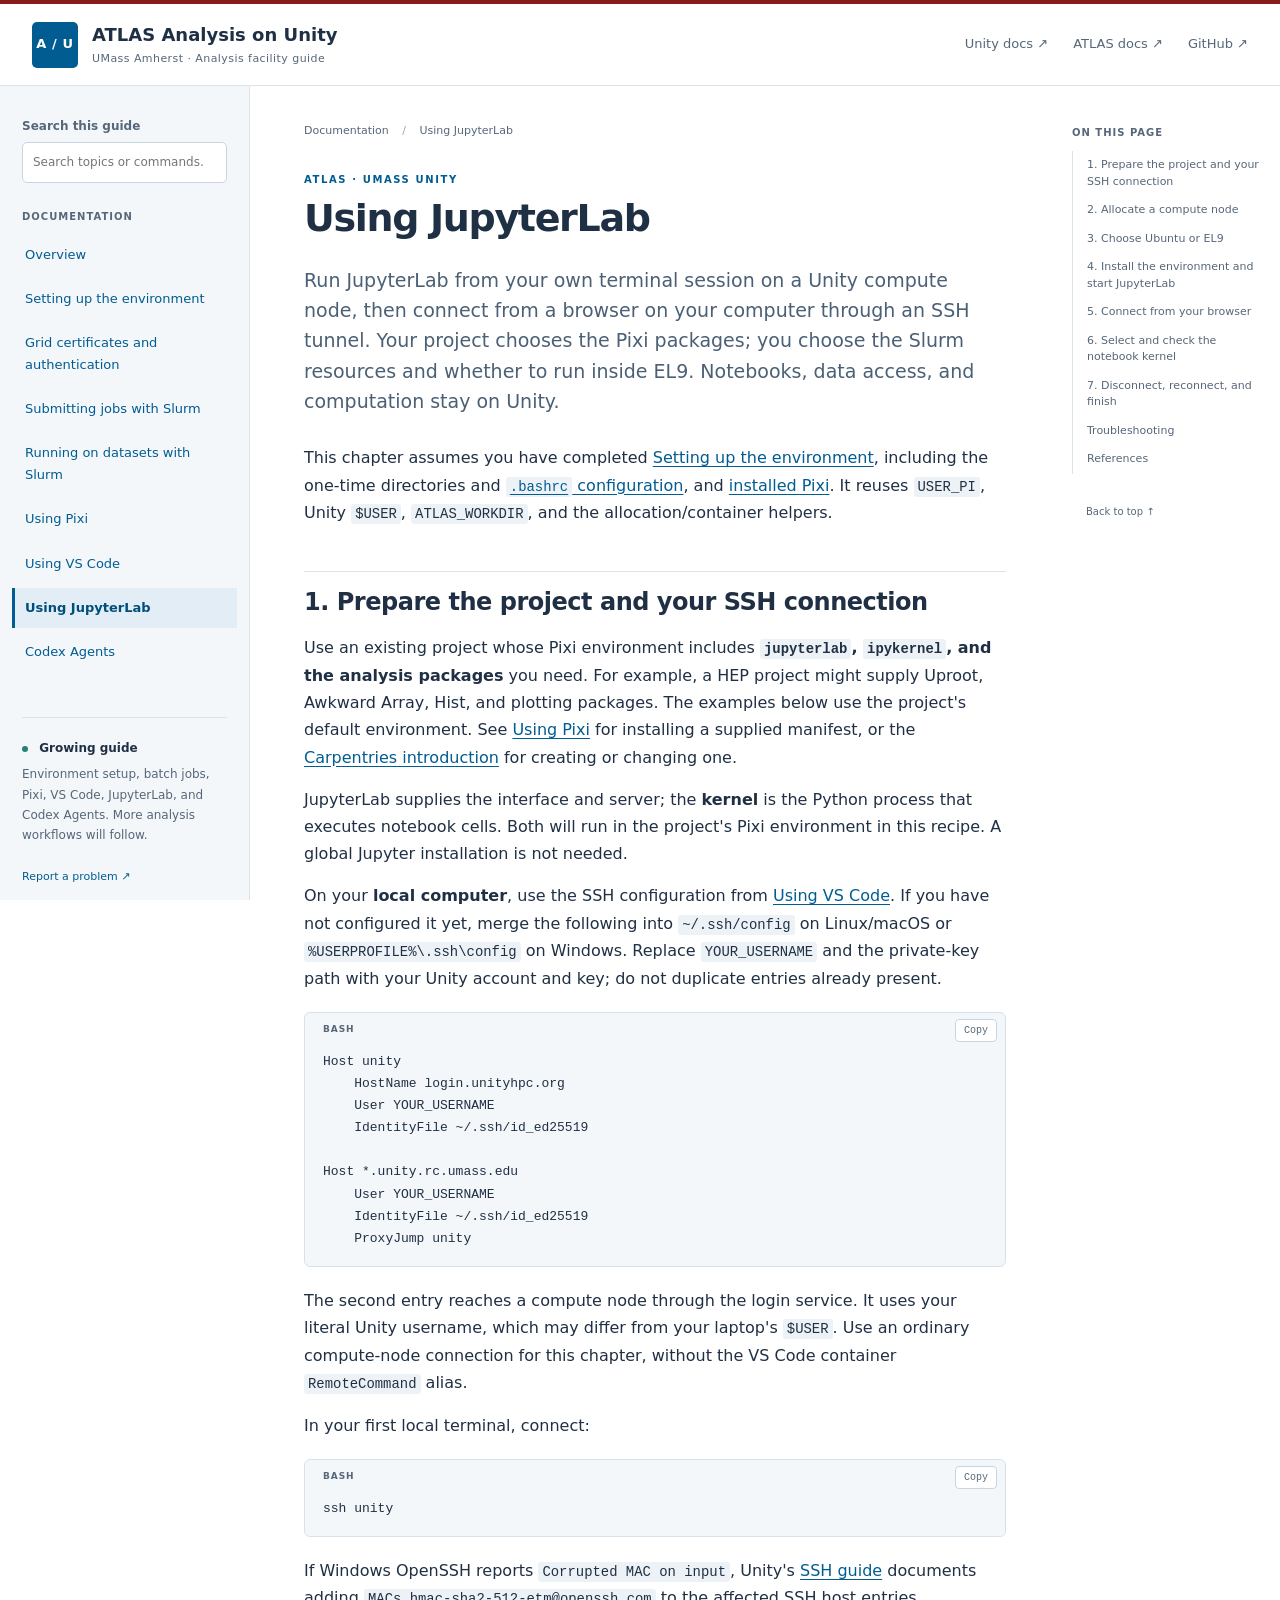
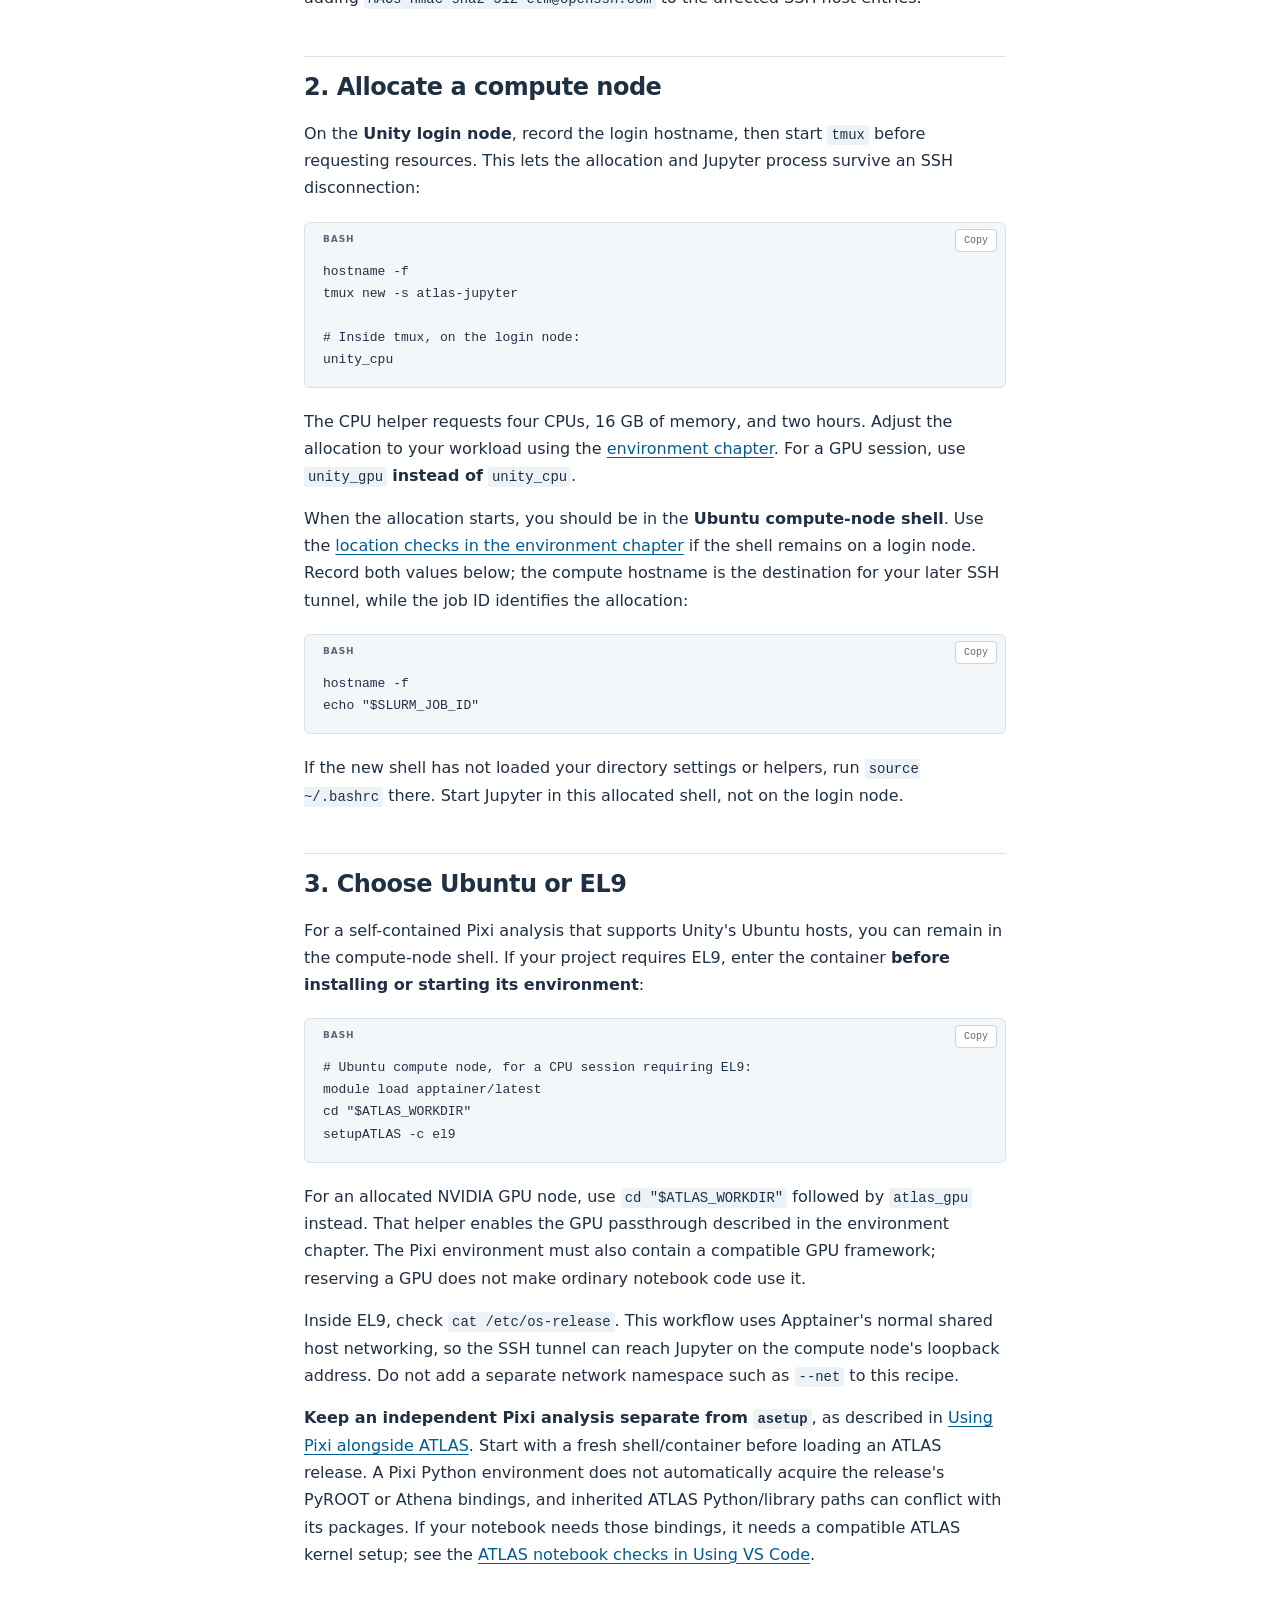
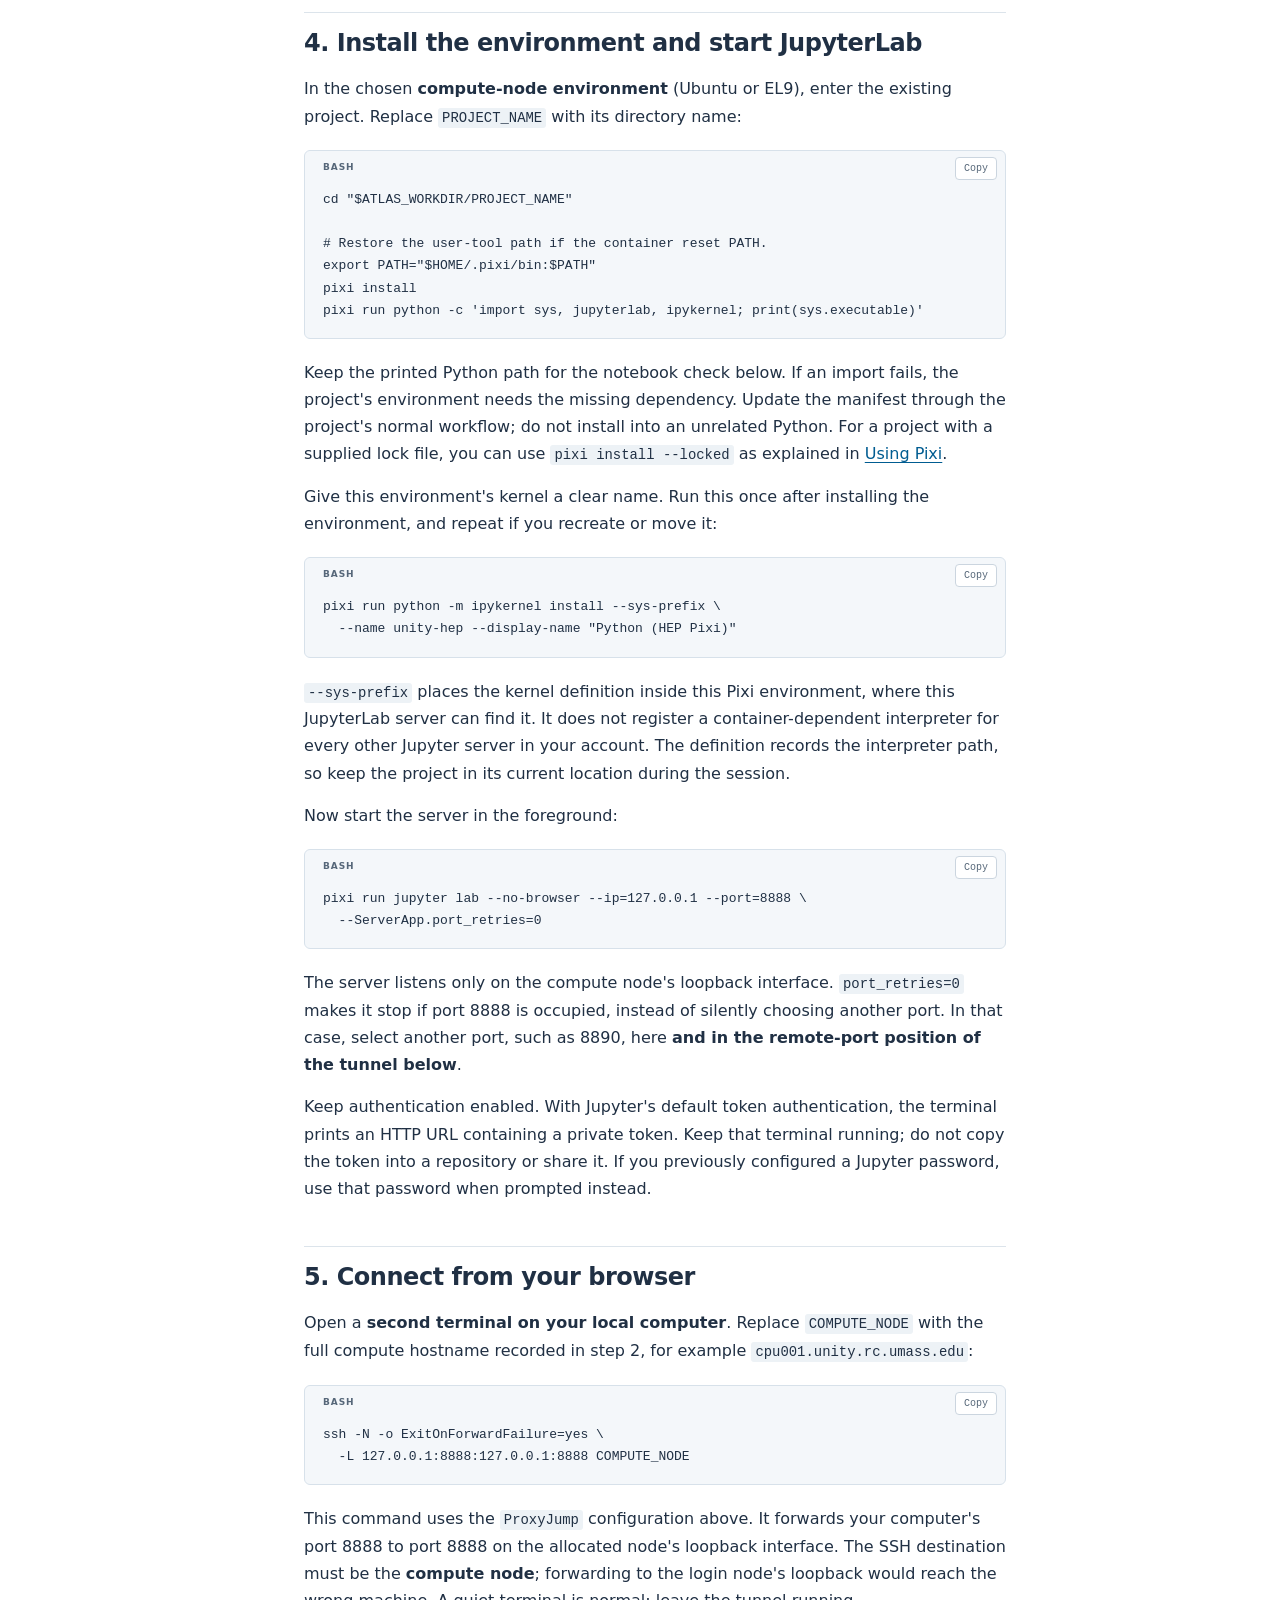
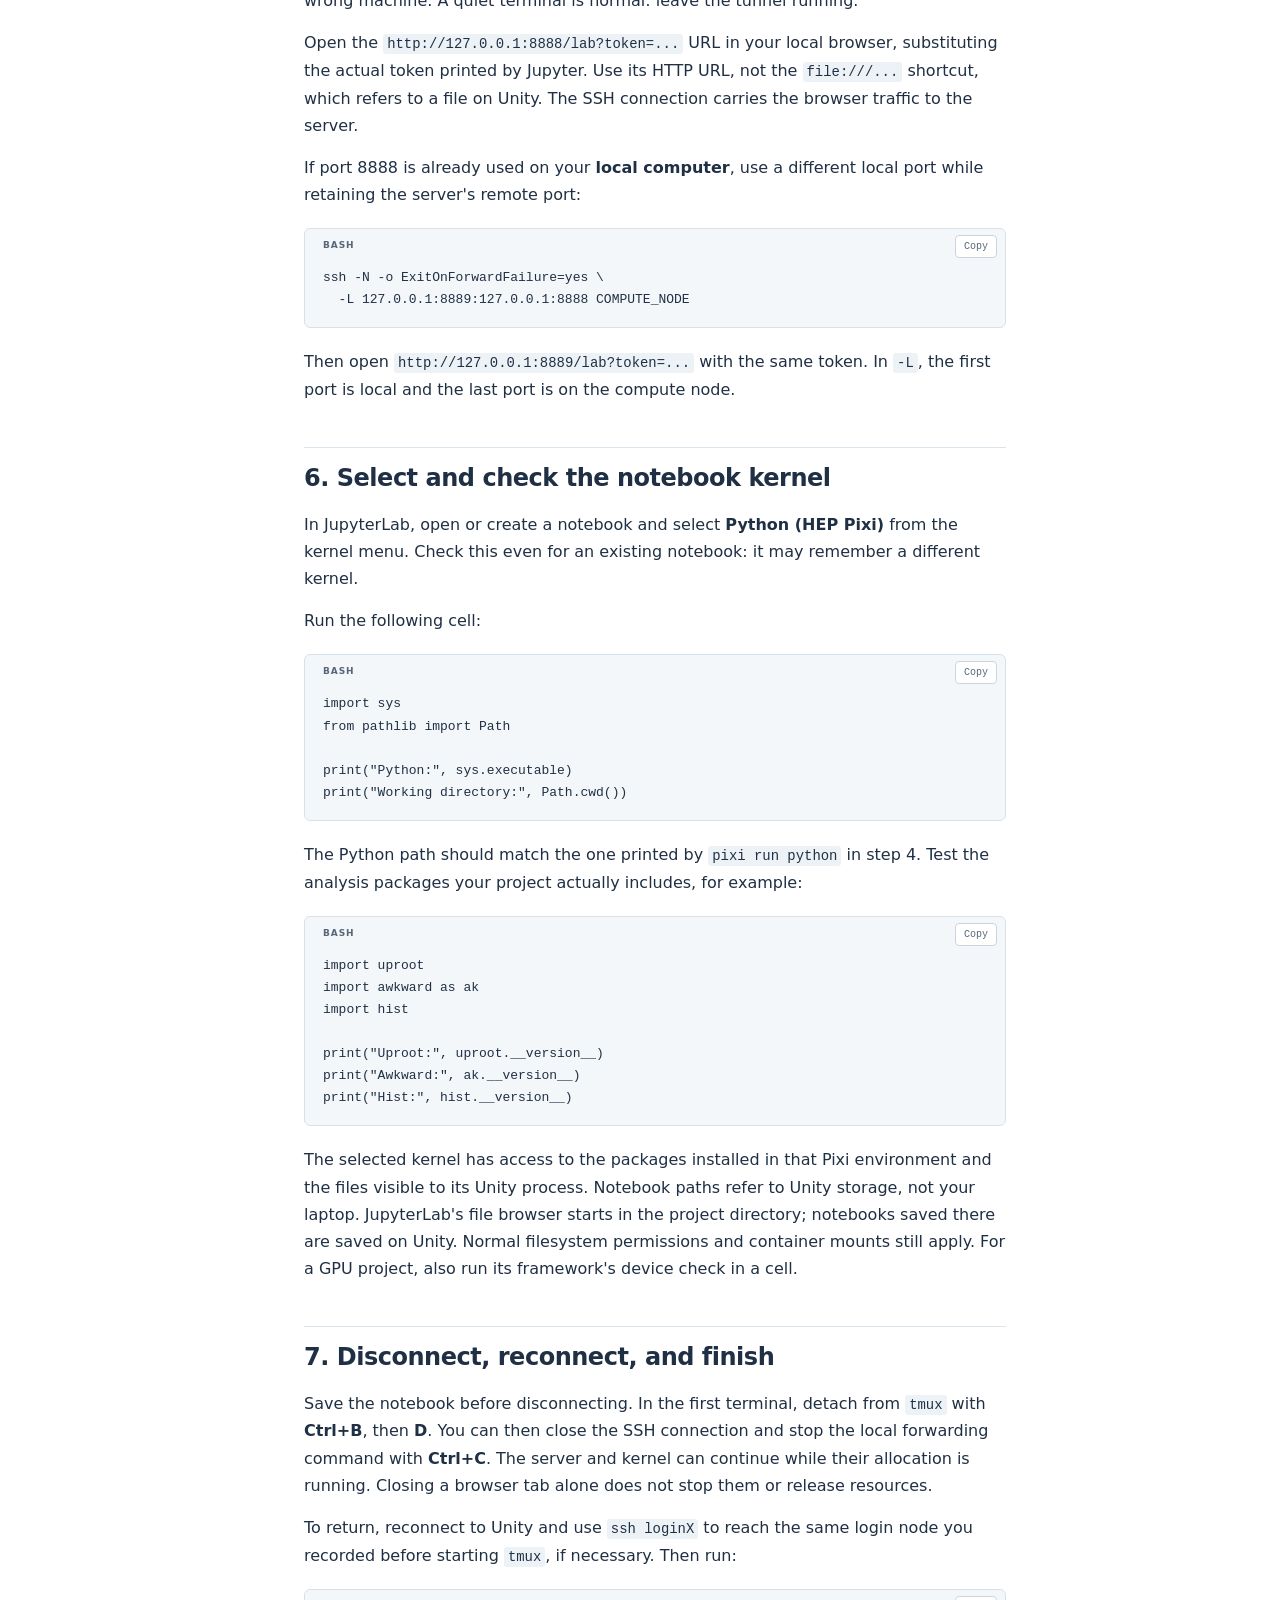
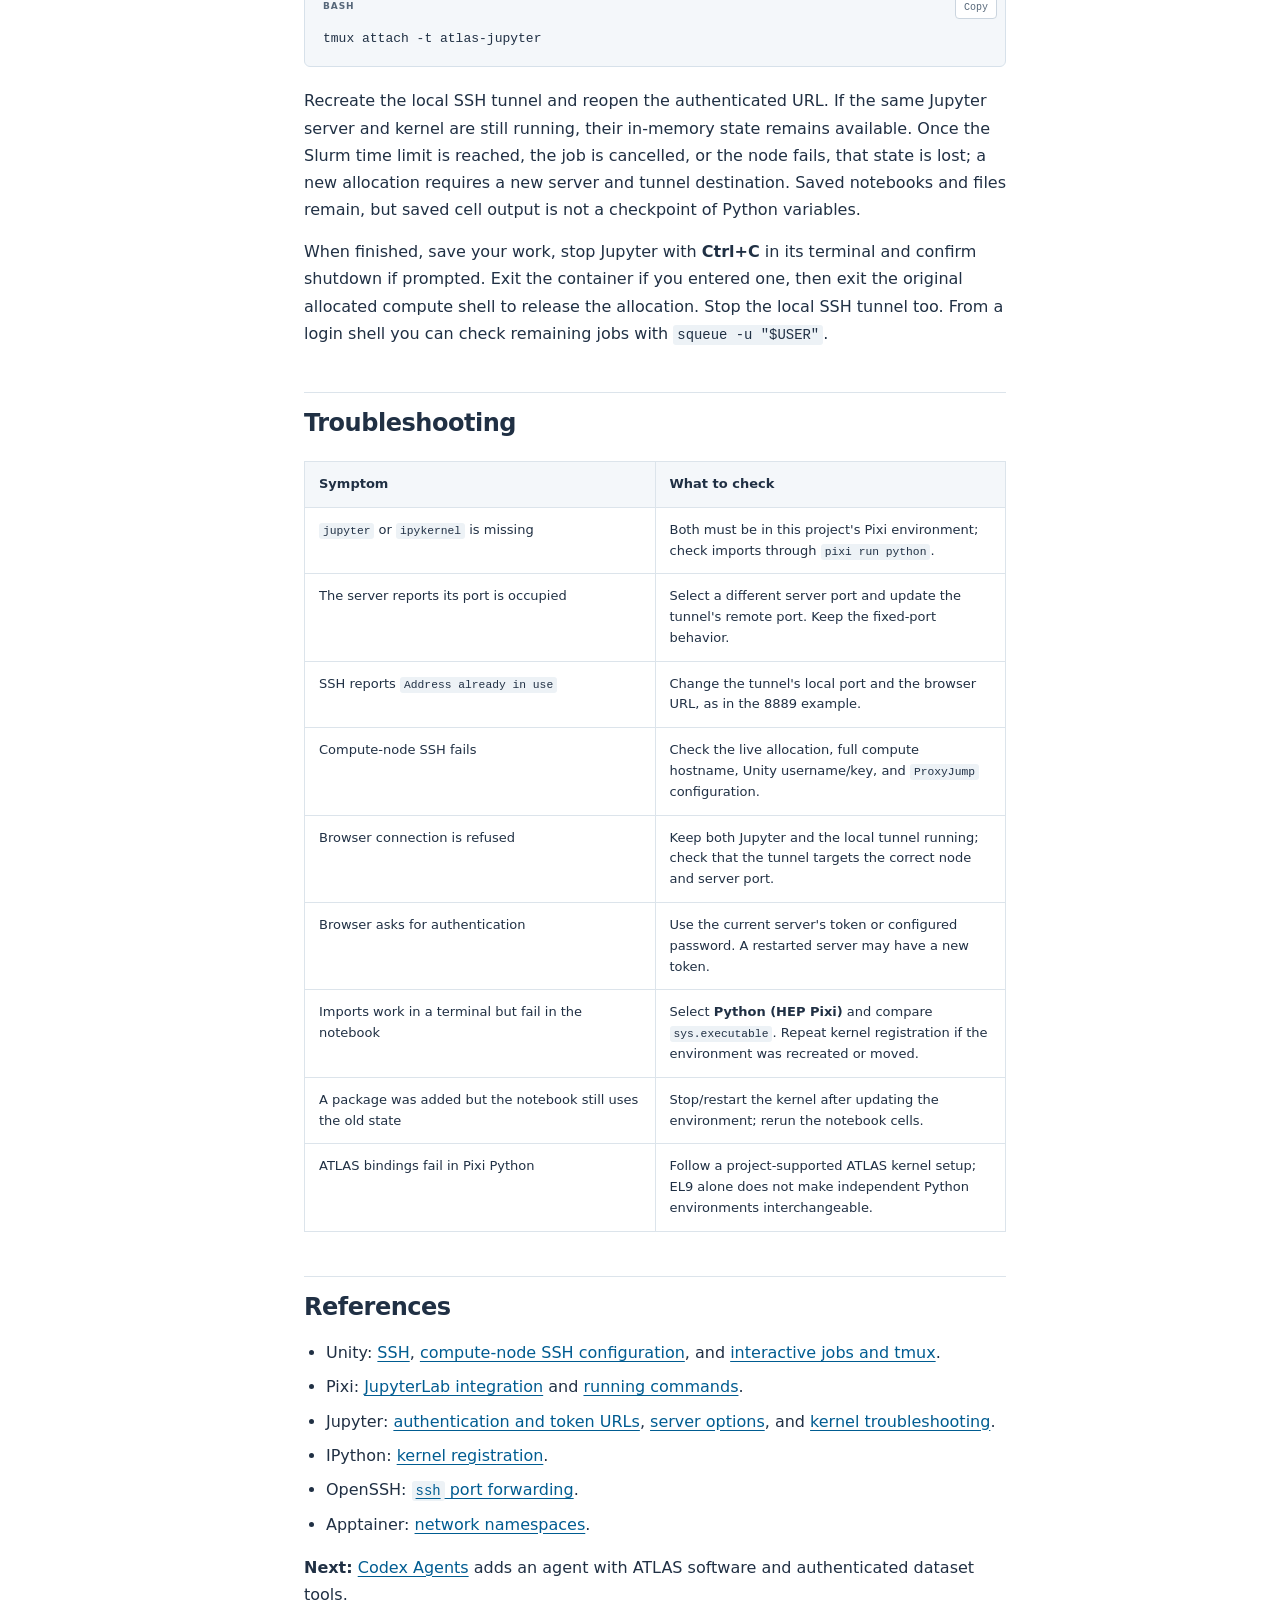
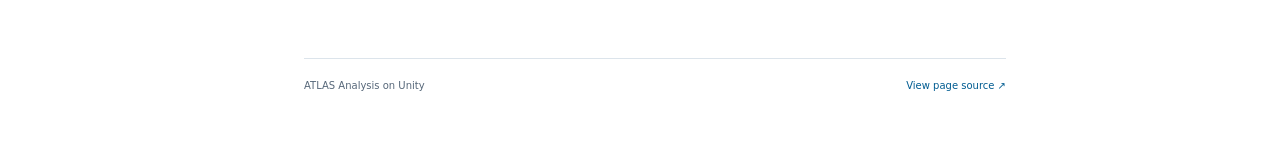
<file: using-jupyterlab/index.html>
<!doctype html>
<html lang="en">
<head>
  <meta charset="utf-8">
  <meta name="viewport" content="width=device-width, initial-scale=1">
  <title>Using JupyterLab | ATLAS on Unity</title>
  <meta name="description" content="Launch JupyterLab in a Pixi environment on a Unity compute node and connect from your browser through an SSH tunnel.">
  <link rel="stylesheet" href="../assets/style.css">
  <script defer src="../assets/search-index.js"></script>
  <script defer src="../assets/site.js"></script>
</head>
<body data-root="../">
<a class="skip" href="#main">Skip to content</a>
<header class="topbar">
  <a class="brand" href="../index.html"><span class="brand-mark" aria-hidden="true">A / U</span><span>ATLAS Analysis on Unity<small>UMass Amherst · Analysis facility guide</small></span></a>
  <nav class="external" aria-label="External resources"><a href="https://docs.unity.rc.umass.edu/documentation/">Unity docs ↗</a><a href="https://atlas-software.docs.cern.ch/">ATLAS docs ↗</a><a href="https://github.com/rafaellopesdesa/unity_atlas">GitHub ↗</a></nav>
  <button class="menu-toggle" aria-controls="sidebar" aria-expanded="false" hidden>Menu</button>
</header>
<div class="layout">
  <aside class="sidebar" id="sidebar">
    <div class="search" hidden><label for="search-input">Search this guide</label><input id="search-input" type="search" placeholder="Search topics or commands…" autocomplete="off"><p id="search-status" aria-live="polite"></p><ul id="search-results" hidden></ul></div>
    <p class="nav-label">Documentation</p>
    <nav class="chapters" aria-label="Chapters"><a href="../index.html">Overview</a><a href="../setting-up-environment/index.html">Setting up the environment</a><a href="../grid-certificates/index.html">Grid certificates and authentication</a><a href="../submitting-jobs/index.html">Submitting jobs with Slurm</a><a href="../running-on-datasets/index.html">Running on datasets with Slurm</a><a href="../using-pixi/index.html">Using Pixi</a><a href="../using-vscode/index.html">Using VS Code</a><a aria-current="page" href="index.html">Using JupyterLab</a><a href="../codex-agents/index.html">Codex Agents</a></nav>
    <div class="sidebar-note"><span class="status-dot"></span> Growing guide<p>Environment setup, batch jobs, Pixi, VS Code, JupyterLab, and Codex Agents. More analysis workflows will follow.</p></div>
    <a class="sidebar-source" href="https://github.com/rafaellopesdesa/unity_atlas/issues">Report a problem ↗</a>
  </aside>
  <main id="main" tabindex="-1">
    <div class="breadcrumb">Documentation <span>/</span> Using JupyterLab</div>
    <div class="eyebrow">ATLAS · UMASS UNITY</div>
    <h1>Using JupyterLab</h1>
    <article><p>Run JupyterLab from your own terminal session on a Unity compute node, then connect from a browser on your computer through an SSH tunnel. Your project chooses the Pixi packages; you choose the Slurm resources and whether to run inside EL9. Notebooks, data access, and computation stay on Unity.</p>
<p>This chapter assumes you have completed <a href="../setting-up-environment/">Setting up the environment</a>, including the one-time directories and <a href="../setting-up-environment/#bashrc"><code>.bashrc</code> configuration</a>, and <a href="../using-pixi/#installation">installed Pixi</a>. It reuses <code>USER_PI</code>, Unity <code>$USER</code>, <code>ATLAS_WORKDIR</code>, and the allocation/container helpers.</p>
<h2 id="prepare">1. Prepare the project and your SSH connection</h2>
<p>Use an existing project whose Pixi environment includes <strong><code>jupyterlab</code>, <code>ipykernel</code>, and the analysis packages</strong> you need. For example, a HEP project might supply Uproot, Awkward Array, Hist, and plotting packages. The examples below use the project's default environment. See <a href="../using-pixi/#projects">Using Pixi</a> for installing a supplied manifest, or the <a href="https://carpentries-incubator.github.io/pixi-introduction/">Carpentries introduction</a> for creating or changing one.</p>
<p>JupyterLab supplies the interface and server; the <strong>kernel</strong> is the Python process that executes notebook cells. Both will run in the project's Pixi environment in this recipe. A global Jupyter installation is not needed.</p>
<p>On your <strong>local computer</strong>, use the SSH configuration from <a href="../using-vscode/#configure-your-local-computer">Using VS Code</a>. If you have not configured it yet, merge the following into <code>~/.ssh/config</code> on Linux/macOS or <code>%USERPROFILE%\.ssh\config</code> on Windows. Replace <code>YOUR_USERNAME</code> and the private-key path with your Unity account and key; do not duplicate entries already present.</p>
<pre class="sshconfig"><code>Host unity
    HostName login.unityhpc.org
    User YOUR_USERNAME
    IdentityFile ~/.ssh/id_ed25519

Host *.unity.rc.umass.edu
    User YOUR_USERNAME
    IdentityFile ~/.ssh/id_ed25519
    ProxyJump unity</code></pre>
<p>The second entry reaches a compute node through the login service. It uses your literal Unity username, which may differ from your laptop's <code>$USER</code>. Use an ordinary compute-node connection for this chapter, without the VS Code container <code>RemoteCommand</code> alias.</p>
<p>In your first local terminal, connect:</p>
<pre class="bash"><code>ssh unity</code></pre>
<p>If Windows OpenSSH reports <code>Corrupted MAC on input</code>, Unity's <a href="https://docs.unity.rc.umass.edu/documentation/connecting/ssh/">SSH guide</a> documents adding <code>MACs hmac-sha2-512-etm@openssh.com</code> to the affected SSH host entries.</p>
<h2 id="allocation">2. Allocate a compute node</h2>
<p>On the <strong>Unity login node</strong>, record the login hostname, then start <code>tmux</code> before requesting resources. This lets the allocation and Jupyter process survive an SSH disconnection:</p>
<pre class="bash"><code>hostname -f
tmux new -s atlas-jupyter

# Inside tmux, on the login node:
unity_cpu</code></pre>
<p>The CPU helper requests four CPUs, 16 GB of memory, and two hours. Adjust the allocation to your workload using the <a href="../setting-up-environment/#allocate">environment chapter</a>. For a GPU session, use <code>unity_gpu</code> <strong>instead of</strong> <code>unity_cpu</code>.</p>
<p>When the allocation starts, you should be in the <strong>Ubuntu compute-node shell</strong>. Use the <a href="../setting-up-environment/#allocate">location checks in the environment chapter</a> if the shell remains on a login node. Record both values below; the compute hostname is the destination for your later SSH tunnel, while the job ID identifies the allocation:</p>
<pre class="bash"><code>hostname -f
echo &quot;$SLURM_JOB_ID&quot;</code></pre>
<p>If the new shell has not loaded your directory settings or helpers, run <code>source ~/.bashrc</code> there. Start Jupyter in this allocated shell, not on the login node.</p>
<h2 id="runtime">3. Choose Ubuntu or EL9</h2>
<p>For a self-contained Pixi analysis that supports Unity's Ubuntu hosts, you can remain in the compute-node shell. If your project requires EL9, enter the container <strong>before installing or starting its environment</strong>:</p>
<pre class="bash"><code># Ubuntu compute node, for a CPU session requiring EL9:
module load apptainer/latest
cd &quot;$ATLAS_WORKDIR&quot;
setupATLAS -c el9</code></pre>
<p>For an allocated NVIDIA GPU node, use <code>cd "$ATLAS_WORKDIR"</code> followed by <code>atlas_gpu</code> instead. That helper enables the GPU passthrough described in the environment chapter. The Pixi environment must also contain a compatible GPU framework; reserving a GPU does not make ordinary notebook code use it.</p>
<p>Inside EL9, check <code>cat /etc/os-release</code>. This workflow uses Apptainer's normal shared host networking, so the SSH tunnel can reach Jupyter on the compute node's loopback address. Do not add a separate network namespace such as <code>--net</code> to this recipe.</p>
<p><strong>Keep an independent Pixi analysis separate from <code>asetup</code></strong>, as described in <a href="../using-pixi/#atlas">Using Pixi alongside ATLAS</a>. Start with a fresh shell/container before loading an ATLAS release. A Pixi Python environment does not automatically acquire the release's PyROOT or Athena bindings, and inherited ATLAS Python/library paths can conflict with its packages. If your notebook needs those bindings, it needs a compatible ATLAS kernel setup; see the <a href="../using-vscode/#notebooks-and-the-python-interactive-window">ATLAS notebook checks in Using VS Code</a>.</p>
<h2 id="start">4. Install the environment and start JupyterLab</h2>
<p>In the chosen <strong>compute-node environment</strong> (Ubuntu or EL9), enter the existing project. Replace <code>PROJECT_NAME</code> with its directory name:</p>
<pre class="bash"><code>cd &quot;$ATLAS_WORKDIR/PROJECT_NAME&quot;

# Restore the user-tool path if the container reset PATH.
export PATH=&quot;$HOME/.pixi/bin:$PATH&quot;
pixi install
pixi run python -c &#39;import sys, jupyterlab, ipykernel; print(sys.executable)&#39;</code></pre>
<p>Keep the printed Python path for the notebook check below. If an import fails, the project's environment needs the missing dependency. Update the manifest through the project's normal workflow; do not install into an unrelated Python. For a project with a supplied lock file, you can use <code>pixi install --locked</code> as explained in <a href="../using-pixi/#projects">Using Pixi</a>.</p>
<p>Give this environment's kernel a clear name. Run this once after installing the environment, and repeat if you recreate or move it:</p>
<pre class="bash"><code>pixi run python -m ipykernel install --sys-prefix \
  --name unity-hep --display-name &quot;Python (HEP Pixi)&quot;</code></pre>
<p><code>--sys-prefix</code> places the kernel definition inside this Pixi environment, where this JupyterLab server can find it. It does not register a container-dependent interpreter for every other Jupyter server in your account. The definition records the interpreter path, so keep the project in its current location during the session.</p>
<p>Now start the server in the foreground:</p>
<pre class="bash"><code>pixi run jupyter lab --no-browser --ip=127.0.0.1 --port=8888 \
  --ServerApp.port_retries=0</code></pre>
<p>The server listens only on the compute node's loopback interface. <code>port_retries=0</code> makes it stop if port 8888 is occupied, instead of silently choosing another port. In that case, select another port, such as 8890, here <strong>and in the remote-port position of the tunnel below</strong>.</p>
<p>Keep authentication enabled. With Jupyter's default token authentication, the terminal prints an HTTP URL containing a private token. Keep that terminal running; do not copy the token into a repository or share it. If you previously configured a Jupyter password, use that password when prompted instead.</p>
<h2 id="connect">5. Connect from your browser</h2>
<p>Open a <strong>second terminal on your local computer</strong>. Replace <code>COMPUTE_NODE</code> with the full compute hostname recorded in step 2, for example <code>cpu001.unity.rc.umass.edu</code>:</p>
<pre class="bash"><code>ssh -N -o ExitOnForwardFailure=yes \
  -L 127.0.0.1:8888:127.0.0.1:8888 COMPUTE_NODE</code></pre>
<p>This command uses the <code>ProxyJump</code> configuration above. It forwards your computer's port 8888 to port 8888 on the allocated node's loopback interface. The SSH destination must be the <strong>compute node</strong>; forwarding to the login node's loopback would reach the wrong machine. A quiet terminal is normal: leave the tunnel running.</p>
<p>Open the <code>http://127.0.0.1:8888/lab?token=...</code> URL in your local browser, substituting the actual token printed by Jupyter. Use its HTTP URL, not the <code>file:///...</code> shortcut, which refers to a file on Unity. The SSH connection carries the browser traffic to the server.</p>
<p>If port 8888 is already used on your <strong>local computer</strong>, use a different local port while retaining the server's remote port:</p>
<pre class="bash"><code>ssh -N -o ExitOnForwardFailure=yes \
  -L 127.0.0.1:8889:127.0.0.1:8888 COMPUTE_NODE</code></pre>
<p>Then open <code>http://127.0.0.1:8889/lab?token=...</code> with the same token. In <code>-L</code>, the first port is local and the last port is on the compute node.</p>
<h2 id="kernel">6. Select and check the notebook kernel</h2>
<p>In JupyterLab, open or create a notebook and select <strong>Python (HEP Pixi)</strong> from the kernel menu. Check this even for an existing notebook: it may remember a different kernel.</p>
<p>Run the following cell:</p>
<pre class="python"><code>import sys
from pathlib import Path

print(&quot;Python:&quot;, sys.executable)
print(&quot;Working directory:&quot;, Path.cwd())</code></pre>
<p>The Python path should match the one printed by <code>pixi run python</code> in step 4. Test the analysis packages your project actually includes, for example:</p>
<pre class="python"><code>import uproot
import awkward as ak
import hist

print(&quot;Uproot:&quot;, uproot.__version__)
print(&quot;Awkward:&quot;, ak.__version__)
print(&quot;Hist:&quot;, hist.__version__)</code></pre>
<p>The selected kernel has access to the packages installed in that Pixi environment and the files visible to its Unity process. Notebook paths refer to Unity storage, not your laptop. JupyterLab's file browser starts in the project directory; notebooks saved there are saved on Unity. Normal filesystem permissions and container mounts still apply. For a GPU project, also run its framework's device check in a cell.</p>
<h2 id="sessions">7. Disconnect, reconnect, and finish</h2>
<p>Save the notebook before disconnecting. In the first terminal, detach from <code>tmux</code> with <strong>Ctrl+B</strong>, then <strong>D</strong>. You can then close the SSH connection and stop the local forwarding command with <strong>Ctrl+C</strong>. The server and kernel can continue while their allocation is running. Closing a browser tab alone does not stop them or release resources.</p>
<p>To return, reconnect to Unity and use <code>ssh loginX</code> to reach the same login node you recorded before starting <code>tmux</code>, if necessary. Then run:</p>
<pre class="bash"><code>tmux attach -t atlas-jupyter</code></pre>
<p>Recreate the local SSH tunnel and reopen the authenticated URL. If the same Jupyter server and kernel are still running, their in-memory state remains available. Once the Slurm time limit is reached, the job is cancelled, or the node fails, that state is lost; a new allocation requires a new server and tunnel destination. Saved notebooks and files remain, but saved cell output is not a checkpoint of Python variables.</p>
<p>When finished, save your work, stop Jupyter with <strong>Ctrl+C</strong> in its terminal and confirm shutdown if prompted. Exit the container if you entered one, then exit the original allocated compute shell to release the allocation. Stop the local SSH tunnel too. From a login shell you can check remaining jobs with <code>squeue -u "$USER"</code>.</p>
<h2 id="troubleshooting">Troubleshooting</h2>
<table>
<colgroup>
<col style="width: 50%" />
<col style="width: 50%" />
</colgroup>
<thead>
<tr class="header">
<th>Symptom</th>
<th>What to check</th>
</tr>
</thead>
<tbody>
<tr class="odd">
<td><code>jupyter</code> or <code>ipykernel</code> is missing</td>
<td>Both must be in this project's Pixi environment; check imports through <code>pixi run python</code>.</td>
</tr>
<tr class="even">
<td>The server reports its port is occupied</td>
<td>Select a different server port and update the tunnel's remote port. Keep the fixed-port behavior.</td>
</tr>
<tr class="odd">
<td>SSH reports <code>Address already in use</code></td>
<td>Change the tunnel's local port and the browser URL, as in the 8889 example.</td>
</tr>
<tr class="even">
<td>Compute-node SSH fails</td>
<td>Check the live allocation, full compute hostname, Unity username/key, and <code>ProxyJump</code> configuration.</td>
</tr>
<tr class="odd">
<td>Browser connection is refused</td>
<td>Keep both Jupyter and the local tunnel running; check that the tunnel targets the correct node and server port.</td>
</tr>
<tr class="even">
<td>Browser asks for authentication</td>
<td>Use the current server's token or configured password. A restarted server may have a new token.</td>
</tr>
<tr class="odd">
<td>Imports work in a terminal but fail in the notebook</td>
<td>Select <strong>Python (HEP Pixi)</strong> and compare <code>sys.executable</code>. Repeat kernel registration if the environment was recreated or moved.</td>
</tr>
<tr class="even">
<td>A package was added but the notebook still uses the old state</td>
<td>Stop/restart the kernel after updating the environment; rerun the notebook cells.</td>
</tr>
<tr class="odd">
<td>ATLAS bindings fail in Pixi Python</td>
<td>Follow a project-supported ATLAS kernel setup; EL9 alone does not make independent Python environments interchangeable.</td>
</tr>
</tbody>
</table>
<h2 id="references">References</h2>
<ul>
<li>Unity: <a href="https://docs.unity.rc.umass.edu/documentation/connecting/ssh/">SSH</a>, <a href="https://docs.unity.rc.umass.edu/documentation/connecting/vscode/">compute-node SSH configuration</a>, and <a href="https://docs.unity.rc.umass.edu/documentation/jobs/">interactive jobs and tmux</a>.</li>
<li>Pixi: <a href="https://pixi.prefix.dev/latest/integration/editor/jupyterlab/">JupyterLab integration</a> and <a href="https://pixi.prefix.dev/latest/reference/cli/pixi/run/">running commands</a>.</li>
<li>Jupyter: <a href="https://jupyter-server.readthedocs.io/en/latest/operators/security.html">authentication and token URLs</a>, <a href="https://jupyter-server.readthedocs.io/en/latest/other/full-config.html">server options</a>, and <a href="https://jupyter-notebook.readthedocs.io/en/latest/troubleshooting.html">kernel troubleshooting</a>.</li>
<li>IPython: <a href="https://ipython.readthedocs.io/en/stable/install/kernel_install.html">kernel registration</a>.</li>
<li>OpenSSH: <a href="https://man.openbsd.org/ssh.1"><code>ssh</code> port forwarding</a>.</li>
<li>Apptainer: <a href="https://apptainer.org/docs/user/latest/networking.html">network namespaces</a>.</li>
</ul>
<p><strong>Next:</strong> <a href="../codex-agents/">Codex Agents</a> adds an agent with ATLAS software and authenticated dataset tools.</p>
</article>
    <footer><span>ATLAS Analysis on Unity</span><a href="https://github.com/rafaellopesdesa/unity_atlas/blob/main/docs/using-jupyterlab.md">View page source ↗</a></footer>
  </main>
  <aside class="toc" aria-label="On this page"><p class="nav-label">On this page</p><nav><a href="#prepare">1. Prepare the project and your SSH connection</a><a href="#allocation">2. Allocate a compute node</a><a href="#runtime">3. Choose Ubuntu or EL9</a><a href="#start">4. Install the environment and start JupyterLab</a><a href="#connect">5. Connect from your browser</a><a href="#kernel">6. Select and check the notebook kernel</a><a href="#sessions">7. Disconnect, reconnect, and finish</a><a href="#troubleshooting">Troubleshooting</a><a href="#references">References</a></nav><a class="back-top" href="#main">Back to top ↑</a></aside>
</div>
</body>
</html>
</file>
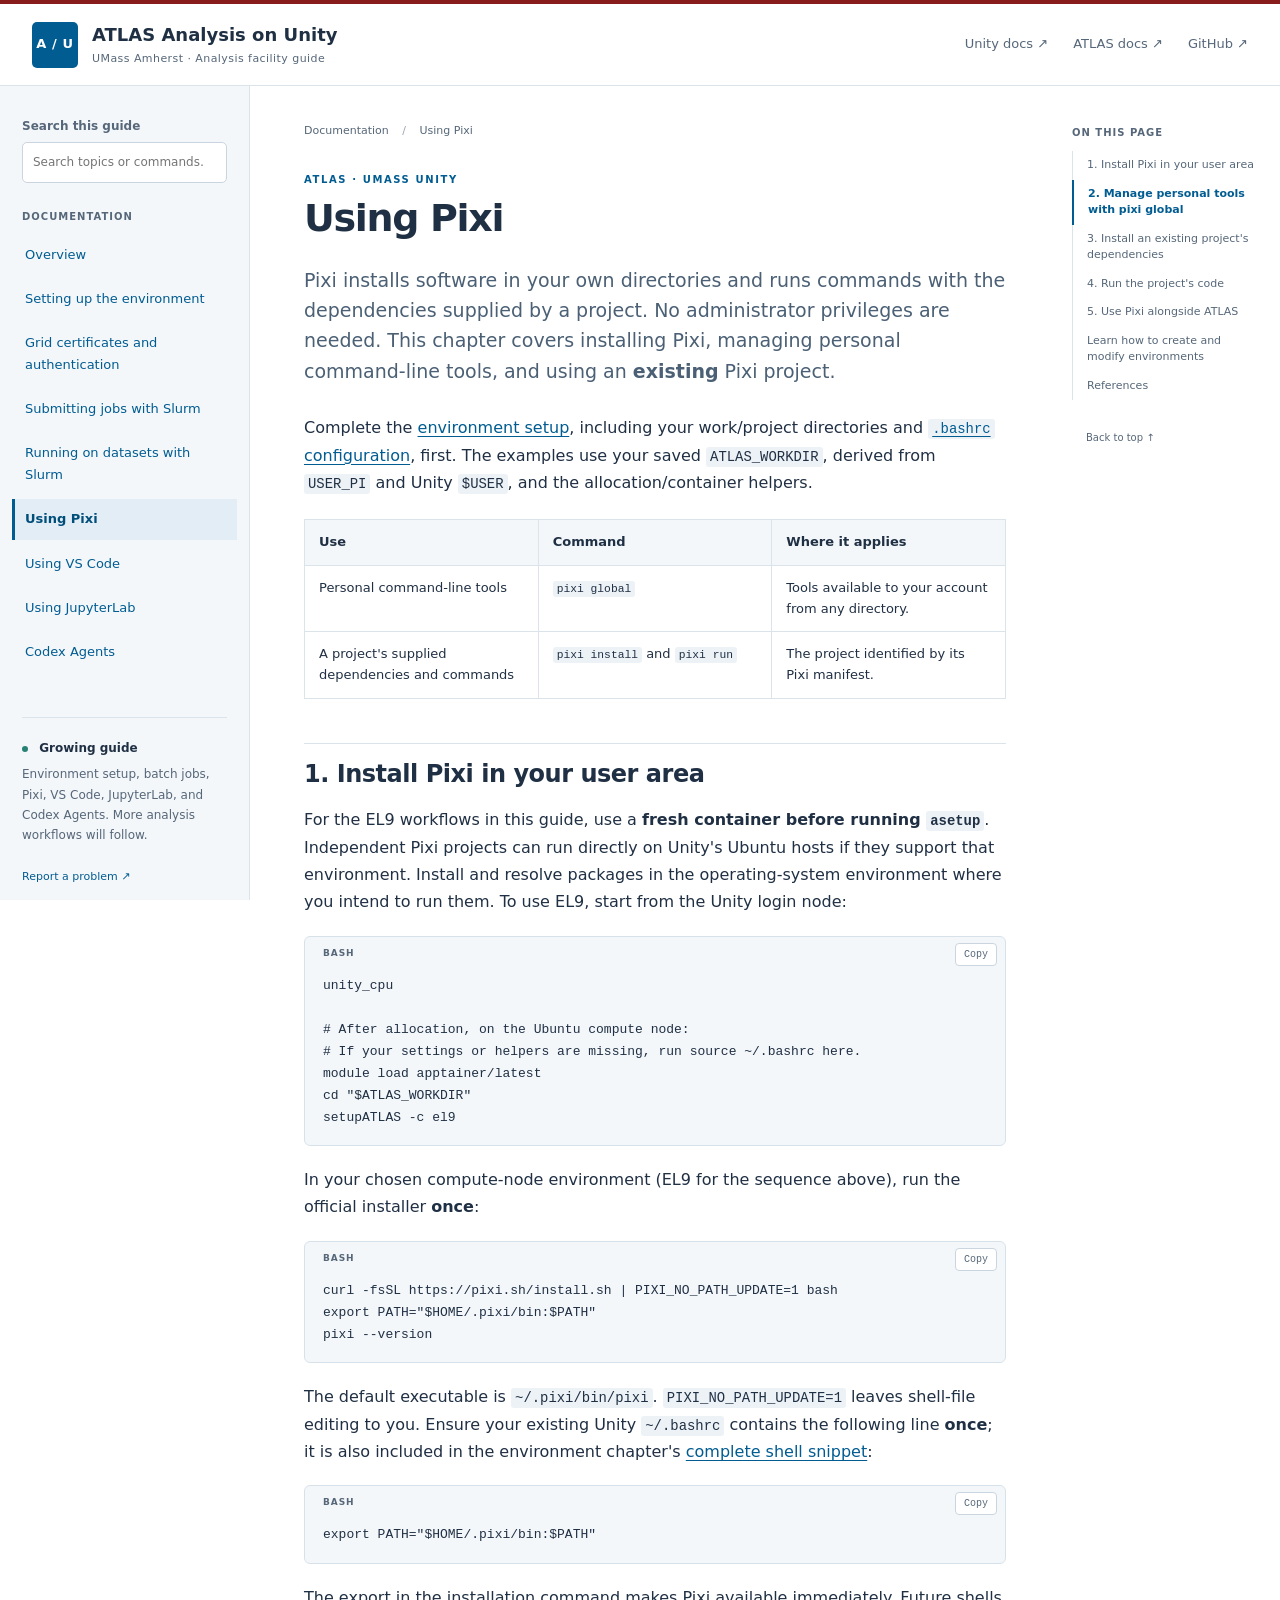
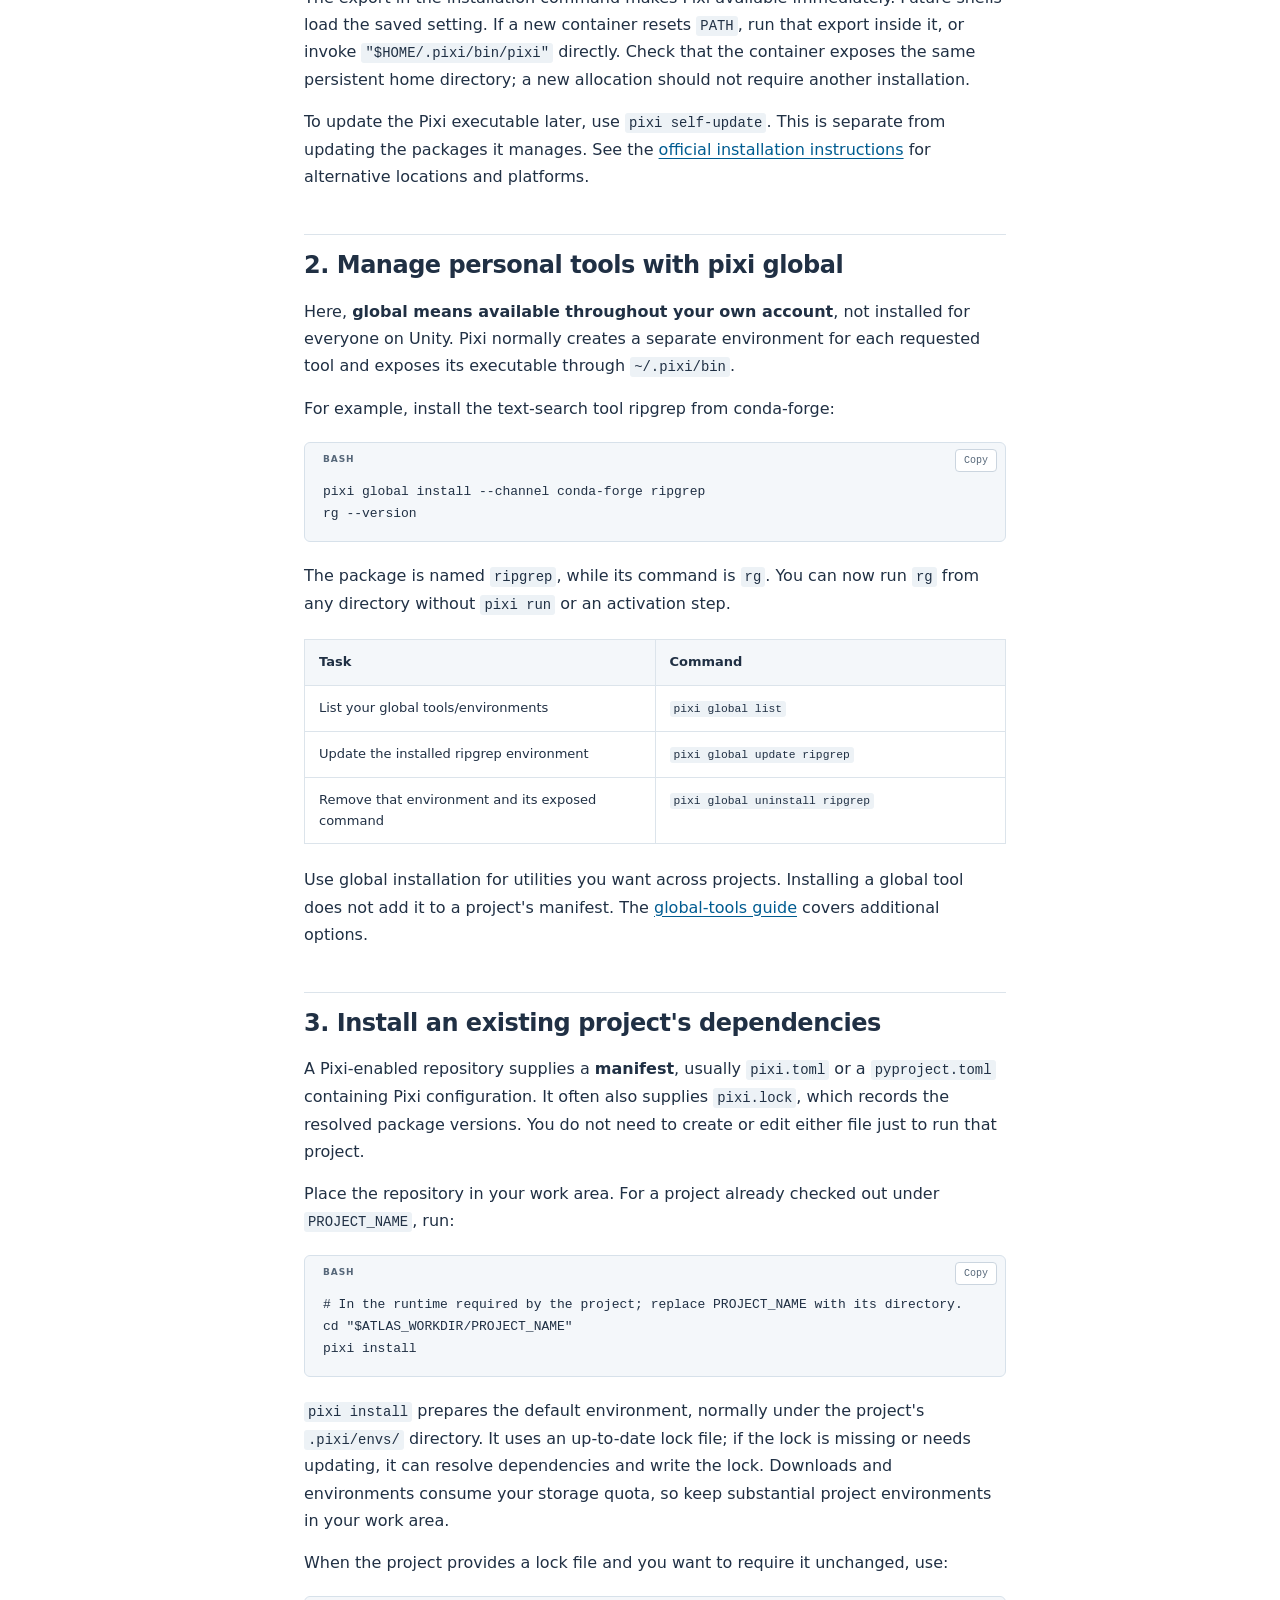
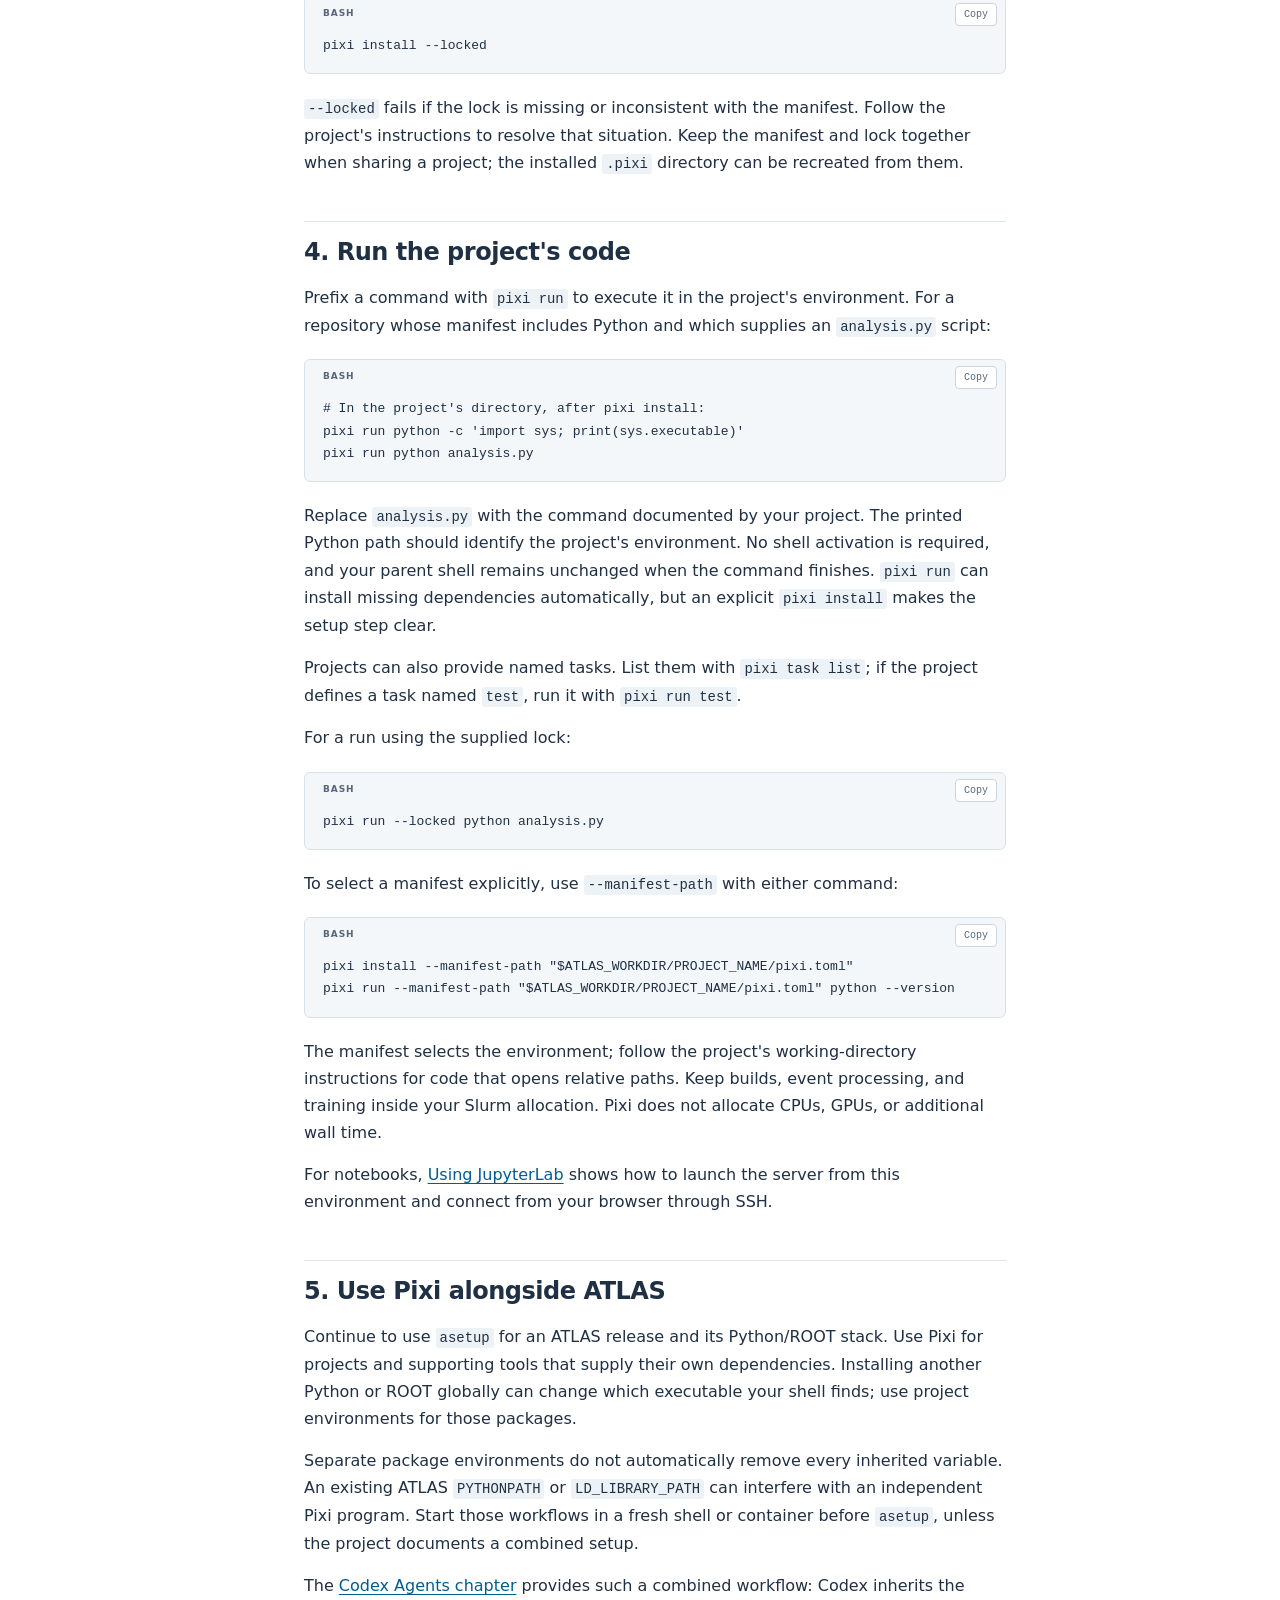
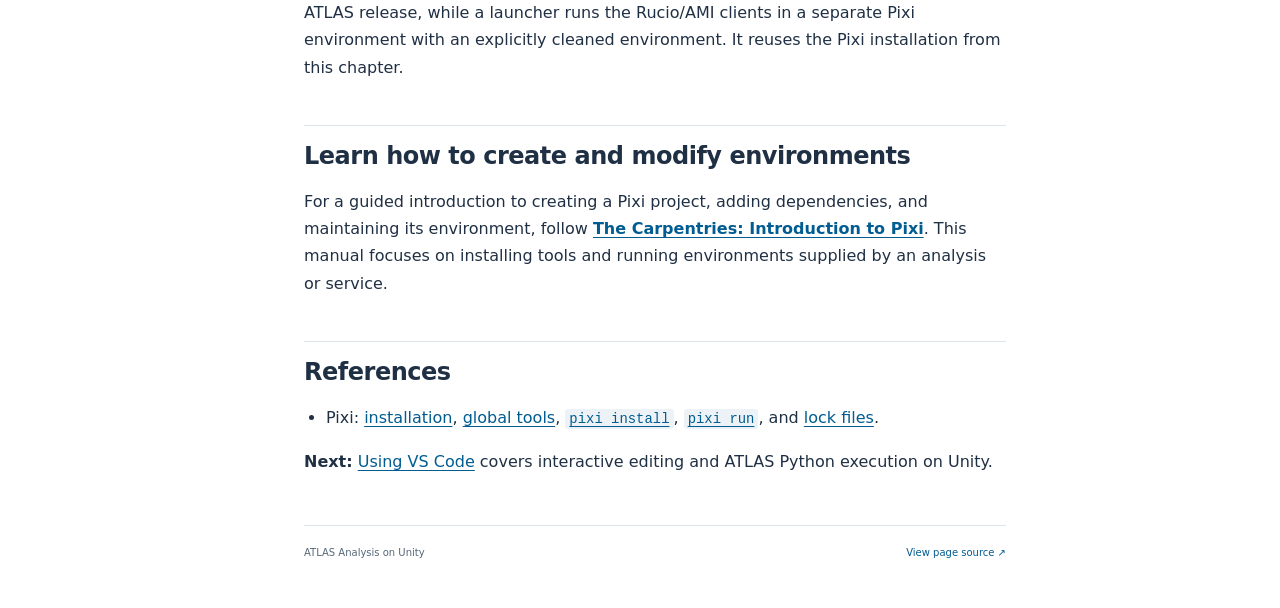
<file: using-pixi/index.html>
<!doctype html>
<html lang="en">
<head>
  <meta charset="utf-8">
  <meta name="viewport" content="width=device-width, initial-scale=1">
  <title>Using Pixi | ATLAS on Unity</title>
  <meta name="description" content="Install Pixi in your user area, manage global tools, and run projects with supplied environments.">
  <link rel="stylesheet" href="../assets/style.css">
  <script defer src="../assets/search-index.js"></script>
  <script defer src="../assets/site.js"></script>
</head>
<body data-root="../">
<a class="skip" href="#main">Skip to content</a>
<header class="topbar">
  <a class="brand" href="../index.html"><span class="brand-mark" aria-hidden="true">A / U</span><span>ATLAS Analysis on Unity<small>UMass Amherst · Analysis facility guide</small></span></a>
  <nav class="external" aria-label="External resources"><a href="https://docs.unity.rc.umass.edu/documentation/">Unity docs ↗</a><a href="https://atlas-software.docs.cern.ch/">ATLAS docs ↗</a><a href="https://github.com/rafaellopesdesa/unity_atlas">GitHub ↗</a></nav>
  <button class="menu-toggle" aria-controls="sidebar" aria-expanded="false" hidden>Menu</button>
</header>
<div class="layout">
  <aside class="sidebar" id="sidebar">
    <div class="search" hidden><label for="search-input">Search this guide</label><input id="search-input" type="search" placeholder="Search topics or commands…" autocomplete="off"><p id="search-status" aria-live="polite"></p><ul id="search-results" hidden></ul></div>
    <p class="nav-label">Documentation</p>
    <nav class="chapters" aria-label="Chapters"><a href="../index.html">Overview</a><a href="../setting-up-environment/index.html">Setting up the environment</a><a href="../grid-certificates/index.html">Grid certificates and authentication</a><a href="../submitting-jobs/index.html">Submitting jobs with Slurm</a><a href="../running-on-datasets/index.html">Running on datasets with Slurm</a><a aria-current="page" href="index.html">Using Pixi</a><a href="../using-vscode/index.html">Using VS Code</a><a href="../using-jupyterlab/index.html">Using JupyterLab</a><a href="../codex-agents/index.html">Codex Agents</a></nav>
    <div class="sidebar-note"><span class="status-dot"></span> Growing guide<p>Environment setup, batch jobs, Pixi, VS Code, JupyterLab, and Codex Agents. More analysis workflows will follow.</p></div>
    <a class="sidebar-source" href="https://github.com/rafaellopesdesa/unity_atlas/issues">Report a problem ↗</a>
  </aside>
  <main id="main" tabindex="-1">
    <div class="breadcrumb">Documentation <span>/</span> Using Pixi</div>
    <div class="eyebrow">ATLAS · UMASS UNITY</div>
    <h1>Using Pixi</h1>
    <article><p>Pixi installs software in your own directories and runs commands with the dependencies supplied by a project. No administrator privileges are needed. This chapter covers installing Pixi, managing personal command-line tools, and using an <strong>existing</strong> Pixi project.</p>
<p>Complete the <a href="../setting-up-environment/">environment setup</a>, including your work/project directories and <a href="../setting-up-environment/#bashrc"><code>.bashrc</code> configuration</a>, first. The examples use your saved <code>ATLAS_WORKDIR</code>, derived from <code>USER_PI</code> and Unity <code>$USER</code>, and the allocation/container helpers.</p>
<table>
<colgroup>
<col style="width: 33%" />
<col style="width: 33%" />
<col style="width: 33%" />
</colgroup>
<thead>
<tr class="header">
<th>Use</th>
<th>Command</th>
<th>Where it applies</th>
</tr>
</thead>
<tbody>
<tr class="odd">
<td>Personal command-line tools</td>
<td><code>pixi global</code></td>
<td>Tools available to your account from any directory.</td>
</tr>
<tr class="even">
<td>A project's supplied dependencies and commands</td>
<td><code>pixi install</code> and <code>pixi run</code></td>
<td>The project identified by its Pixi manifest.</td>
</tr>
</tbody>
</table>
<h2 id="installation">1. Install Pixi in your user area</h2>
<p>For the EL9 workflows in this guide, use a <strong>fresh container before running <code>asetup</code></strong>. Independent Pixi projects can run directly on Unity's Ubuntu hosts if they support that environment. Install and resolve packages in the operating-system environment where you intend to run them. To use EL9, start from the Unity login node:</p>
<pre class="bash"><code>unity_cpu

# After allocation, on the Ubuntu compute node:
# If your settings or helpers are missing, run source ~/.bashrc here.
module load apptainer/latest
cd &quot;$ATLAS_WORKDIR&quot;
setupATLAS -c el9</code></pre>
<p>In your chosen compute-node environment (EL9 for the sequence above), run the official installer <strong>once</strong>:</p>
<pre class="bash"><code>curl -fsSL https://pixi.sh/install.sh | PIXI_NO_PATH_UPDATE=1 bash
export PATH=&quot;$HOME/.pixi/bin:$PATH&quot;
pixi --version</code></pre>
<p>The default executable is <code>~/.pixi/bin/pixi</code>. <code>PIXI_NO_PATH_UPDATE=1</code> leaves shell-file editing to you. Ensure your existing Unity <code>~/.bashrc</code> contains the following line <strong>once</strong>; it is also included in the environment chapter's <a href="../setting-up-environment/#bashrc">complete shell snippet</a>:</p>
<pre class="bash"><code>export PATH=&quot;$HOME/.pixi/bin:$PATH&quot;</code></pre>
<p>The export in the installation command makes Pixi available immediately. Future shells load the saved setting. If a new container resets <code>PATH</code>, run that export inside it, or invoke <code>"$HOME/.pixi/bin/pixi"</code> directly. Check that the container exposes the same persistent home directory; a new allocation should not require another installation.</p>
<p>To update the Pixi executable later, use <code>pixi self-update</code>. This is separate from updating the packages it manages. See the <a href="https://pixi.prefix.dev/latest/installation/">official installation instructions</a> for alternative locations and platforms.</p>
<h2 id="global-tools">2. Manage personal tools with pixi global</h2>
<p>Here, <strong>global means available throughout your own account</strong>, not installed for everyone on Unity. Pixi normally creates a separate environment for each requested tool and exposes its executable through <code>~/.pixi/bin</code>.</p>
<p>For example, install the text-search tool ripgrep from conda-forge:</p>
<pre class="bash"><code>pixi global install --channel conda-forge ripgrep
rg --version</code></pre>
<p>The package is named <code>ripgrep</code>, while its command is <code>rg</code>. You can now run <code>rg</code> from any directory without <code>pixi run</code> or an activation step.</p>
<table>
<colgroup>
<col style="width: 50%" />
<col style="width: 50%" />
</colgroup>
<thead>
<tr class="header">
<th>Task</th>
<th>Command</th>
</tr>
</thead>
<tbody>
<tr class="odd">
<td>List your global tools/environments</td>
<td><code>pixi global list</code></td>
</tr>
<tr class="even">
<td>Update the installed ripgrep environment</td>
<td><code>pixi global update ripgrep</code></td>
</tr>
<tr class="odd">
<td>Remove that environment and its exposed command</td>
<td><code>pixi global uninstall ripgrep</code></td>
</tr>
</tbody>
</table>
<p>Use global installation for utilities you want across projects. Installing a global tool does not add it to a project's manifest. The <a href="https://pixi.prefix.dev/latest/global_tools/introduction/">global-tools guide</a> covers additional options.</p>
<h2 id="projects">3. Install an existing project's dependencies</h2>
<p>A Pixi-enabled repository supplies a <strong>manifest</strong>, usually <code>pixi.toml</code> or a <code>pyproject.toml</code> containing Pixi configuration. It often also supplies <code>pixi.lock</code>, which records the resolved package versions. You do not need to create or edit either file just to run that project.</p>
<p>Place the repository in your work area. For a project already checked out under <code>PROJECT_NAME</code>, run:</p>
<pre class="bash"><code># In the runtime required by the project; replace PROJECT_NAME with its directory.
cd &quot;$ATLAS_WORKDIR/PROJECT_NAME&quot;
pixi install</code></pre>
<p><code>pixi install</code> prepares the default environment, normally under the project's <code>.pixi/envs/</code> directory. It uses an up-to-date lock file; if the lock is missing or needs updating, it can resolve dependencies and write the lock. Downloads and environments consume your storage quota, so keep substantial project environments in your work area.</p>
<p>When the project provides a lock file and you want to require it unchanged, use:</p>
<pre class="bash"><code>pixi install --locked</code></pre>
<p><code>--locked</code> fails if the lock is missing or inconsistent with the manifest. Follow the project's instructions to resolve that situation. Keep the manifest and lock together when sharing a project; the installed <code>.pixi</code> directory can be recreated from them.</p>
<h2 id="run">4. Run the project's code</h2>
<p>Prefix a command with <code>pixi run</code> to execute it in the project's environment. For a repository whose manifest includes Python and which supplies an <code>analysis.py</code> script:</p>
<pre class="bash"><code># In the project&#39;s directory, after pixi install:
pixi run python -c &#39;import sys; print(sys.executable)&#39;
pixi run python analysis.py</code></pre>
<p>Replace <code>analysis.py</code> with the command documented by your project. The printed Python path should identify the project's environment. No shell activation is required, and your parent shell remains unchanged when the command finishes. <code>pixi run</code> can install missing dependencies automatically, but an explicit <code>pixi install</code> makes the setup step clear.</p>
<p>Projects can also provide named tasks. List them with <code>pixi task list</code>; if the project defines a task named <code>test</code>, run it with <code>pixi run test</code>.</p>
<p>For a run using the supplied lock:</p>
<pre class="bash"><code>pixi run --locked python analysis.py</code></pre>
<p>To select a manifest explicitly, use <code>--manifest-path</code> with either command:</p>
<pre class="bash"><code>pixi install --manifest-path &quot;$ATLAS_WORKDIR/PROJECT_NAME/pixi.toml&quot;
pixi run --manifest-path &quot;$ATLAS_WORKDIR/PROJECT_NAME/pixi.toml&quot; python --version</code></pre>
<p>The manifest selects the environment; follow the project's working-directory instructions for code that opens relative paths. Keep builds, event processing, and training inside your Slurm allocation. Pixi does not allocate CPUs, GPUs, or additional wall time.</p>
<p>For notebooks, <a href="../using-jupyterlab/">Using JupyterLab</a> shows how to launch the server from this environment and connect from your browser through SSH.</p>
<h2 id="atlas">5. Use Pixi alongside ATLAS</h2>
<p>Continue to use <code>asetup</code> for an ATLAS release and its Python/ROOT stack. Use Pixi for projects and supporting tools that supply their own dependencies. Installing another Python or ROOT globally can change which executable your shell finds; use project environments for those packages.</p>
<p>Separate package environments do not automatically remove every inherited variable. An existing ATLAS <code>PYTHONPATH</code> or <code>LD_LIBRARY_PATH</code> can interfere with an independent Pixi program. Start those workflows in a fresh shell or container before <code>asetup</code>, unless the project documents a combined setup.</p>
<p>The <a href="../codex-agents/#mcp-install">Codex Agents chapter</a> provides such a combined workflow: Codex inherits the ATLAS release, while a launcher runs the Rucio/AMI clients in a separate Pixi environment with an explicitly cleaned environment. It reuses the Pixi installation from this chapter.</p>
<h2 id="learn-more">Learn how to create and modify environments</h2>
<p>For a guided introduction to creating a Pixi project, adding dependencies, and maintaining its environment, follow <strong><a href="https://carpentries-incubator.github.io/pixi-introduction/">The Carpentries: Introduction to Pixi</a></strong>. This manual focuses on installing tools and running environments supplied by an analysis or service.</p>
<h2 id="references">References</h2>
<ul>
<li>Pixi: <a href="https://pixi.prefix.dev/latest/installation/">installation</a>, <a href="https://pixi.prefix.dev/latest/global_tools/introduction/">global tools</a>, <a href="https://pixi.prefix.dev/latest/reference/cli/pixi/install/"><code>pixi install</code></a>, <a href="https://pixi.prefix.dev/latest/reference/cli/pixi/run/"><code>pixi run</code></a>, and <a href="https://pixi.prefix.dev/latest/workspace/lock_file/">lock files</a>.</li>
</ul>
<p><strong>Next:</strong> <a href="../using-vscode/">Using VS Code</a> covers interactive editing and ATLAS Python execution on Unity.</p>
</article>
    <footer><span>ATLAS Analysis on Unity</span><a href="https://github.com/rafaellopesdesa/unity_atlas/blob/main/docs/using-pixi.md">View page source ↗</a></footer>
  </main>
  <aside class="toc" aria-label="On this page"><p class="nav-label">On this page</p><nav><a href="#installation">1. Install Pixi in your user area</a><a href="#global-tools">2. Manage personal tools with pixi global</a><a href="#projects">3. Install an existing project&#x27;s dependencies</a><a href="#run">4. Run the project&#x27;s code</a><a href="#atlas">5. Use Pixi alongside ATLAS</a><a href="#learn-more">Learn how to create and modify environments</a><a href="#references">References</a></nav><a class="back-top" href="#main">Back to top ↑</a></aside>
</div>
</body>
</html>
</file>
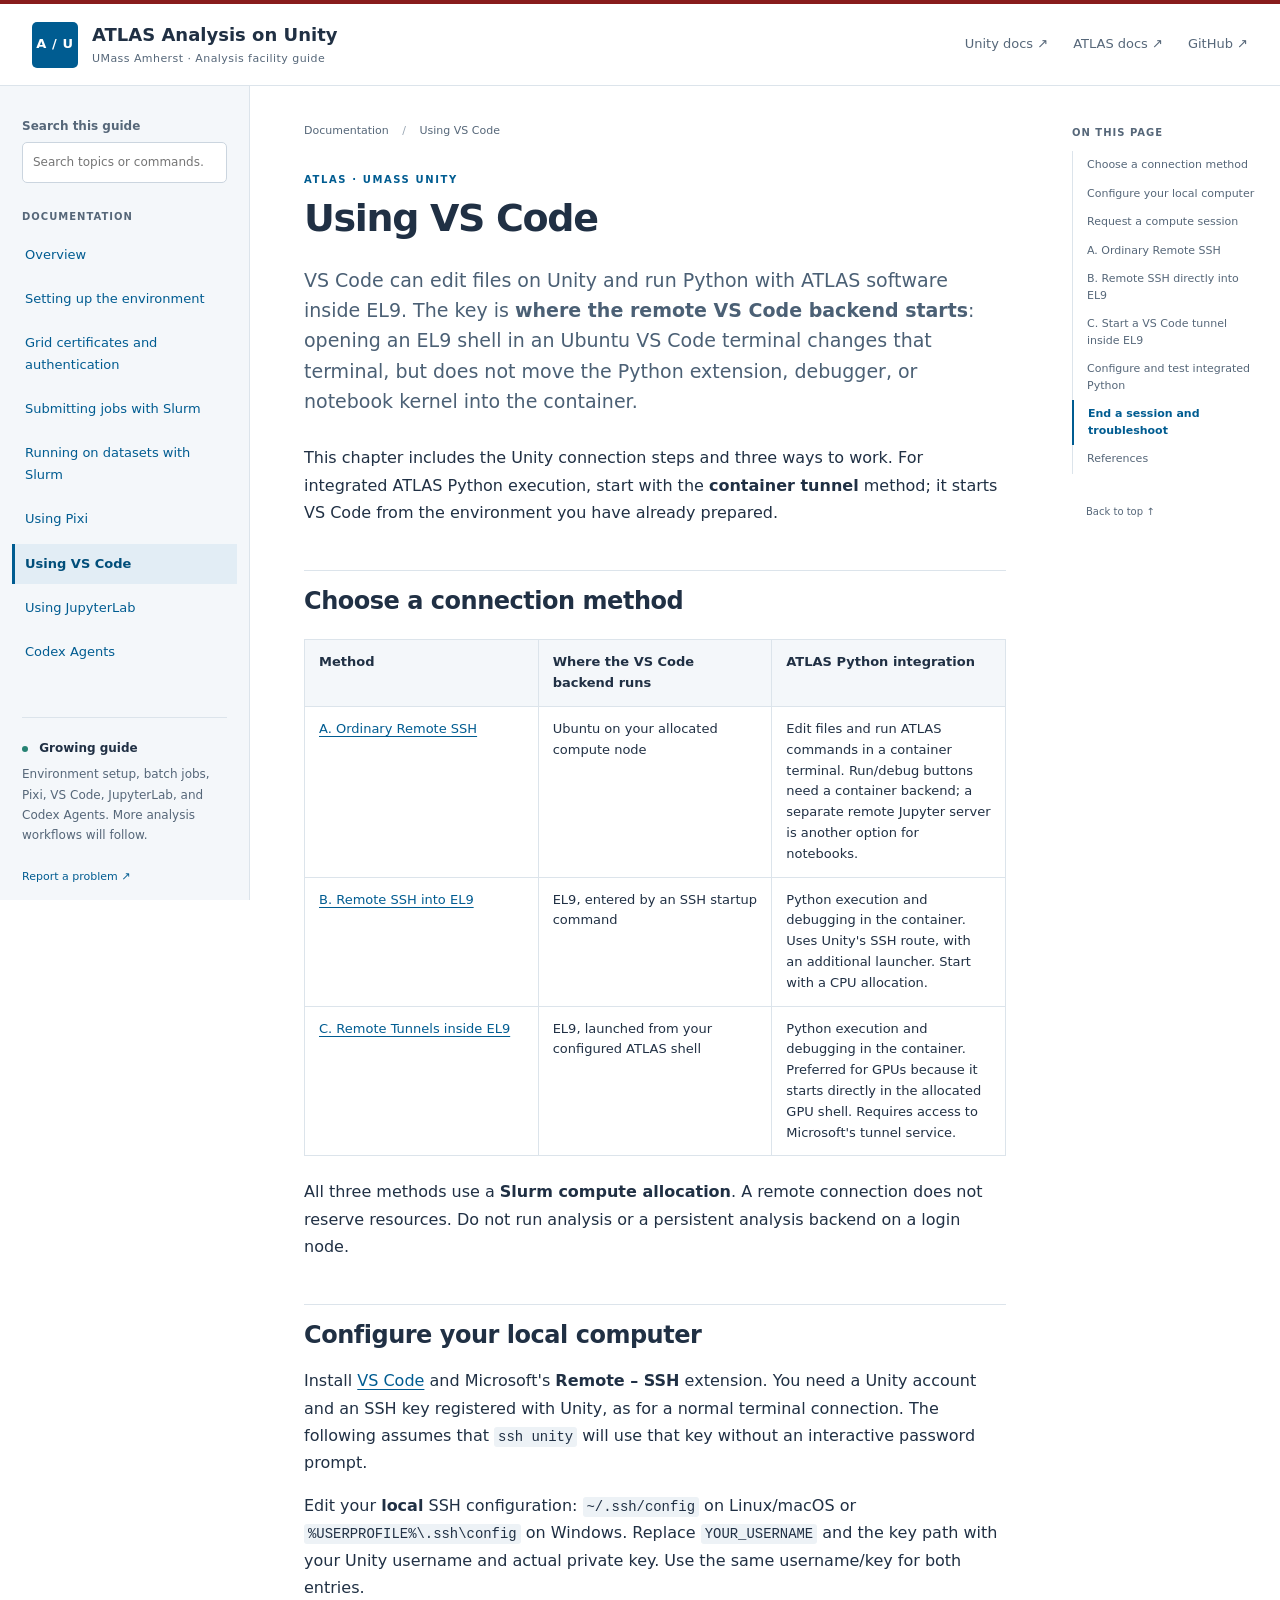
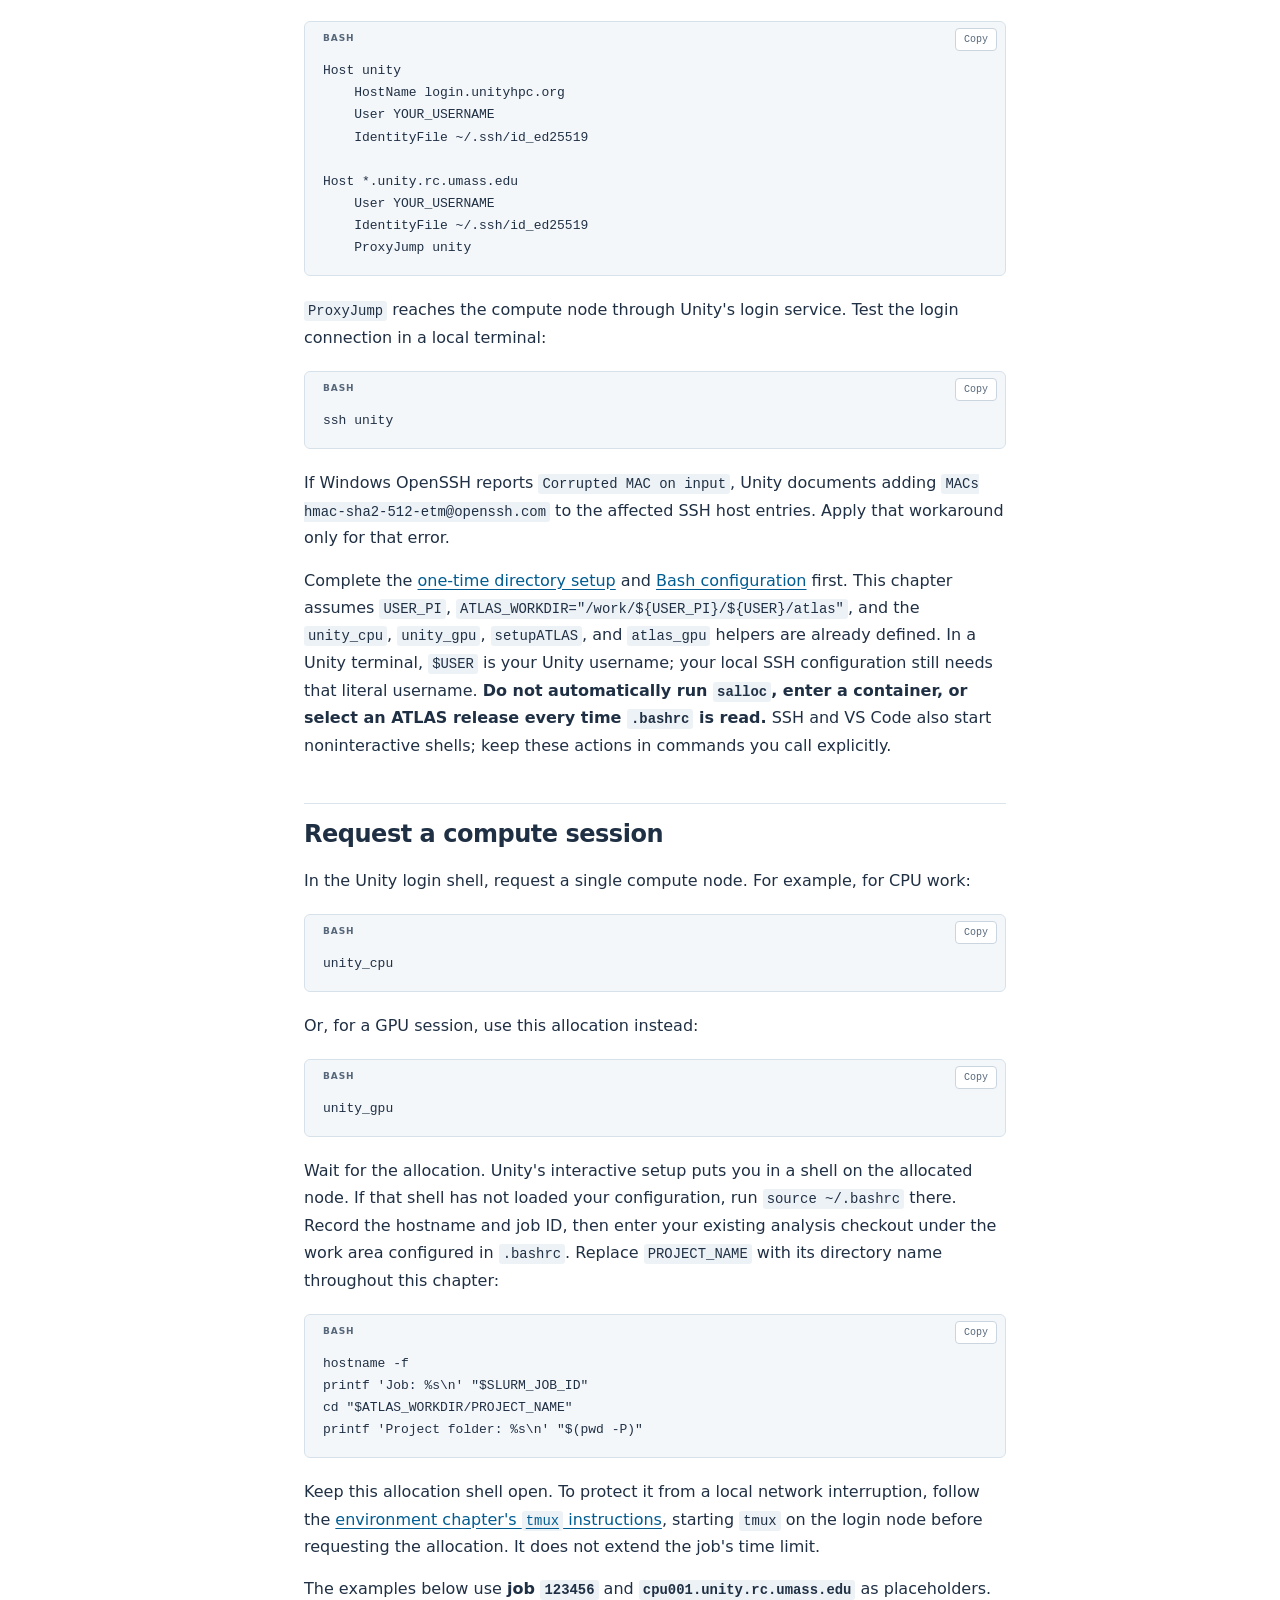
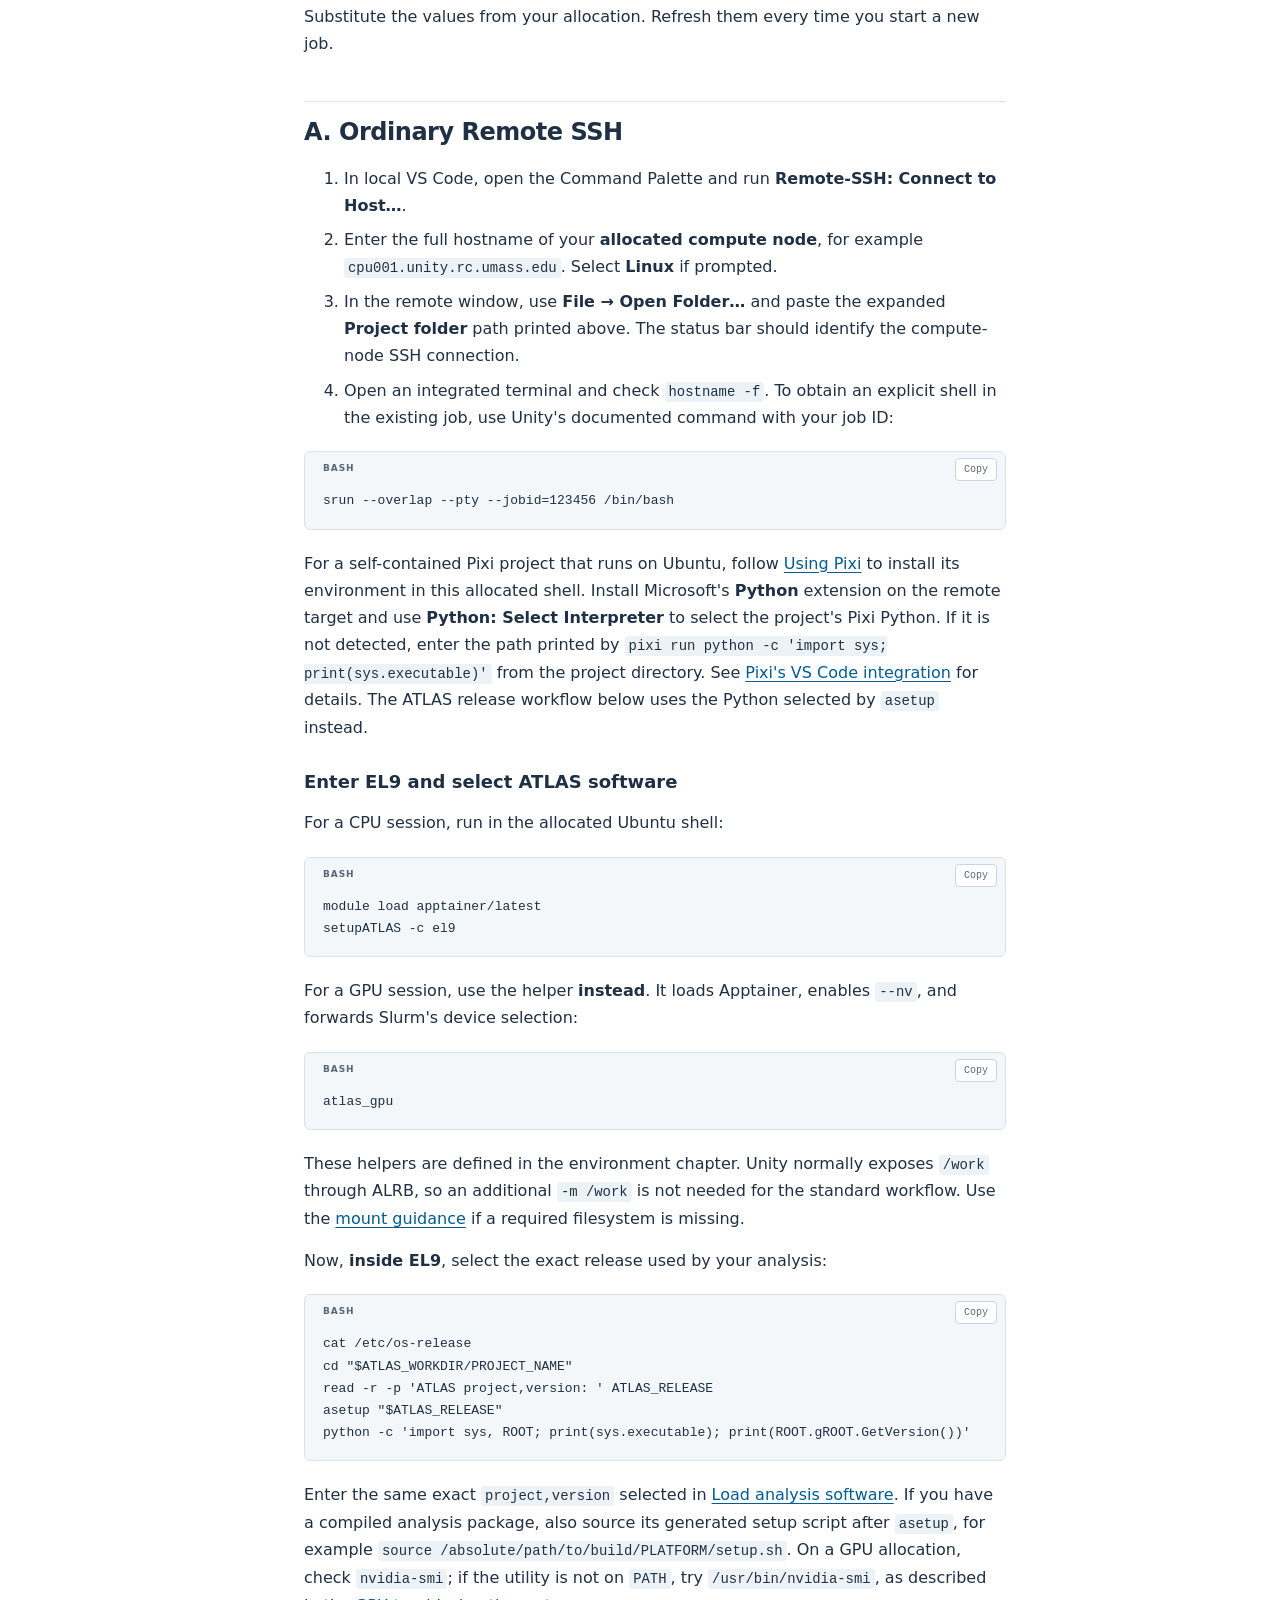
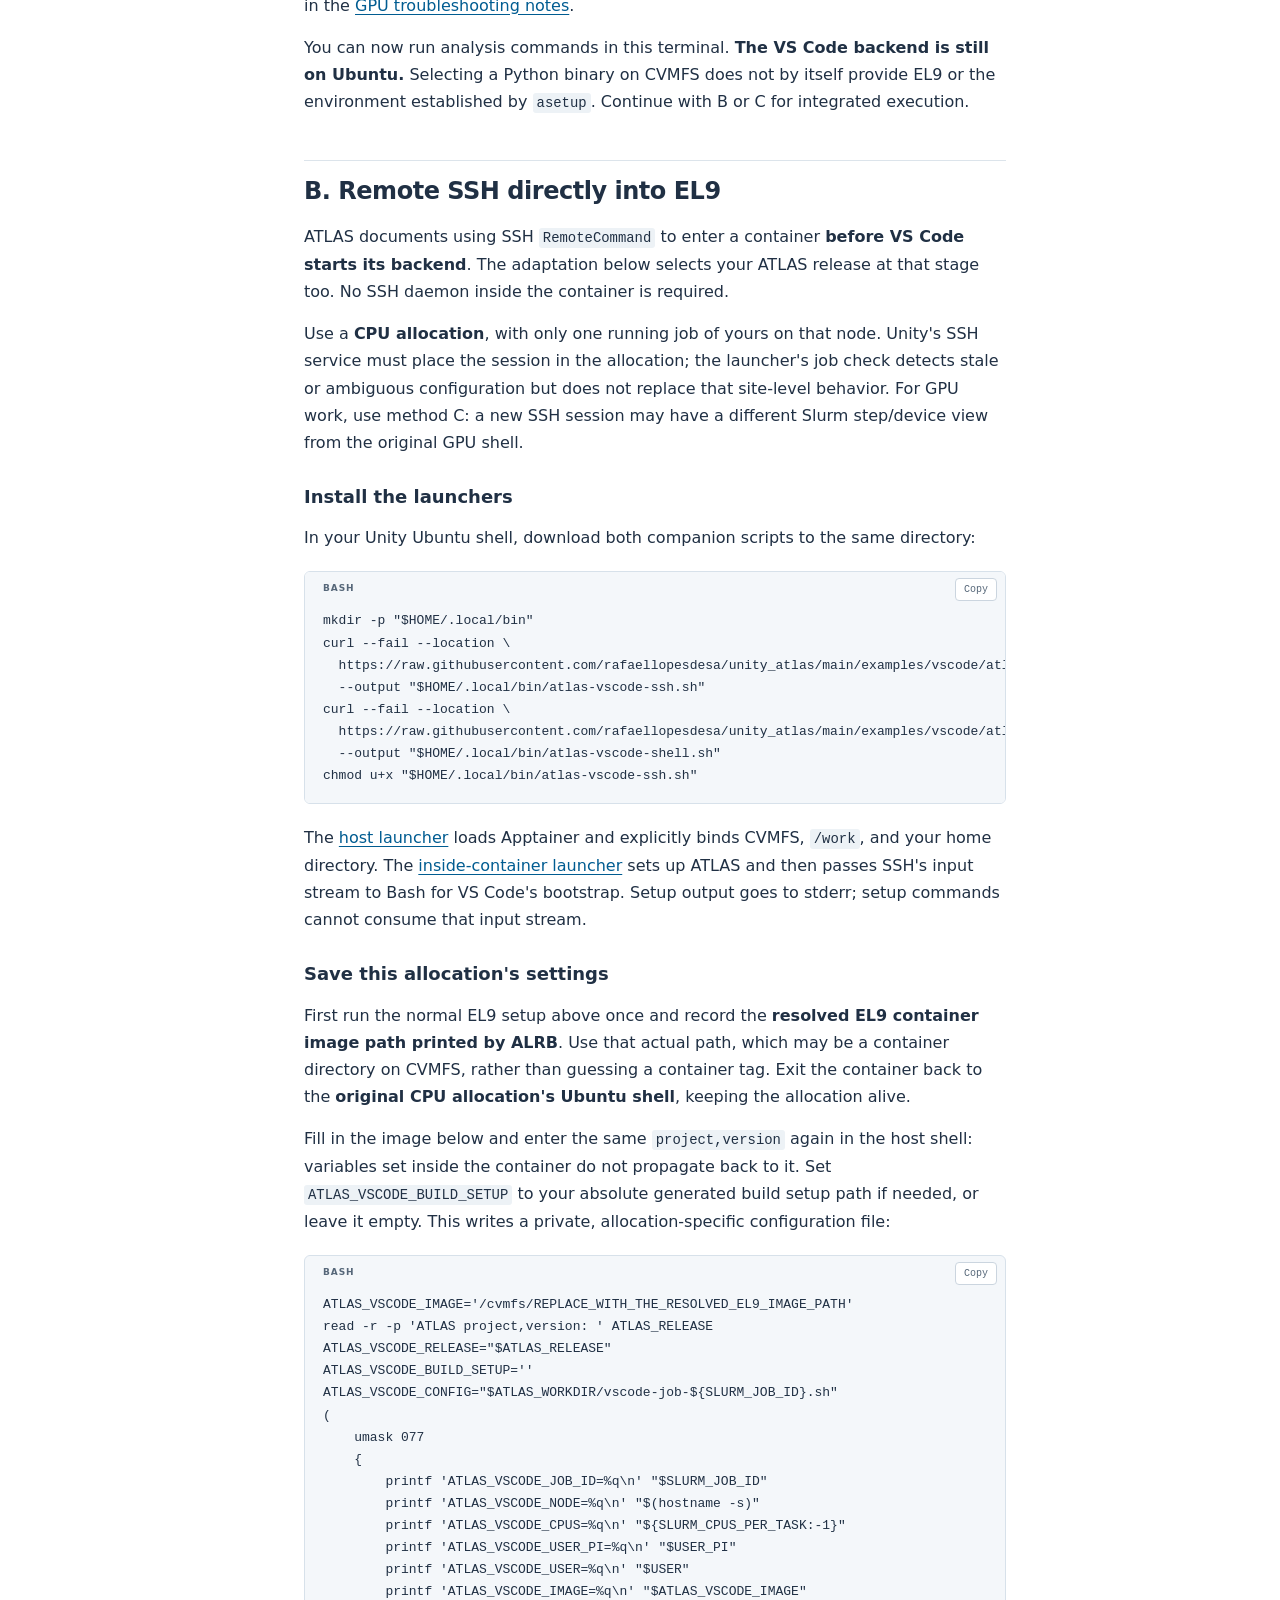
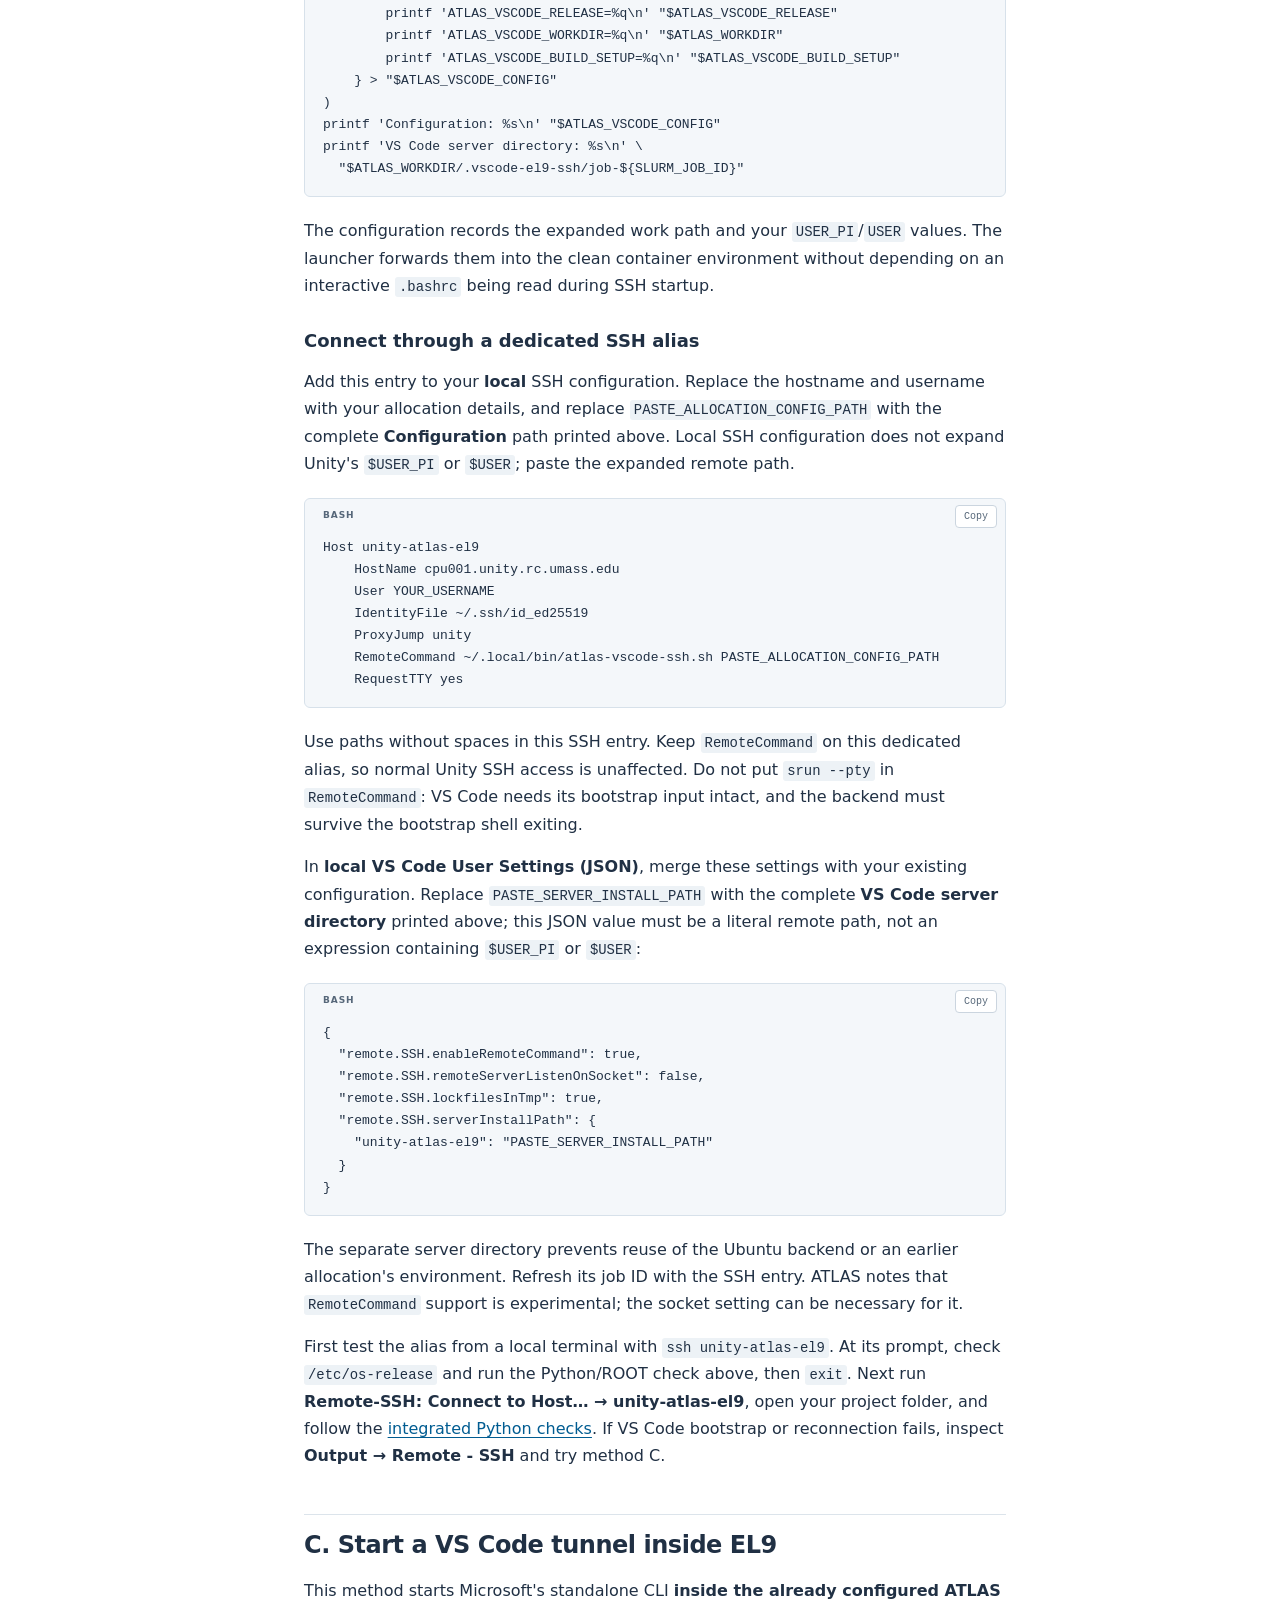
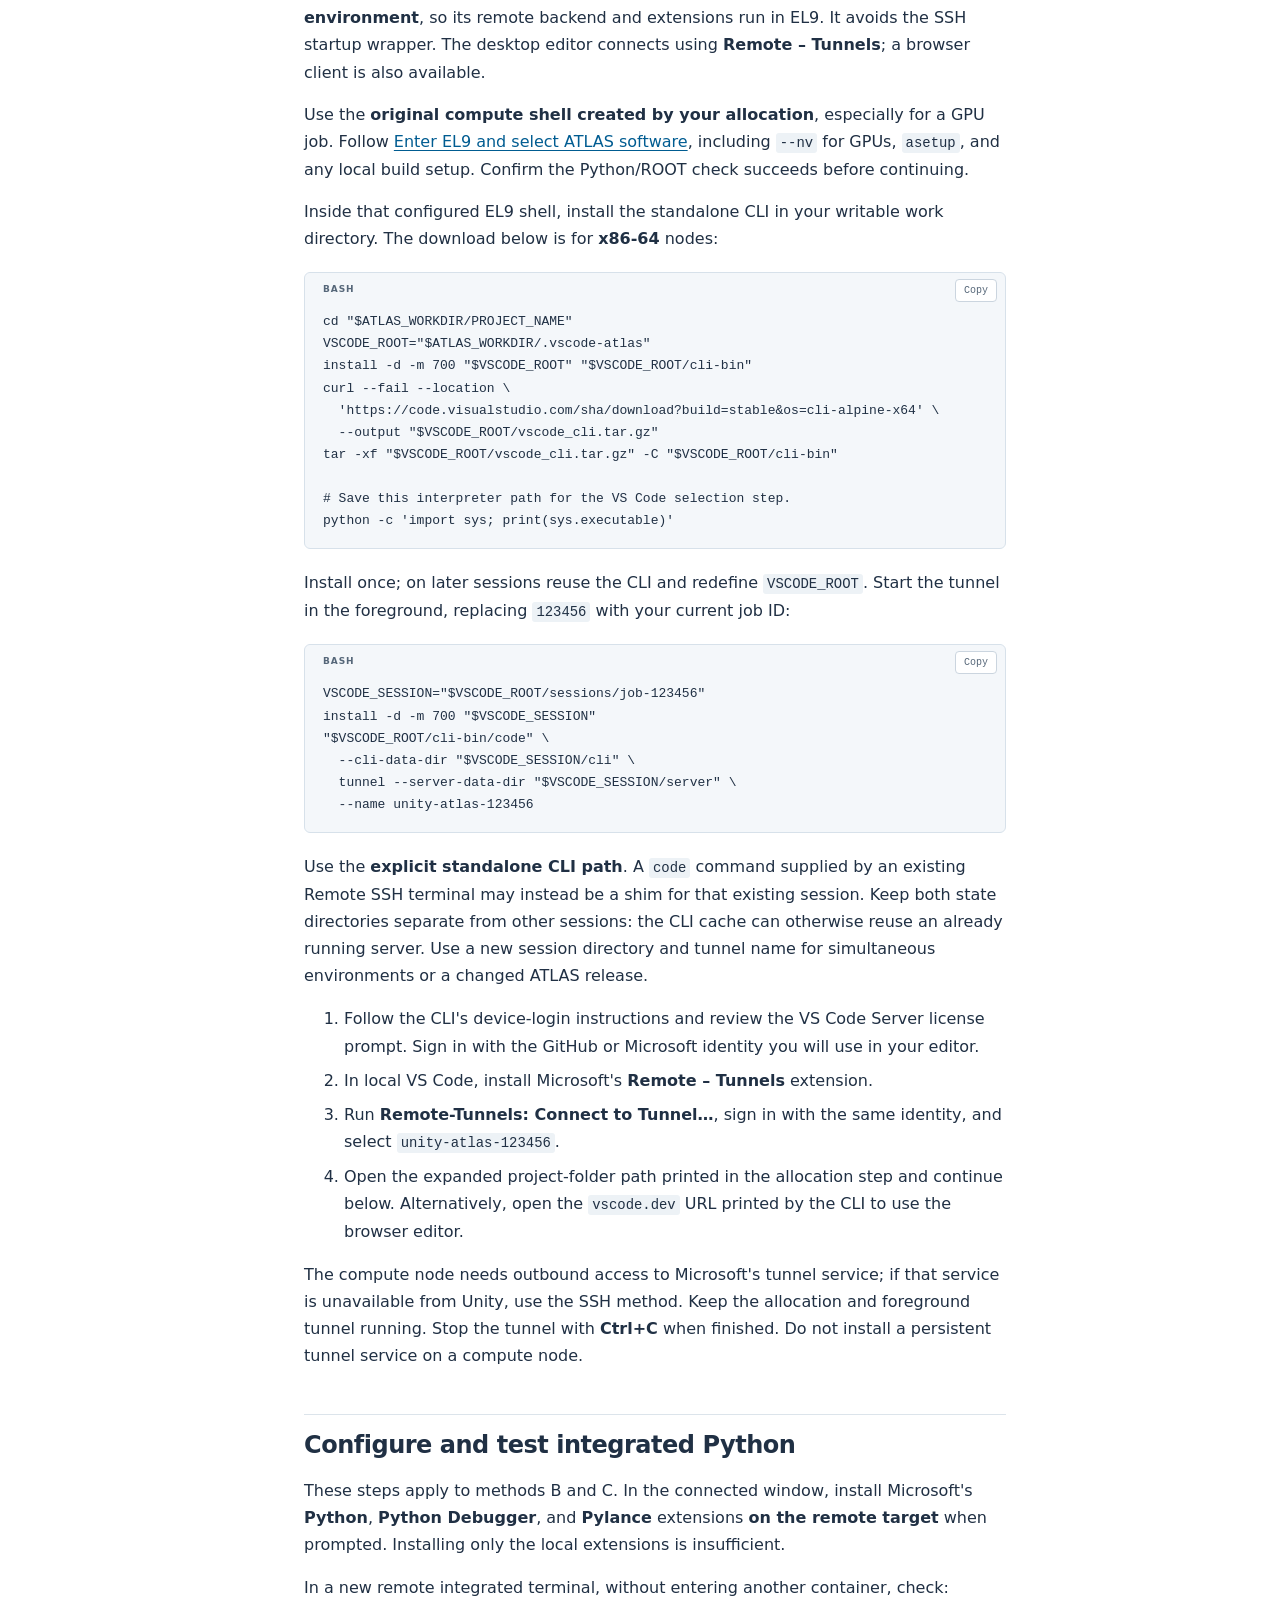
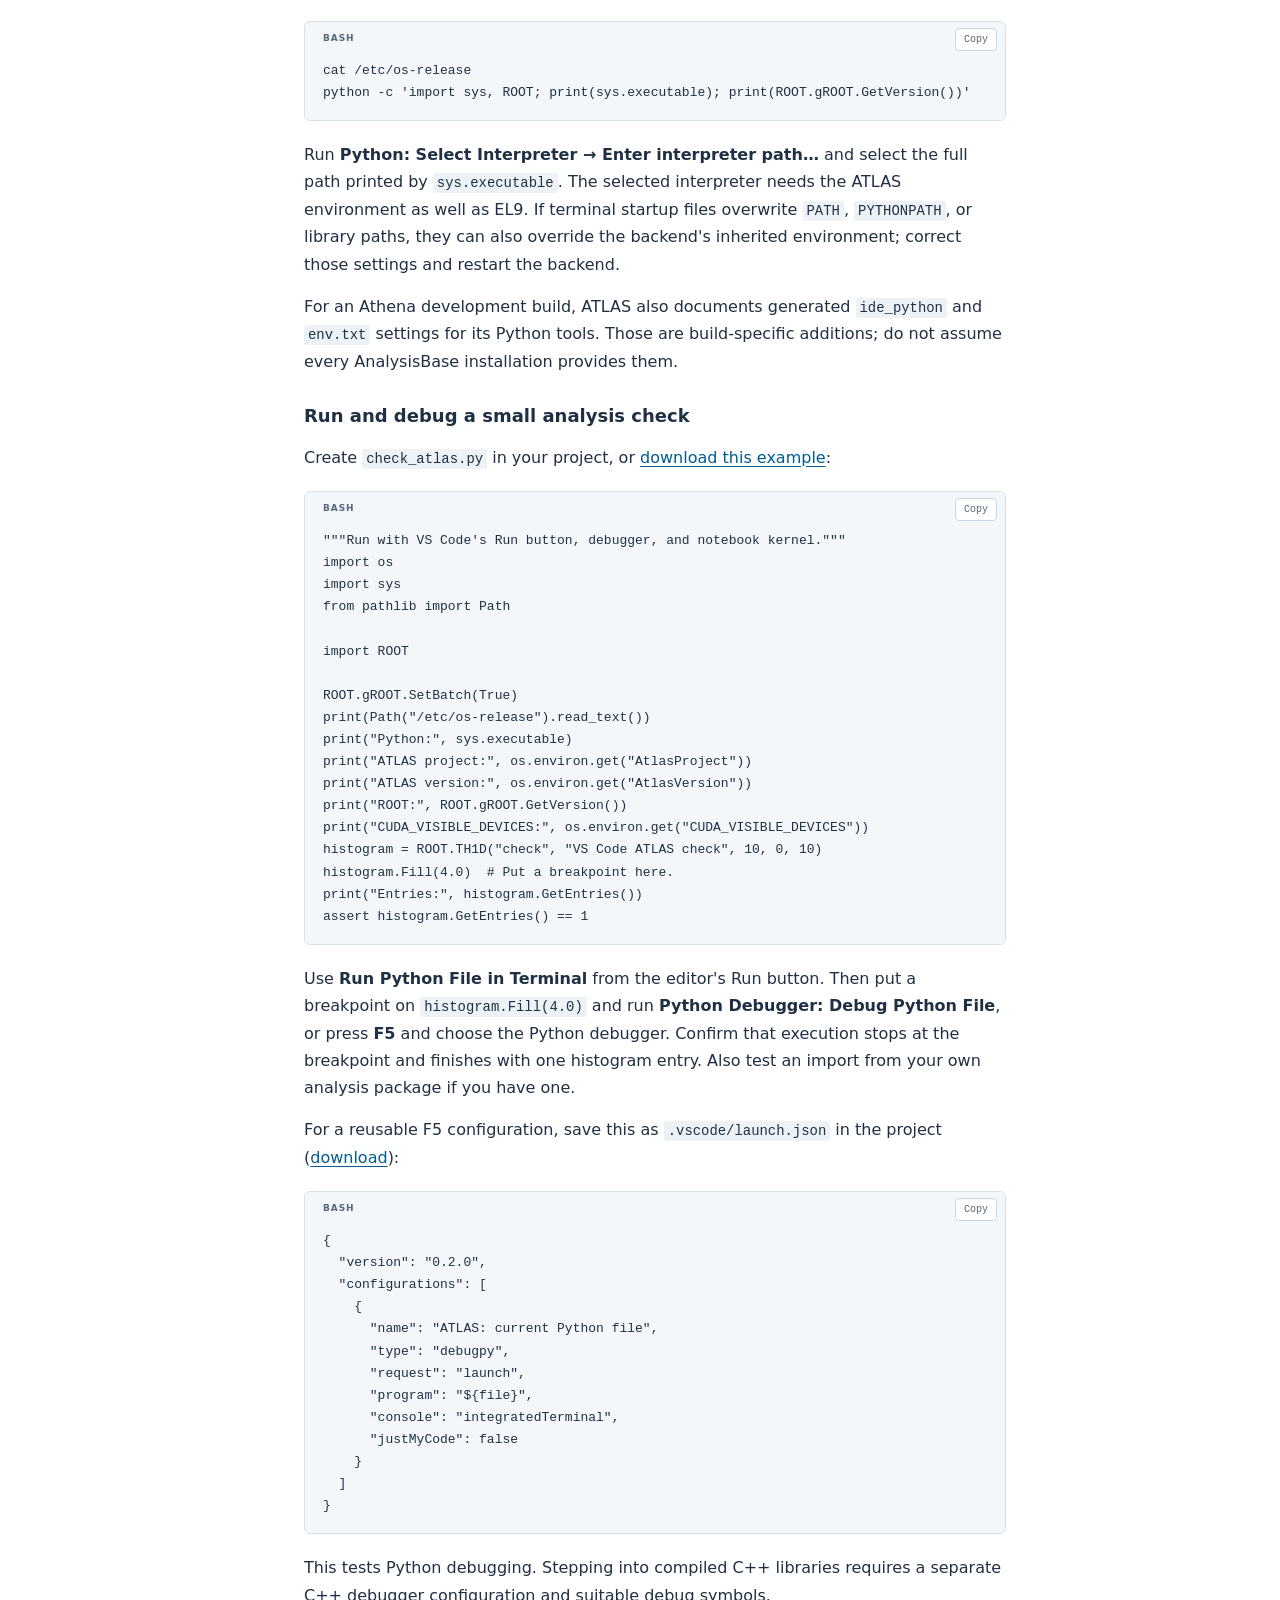
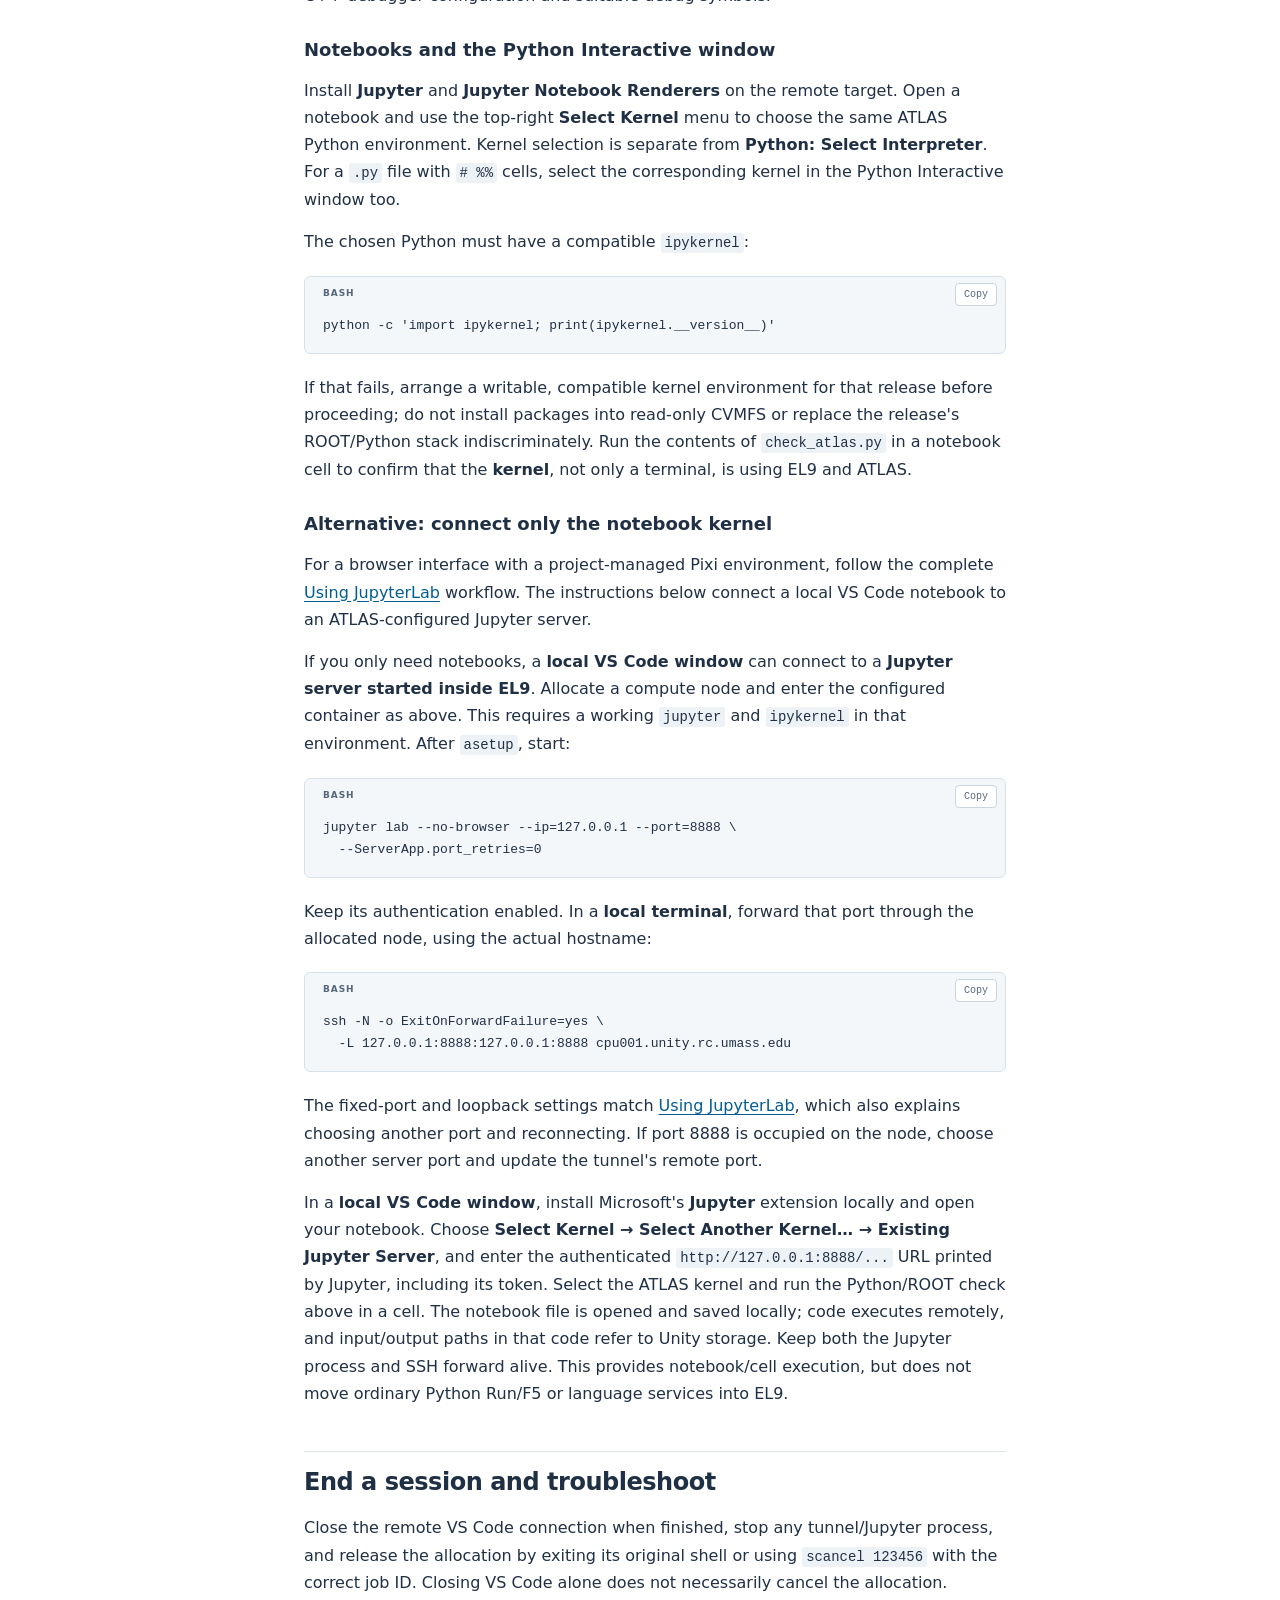
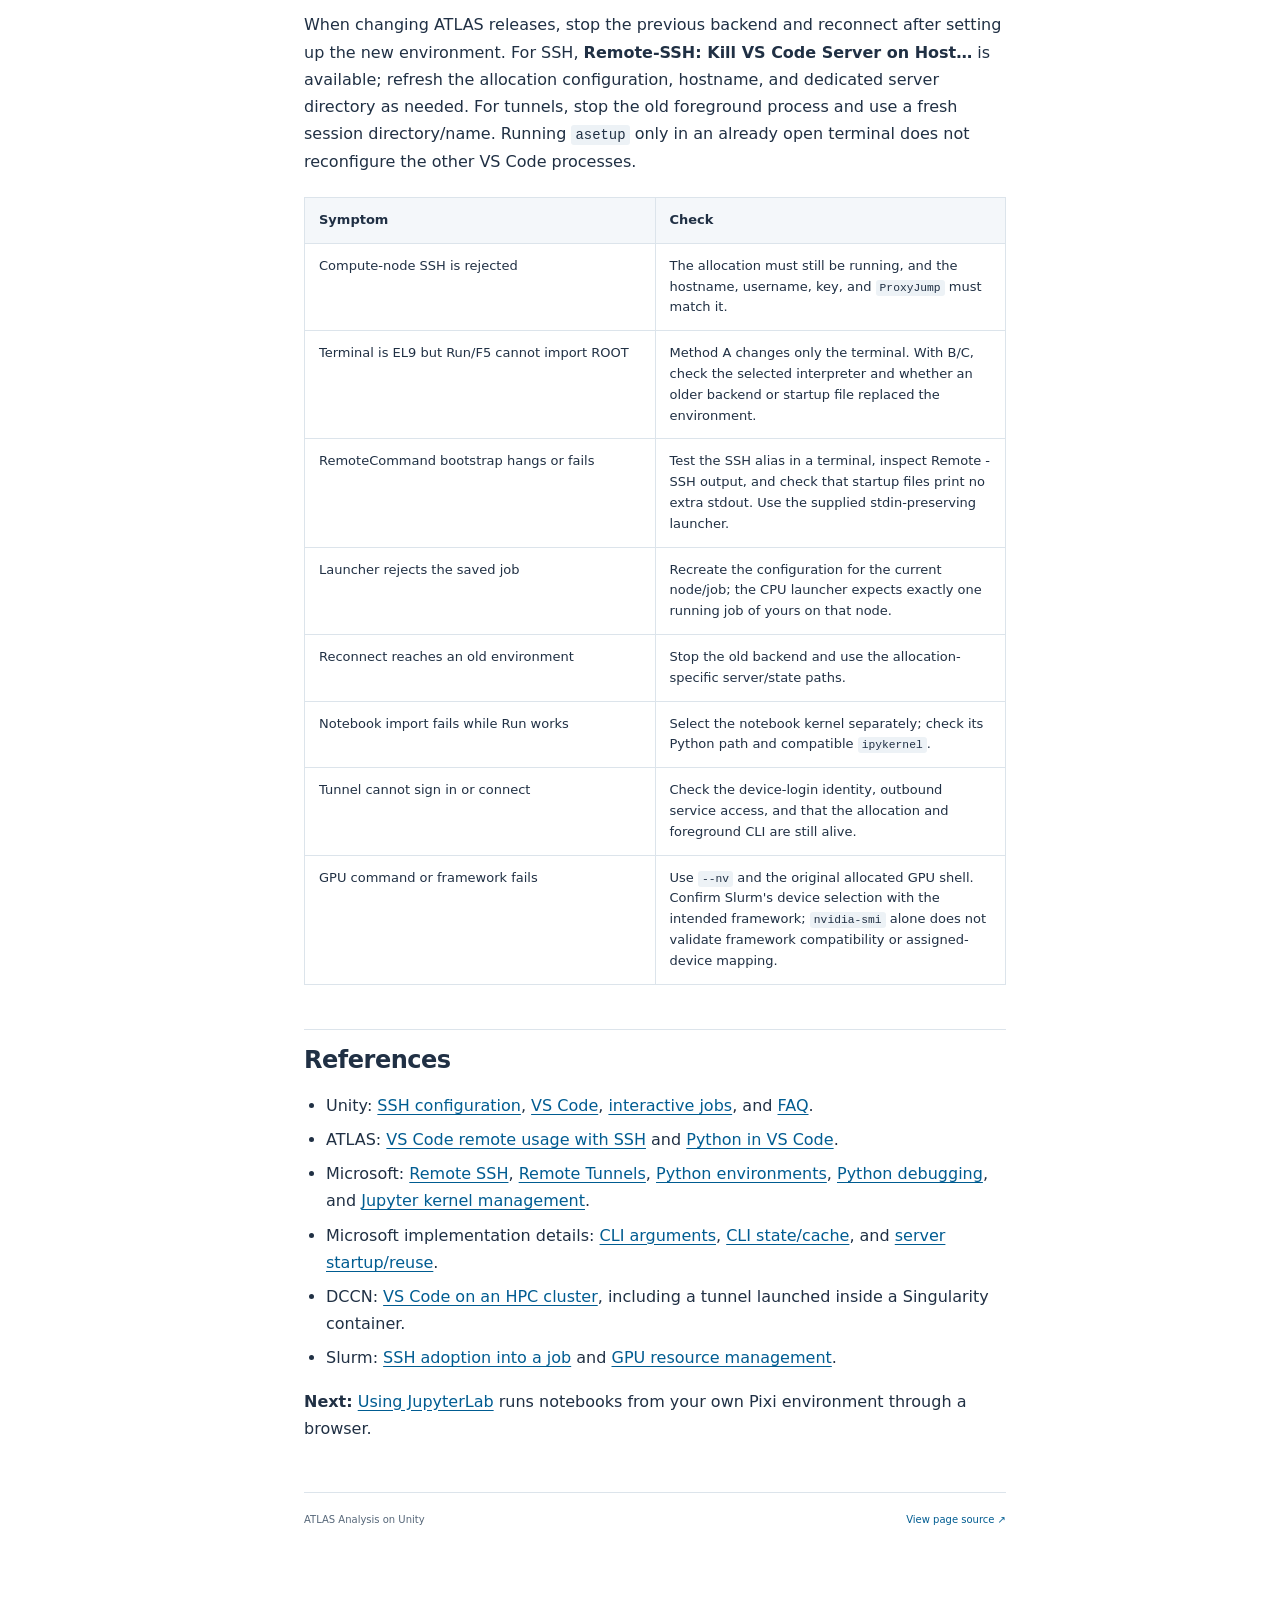
<file: using-vscode/index.html>
<!doctype html>
<html lang="en">
<head>
  <meta charset="utf-8">
  <meta name="viewport" content="width=device-width, initial-scale=1">
  <title>Using VS Code | ATLAS on Unity</title>
  <meta name="description" content="Use VS Code on Unity with EL9, ATLAS Python, debugging, and notebook kernels through SSH or Remote Tunnels.">
  <link rel="stylesheet" href="../assets/style.css">
  <script defer src="../assets/search-index.js"></script>
  <script defer src="../assets/site.js"></script>
</head>
<body data-root="../">
<a class="skip" href="#main">Skip to content</a>
<header class="topbar">
  <a class="brand" href="../index.html"><span class="brand-mark" aria-hidden="true">A / U</span><span>ATLAS Analysis on Unity<small>UMass Amherst · Analysis facility guide</small></span></a>
  <nav class="external" aria-label="External resources"><a href="https://docs.unity.rc.umass.edu/documentation/">Unity docs ↗</a><a href="https://atlas-software.docs.cern.ch/">ATLAS docs ↗</a><a href="https://github.com/rafaellopesdesa/unity_atlas">GitHub ↗</a></nav>
  <button class="menu-toggle" aria-controls="sidebar" aria-expanded="false" hidden>Menu</button>
</header>
<div class="layout">
  <aside class="sidebar" id="sidebar">
    <div class="search" hidden><label for="search-input">Search this guide</label><input id="search-input" type="search" placeholder="Search topics or commands…" autocomplete="off"><p id="search-status" aria-live="polite"></p><ul id="search-results" hidden></ul></div>
    <p class="nav-label">Documentation</p>
    <nav class="chapters" aria-label="Chapters"><a href="../index.html">Overview</a><a href="../setting-up-environment/index.html">Setting up the environment</a><a href="../grid-certificates/index.html">Grid certificates and authentication</a><a href="../submitting-jobs/index.html">Submitting jobs with Slurm</a><a href="../running-on-datasets/index.html">Running on datasets with Slurm</a><a href="../using-pixi/index.html">Using Pixi</a><a aria-current="page" href="index.html">Using VS Code</a><a href="../using-jupyterlab/index.html">Using JupyterLab</a><a href="../codex-agents/index.html">Codex Agents</a></nav>
    <div class="sidebar-note"><span class="status-dot"></span> Growing guide<p>Environment setup, batch jobs, Pixi, VS Code, JupyterLab, and Codex Agents. More analysis workflows will follow.</p></div>
    <a class="sidebar-source" href="https://github.com/rafaellopesdesa/unity_atlas/issues">Report a problem ↗</a>
  </aside>
  <main id="main" tabindex="-1">
    <div class="breadcrumb">Documentation <span>/</span> Using VS Code</div>
    <div class="eyebrow">ATLAS · UMASS UNITY</div>
    <h1>Using VS Code</h1>
    <article><p>VS Code can edit files on Unity and run Python with ATLAS software inside EL9. The key is <strong>where the remote VS Code backend starts</strong>: opening an EL9 shell in an Ubuntu VS Code terminal changes that terminal, but does not move the Python extension, debugger, or notebook kernel into the container.</p>
<p>This chapter includes the Unity connection steps and three ways to work. For integrated ATLAS Python execution, start with the <strong>container tunnel</strong> method; it starts VS Code from the environment you have already prepared.</p>
<h2 id="choose-a-connection-method">Choose a connection method</h2>
<table>
<colgroup>
<col style="width: 33%" />
<col style="width: 33%" />
<col style="width: 33%" />
</colgroup>
<thead>
<tr class="header">
<th>Method</th>
<th>Where the VS Code backend runs</th>
<th>ATLAS Python integration</th>
</tr>
</thead>
<tbody>
<tr class="odd">
<td><a href="#ordinary-ssh">A. Ordinary Remote SSH</a></td>
<td>Ubuntu on your allocated compute node</td>
<td>Edit files and run ATLAS commands in a container terminal. Run/debug buttons need a container backend; a separate remote Jupyter server is another option for notebooks.</td>
</tr>
<tr class="even">
<td><a href="#container-ssh">B. Remote SSH into EL9</a></td>
<td>EL9, entered by an SSH startup command</td>
<td>Python execution and debugging in the container. Uses Unity's SSH route, with an additional launcher. Start with a CPU allocation.</td>
</tr>
<tr class="odd">
<td><a href="#container-tunnel">C. Remote Tunnels inside EL9</a></td>
<td>EL9, launched from your configured ATLAS shell</td>
<td>Python execution and debugging in the container. Preferred for GPUs because it starts directly in the allocated GPU shell. Requires access to Microsoft's tunnel service.</td>
</tr>
</tbody>
</table>
<p>All three methods use a <strong>Slurm compute allocation</strong>. A remote connection does not reserve resources. Do not run analysis or a persistent analysis backend on a login node.</p>
<h2 id="configure-your-local-computer">Configure your local computer</h2>
<p>Install <a href="https://code.visualstudio.com/">VS Code</a> and Microsoft's <strong>Remote – SSH</strong> extension. You need a Unity account and an SSH key registered with Unity, as for a normal terminal connection. The following assumes that <code>ssh unity</code> will use that key without an interactive password prompt.</p>
<p>Edit your <strong>local</strong> SSH configuration: <code>~/.ssh/config</code> on Linux/macOS or <code>%USERPROFILE%\.ssh\config</code> on Windows. Replace <code>YOUR_USERNAME</code> and the key path with your Unity username and actual private key. Use the same username/key for both entries.</p>
<pre class="sshconfig"><code>Host unity
    HostName login.unityhpc.org
    User YOUR_USERNAME
    IdentityFile ~/.ssh/id_ed25519

Host *.unity.rc.umass.edu
    User YOUR_USERNAME
    IdentityFile ~/.ssh/id_ed25519
    ProxyJump unity</code></pre>
<p><code>ProxyJump</code> reaches the compute node through Unity's login service. Test the login connection in a local terminal:</p>
<pre class="bash"><code>ssh unity</code></pre>
<p>If Windows OpenSSH reports <code>Corrupted MAC on input</code>, Unity documents adding <code>MACs hmac-sha2-512-etm@openssh.com</code> to the affected SSH host entries. Apply that workaround only for that error.</p>
<p>Complete the <a href="../setting-up-environment/#directories">one-time directory setup</a> and <a href="../setting-up-environment/#bashrc">Bash configuration</a> first. This chapter assumes <code>USER_PI</code>, <code>ATLAS_WORKDIR="/work/${USER_PI}/${USER}/atlas"</code>, and the <code>unity_cpu</code>, <code>unity_gpu</code>, <code>setupATLAS</code>, and <code>atlas_gpu</code> helpers are already defined. In a Unity terminal, <code>$USER</code> is your Unity username; your local SSH configuration still needs that literal username. <strong>Do not automatically run <code>salloc</code>, enter a container, or select an ATLAS release every time <code>.bashrc</code> is read.</strong> SSH and VS Code also start noninteractive shells; keep these actions in commands you call explicitly.</p>
<h2 id="allocation">Request a compute session</h2>
<p>In the Unity login shell, request a single compute node. For example, for CPU work:</p>
<pre class="bash"><code>unity_cpu</code></pre>
<p>Or, for a GPU session, use this allocation instead:</p>
<pre class="bash"><code>unity_gpu</code></pre>
<p>Wait for the allocation. Unity's interactive setup puts you in a shell on the allocated node. If that shell has not loaded your configuration, run <code>source ~/.bashrc</code> there. Record the hostname and job ID, then enter your existing analysis checkout under the work area configured in <code>.bashrc</code>. Replace <code>PROJECT_NAME</code> with its directory name throughout this chapter:</p>
<pre class="bash"><code>hostname -f
printf &#39;Job: %s\n&#39; &quot;$SLURM_JOB_ID&quot;
cd &quot;$ATLAS_WORKDIR/PROJECT_NAME&quot;
printf &#39;Project folder: %s\n&#39; &quot;$(pwd -P)&quot;</code></pre>
<p>Keep this allocation shell open. To protect it from a local network interruption, follow the <a href="../setting-up-environment/#sessions">environment chapter's <code>tmux</code> instructions</a>, starting <code>tmux</code> on the login node before requesting the allocation. It does not extend the job's time limit.</p>
<p>The examples below use <strong>job <code>123456</code></strong> and <strong><code>cpu001.unity.rc.umass.edu</code></strong> as placeholders. Substitute the values from your allocation. Refresh them every time you start a new job.</p>
<h2 id="ordinary-ssh">A. Ordinary Remote SSH</h2>
<ol type="1">
<li>In local VS Code, open the Command Palette and run <strong>Remote-SSH: Connect to Host…</strong>.</li>
<li>Enter the full hostname of your <strong>allocated compute node</strong>, for example <code>cpu001.unity.rc.umass.edu</code>. Select <strong>Linux</strong> if prompted.</li>
<li>In the remote window, use <strong>File → Open Folder…</strong> and paste the expanded <strong>Project folder</strong> path printed above. The status bar should identify the compute-node SSH connection.</li>
<li>Open an integrated terminal and check <code>hostname -f</code>. To obtain an explicit shell in the existing job, use Unity's documented command with your job ID:</li>
</ol>
<pre class="bash"><code>srun --overlap --pty --jobid=123456 /bin/bash</code></pre>
<p>For a self-contained Pixi project that runs on Ubuntu, follow <a href="../using-pixi/#projects">Using Pixi</a> to install its environment in this allocated shell. Install Microsoft's <strong>Python</strong> extension on the remote target and use <strong>Python: Select Interpreter</strong> to select the project's Pixi Python. If it is not detected, enter the path printed by <code>pixi run python -c 'import sys; print(sys.executable)'</code> from the project directory. See <a href="https://pixi.prefix.dev/latest/integration/editor/vscode/">Pixi's VS Code integration</a> for details. The ATLAS release workflow below uses the Python selected by <code>asetup</code> instead.</p>
<h3 id="enter-el9">Enter EL9 and select ATLAS software</h3>
<p>For a CPU session, run in the allocated Ubuntu shell:</p>
<pre class="bash"><code>module load apptainer/latest
setupATLAS -c el9</code></pre>
<p>For a GPU session, use the helper <strong>instead</strong>. It loads Apptainer, enables <code>--nv</code>, and forwards Slurm's device selection:</p>
<pre class="bash"><code>atlas_gpu</code></pre>
<p>These helpers are defined in the environment chapter. Unity normally exposes <code>/work</code> through ALRB, so an additional <code>-m /work</code> is not needed for the standard workflow. Use the <a href="../setting-up-environment/#container">mount guidance</a> if a required filesystem is missing.</p>
<p>Now, <strong>inside EL9</strong>, select the exact release used by your analysis:</p>
<pre class="bash"><code>cat /etc/os-release
cd &quot;$ATLAS_WORKDIR/PROJECT_NAME&quot;
read -r -p &#39;ATLAS project,version: &#39; ATLAS_RELEASE
asetup &quot;$ATLAS_RELEASE&quot;
python -c &#39;import sys, ROOT; print(sys.executable); print(ROOT.gROOT.GetVersion())&#39;</code></pre>
<p>Enter the same exact <code>project,version</code> selected in <a href="../setting-up-environment/#software">Load analysis software</a>. If you have a compiled analysis package, also source its generated setup script after <code>asetup</code>, for example <code>source /absolute/path/to/build/PLATFORM/setup.sh</code>. On a GPU allocation, check <code>nvidia-smi</code>; if the utility is not on <code>PATH</code>, try <code>/usr/bin/nvidia-smi</code>, as described in the <a href="../setting-up-environment/#troubleshooting">GPU troubleshooting notes</a>.</p>
<p>You can now run analysis commands in this terminal. <strong>The VS Code backend is still on Ubuntu.</strong> Selecting a Python binary on CVMFS does not by itself provide EL9 or the environment established by <code>asetup</code>. Continue with B or C for integrated execution.</p>
<h2 id="container-ssh">B. Remote SSH directly into EL9</h2>
<p>ATLAS documents using SSH <code>RemoteCommand</code> to enter a container <strong>before VS Code starts its backend</strong>. The adaptation below selects your ATLAS release at that stage too. No SSH daemon inside the container is required.</p>
<p>Use a <strong>CPU allocation</strong>, with only one running job of yours on that node. Unity's SSH service must place the session in the allocation; the launcher's job check detects stale or ambiguous configuration but does not replace that site-level behavior. For GPU work, use method C: a new SSH session may have a different Slurm step/device view from the original GPU shell.</p>
<h3 id="install-the-launchers">Install the launchers</h3>
<p>In your Unity Ubuntu shell, download both companion scripts to the same directory:</p>
<pre class="bash"><code>mkdir -p &quot;$HOME/.local/bin&quot;
curl --fail --location \
  https://raw.githubusercontent.com/rafaellopesdesa/unity_atlas/main/examples/vscode/atlas-vscode-ssh.sh \
  --output &quot;$HOME/.local/bin/atlas-vscode-ssh.sh&quot;
curl --fail --location \
  https://raw.githubusercontent.com/rafaellopesdesa/unity_atlas/main/examples/vscode/atlas-vscode-shell.sh \
  --output &quot;$HOME/.local/bin/atlas-vscode-shell.sh&quot;
chmod u+x &quot;$HOME/.local/bin/atlas-vscode-ssh.sh&quot;</code></pre>
<p>The <a href="../examples/vscode/atlas-vscode-ssh.sh">host launcher</a> loads Apptainer and explicitly binds CVMFS, <code>/work</code>, and your home directory. The <a href="../examples/vscode/atlas-vscode-shell.sh">inside-container launcher</a> sets up ATLAS and then passes SSH's input stream to Bash for VS Code's bootstrap. Setup output goes to stderr; setup commands cannot consume that input stream.</p>
<h3 id="save-this-allocations-settings">Save this allocation's settings</h3>
<p>First run the normal EL9 setup above once and record the <strong>resolved EL9 container image path printed by ALRB</strong>. Use that actual path, which may be a container directory on CVMFS, rather than guessing a container tag. Exit the container back to the <strong>original CPU allocation's Ubuntu shell</strong>, keeping the allocation alive.</p>
<p>Fill in the image below and enter the same <code>project,version</code> again in the host shell: variables set inside the container do not propagate back to it. Set <code>ATLAS_VSCODE_BUILD_SETUP</code> to your absolute generated build setup path if needed, or leave it empty. This writes a private, allocation-specific configuration file:</p>
<pre class="bash"><code>ATLAS_VSCODE_IMAGE=&#39;/cvmfs/REPLACE_WITH_THE_RESOLVED_EL9_IMAGE_PATH&#39;
read -r -p &#39;ATLAS project,version: &#39; ATLAS_RELEASE
ATLAS_VSCODE_RELEASE=&quot;$ATLAS_RELEASE&quot;
ATLAS_VSCODE_BUILD_SETUP=&#39;&#39;
ATLAS_VSCODE_CONFIG=&quot;$ATLAS_WORKDIR/vscode-job-${SLURM_JOB_ID}.sh&quot;
(
    umask 077
    {
        printf &#39;ATLAS_VSCODE_JOB_ID=%q\n&#39; &quot;$SLURM_JOB_ID&quot;
        printf &#39;ATLAS_VSCODE_NODE=%q\n&#39; &quot;$(hostname -s)&quot;
        printf &#39;ATLAS_VSCODE_CPUS=%q\n&#39; &quot;${SLURM_CPUS_PER_TASK:-1}&quot;
        printf &#39;ATLAS_VSCODE_USER_PI=%q\n&#39; &quot;$USER_PI&quot;
        printf &#39;ATLAS_VSCODE_USER=%q\n&#39; &quot;$USER&quot;
        printf &#39;ATLAS_VSCODE_IMAGE=%q\n&#39; &quot;$ATLAS_VSCODE_IMAGE&quot;
        printf &#39;ATLAS_VSCODE_RELEASE=%q\n&#39; &quot;$ATLAS_VSCODE_RELEASE&quot;
        printf &#39;ATLAS_VSCODE_WORKDIR=%q\n&#39; &quot;$ATLAS_WORKDIR&quot;
        printf &#39;ATLAS_VSCODE_BUILD_SETUP=%q\n&#39; &quot;$ATLAS_VSCODE_BUILD_SETUP&quot;
    } &gt; &quot;$ATLAS_VSCODE_CONFIG&quot;
)
printf &#39;Configuration: %s\n&#39; &quot;$ATLAS_VSCODE_CONFIG&quot;
printf &#39;VS Code server directory: %s\n&#39; \
  &quot;$ATLAS_WORKDIR/.vscode-el9-ssh/job-${SLURM_JOB_ID}&quot;</code></pre>
<p>The configuration records the expanded work path and your <code>USER_PI</code>/<code>USER</code> values. The launcher forwards them into the clean container environment without depending on an interactive <code>.bashrc</code> being read during SSH startup.</p>
<h3 id="connect-through-a-dedicated-ssh-alias">Connect through a dedicated SSH alias</h3>
<p>Add this entry to your <strong>local</strong> SSH configuration. Replace the hostname and username with your allocation details, and replace <code>PASTE_ALLOCATION_CONFIG_PATH</code> with the complete <strong>Configuration</strong> path printed above. Local SSH configuration does not expand Unity's <code>$USER_PI</code> or <code>$USER</code>; paste the expanded remote path.</p>
<pre class="sshconfig"><code>Host unity-atlas-el9
    HostName cpu001.unity.rc.umass.edu
    User YOUR_USERNAME
    IdentityFile ~/.ssh/id_ed25519
    ProxyJump unity
    RemoteCommand ~/.local/bin/atlas-vscode-ssh.sh PASTE_ALLOCATION_CONFIG_PATH
    RequestTTY yes</code></pre>
<p>Use paths without spaces in this SSH entry. Keep <code>RemoteCommand</code> on this dedicated alias, so normal Unity SSH access is unaffected. Do not put <code>srun --pty</code> in <code>RemoteCommand</code>: VS Code needs its bootstrap input intact, and the backend must survive the bootstrap shell exiting.</p>
<p>In <strong>local VS Code User Settings (JSON)</strong>, merge these settings with your existing configuration. Replace <code>PASTE_SERVER_INSTALL_PATH</code> with the complete <strong>VS Code server directory</strong> printed above; this JSON value must be a literal remote path, not an expression containing <code>$USER_PI</code> or <code>$USER</code>:</p>
<pre class="json"><code>{
  &quot;remote.SSH.enableRemoteCommand&quot;: true,
  &quot;remote.SSH.remoteServerListenOnSocket&quot;: false,
  &quot;remote.SSH.lockfilesInTmp&quot;: true,
  &quot;remote.SSH.serverInstallPath&quot;: {
    &quot;unity-atlas-el9&quot;: &quot;PASTE_SERVER_INSTALL_PATH&quot;
  }
}</code></pre>
<p>The separate server directory prevents reuse of the Ubuntu backend or an earlier allocation's environment. Refresh its job ID with the SSH entry. ATLAS notes that <code>RemoteCommand</code> support is experimental; the socket setting can be necessary for it.</p>
<p>First test the alias from a local terminal with <code>ssh unity-atlas-el9</code>. At its prompt, check <code>/etc/os-release</code> and run the Python/ROOT check above, then <code>exit</code>. Next run <strong>Remote-SSH: Connect to Host… → unity-atlas-el9</strong>, open your project folder, and follow the <a href="#integrated-python">integrated Python checks</a>. If VS Code bootstrap or reconnection fails, inspect <strong>Output → Remote - SSH</strong> and try method C.</p>
<h2 id="container-tunnel">C. Start a VS Code tunnel inside EL9</h2>
<p>This method starts Microsoft's standalone CLI <strong>inside the already configured ATLAS environment</strong>, so its remote backend and extensions run in EL9. It avoids the SSH startup wrapper. The desktop editor connects using <strong>Remote – Tunnels</strong>; a browser client is also available.</p>
<p>Use the <strong>original compute shell created by your allocation</strong>, especially for a GPU job. Follow <a href="#enter-el9">Enter EL9 and select ATLAS software</a>, including <code>--nv</code> for GPUs, <code>asetup</code>, and any local build setup. Confirm the Python/ROOT check succeeds before continuing.</p>
<p>Inside that configured EL9 shell, install the standalone CLI in your writable work directory. The download below is for <strong>x86-64</strong> nodes:</p>
<pre class="bash"><code>cd &quot;$ATLAS_WORKDIR/PROJECT_NAME&quot;
VSCODE_ROOT=&quot;$ATLAS_WORKDIR/.vscode-atlas&quot;
install -d -m 700 &quot;$VSCODE_ROOT&quot; &quot;$VSCODE_ROOT/cli-bin&quot;
curl --fail --location \
  &#39;https://code.visualstudio.com/sha/download?build=stable&amp;os=cli-alpine-x64&#39; \
  --output &quot;$VSCODE_ROOT/vscode_cli.tar.gz&quot;
tar -xf &quot;$VSCODE_ROOT/vscode_cli.tar.gz&quot; -C &quot;$VSCODE_ROOT/cli-bin&quot;

# Save this interpreter path for the VS Code selection step.
python -c &#39;import sys; print(sys.executable)&#39;</code></pre>
<p>Install once; on later sessions reuse the CLI and redefine <code>VSCODE_ROOT</code>. Start the tunnel in the foreground, replacing <code>123456</code> with your current job ID:</p>
<pre class="bash"><code>VSCODE_SESSION=&quot;$VSCODE_ROOT/sessions/job-123456&quot;
install -d -m 700 &quot;$VSCODE_SESSION&quot;
&quot;$VSCODE_ROOT/cli-bin/code&quot; \
  --cli-data-dir &quot;$VSCODE_SESSION/cli&quot; \
  tunnel --server-data-dir &quot;$VSCODE_SESSION/server&quot; \
  --name unity-atlas-123456</code></pre>
<p>Use the <strong>explicit standalone CLI path</strong>. A <code>code</code> command supplied by an existing Remote SSH terminal may instead be a shim for that existing session. Keep both state directories separate from other sessions: the CLI cache can otherwise reuse an already running server. Use a new session directory and tunnel name for simultaneous environments or a changed ATLAS release.</p>
<ol type="1">
<li>Follow the CLI's device-login instructions and review the VS Code Server license prompt. Sign in with the GitHub or Microsoft identity you will use in your editor.</li>
<li>In local VS Code, install Microsoft's <strong>Remote – Tunnels</strong> extension.</li>
<li>Run <strong>Remote-Tunnels: Connect to Tunnel…</strong>, sign in with the same identity, and select <code>unity-atlas-123456</code>.</li>
<li>Open the expanded project-folder path printed in the allocation step and continue below. Alternatively, open the <code>vscode.dev</code> URL printed by the CLI to use the browser editor.</li>
</ol>
<p>The compute node needs outbound access to Microsoft's tunnel service; if that service is unavailable from Unity, use the SSH method. Keep the allocation and foreground tunnel running. Stop the tunnel with <strong>Ctrl+C</strong> when finished. Do not install a persistent tunnel service on a compute node.</p>
<h2 id="integrated-python">Configure and test integrated Python</h2>
<p>These steps apply to methods B and C. In the connected window, install Microsoft's <strong>Python</strong>, <strong>Python Debugger</strong>, and <strong>Pylance</strong> extensions <strong>on the remote target</strong> when prompted. Installing only the local extensions is insufficient.</p>
<p>In a new remote integrated terminal, without entering another container, check:</p>
<pre class="bash"><code>cat /etc/os-release
python -c &#39;import sys, ROOT; print(sys.executable); print(ROOT.gROOT.GetVersion())&#39;</code></pre>
<p>Run <strong>Python: Select Interpreter → Enter interpreter path…</strong> and select the full path printed by <code>sys.executable</code>. The selected interpreter needs the ATLAS environment as well as EL9. If terminal startup files overwrite <code>PATH</code>, <code>PYTHONPATH</code>, or library paths, they can also override the backend's inherited environment; correct those settings and restart the backend.</p>
<p>For an Athena development build, ATLAS also documents generated <code>ide_python</code> and <code>env.txt</code> settings for its Python tools. Those are build-specific additions; do not assume every AnalysisBase installation provides them.</p>
<h3 id="run-and-debug-a-small-analysis-check">Run and debug a small analysis check</h3>
<p>Create <code>check_atlas.py</code> in your project, or <a href="../examples/vscode/check_atlas.py">download this example</a>:</p>
<pre class="python"><code>&quot;&quot;&quot;Run with VS Code&#39;s Run button, debugger, and notebook kernel.&quot;&quot;&quot;
import os
import sys
from pathlib import Path

import ROOT

ROOT.gROOT.SetBatch(True)
print(Path(&quot;/etc/os-release&quot;).read_text())
print(&quot;Python:&quot;, sys.executable)
print(&quot;ATLAS project:&quot;, os.environ.get(&quot;AtlasProject&quot;))
print(&quot;ATLAS version:&quot;, os.environ.get(&quot;AtlasVersion&quot;))
print(&quot;ROOT:&quot;, ROOT.gROOT.GetVersion())
print(&quot;CUDA_VISIBLE_DEVICES:&quot;, os.environ.get(&quot;CUDA_VISIBLE_DEVICES&quot;))
histogram = ROOT.TH1D(&quot;check&quot;, &quot;VS Code ATLAS check&quot;, 10, 0, 10)
histogram.Fill(4.0)  # Put a breakpoint here.
print(&quot;Entries:&quot;, histogram.GetEntries())
assert histogram.GetEntries() == 1</code></pre>
<p>Use <strong>Run Python File in Terminal</strong> from the editor's Run button. Then put a breakpoint on <code>histogram.Fill(4.0)</code> and run <strong>Python Debugger: Debug Python File</strong>, or press <strong>F5</strong> and choose the Python debugger. Confirm that execution stops at the breakpoint and finishes with one histogram entry. Also test an import from your own analysis package if you have one.</p>
<p>For a reusable F5 configuration, save this as <code>.vscode/launch.json</code> in the project (<a href="../examples/vscode/launch.json">download</a>):</p>
<pre class="json"><code>{
  &quot;version&quot;: &quot;0.2.0&quot;,
  &quot;configurations&quot;: [
    {
      &quot;name&quot;: &quot;ATLAS: current Python file&quot;,
      &quot;type&quot;: &quot;debugpy&quot;,
      &quot;request&quot;: &quot;launch&quot;,
      &quot;program&quot;: &quot;${file}&quot;,
      &quot;console&quot;: &quot;integratedTerminal&quot;,
      &quot;justMyCode&quot;: false
    }
  ]
}</code></pre>
<p>This tests Python debugging. Stepping into compiled C++ libraries requires a separate C++ debugger configuration and suitable debug symbols.</p>
<h3 id="notebooks-and-the-python-interactive-window">Notebooks and the Python Interactive window</h3>
<p>Install <strong>Jupyter</strong> and <strong>Jupyter Notebook Renderers</strong> on the remote target. Open a notebook and use the top-right <strong>Select Kernel</strong> menu to choose the same ATLAS Python environment. Kernel selection is separate from <strong>Python: Select Interpreter</strong>. For a <code>.py</code> file with <code># %%</code> cells, select the corresponding kernel in the Python Interactive window too.</p>
<p>The chosen Python must have a compatible <code>ipykernel</code>:</p>
<pre class="bash"><code>python -c &#39;import ipykernel; print(ipykernel.__version__)&#39;</code></pre>
<p>If that fails, arrange a writable, compatible kernel environment for that release before proceeding; do not install packages into read-only CVMFS or replace the release's ROOT/Python stack indiscriminately. Run the contents of <code>check_atlas.py</code> in a notebook cell to confirm that the <strong>kernel</strong>, not only a terminal, is using EL9 and ATLAS.</p>
<h3 id="remote-jupyter">Alternative: connect only the notebook kernel</h3>
<p>For a browser interface with a project-managed Pixi environment, follow the complete <a href="../using-jupyterlab/">Using JupyterLab</a> workflow. The instructions below connect a local VS Code notebook to an ATLAS-configured Jupyter server.</p>
<p>If you only need notebooks, a <strong>local VS Code window</strong> can connect to a <strong>Jupyter server started inside EL9</strong>. Allocate a compute node and enter the configured container as above. This requires a working <code>jupyter</code> and <code>ipykernel</code> in that environment. After <code>asetup</code>, start:</p>
<pre class="bash"><code>jupyter lab --no-browser --ip=127.0.0.1 --port=8888 \
  --ServerApp.port_retries=0</code></pre>
<p>Keep its authentication enabled. In a <strong>local terminal</strong>, forward that port through the allocated node, using the actual hostname:</p>
<pre class="bash"><code>ssh -N -o ExitOnForwardFailure=yes \
  -L 127.0.0.1:8888:127.0.0.1:8888 cpu001.unity.rc.umass.edu</code></pre>
<p>The fixed-port and loopback settings match <a href="../using-jupyterlab/#connect">Using JupyterLab</a>, which also explains choosing another port and reconnecting. If port 8888 is occupied on the node, choose another server port and update the tunnel's remote port.</p>
<p>In a <strong>local VS Code window</strong>, install Microsoft's <strong>Jupyter</strong> extension locally and open your notebook. Choose <strong>Select Kernel → Select Another Kernel… → Existing Jupyter Server</strong>, and enter the authenticated <code>http://127.0.0.1:8888/...</code> URL printed by Jupyter, including its token. Select the ATLAS kernel and run the Python/ROOT check above in a cell. The notebook file is opened and saved locally; code executes remotely, and input/output paths in that code refer to Unity storage. Keep both the Jupyter process and SSH forward alive. This provides notebook/cell execution, but does not move ordinary Python Run/F5 or language services into EL9.</p>
<h2 id="end-a-session-and-troubleshoot">End a session and troubleshoot</h2>
<p>Close the remote VS Code connection when finished, stop any tunnel/Jupyter process, and release the allocation by exiting its original shell or using <code>scancel 123456</code> with the correct job ID. Closing VS Code alone does not necessarily cancel the allocation.</p>
<p>When changing ATLAS releases, stop the previous backend and reconnect after setting up the new environment. For SSH, <strong>Remote-SSH: Kill VS Code Server on Host…</strong> is available; refresh the allocation configuration, hostname, and dedicated server directory as needed. For tunnels, stop the old foreground process and use a fresh session directory/name. Running <code>asetup</code> only in an already open terminal does not reconfigure the other VS Code processes.</p>
<table>
<colgroup>
<col style="width: 50%" />
<col style="width: 50%" />
</colgroup>
<thead>
<tr class="header">
<th>Symptom</th>
<th>Check</th>
</tr>
</thead>
<tbody>
<tr class="odd">
<td>Compute-node SSH is rejected</td>
<td>The allocation must still be running, and the hostname, username, key, and <code>ProxyJump</code> must match it.</td>
</tr>
<tr class="even">
<td>Terminal is EL9 but Run/F5 cannot import ROOT</td>
<td>Method A changes only the terminal. With B/C, check the selected interpreter and whether an older backend or startup file replaced the environment.</td>
</tr>
<tr class="odd">
<td>RemoteCommand bootstrap hangs or fails</td>
<td>Test the SSH alias in a terminal, inspect Remote - SSH output, and check that startup files print no extra stdout. Use the supplied stdin-preserving launcher.</td>
</tr>
<tr class="even">
<td>Launcher rejects the saved job</td>
<td>Recreate the configuration for the current node/job; the CPU launcher expects exactly one running job of yours on that node.</td>
</tr>
<tr class="odd">
<td>Reconnect reaches an old environment</td>
<td>Stop the old backend and use the allocation-specific server/state paths.</td>
</tr>
<tr class="even">
<td>Notebook import fails while Run works</td>
<td>Select the notebook kernel separately; check its Python path and compatible <code>ipykernel</code>.</td>
</tr>
<tr class="odd">
<td>Tunnel cannot sign in or connect</td>
<td>Check the device-login identity, outbound service access, and that the allocation and foreground CLI are still alive.</td>
</tr>
<tr class="even">
<td>GPU command or framework fails</td>
<td>Use <code>--nv</code> and the original allocated GPU shell. Confirm Slurm's device selection with the intended framework; <code>nvidia-smi</code> alone does not validate framework compatibility or assigned-device mapping.</td>
</tr>
</tbody>
</table>
<h2 id="references">References</h2>
<ul>
<li>Unity: <a href="https://docs.unity.rc.umass.edu/documentation/connecting/ssh/">SSH configuration</a>, <a href="https://docs.unity.rc.umass.edu/documentation/connecting/vscode/">VS Code</a>, <a href="https://docs.unity.rc.umass.edu/documentation/jobs/salloc/">interactive jobs</a>, and <a href="https://docs.unity.rc.umass.edu/documentation/help/faq/">FAQ</a>.</li>
<li>ATLAS: <a href="https://atlas-software.docs.cern.ch/athena/ide/ssh/">VS Code remote usage with SSH</a> and <a href="https://atlas-software.docs.cern.ch/athena/ide/python/">Python in VS Code</a>.</li>
<li>Microsoft: <a href="https://code.visualstudio.com/docs/remote/ssh">Remote SSH</a>, <a href="https://code.visualstudio.com/docs/remote/tunnels">Remote Tunnels</a>, <a href="https://code.visualstudio.com/docs/python/environments">Python environments</a>, <a href="https://code.visualstudio.com/docs/python/debugging">Python debugging</a>, and <a href="https://code.visualstudio.com/docs/datascience/jupyter-kernel-management">Jupyter kernel management</a>.</li>
<li>Microsoft implementation details: <a href="https://github.com/microsoft/vscode/blob/main/cli/src/commands/args.rs">CLI arguments</a>, <a href="https://github.com/microsoft/vscode/blob/main/cli/src/state.rs">CLI state/cache</a>, and <a href="https://github.com/microsoft/vscode/blob/main/cli/src/tunnels/code_server.rs">server startup/reuse</a>.</li>
<li>DCCN: <a href="https://hpc.dccn.nl/docs/cluster_howto/ide-vscode.html">VS Code on an HPC cluster</a>, including a tunnel launched inside a Singularity container.</li>
<li>Slurm: <a href="https://slurm.schedmd.com/pam_slurm_adopt.html">SSH adoption into a job</a> and <a href="https://slurm.schedmd.com/gres.html">GPU resource management</a>.</li>
</ul>
<p><strong>Next:</strong> <a href="../using-jupyterlab/">Using JupyterLab</a> runs notebooks from your own Pixi environment through a browser.</p>
</article>
    <footer><span>ATLAS Analysis on Unity</span><a href="https://github.com/rafaellopesdesa/unity_atlas/blob/main/docs/using-vscode.md">View page source ↗</a></footer>
  </main>
  <aside class="toc" aria-label="On this page"><p class="nav-label">On this page</p><nav><a href="#choose-a-connection-method">Choose a connection method</a><a href="#configure-your-local-computer">Configure your local computer</a><a href="#allocation">Request a compute session</a><a href="#ordinary-ssh">A. Ordinary Remote SSH</a><a href="#container-ssh">B. Remote SSH directly into EL9</a><a href="#container-tunnel">C. Start a VS Code tunnel inside EL9</a><a href="#integrated-python">Configure and test integrated Python</a><a href="#end-a-session-and-troubleshoot">End a session and troubleshoot</a><a href="#references">References</a></nav><a class="back-top" href="#main">Back to top ↑</a></aside>
</div>
</body>
</html>
</file>
<file: assets/style.css>
:root{--ink:#203044;--muted:#566779;--blue:#005c91;--line:#dce4eb;--soft:#f4f7fa;--maroon:#881c1c;--header:86px}
*{box-sizing:border-box}html{scroll-behavior:smooth;scroll-padding-top:110px}body{margin:0;color:var(--ink);background:#fff;font:16px/1.7 system-ui,-apple-system,BlinkMacSystemFont,"Segoe UI",sans-serif}a{color:var(--blue);text-underline-offset:3px}a:hover{text-decoration-thickness:2px}button,input{font:inherit}button{cursor:pointer}button:focus-visible,a:focus-visible,input:focus-visible{outline:3px solid #e6a84b;outline-offset:3px}[hidden]{display:none!important}.skip{position:fixed;top:-100px;left:12px;background:white;z-index:20;padding:10px}.skip:focus{top:10px}.topbar{position:sticky;top:0;z-index:10;min-height:var(--header);border-top:4px solid var(--maroon);border-bottom:1px solid var(--line);display:flex;align-items:center;justify-content:space-between;gap:20px;padding:14px 32px;background:#fff}.brand{display:flex;align-items:center;gap:14px;text-decoration:none;color:var(--ink);font-size:18px;font-weight:700;line-height:1.3}.brand small{display:block;font-size:11px;font-weight:500;letter-spacing:.04em;color:var(--muted);margin-top:6px}.brand-mark{display:grid;place-items:center;background:var(--blue);color:white;border-radius:5px;width:46px;height:46px;font-size:13px;letter-spacing:.05em;flex-shrink:0}.external{display:flex;gap:25px;font-size:13px}.external a{text-decoration:none;color:var(--muted)}.layout{display:grid;grid-template-columns:250px minmax(0,850px) 220px;max-width:1480px;margin:auto}.sidebar{padding:30px 22px;position:sticky;top:var(--header);height:calc(100vh - var(--header));overflow:auto;background:var(--soft);border-right:1px solid var(--line)}.search label{display:block;font-size:12px;font-weight:650;color:var(--muted);margin-bottom:6px}.search input{width:100%;min-width:0;border:1px solid #cbd5df;border-radius:5px;padding:9px 10px;background:white;font-size:12px;color:var(--ink)}#search-status{font-size:11px;margin:5px 0}#search-results{list-style:none;padding:0;margin:10px 0 20px}#search-results li{margin:7px 0;border-bottom:1px solid var(--line);padding-bottom:6px}#search-results a{font-size:13px}.nav-label{text-transform:uppercase;letter-spacing:.1em;font-size:10px;font-weight:750;color:var(--muted);margin:25px 0 10px}.chapters a{display:block;padding:9px 10px;margin:4px -10px;text-decoration:none;font-size:13px;border-left:3px solid transparent}.chapters a[aria-current]{font-weight:650;background:#e2edf5;border-left-color:var(--blue);color:#004e7a}.sidebar-note{margin-top:45px;border-top:1px solid var(--line);padding-top:20px;font-size:12px;font-weight:650}.sidebar-note p{font-weight:400;color:var(--muted);font-size:12px;margin-top:6px}.status-dot{display:inline-block;width:6px;height:6px;border-radius:50%;background:#268273;margin-right:7px}.sidebar-source{display:block;font-size:11px;margin-top:22px;text-decoration:none}main{padding:36px 54px 24px;min-width:0}.breadcrumb{font-size:11px;color:var(--muted);margin-bottom:30px}.breadcrumb span{padding:0 10px;color:#9aa7b4}.eyebrow{font-size:10px;letter-spacing:.16em;font-weight:750;color:var(--blue);margin-bottom:8px}h1{font-size:38px;line-height:1.18;letter-spacing:-.035em;font-weight:730;margin:0 0 24px;max-width:720px}article>p:first-child{font-size:19px;line-height:1.6;color:#4b6075;margin-bottom:28px}h2{font-size:24px;line-height:1.35;letter-spacing:-.02em;margin:44px 0 16px;padding-top:14px;border-top:1px solid var(--line)}h3{font-size:18px;line-height:1.4;margin:28px 0 12px}p{margin:15px 0}li{margin:7px 0}article ul{padding-left:22px}code{font-family:ui-monospace,SFMono-Regular,Consolas,"Liberation Mono",monospace;font-size:.87em;background:#edf2f6;padding:2px 4px;border-radius:3px;overflow-wrap:anywhere}pre{position:relative;border:1px solid #d7e1ea;border-radius:6px;background:#f4f7fa;margin:20px 0;padding:38px 18px 16px;overflow:auto;line-height:1.7;font-size:13px;tab-size:4}pre code{padding:0;background:transparent;font-size:inherit;overflow-wrap:normal}pre::before{content:"BASH";position:absolute;top:9px;left:18px;font-family:system-ui,sans-serif;font-size:9px;letter-spacing:.1em;color:var(--muted);font-weight:700}.copy{position:absolute;top:6px;right:8px;border:1px solid #cbd5df;background:white;color:var(--muted);padding:2px 8px;border-radius:4px;font-size:10px}.table-scroll{overflow:auto;margin:22px 0}table{border-collapse:collapse;width:100%;font-size:13px;line-height:1.6}th{background:var(--soft);text-align:left;font-weight:650}td,th{padding:12px 14px;border:1px solid var(--line);vertical-align:top}td:first-child{min-width:145px}td p{margin:0}.callout{border-left:3px solid var(--blue);background:#f0f6fa;padding:3px 19px;margin:26px 0;font-size:14px}.callout p{margin:13px 0}.start-panel{border:1px solid #b8cfdf;border-left:4px solid var(--blue);padding:4px 24px 12px;margin:28px 0;background:#f7fafc;border-radius:4px}.start-panel h2{border:0;margin:16px 0 8px;padding:0;font-size:12px;letter-spacing:.06em;text-transform:uppercase;color:var(--muted)}.start-panel p{font-size:15px}.start-panel strong{font-size:21px;font-weight:650}.start-panel a{text-decoration:none}.toc{position:sticky;top:var(--header);height:calc(100vh - var(--header));overflow:auto;padding:28px 20px 25px 12px}.toc .nav-label{margin-top:10px}.toc nav{border-left:1px solid var(--line)}.toc a{display:block;color:var(--muted);text-decoration:none;font-size:11px;line-height:1.5;padding:6px 0 6px 14px}.toc a.active{color:var(--blue);font-weight:650;border-left:2px solid var(--blue);margin-left:-1px}.toc .back-top{margin-top:24px;font-size:10px}footer{border-top:1px solid var(--line);margin-top:50px;padding-top:18px;display:flex;justify-content:space-between;gap:16px;font-size:10px;color:var(--muted)}footer a{text-decoration:none}.menu-toggle{border:1px solid var(--line);padding:5px 10px;border-radius:4px;background:white;font-size:12px}
@media(min-width:1000px){.menu-toggle{display:none}}@media(max-width:1200px){.layout{grid-template-columns:230px minmax(0,1fr)}.toc{display:none}main{padding:35px 45px}.external{gap:15px}}@media(max-width:999px){:root{--header:80px}.topbar{padding:12px 18px}.external{display:none}.layout{display:block}.sidebar{position:static;height:auto;border-bottom:1px solid var(--line);border-right:0;padding:20px}.js .sidebar:not(.open){display:none}.sidebar-note,.sidebar-source{display:none}.nav-label{margin-top:18px}main{padding:30px 24px}.brand{font-size:16px}.brand small{font-size:10px}.breadcrumb{margin-bottom:24px}h1{font-size:34px}h2{font-size:23px}article>p:first-child{font-size:18px}pre{font-size:12px}footer{flex-wrap:wrap}}@media(prefers-reduced-motion:reduce){html{scroll-behavior:auto}}@media print{.topbar,.sidebar,.toc,.breadcrumb,.eyebrow,.copy,footer{display:none}.layout{display:block}main{padding:0}body{font-size:11pt}h1{font-size:26pt}h2{break-after:avoid}pre,.callout{break-inside:avoid}pre{white-space:pre-wrap}a{color:inherit}}
</file>
